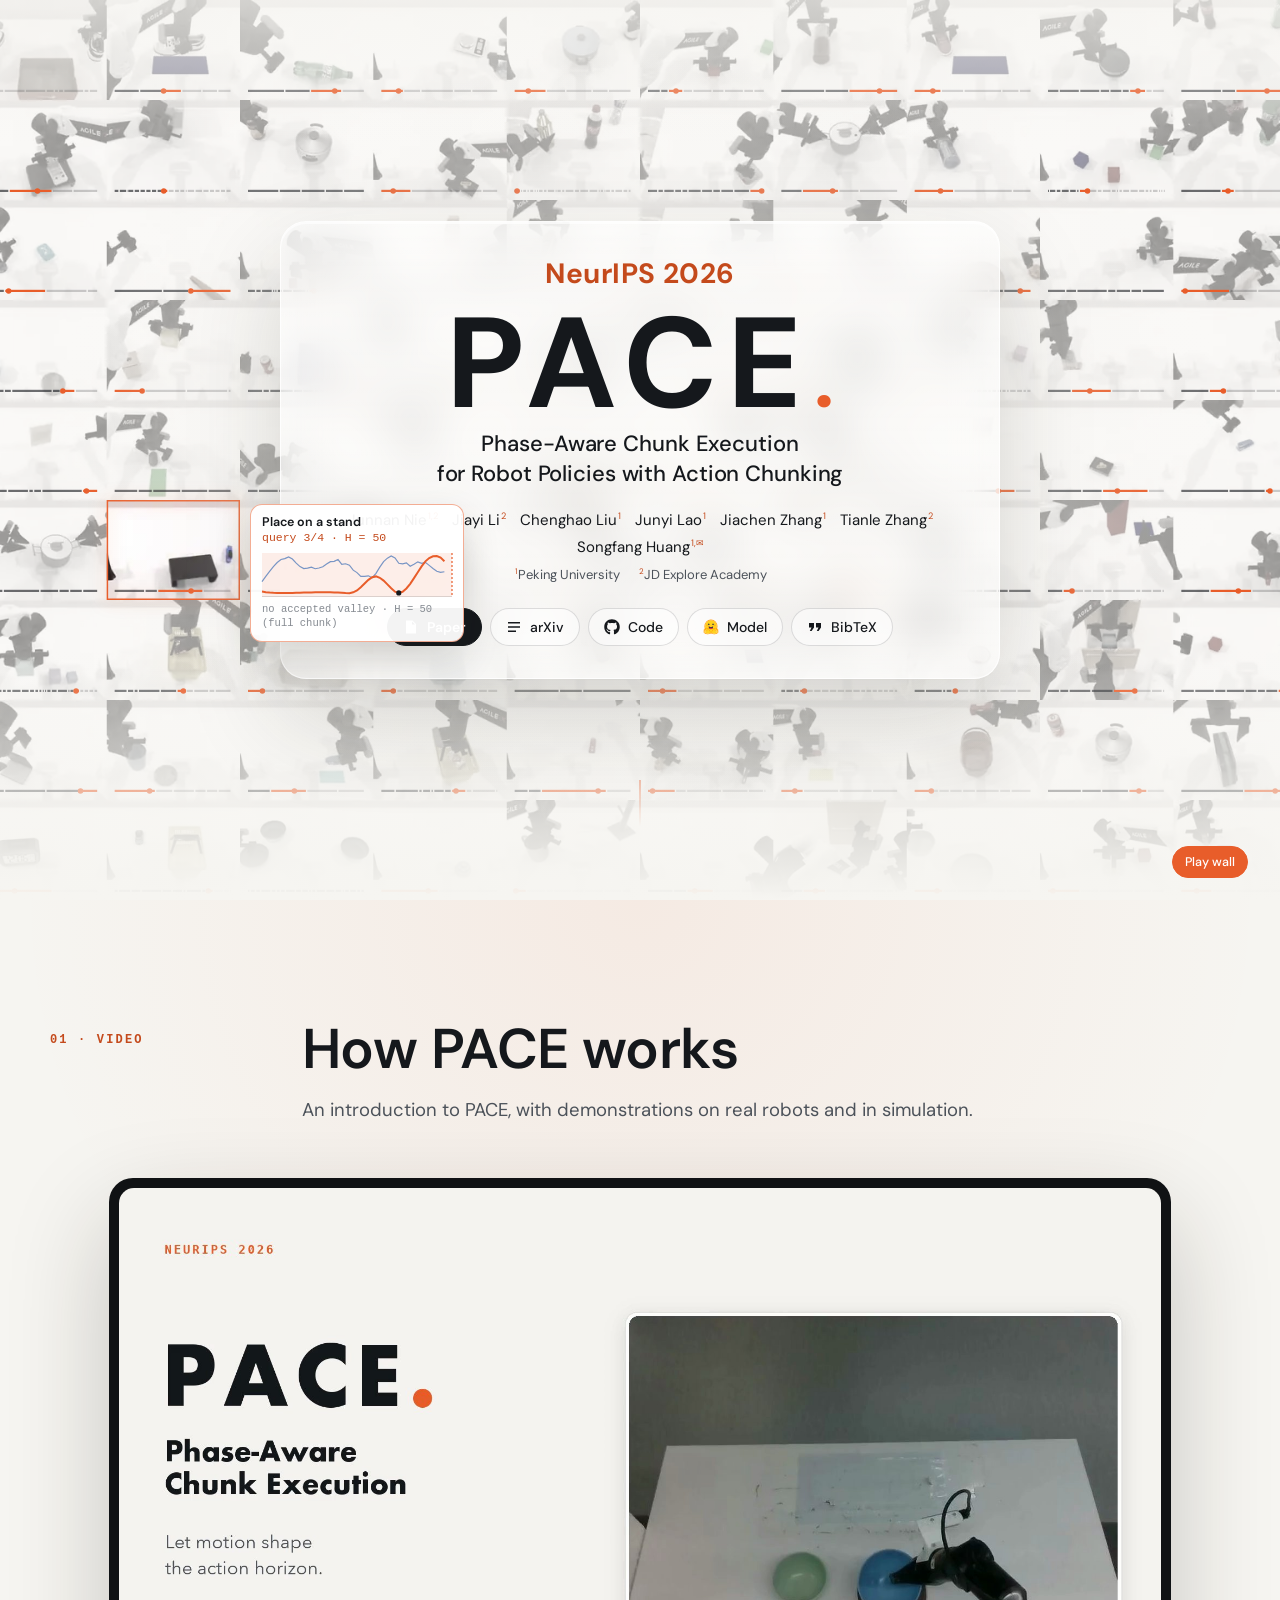
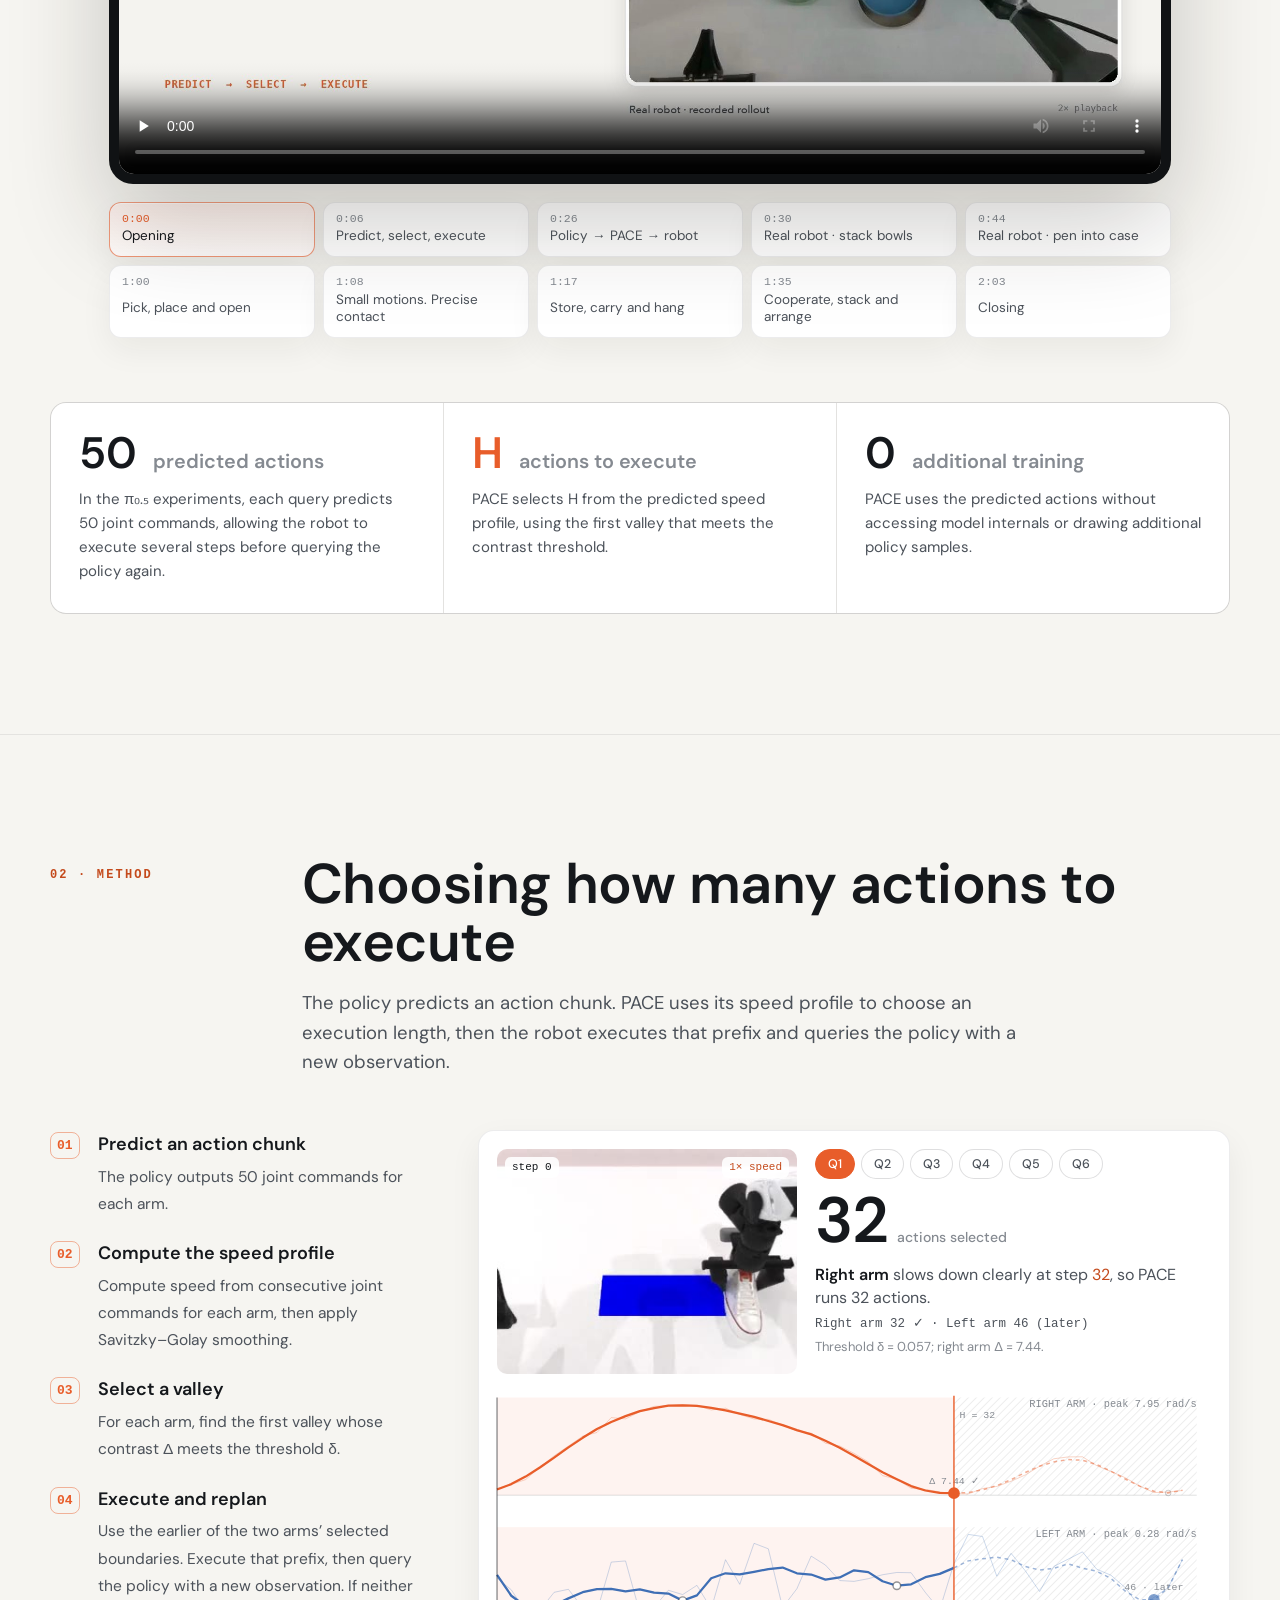
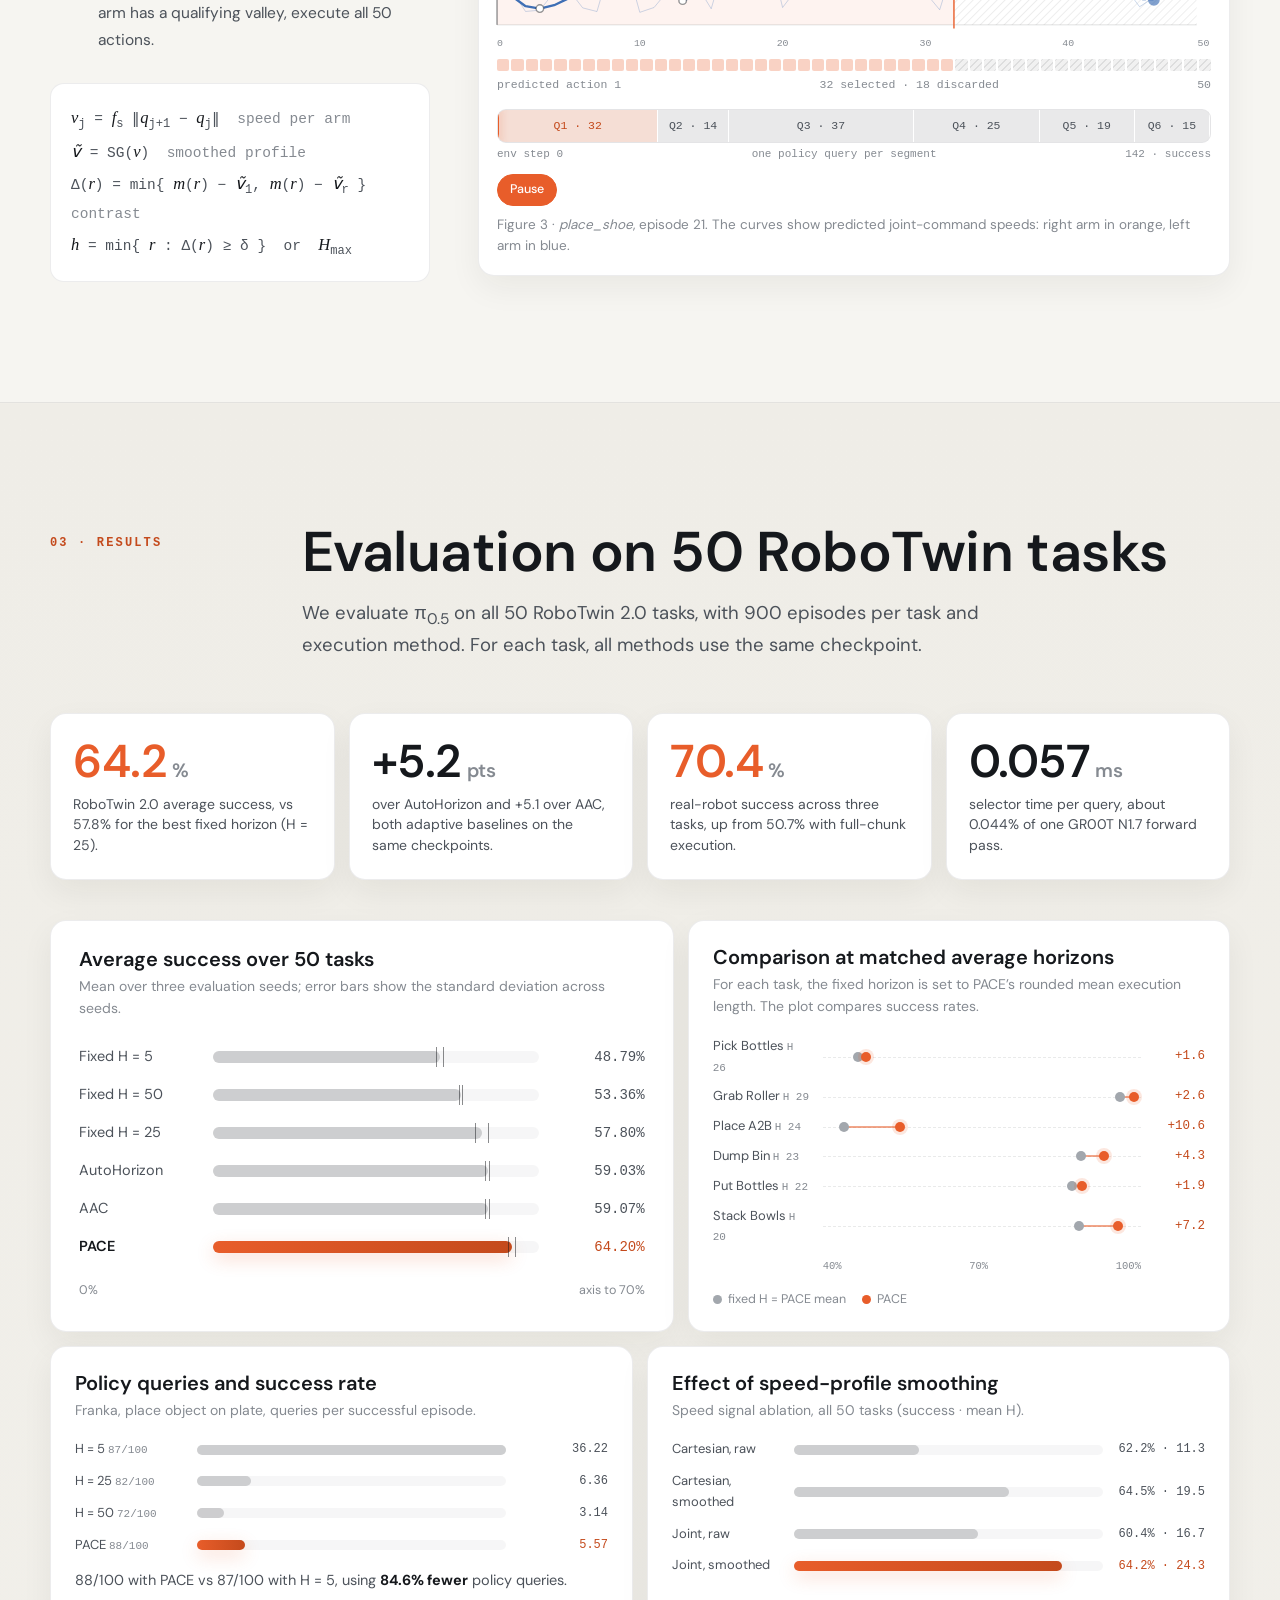
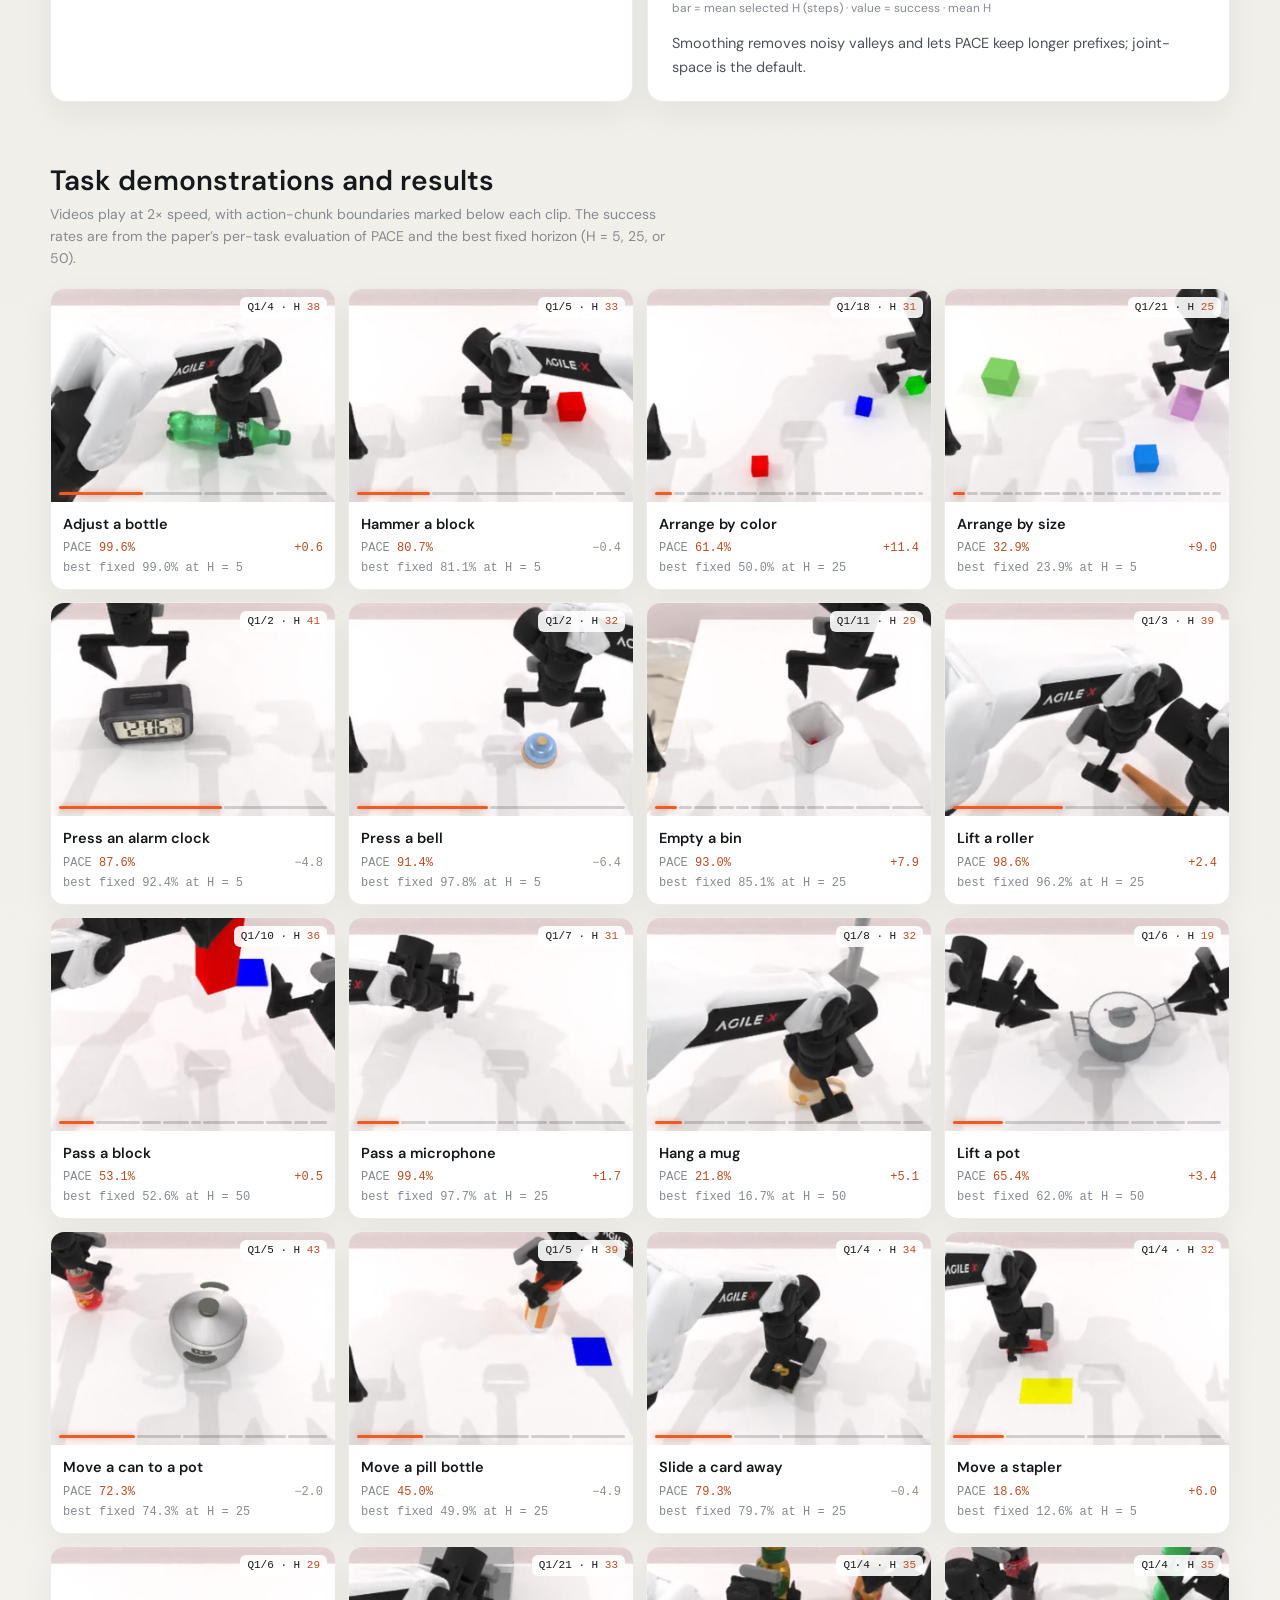
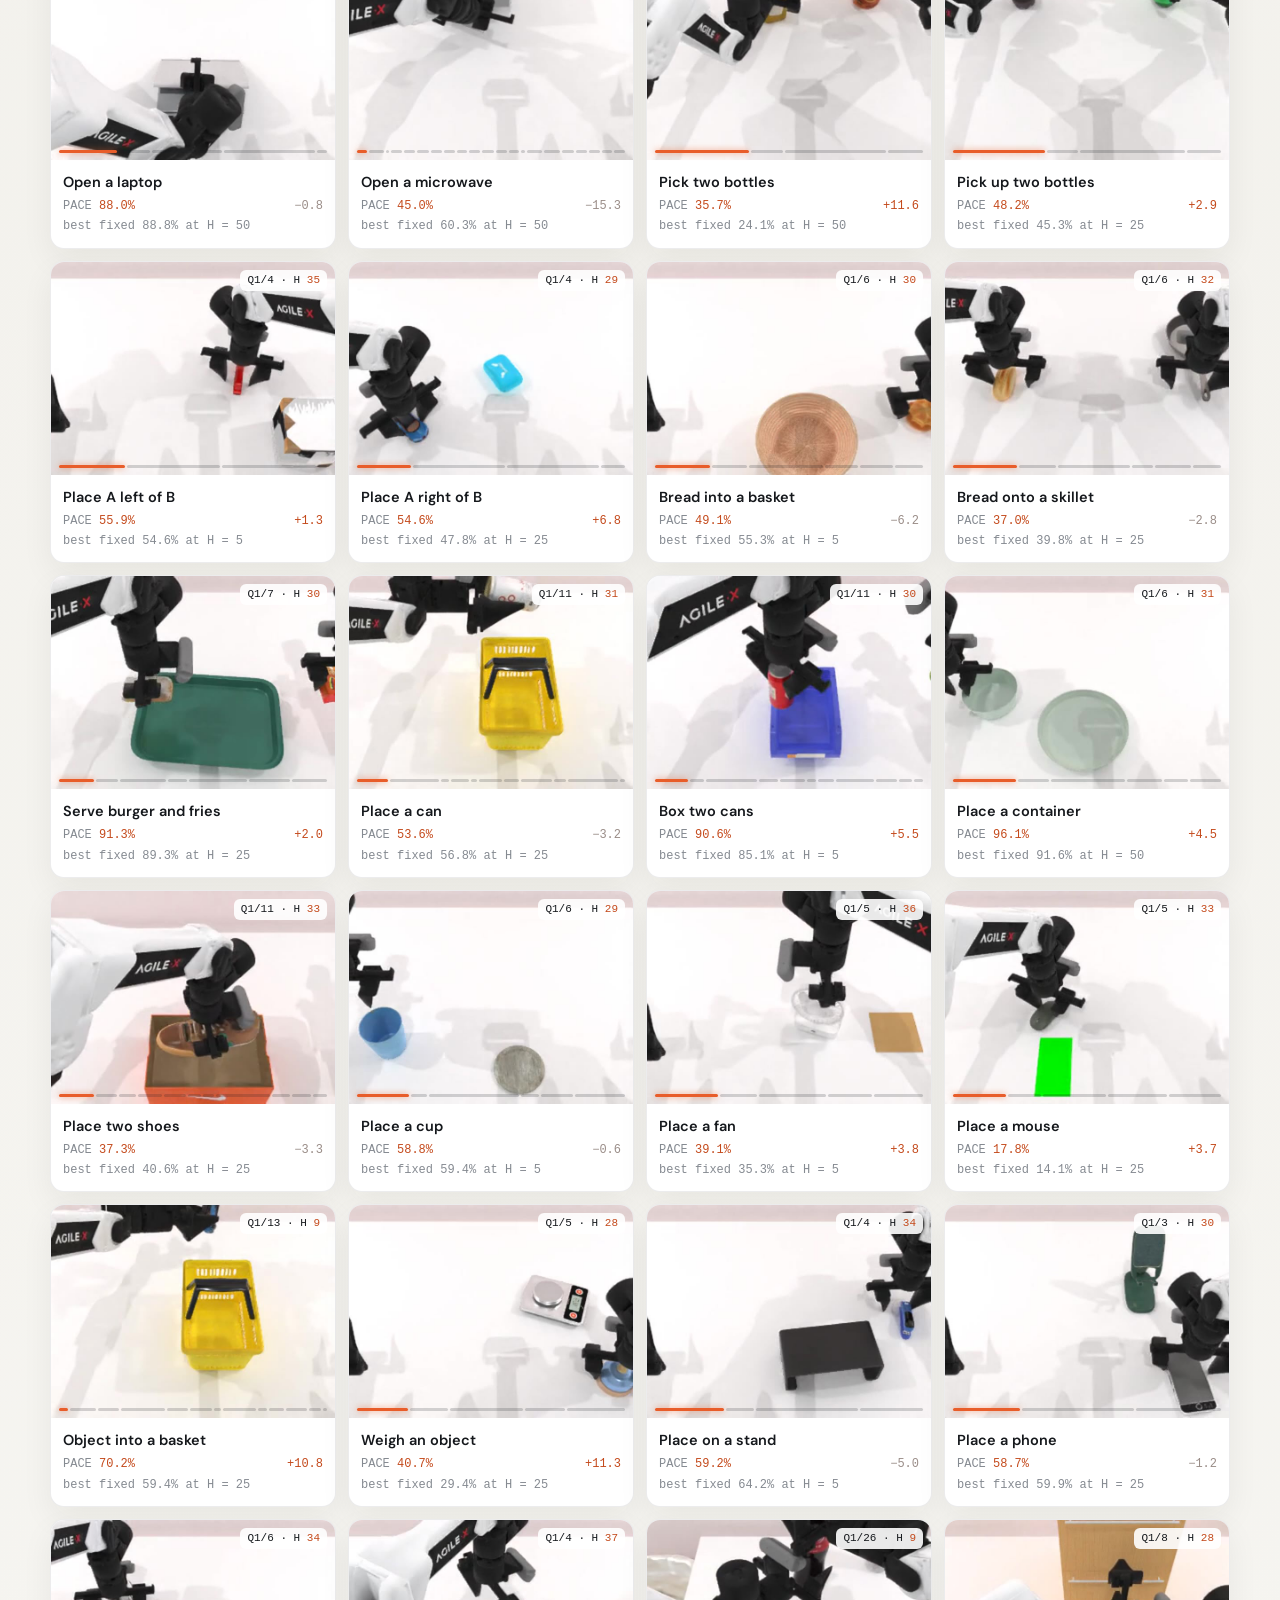
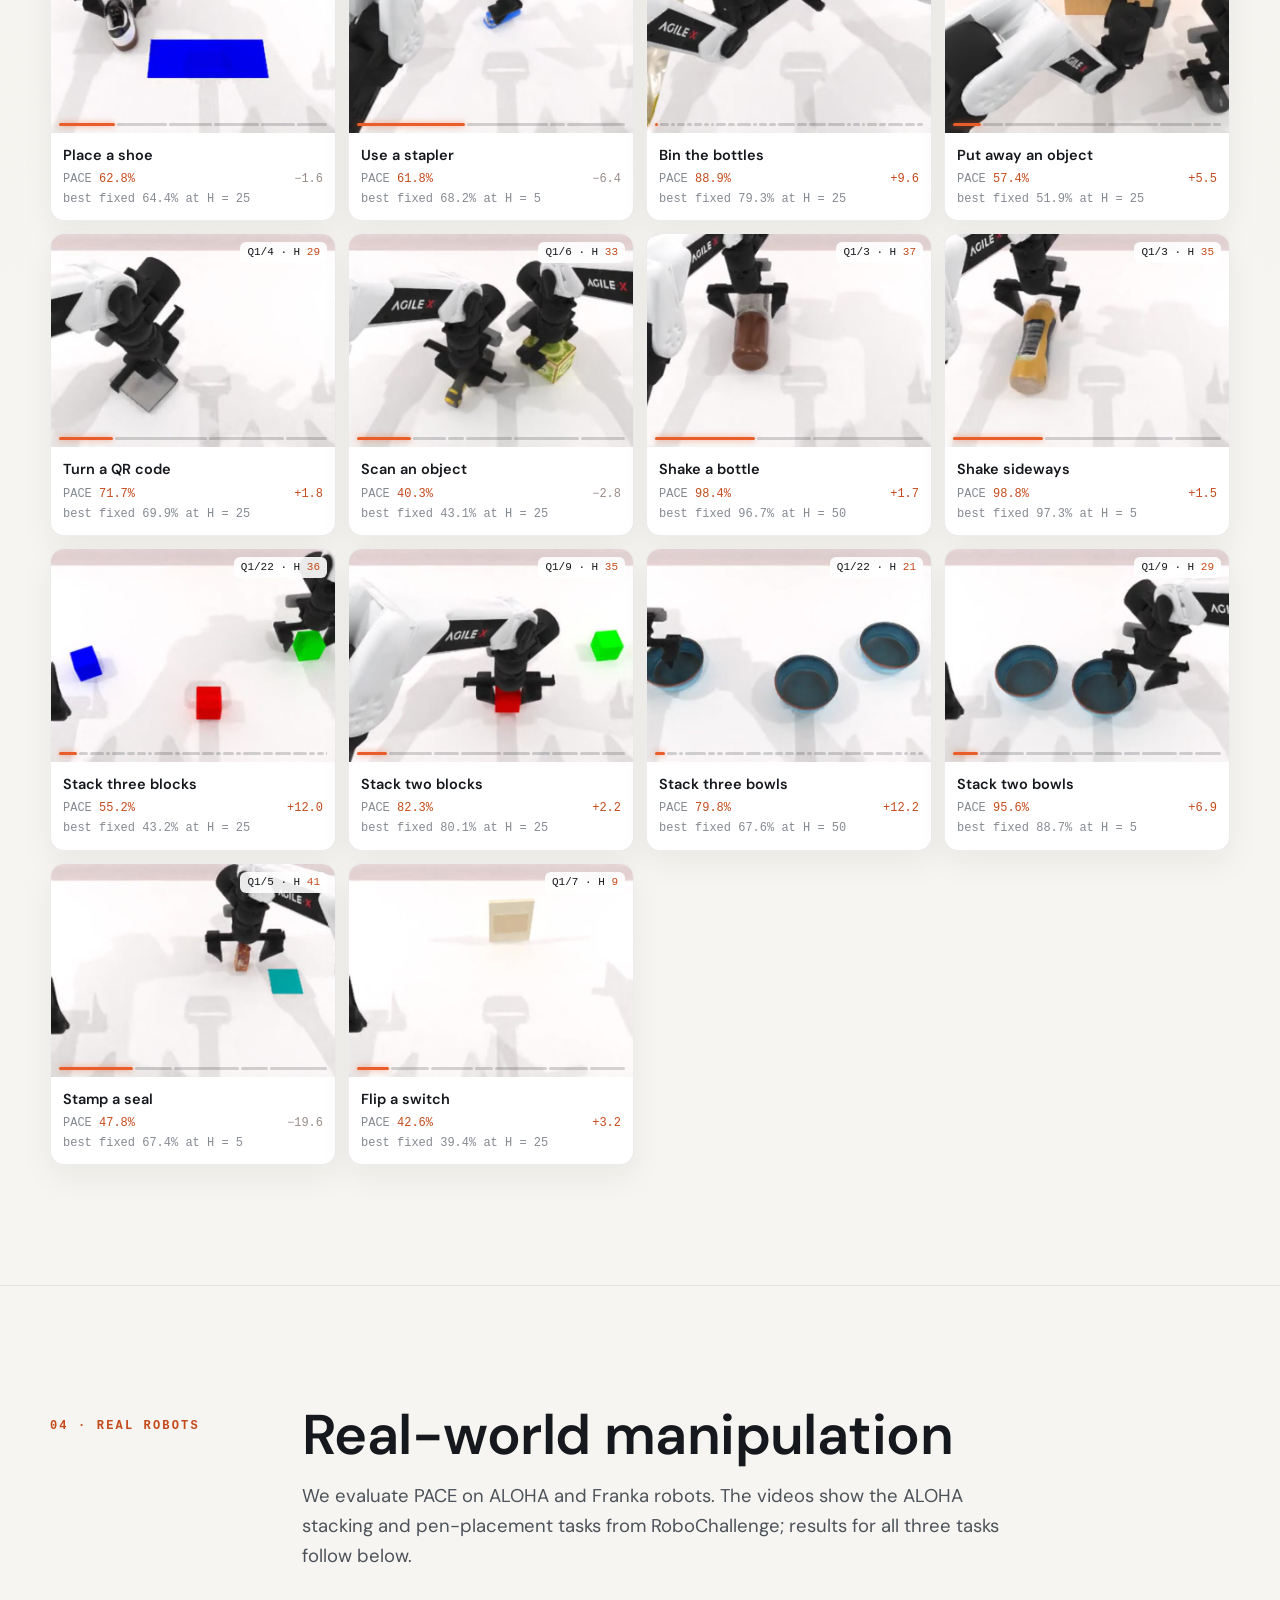
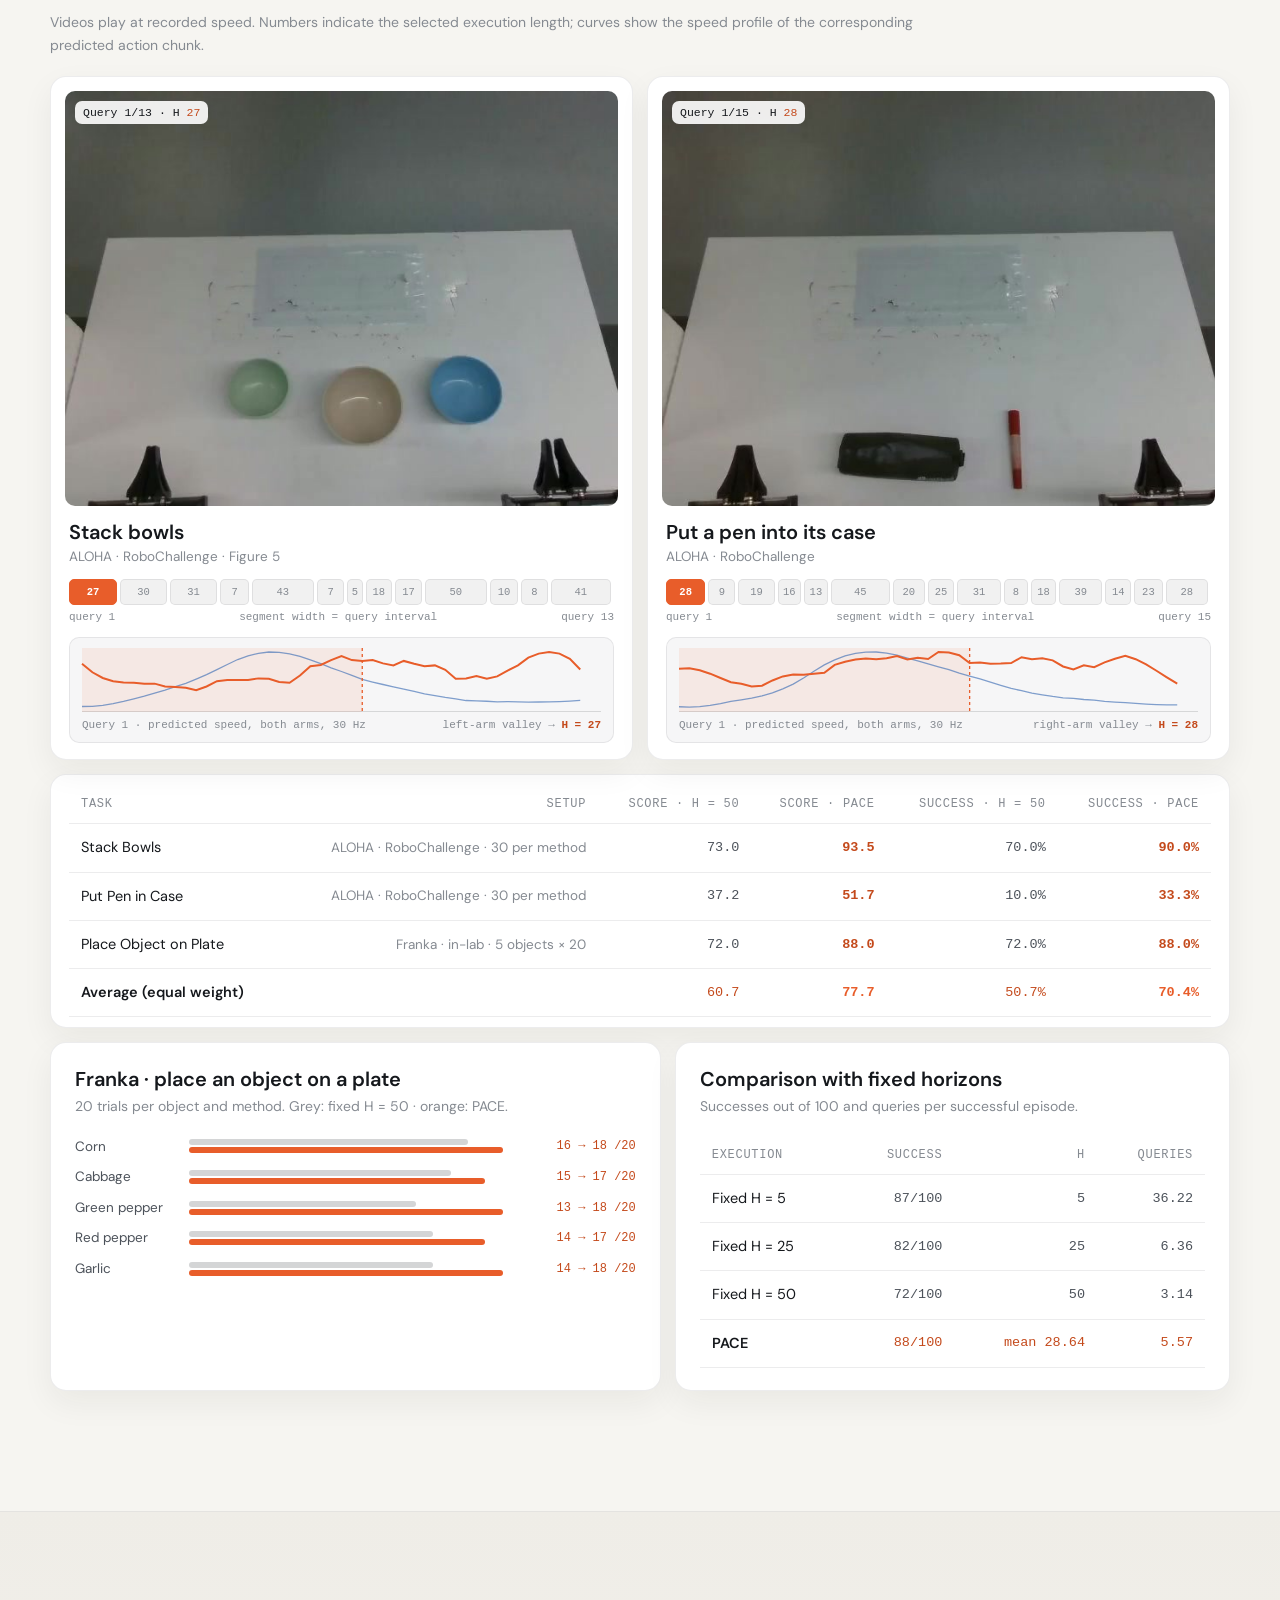
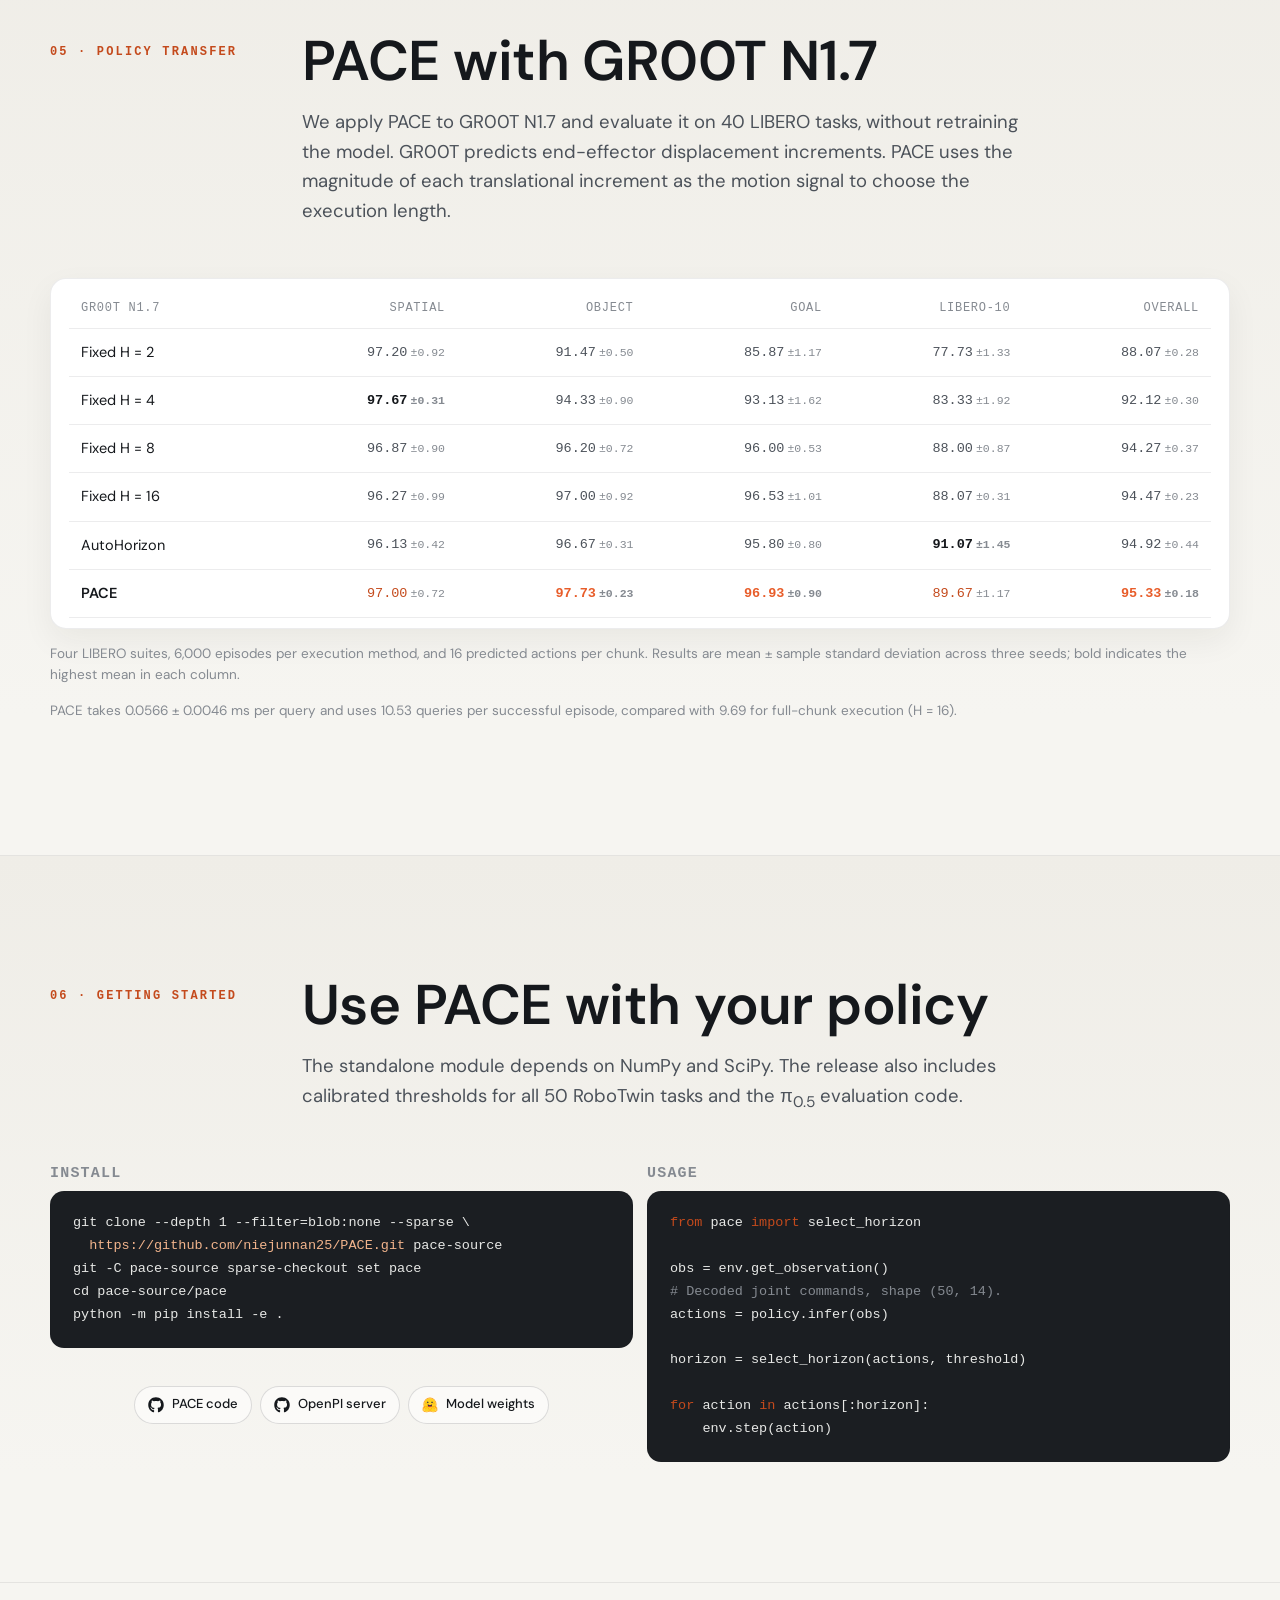
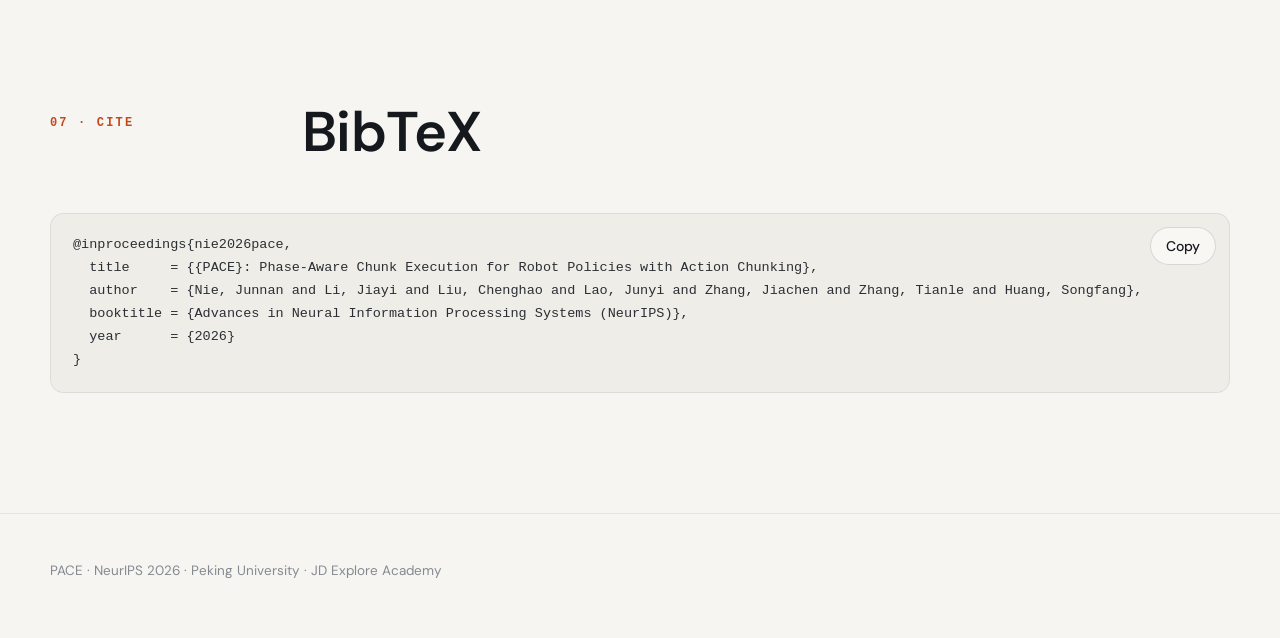
<file: index.html>
<!doctype html>
<html lang="en">
<head>
<meta charset="utf-8">
<meta name="viewport" content="width=device-width, initial-scale=1">
<title>PACE · Phase-Aware Chunk Execution · NeurIPS 2026</title>
<meta name="description" content="PACE selects how many predicted actions to execute before the next policy query. No policy retraining; evaluated on RoboTwin, real robots, and GR00T N1.7 on LIBERO.">
<meta property="og:title" content="PACE: Phase-Aware Chunk Execution for Robot Policies with Action Chunking">
<meta property="og:description" content="PACE selects how many predicted actions to execute before the next policy query. No policy retraining; evaluated on RoboTwin, real robots, and GR00T N1.7 on LIBERO.">
<meta property="og:image" content="https://niejunnan25.github.io/pace-project/assets/media/wall/wall-12x9.jpg">
<meta property="og:url" content="https://niejunnan25.github.io/pace-project/">
<meta property="og:type" content="website">
<link rel="canonical" href="https://niejunnan25.github.io/pace-project/">
<meta name="twitter:card" content="summary_large_image">
<meta name="theme-color" content="#f6f5f1">
<link rel="icon" href="assets/favicon.svg">
<link rel="preload" as="image" href="assets/media/wall/wall-12x9.webp" type="image/webp" fetchpriority="high">
<link rel="stylesheet" href="style.css?v=14923417d0bc">
</head>
<body>

<header class="topnav" id="topnav">
  <a class="brand" href="#top">PACE<span>.</span></a>
  <nav aria-label="Sections">
    <a href="#film">Film</a><a href="#rule">Method</a><a href="#results">Results</a><a href="#robots">Real robots</a><a href="#policies">Policy transfer</a><a href="#use">Get started</a><a href="#cite">Cite</a>
  </nav>
</header>

<section class="hero" id="top" aria-label="PACE">
  <video class="wall" id="wall" muted loop playsinline preload="none" poster="assets/media/wall/wall-12x9.webp" aria-hidden="true">
    <source src="assets/media/wall/wall-12x9.mp4" type="video/mp4">
  </video>
  <canvas class="tint" id="tint" aria-hidden="true"></canvas>
  <canvas class="strips" id="strips" aria-hidden="true"></canvas>
  <div class="veil"></div>
  <div class="spot" id="spot" aria-hidden="true"><b></b><span class="q"></span><svg viewBox="0 0 192 44" preserveAspectRatio="none"><rect class="ex" x="0" y="0" width="0" height="44"/><line class="base" x1="0" x2="192" y1="43.5" y2="43.5"/><path class="other"/><path class="trig"/><line class="cut" x1="0" x2="0" y1="0" y2="44"/><circle class="dot" r="2.6" cx="0" cy="44"/></svg><span class="note"></span></div>

  <div class="hero-card">
    <div class="kicker">NeurIPS 2026</div>
    <h1 class="wordmark" aria-label="PACE">PACE<span class="dot">.</span></h1>
    <p class="fulltitle">Phase-Aware Chunk Execution<br>for Robot Policies with Action Chunking</p>
    <div class="authors" id="authors"><span class="author">Junnan Nie<sup>1,2</sup></span><span class="author">Jiayi Li<sup>2</sup></span><span class="author">Chenghao Liu<sup>1</sup></span><span class="author">Junyi Lao<sup>1</sup></span><span class="author">Jiachen Zhang<sup>1</sup></span><span class="author">Tianle Zhang<sup>2</sup></span><span class="author">Songfang Huang<sup>1,✉</sup></span></div>
    <div class="affs" id="affs"><span class="aff"><sup>1</sup>Peking University</span><span class="aff"><sup>2</sup>JD Explore Academy</span></div>
    <div class="links">
      <a class="btn primary" href="assets/paper/PACE.pdf"><svg viewBox="0 0 16 16" aria-hidden="true"><path d="M3 1.5h6.5L13 5v9.5H3zM9 2.5V5.5h3"/></svg>Paper</a>
      <a class="btn" href="https://arxiv.org/abs/2606.00537"><svg viewBox="0 0 16 16" aria-hidden="true"><path d="M2 3h12v1.6H2zM2 7.2h12v1.6H2zM2 11.4h8v1.6H2z"/></svg>arXiv</a>
      <a class="btn" href="https://github.com/niejunnan25/PACE"><svg viewBox="0 0 496 512" aria-hidden="true"><!-- Font Awesome Free 6.7.2 · github · CC BY 4.0 --><path d="M244.8 8C106.1 8 0 113.3 0 252c0 110.9 69.8 205.8 169.5 239.2 12.8 2.3 17.3-5.6 17.3-12.1 0-6.2-.3-40.4-.3-61.4 0 0-70 15-84.7-29.8 0 0-11.4-29.1-27.8-36.6 0 0-22.9-15.7 1.6-15.4 0 0 24.9 2 38.6 25.8 21.9 38.6 58.6 27.5 72.9 20.9 2.3-16 8.8-27.1 16-33.7-55.9-6.2-112.3-14.3-112.3-110.5 0-27.5 7.6-41.3 23.6-58.9-2.6-6.5-11.1-33.3 2.6-67.9 20.9-6.5 69 27 69 27 20-5.6 41.5-8.5 62.8-8.5s42.8 2.9 62.8 8.5c0 0 48.1-33.6 69-27 13.7 34.7 5.2 61.4 2.6 67.9 16 17.7 25.8 31.5 25.8 58.9 0 96.5-58.9 104.2-114.8 110.5 9.2 7.9 17 22.9 17 46.4 0 33.7-.3 75.4-.3 83.6 0 6.5 4.6 14.4 17.3 12.1C428.2 457.8 496 362.9 496 252 496 113.3 383.5 8 244.8 8z"/></svg>Code</a>
      <a class="btn" href="https://huggingface.co/niejunnan25/pi05-robotwin"><img src="assets/icons/huggingface.svg" alt="" width="16" height="16">Model</a>
      <a class="btn" href="#cite"><svg viewBox="0 0 16 16" aria-hidden="true"><path d="M2 4h5v4.5L4.6 12H2.8l1.7-3.5H2zm7 0h5v4.5L11.6 12H9.8l1.7-3.5H9z"/></svg>BibTeX</a>
    </div>
  </div>

  <div class="scroll-cue" aria-hidden="true"></div>
  <div class="hero-foot">
    <div class="ctrl">
      <button class="chip" id="toggleWall" type="button" aria-pressed="false">Pause wall</button>
    </div>
  </div>
</section>

<script>
/* Keep first-screen playback independent of the visualization data. */
(function () {
  const hero = document.getElementById('top');
  const wall = document.getElementById('wall');
  const button = document.getElementById('toggleWall');
  const motion = window.matchMedia('(prefers-reduced-motion: reduce)');
  let visible = true;
  let painted = false;
  let userChoice = null;
  const wantsPlayback = () => userChoice === null ? !motion.matches : userChoice;
  function label() {
    const paused = !wantsPlayback() || wall.paused;
    button.textContent = paused ? 'Play wall' : 'Pause wall';
    button.setAttribute('aria-pressed', String(paused));
  }
  function sync() {
    if (painted && visible && !document.hidden && wantsPlayback()) {
      wall.play().then(label).catch(label);
    } else {
      wall.pause();
      label();
    }
  }
  button.addEventListener('click', () => {
    painted = true;
    // A second click can cancel playback even while the first request buffers.
    userChoice = !(wantsPlayback() && !wall.paused);
    sync();
  });
  wall.addEventListener('play', label);
  wall.addEventListener('pause', label);
  motion.addEventListener('change', sync);
  document.addEventListener('visibilitychange', sync);
  if ('IntersectionObserver' in window) {
    new IntersectionObserver((entries) => {
      visible = entries[0].isIntersecting;
      sync();
    }, { threshold: 0.02 }).observe(hero);
  }
  window.PACEFirstPaint = new Promise((resolve) => {
    if (performance.getEntriesByType('paint').some((e) => e.name === 'first-contentful-paint')) { resolve(); return; }
    if (window.PerformanceObserver && PerformanceObserver.supportedEntryTypes?.includes('paint')) {
      const observer = new PerformanceObserver((list) => {
        if (list.getEntries().some((e) => e.name === 'first-contentful-paint')) { observer.disconnect(); resolve(); }
      });
      observer.observe({ type: 'paint', buffered: true });
    } else requestAnimationFrame(() => requestAnimationFrame(resolve));
  });
  window.PACEFirstPaint.then(() => { painted = true; sync(); });
})();
</script>

<!-- BEGIN GENERATED HERO -->
<script>
window.PACE_HERO = {"wall":{"file":"assets/media/wall/wall-12x9.mp4","poster":"assets/media/wall/wall-12x9.webp","cols":12,"rows":9,"tile":[160,120],"seconds":30,"speed":2,"fps_source":10,"tiles":[{"i":0,"col":0,"row":0,"task":"place_container_plate","label":"Place a container","steps":126,"query_steps":[0,30,80,98,112],"H":[30,50,18,14,37],"offset":0.17,"period":13.7,"key":"e060"},{"i":1,"col":1,"row":0,"task":"place_dual_shoes","label":"Place two shoes","steps":226,"query_steps":[0,34,45,86,126,142,150,160,199,209],"H":[34,11,41,40,16,8,10,39,10,18],"offset":2.66,"period":23.7,"key":"e062"},{"i":2,"col":2,"row":0,"task":"place_shoe","label":"Place a shoe","steps":156,"query_steps":[0,34,64,90,117,138],"H":[34,30,26,27,21,50],"offset":6.56,"period":16.7,"key":"e080"},{"i":3,"col":3,"row":0,"task":"adjust_bottle","label":"Adjust a bottle","steps":119,"query_steps":[0,38,64,96],"H":[38,26,32,37],"offset":8.89,"period":13.0,"key":"e002"},{"i":4,"col":4,"row":0,"task":"place_object_scale","label":"Weigh an object","steps":143,"query_steps":[0,28,49,89,111],"H":[28,21,40,22,50],"offset":2.14,"period":15.4,"key":"e072"},{"i":5,"col":5,"row":0,"task":"move_can_pot","label":"Move a can to a pot","steps":138,"query_steps":[0,38,61,92,111],"H":[38,23,31,19,50],"offset":1.68,"period":14.9,"key":"e027"},{"i":6,"col":6,"row":0,"task":"stack_blocks_two","label":"Stack two blocks","steps":302,"query_steps":[0,34,54,92,117,167,198,248,274],"H":[34,20,38,25,50,31,50,26,50],"offset":7.26,"period":31.3,"key":"e099"},{"i":7,"col":7,"row":0,"task":"shake_bottle","label":"Shake a bottle","steps":98,"query_steps":[0,37,57],"H":[37,20,50],"offset":8.26,"period":10.9,"key":"e093"},{"i":8,"col":8,"row":0,"task":"place_shoe","label":"Place a shoe","steps":155,"query_steps":[0,36,66,116,139],"H":[36,30,50,23,50],"offset":2.45,"period":16.6,"key":"e079"},{"i":9,"col":9,"row":0,"task":"stack_bowls_two","label":"Stack two bowls","steps":287,"query_steps":[0,29,79,129,153,183,201,241,257],"H":[29,50,50,24,30,18,40,16,50],"offset":22.07,"period":29.8,"key":"e102"},{"i":10,"col":10,"row":0,"task":"pick_dual_bottles","label":"Pick up two bottles","steps":100,"query_steps":[0,35,47,87],"H":[35,12,40,28],"offset":7.35,"period":11.1,"key":"e042"},{"i":11,"col":11,"row":0,"task":"put_bottles_dustbin","label":"Bin the bottles","steps":671,"query_steps":[0,35,57,70,84,94,117,167,217,226,248,277,298,348,378,428,478,496,516,523,548,572,597,604,654],"H":[35,22,13,14,10,23,50,50,9,22,29,21,50,30,50,50,18,20,7,25,24,25,7,50,50],"offset":9.31,"period":68.2,"key":"e083"},{"i":12,"col":0,"row":1,"task":"scan_object","label":"Scan an object","steps":155,"query_steps":[0,31,51,92,127],"H":[31,20,41,35,44],"offset":8.89,"period":16.6,"key":"e090"},{"i":13,"col":1,"row":1,"task":"place_object_stand","label":"Place on a stand","steps":136,"query_steps":[0,33,83,107],"H":[33,50,24,50],"offset":6.58,"period":14.7,"key":"e075"},{"i":14,"col":2,"row":1,"task":"open_microwave","label":"Open a microwave","steps":748,"query_steps":[0,33,83,91,128,165,202,238,274,309,345,385,419,453,466,516,566,608,643,678,713],"H":[33,50,8,37,37,37,36,36,35,36,40,34,34,13,50,50,42,35,35,35,42],"offset":31.31,"period":75.9,"key":"e038"},{"i":15,"col":3,"row":1,"task":"move_can_pot","label":"Move a can to a pot","steps":155,"query_steps":[0,42,71,103,127],"H":[42,29,32,24,50],"offset":16.54,"period":16.6,"key":"e026"},{"i":16,"col":4,"row":1,"task":"move_playingcard_away","label":"Slide a card away","steps":119,"query_steps":[0,31,81,103],"H":[31,50,22,50],"offset":1.21,"period":13.0,"key":"e032"},{"i":17,"col":5,"row":1,"task":"put_bottles_dustbin","label":"Bin the bottles","steps":639,"query_steps":[0,9,35,47,70,85,109,122,133,160,181,223,233,259,278,328,358,408,458,469,489,498,527,549,593,621],"H":[9,26,12,23,15,24,13,11,27,21,42,10,26,19,50,30,50,50,11,20,9,29,22,44,28,50],"offset":1.32,"period":65.0,"key":"e084"},{"i":18,"col":6,"row":1,"task":"dump_bin_bigbin","label":"Empty a bin","steps":323,"query_steps":[0,29,45,75,95,112,149,180,202,238,282],"H":[29,16,30,20,17,37,31,22,36,44,50],"offset":31.39,"period":33.4,"key":"e015"},{"i":19,"col":7,"row":1,"task":"lift_pot","label":"Lift a pot","steps":103,"query_steps":[0,19,51,69],"H":[19,32,18,41],"offset":4.59,"period":11.4,"key":"e024"},{"i":20,"col":8,"row":1,"task":"shake_bottle","label":"Shake a bottle","steps":100,"query_steps":[0,34,84],"H":[34,50,50],"offset":2.2,"period":11.1,"key":"e092"},{"i":21,"col":9,"row":1,"task":"stack_blocks_three","label":"Stack three blocks","steps":466,"query_steps":[0,8,35,55,88,116,127,163,198,218,254,274,284,299,328,362,388,404,417,441,450,460],"H":[8,27,20,33,28,11,36,35,20,36,20,10,15,29,34,26,16,13,24,9,10,29],"offset":15.76,"period":47.7,"key":"e097"},{"i":22,"col":10,"row":1,"task":"pick_dual_bottles","label":"Pick up two bottles","steps":98,"query_steps":[0,34,45,85],"H":[34,11,40,24],"offset":3.98,"period":10.9,"key":"e043"},{"i":23,"col":11,"row":1,"task":"place_object_scale","label":"Weigh an object","steps":140,"query_steps":[0,32,60,93,109],"H":[32,28,33,16,50],"offset":14.42,"period":15.1,"key":"e073"},{"i":24,"col":0,"row":2,"task":"move_pillbottle_pad","label":"Move a pill bottle","steps":147,"query_steps":[0,40,90,115],"H":[40,50,25,50],"offset":3.32,"period":15.8,"key":"e029"},{"i":25,"col":1,"row":2,"task":"place_a2b_right","label":"Place A right of B","steps":142,"query_steps":[0,29,79,129],"H":[29,50,50,50],"offset":3.32,"period":15.3,"key":"e046"},{"i":26,"col":2,"row":2,"task":"grab_roller","label":"Lift a roller","steps":94,"query_steps":[0,39,60],"H":[39,21,41],"offset":6.14,"period":10.5,"key":"e016"},{"i":27,"col":3,"row":2,"task":"blocks_ranking_rgb","label":"Arrange by color","steps":433,"query_steps":[0,31,52,93,101,110,130,167,217,227,252,272,308,325,347,386,402,424],"H":[31,21,41,8,9,20,37,50,10,25,20,36,17,22,39,16,22,43],"offset":24.3,"period":44.4,"key":"e006"},{"i":28,"col":4,"row":2,"task":"place_phone_stand","label":"Place a phone","steps":118,"query_steps":[0,30,80],"H":[30,50,50],"offset":12.3,"period":12.9,"key":"e077"},{"i":29,"col":5,"row":2,"task":"shake_bottle_horizontally","label":"Shake sideways","steps":103,"query_steps":[0,35,85],"H":[35,50,25],"offset":9.56,"period":11.4,"key":"e094"},{"i":30,"col":6,"row":2,"task":"dump_bin_bigbin","label":"Empty a bin","steps":286,"query_steps":[0,33,83,104,117,155,187,207,243],"H":[33,50,21,13,38,32,20,36,43],"offset":10.56,"period":29.7,"key":"e014"},{"i":31,"col":7,"row":2,"task":"place_fan","label":"Place a fan","steps":149,"query_steps":[0,35,54,91,120],"H":[35,19,37,29,50],"offset":3.26,"period":16.0,"key":"e066"},{"i":32,"col":8,"row":2,"task":"place_bread_basket","label":"Bread into a basket","steps":140,"query_steps":[0,30,49,89,107,125],"H":[30,19,40,18,18,41],"offset":12.63,"period":15.1,"key":"e048"},{"i":33,"col":9,"row":2,"task":"handover_mic","label":"Pass a microphone","steps":191,"query_steps":[0,30,48,98,112,136,154],"H":[30,18,50,14,24,18,50],"offset":19.98,"period":20.2,"key":"e021"},{"i":34,"col":10,"row":2,"task":"grab_roller","label":"Lift a roller","steps":93,"query_steps":[0,39,61],"H":[39,22,38],"offset":0.32,"period":10.4,"key":"e017"},{"i":35,"col":11,"row":2,"task":"stack_bowls_three","label":"Stack three bowls","steps":464,"query_steps":[0,21,41,49,92,106,119,159,189,210,225,245,262,274,298,329,362,384,418,434,442,454],"H":[21,20,8,43,14,13,40,30,21,15,20,17,12,24,31,33,22,34,16,8,12,35],"offset":34.91,"period":47.5,"key":"e100"},{"i":36,"col":0,"row":3,"task":"place_fan","label":"Place a fan","steps":149,"query_steps":[0,37,66,93,121],"H":[37,29,27,28,50],"offset":13.89,"period":16.0,"key":"e067"},{"i":37,"col":1,"row":3,"task":"place_empty_cup","label":"Place a cup","steps":144,"query_steps":[0,29,38,88,98,116],"H":[29,9,50,10,18,50],"offset":10.09,"period":15.5,"key":"e063"},{"i":38,"col":2,"row":3,"task":"place_a2b_right","label":"Place A right of B","steps":141,"query_steps":[0,37,87,137],"H":[37,50,50,50],"offset":3.32,"period":15.2,"key":"e047"},{"i":39,"col":3,"row":3,"task":"place_cans_plasticbox","label":"Box two cans","steps":226,"query_steps":[0,30,43,89,107,129,138,152,187,206,218],"H":[30,13,46,18,22,9,14,35,19,12,11],"offset":18.88,"period":23.7,"key":"e058"},{"i":40,"col":4,"row":3,"task":"stack_blocks_three","label":"Stack three blocks","steps":450,"query_steps":[0,36,54,82,90,115,132,149,157,195,205,241,264,275,296,306,343,362,395,423,434,449],"H":[36,18,28,8,25,17,17,8,38,10,36,23,11,21,10,37,19,33,28,11,15,24],"offset":33.64,"period":46.1,"key":"e096"},{"i":41,"col":5,"row":3,"task":"hanging_mug","label":"Hang a mug","steps":306,"query_steps":[0,32,82,105,151,182,232,282],"H":[32,50,23,46,31,50,50,50],"offset":6.14,"period":31.7,"key":"e023"},{"i":42,"col":6,"row":3,"task":"pick_diverse_bottles","label":"Pick two bottles","steps":98,"query_steps":[0,35,47,85],"H":[35,12,38,20],"offset":6.99,"period":10.9,"key":"e039"},{"i":43,"col":7,"row":3,"task":"adjust_bottle","label":"Adjust a bottle","steps":119,"query_steps":[0,36,86],"H":[36,50,46],"offset":2.85,"period":13.0,"key":"e000"},{"i":44,"col":8,"row":3,"task":"blocks_ranking_size","label":"Arrange by size","steps":457,"query_steps":[0,25,47,88,108,123,159,191,221,231,242,265,287,302,323,342,360,372,399,424,439],"H":[25,22,41,20,15,36,32,30,10,11,23,22,15,21,19,18,12,27,25,15,40],"offset":1.94,"period":46.8,"key":"e007"},{"i":45,"col":9,"row":3,"task":"rotate_qrcode","label":"Turn a QR code","steps":146,"query_steps":[0,30,80,115],"H":[30,50,35,50],"offset":5.28,"period":15.7,"key":"e088"},{"i":46,"col":10,"row":3,"task":"place_fan","label":"Place a fan","steps":148,"query_steps":[0,36,57,95,120],"H":[36,21,38,25,50],"offset":5.32,"period":15.9,"key":"e065"},{"i":47,"col":11,"row":3,"task":"scan_object","label":"Scan an object","steps":158,"query_steps":[0,33,53,63,91,131],"H":[33,20,10,28,40,35],"offset":6.7,"period":16.9,"key":"e089"},{"i":48,"col":0,"row":4,"task":"place_shoe","label":"Place a shoe","steps":153,"query_steps":[0,31,81,119,144],"H":[31,50,38,25,50],"offset":10.61,"period":16.4,"key":"e078"},{"i":49,"col":1,"row":4,"task":"turn_switch","label":"Flip a switch","steps":144,"query_steps":[0,10,19,33,59,65,75,125],"H":[10,9,14,26,6,10,50,50],"offset":12.96,"period":15.5,"key":"e107"},{"i":50,"col":2,"row":4,"task":"place_mouse_pad","label":"Place a mouse","steps":161,"query_steps":[0,33,53,92,129],"H":[33,20,39,37,50],"offset":16.53,"period":17.2,"key":"e068"},{"i":51,"col":3,"row":4,"task":"open_laptop","label":"Open a laptop","steps":128,"query_steps":[0,12,34,52,93],"H":[12,22,18,41,46],"offset":13.57,"period":13.9,"key":"e036"},{"i":52,"col":4,"row":4,"task":"click_bell","label":"Press a bell","steps":65,"query_steps":[0,33],"H":[33,36],"offset":7.55,"period":7.6,"key":"e012"},{"i":53,"col":5,"row":4,"task":"place_dual_shoes","label":"Place two shoes","steps":232,"query_steps":[0,33,52,68,91,111,123,134,184,201,219],"H":[33,19,16,23,20,12,11,50,17,18,50],"offset":19.19,"period":24.3,"key":"e061"},{"i":54,"col":6,"row":4,"task":"place_phone_stand","label":"Place a phone","steps":118,"query_steps":[0,30,80],"H":[30,50,50],"offset":3.95,"period":12.9,"key":"e076"},{"i":55,"col":7,"row":4,"task":"place_burger_fries","label":"Serve burger and fries","steps":212,"query_steps":[0,31,53,83,101,151,182],"H":[31,22,30,18,50,31,50],"offset":3.93,"period":22.3,"key":"e053"},{"i":56,"col":8,"row":4,"task":"turn_switch","label":"Flip a switch","steps":73,"query_steps":[0,9,20,32,37,52,63],"H":[9,11,12,5,15,11,19],"offset":5.24,"period":8.4,"key":"e106"},{"i":57,"col":9,"row":4,"task":"move_playingcard_away","label":"Slide a card away","steps":115,"query_steps":[0,34,54,99],"H":[34,20,45,50],"offset":6.88,"period":12.6,"key":"e031"},{"i":58,"col":10,"row":4,"task":"press_stapler","label":"Use a stapler","steps":90,"query_steps":[0,37,65,70],"H":[37,28,5,27],"offset":6.81,"period":10.1,"key":"e081"},{"i":59,"col":11,"row":4,"task":"blocks_ranking_rgb","label":"Arrange by color","steps":433,"query_steps":[0,21,71,85,100,120,139,167,184,217,241,265,276,287,318,338,375,399,417],"H":[21,50,14,15,20,19,28,17,33,24,24,11,11,31,20,37,24,18,24],"offset":4.15,"period":44.4,"key":"e005"},{"i":60,"col":0,"row":5,"task":"stack_bowls_two","label":"Stack two bowls","steps":295,"query_steps":[0,30,59,87,103,153,187,237,287],"H":[30,29,28,16,50,34,50,50,33],"offset":5.9,"period":30.6,"key":"e103"},{"i":61,"col":1,"row":5,"task":"lift_pot","label":"Lift a pot","steps":99,"query_steps":[0,19,50,66,75,86],"H":[19,31,16,9,11,19],"offset":10.13,"period":11.0,"key":"e025"},{"i":62,"col":2,"row":5,"task":"place_object_stand","label":"Place on a stand","steps":129,"query_steps":[0,34,48,98],"H":[34,14,50,50],"offset":8.42,"period":14.0,"key":"e074"},{"i":63,"col":3,"row":5,"task":"adjust_bottle","label":"Adjust a bottle","steps":118,"query_steps":[0,35,85],"H":[35,50,44],"offset":8.97,"period":12.9,"key":"e001"},{"i":64,"col":4,"row":5,"task":"open_laptop","label":"Open a laptop","steps":128,"query_steps":[0,29,44,66,78,123],"H":[29,15,22,12,45,50],"offset":1.33,"period":13.9,"key":"e035"},{"i":65,"col":5,"row":5,"task":"handover_block","label":"Pass a block","steps":256,"query_steps":[0,36,81,100,127,137,170,198,224,239],"H":[36,45,19,27,10,33,28,26,15,50],"offset":10.66,"period":26.7,"key":"e018"},{"i":66,"col":6,"row":5,"task":"beat_block_hammer","label":"Hammer a block","steps":116,"query_steps":[0,33,51,101],"H":[33,18,50,17],"offset":11.56,"period":12.7,"key":"e003"},{"i":67,"col":7,"row":5,"task":"pick_diverse_bottles","label":"Pick two bottles","steps":97,"query_steps":[0,35,80],"H":[35,45,26],"offset":7.01,"period":10.8,"key":"e041"},{"i":68,"col":8,"row":5,"task":"handover_mic","label":"Pass a microphone","steps":190,"query_steps":[0,31,50,100,112,135,153],"H":[31,19,50,12,23,18,40],"offset":19.93,"period":20.1,"key":"e020"},{"i":69,"col":9,"row":5,"task":"handover_block","label":"Pass a block","steps":254,"query_steps":[0,34,53,79,97,124,141,191,203,227,248],"H":[34,19,26,18,27,17,50,12,24,21,24],"offset":5.22,"period":26.5,"key":"e019"},{"i":70,"col":10,"row":5,"task":"place_a2b_left","label":"Place A left of B","steps":140,"query_steps":[0,35,85,135],"H":[35,50,50,50],"offset":6.87,"period":15.1,"key":"e044"},{"i":71,"col":11,"row":5,"task":"place_burger_fries","label":"Serve burger and fries","steps":219,"query_steps":[0,30,49,88,104,154,189],"H":[30,19,39,16,50,35,50],"offset":18.41,"period":23.0,"key":"e052"},{"i":72,"col":0,"row":6,"task":"shake_bottle","label":"Shake a bottle","steps":100,"query_steps":[0,39,89],"H":[39,50,50],"offset":4.94,"period":11.1,"key":"e091"},{"i":73,"col":1,"row":6,"task":"blocks_ranking_size","label":"Arrange by size","steps":462,"query_steps":[0,15,44,53,73,85,102,122,160,192,213,229,242,251,260,278,302,343,351,369,390,407,426,446],"H":[15,29,9,20,12,17,20,38,32,21,16,13,9,9,18,24,41,8,18,21,17,19,20,44],"offset":37.32,"period":47.3,"key":"e008"},{"i":74,"col":2,"row":6,"task":"place_object_basket","label":"Object into a basket","steps":246,"query_steps":[0,28,42,51,97,132,151,167,199,212],"H":[28,14,9,46,35,19,16,32,13,40],"offset":14.44,"period":25.7,"key":"e071"},{"i":75,"col":3,"row":6,"task":"place_burger_fries","label":"Serve burger and fries","steps":220,"query_steps":[0,31,51,90,105,155,189],"H":[31,20,39,15,50,34,50],"offset":2.73,"period":23.1,"key":"e054"},{"i":76,"col":4,"row":6,"task":"place_cans_plasticbox","label":"Box two cans","steps":227,"query_steps":[0,31,44,90,109,125,155,189,207],"H":[31,13,46,19,16,30,34,18,43],"offset":2.35,"period":23.8,"key":"e057"},{"i":77,"col":5,"row":6,"task":"shake_bottle_horizontally","label":"Shake sideways","steps":106,"query_steps":[0,41,62],"H":[41,21,50],"offset":11.5,"period":11.7,"key":"e095"},{"i":78,"col":6,"row":6,"task":"move_pillbottle_pad","label":"Move a pill bottle","steps":153,"query_steps":[0,39,59,99,122],"H":[39,20,40,23,50],"offset":1.96,"period":16.4,"key":"e030"},{"i":79,"col":7,"row":6,"task":"open_microwave","label":"Open a microwave","steps":749,"query_steps":[0,33,83,121,160,210,260,310,360,410,460,510,544,583,619,655,689,724],"H":[33,50,38,39,50,50,50,50,50,50,50,34,39,36,36,34,35,32],"offset":14.75,"period":76.0,"key":"e037"},{"i":80,"col":8,"row":6,"task":"dump_bin_bigbin","label":"Empty a bin","steps":341,"query_steps":[0,33,83,93,111,122,160,191,210,249,299],"H":[33,50,10,18,11,38,31,19,39,50,50],"offset":11.8,"period":35.2,"key":"e013"},{"i":81,"col":9,"row":6,"task":"put_object_cabinet","label":"Put away an object","steps":265,"query_steps":[0,28,49,99,149,199,235,260],"H":[28,21,50,50,50,36,25,50],"offset":19.69,"period":27.6,"key":"e086"},{"i":82,"col":10,"row":6,"task":"stack_blocks_two","label":"Stack two blocks","steps":294,"query_steps":[0,35,85,114,161,192,213,244,267],"H":[35,50,29,47,31,21,31,23,50],"offset":26.05,"period":30.5,"key":"e098"},{"i":83,"col":11,"row":6,"task":"place_a2b_left","label":"Place A left of B","steps":140,"query_steps":[0,32,82,132],"H":[32,50,50,50],"offset":7.18,"period":15.1,"key":"e045"},{"i":84,"col":0,"row":7,"task":"place_bread_skillet","label":"Bread onto a skillet","steps":130,"query_steps":[0,32,51,87,98,116],"H":[32,19,36,11,18,20],"offset":7.02,"period":14.1,"key":"e050"},{"i":85,"col":1,"row":7,"task":"rotate_qrcode","label":"Turn a QR code","steps":142,"query_steps":[0,29,79,120],"H":[29,50,41,50],"offset":12.06,"period":15.3,"key":"e087"},{"i":86,"col":2,"row":7,"task":"place_empty_cup","label":"Place a cup","steps":141,"query_steps":[0,50,71,97,111,125],"H":[50,21,26,14,14,37],"offset":4.23,"period":15.2,"key":"e064"},{"i":87,"col":3,"row":7,"task":"move_stapler_pad","label":"Move a stapler","steps":162,"query_steps":[0,32,82,125],"H":[32,50,43,50],"offset":6.44,"period":17.3,"key":"e033"},{"i":88,"col":4,"row":7,"task":"place_can_basket","label":"Place a can","steps":250,"query_steps":[0,31,81,89,107,113,136,151,182,195,245],"H":[31,50,8,18,6,23,15,31,13,50,11],"offset":15.99,"period":26.1,"key":"e055"},{"i":89,"col":5,"row":7,"task":"press_stapler","label":"Use a stapler","steps":90,"query_steps":[0,11,21,71],"H":[11,10,50,29],"offset":6.43,"period":10.1,"key":"e082"},{"i":90,"col":6,"row":7,"task":"place_bread_skillet","label":"Bread onto a skillet","steps":129,"query_steps":[0,31,43,82,111,128],"H":[31,12,39,29,17,50],"offset":0.53,"period":14.0,"key":"e051"},{"i":91,"col":7,"row":7,"task":"move_stapler_pad","label":"Move a stapler","steps":165,"query_steps":[0,32,82,129],"H":[32,50,47,50],"offset":1.97,"period":17.6,"key":"e034"},{"i":92,"col":8,"row":7,"task":"place_can_basket","label":"Place a can","steps":247,"query_steps":[0,36,52,75,102,130,180,204],"H":[36,16,23,27,28,50,24,47],"offset":3.56,"period":25.8,"key":"e056"},{"i":93,"col":9,"row":7,"task":"move_can_pot","label":"Move a can to a pot","steps":147,"query_steps":[0,43,68,102,125],"H":[43,25,34,23,50],"offset":11.46,"period":15.8,"key":"e028"},{"i":94,"col":10,"row":7,"task":"click_alarmclock","label":"Press an alarm clock","steps":65,"query_steps":[0,35],"H":[35,37],"offset":5.27,"period":7.6,"key":"e010"},{"i":95,"col":11,"row":7,"task":"place_bread_basket","label":"Bread into a basket","steps":212,"query_steps":[0,31,81,97,112,148,179,195],"H":[31,50,16,15,36,31,16,50],"offset":21.7,"period":22.3,"key":"e049"},{"i":96,"col":0,"row":8,"task":"pick_diverse_bottles","label":"Pick two bottles","steps":93,"query_steps":[0,35,81],"H":[35,46,18],"offset":7.98,"period":10.4,"key":"e040"},{"i":97,"col":1,"row":8,"task":"click_alarmclock","label":"Press an alarm clock","steps":67,"query_steps":[0,41],"H":[41,30],"offset":1.99,"period":7.8,"key":"e009"},{"i":98,"col":2,"row":8,"task":"place_object_basket","label":"Object into a basket","steps":242,"query_steps":[0,9,35,56,99,120,142,149,181,190,205,226,238],"H":[9,26,21,43,21,22,7,32,9,15,21,12,16],"offset":19.37,"period":25.3,"key":"e070"},{"i":99,"col":3,"row":8,"task":"stack_bowls_three","label":"Stack three bowls","steps":483,"query_steps":[0,12,34,55,98,119,136,157,198,224,252,265,283,323,361,390,400,421,450,467],"H":[12,22,21,43,21,17,21,41,26,28,13,18,40,38,29,10,21,29,17,24],"offset":48.66,"period":49.4,"key":"e101"},{"i":100,"col":4,"row":8,"task":"click_bell","label":"Press a bell","steps":65,"query_steps":[0,32],"H":[32,36],"offset":2.65,"period":7.6,"key":"e011"},{"i":101,"col":5,"row":8,"task":"hanging_mug","label":"Hang a mug","steps":300,"query_steps":[0,32,82,101,148,180,230,276],"H":[32,50,19,47,32,50,46,50],"offset":0.35,"period":31.1,"key":"e022"},{"i":102,"col":6,"row":8,"task":"place_mouse_pad","label":"Place a mouse","steps":163,"query_steps":[0,36,55,92,130],"H":[36,19,37,38,50],"offset":6.53,"period":17.4,"key":"e069"},{"i":103,"col":7,"row":8,"task":"put_object_cabinet","label":"Put away an object","steps":257,"query_steps":[0,28,49,99,149,199,232,249],"H":[28,21,50,50,50,33,17,50],"offset":7.57,"period":26.8,"key":"e085"},{"i":104,"col":8,"row":8,"task":"place_container_plate","label":"Place a container","steps":126,"query_steps":[0,31,46,82,99,111],"H":[31,15,36,17,12,39],"offset":2.41,"period":13.7,"key":"e059"},{"i":105,"col":9,"row":8,"task":"beat_block_hammer","label":"Hammer a block","steps":118,"query_steps":[0,33,52,87,105],"H":[33,19,35,18,50],"offset":0.58,"period":12.9,"key":"e004"},{"i":106,"col":10,"row":8,"task":"stamp_seal","label":"Stamp a seal","steps":145,"query_steps":[0,39,69,111,129],"H":[39,30,42,18,50],"offset":1.95,"period":15.6,"key":"e105"},{"i":107,"col":11,"row":8,"task":"stamp_seal","label":"Stamp a seal","steps":145,"query_steps":[0,41,62,98,113],"H":[41,21,36,15,50],"offset":13.5,"period":15.6,"key":"e104"}]},"sim":{"e000":[[0,36,"L",75223,"9ArgBbQJ/Au2DeQN/gqoCqoI7gfaBvgFgAWUA+oDjAGDA58CiwONBbkEgwTPBK8GgQbPB9EIjQndCZELsQrFCZcI+QWfBOsBU54C3gToBfQHtgiCCNAGkgMXmwT1CKcO9gEiDAULDSQBIhcTFARKMBIwMQ89FQYiTBYVGDkeNSQMAg8FSQgzDgtyKiIkAA0bJS8="],[36,50,null,null,"1hLRB58F/wJziAH8AoQFqAfwB7AJpAbUBFLbA68HswiPCK8GwwTlAd8BOApHMCAvCQAhLyVPRVoaJAsdFAYAdLgCwASMB54K8g3oATEVABgoUlA6DA8XOTE3FDImCQsDBT8vCAAFETR2Qi4IGRdBRzMcKBcMCjMLDjRopAE="],[86,46,"L",50072,"0i2TA8UFiwfpB9kHowf3A5kBsAHqBL4I6AncCooMrAueCtgJjgjqB+IHugfKBMwDsgNaD2mPArUD+QS1BscH9wfZB/EIwweTCJ0I+QipCaMJ3QaJBokEwQJ1WLACpgMZCwAIDCIKBzECHQ4eDx8OIS03ExcJEBAWJhI6FhQRABEfNyMhHiQkJAAEFQ0GJEw="]],"e001":[[0,35,"R",74123,"hgNbJwEYIhESFhAhIhMqDg4ZBRACBhQjCC80ggE8OAgQFY8BRTSOAWApPgQBG18RGhYKEzvGBOAJiAuADLoMwgy0DIwLvAn0B9wGggWoA5ABsAEi4wF1tQKTA/8CvwSLBKUFlQO1CK0JuwjDC50LwQrrCN8G4wXnAd8ENL4B7gKQBqIInAjWBqoE4gHdAfsF9QrREA=="],[35,50,null,null,"yAMoLigeDB9FRz8zRRgGdjgeWAEMBCNHMBEXaogBDiAmD1VHoQFFMg4zOjALJ1U5CzaUAYgC8Au7BPkCswES4AGyBI4FtgeeCMYGygTkAbsC/QbVB+EHnQeVBNUC3QEhRhgtekZMCAkPBCUNMQpJGnkiOtYBvgGqBPQEigaoB8YI6Ak="],[85,44,"R",53987,"vAJqQBwCDwkDTQIOH1EjJjQiPAA0Lh0jGwoABAoqHkgnF0cXBwEPCAcFIxUvDxI8dLgBmimdC8MJ1wfXBcsD9QGYAvoD1Ae8CfQLhgzcDOgLpgugCtIJpAf0BpYF2gEN0wGlA68D4wOFBvMFxwSxBecGxQXnBu0Flwf/B9cJzQjLB58I5wXZA9UCDbQB4gL4A/YE"]],"e002":[[0,38,"L",79902,"pgPEDIANmg2KDdIM/AyeCf4HgAiyB4gHgAPWAZAE4wGcAfMD/QG1AZ0ExQT1BasHxQXvCK0G+QbpCKsHqwrtCOsH3QfdBPEE4QKVAdcCtAHiAtIF4AfeCPQIlgeUBBPbBdoDdVExFQhQHhYwGjoPG1MEFEAsLkJYGgUsHmRgbkcIPwAZMR8CCwefASsNIS8TRMAB5AKsBA=="],[38,26,"L",27505,"lAj7Af0BwQFBgAGwBKgH5AjqCcIIqAfsAY0ChwbHCcMJiwiDBb0DmQGCAQ4WY8EBcShQGV4sIV9RQTVpVWU8NNQBuAOCBegG4gj0CpoNlARHMyEXE1cOJBQLCh4WBSUNHiwHCQ0JExsTcCpGKB4TLT85NQgTJAIEDSMfHxEILFo="],[64,32,"L",28640,"tARUEhs5PxcJDowBIh9GSSWHASOUArAExgb4B6oIkAjABfACvQKtBeEHvQjbB7EGqwafA6gBlAXKBqoKsgzkDKIQkg6KDNgL5AqCCcgHhga4BOICvANcGhk7SUEfAC4EMGgSCxMlEAYLKxwuDTE7DhQOHxcHPAQHIi4gHC4DAg0HAQoeOFQ="],[96,37,"L",86161,"ggmVCKkC1ALaBvAJ1Av8DKYN3g7KDZIL3AvACdwK4gbKBpgCiAFZ/QGfBr8FlwixCPUIkQj5CfUH3QqVCvcMkQr5CYEI7QWDBOkBpAHiA7IG5gfMB8gFwAM3yQX7C8kT2gJrHxpAUkYJBhguDR0DAiMpUwMmNgAQAB4FEgQkKkIIGCsfQVlHIQ4yHhgTFQsMMmQ="]],"e003":[[0,33,"L",85560,"3ALaC+YMwA3qDeANkg2uDJYLzAn6B5YH4AP8AheZAZ8EmQWZBZcGpQe1BvMGmQf7CekJ/QuXDMsLhQrPCPsF6QJbugGaBN4G0gjsB4IIhgXMAYMDkwafCbEJgQiNBVuWA10/Iw0EEiAgHSYYBgoQHhgcGSkGIykxBwcCKgwsDhIHIw8USDQYEC1DQxsaJiQYAA=="],[33,18,"L",26916,"uAPhAwSKA7QF/gbYB94IuAfyBMgBxQL9BaEI1QiRCI8GoQPzAQJoRgUBAhcEEhgsNB4GBgMRPUFdNLgC2gSQBqwH2AeoBaYBpwTDC4YEnwFfLQUQGhIcAysODwsTJxQQKAEDDBEdGRkcDFoqIhwIIyVDIwtGEgQVJQshCxZGhAE="],[51,50,null,null,"yAORAVsxCwwsDiQSEgsvDQgJEwceJUEvigG4A7wFjAeGB4oG+AKFAo8FuQeXCM0GswKKA5AHrgrOC6QM0gzICdoF5AGfAZkFywmtDscTngFKIAIRHSEVNiwkDA0iBBMzDgUIFRcLIgsNHQcbBhQaHBYHBBcdAiNAVExaYEomD1E="],[101,17,"L",24720,"3ASlBKwBxAWcCLgJngiMB4gDdYkFrQinCNsH7QX/A/MBRQg2FAUMIAYWEBwwGBAGGwwdExkjIxMKBg4WAAEDBQOSA1YYFzdLUx0LDTQUEhAvMyMCHAoRGRILESw0FhALEw0lAzQuCgkHDRs3IyQaIigqLA=="]],"e004":[[0,33,"R",82106,"wASZAWM3FQENBSYyDycVJh4FCSQWIgojIkYwBxMNLyE3QwoTEQ4KICgYBAArDQIEBAID4ATsCo4M+gy0DbQN5AyyDNwK8AncB6wGpgOMAi65AfsCyQP9A5MFgQb7BdMHowafCNEKxwvPDJ0MnQuVCYkHxQRlrAH2A84GggjYCOoHpgaqAv0B6wadCdMJ1QijBrsC"],[33,19,"R",25298,"8gIdGxcTESMOAQ8HBREOHBgCCAcHDRULKhQMBiATCQsRBQIVGQwIAQ4AAAoYDg4IAgXUBekEbbIC8gTaBoIIogj6B6QF3AGnApkG0wjhCKUH1wXNA4cBBUBKBy8FFBcOAB0rCgoSFAglNwdcwgK+BKAGugesB/gEiAGtBKEL"],[52,35,"R",19923,"fKgBXiALKR01OS8qDQ4iCQgLCQYcDQ8KBAcbIQ4DCAEGIA4EDwoKFxAkDAcQBQAKFiyYAoYBNAczS1sbDAQOAR8ABhIJGBIkE0MNnAGsA94F3AaIB7YFpAKNAskFpQfpB7EGlQK4AoAGngmSC74M7gvICZgFuAHRApcHmQzTEQ=="],[87,18,"R",41848,"jATrAX8pEDIoCgwXEBoHBQAeKx0IDQ4OGiIUACEbAQEBCRQGEx8UBgwGBBYsKiYQFUeFAaYCI9QEqAjcCuwLxgvcCtQGngLjAYEGkQrbDNEMzQq/B80DL6YE5AaqCLAH9ATeAcsC8QX5B+UHpQaFBIsBKlJmEQAcFA0dCAwCGxcNBiQ="],[105,50,null,null,"4AEFDhoiJDAUADUrGxsXFxIYEw4DCgwXBBwQBCcIFBYiBQwEJyNNCQsuNBQUAgkbKT38CKsH2wHSAtwFwgfUB9gGzAREzwPLBpsHoQf9BIMDgwEQOjIXIQ0JEQwSCwscCgIuDhEPFz0nCQwARhomIBgKCQ=="]],"e005":[[0,21,"R",1740,"2AekC4gMyAzeDNIMqgzGC9wK6gjKBvQE2gR8dmnRAe0CiQStBY8HgwaTCekIsQm/CuML4QuPCqUIjQi3A+EDcoYBrALMBLAF1gfSBp4E8gHJA6sFvQmdCZsHsQOeApgCIBQGAgEgCD0gHmAwUAwOHWt5EVkXBDA6NiAGJEQHFCoOHR0NEyInRx5uFjwsEhdP"],[21,50,null,null,"mFmpBosIrwmTCrUKyQntCdUIowafBLkCOsIB6gTwB7gI0AeiBfoB5QLRBusHmQifBusD2QFBFmQbOwo4GgUPAxp6TxoFACUHNooB/AGiBQMPHSUpTQg9EwQ2OBQQBhwLMSFBDjhmdBxGP3GTAYUBOwCEATxcfEwVYBAdCSthUy8Ubg=="],[71,14,"R",1372,"nByBBcEExQOLAhOsBOwFkAeSCqwJkAjcB5IF6ALCArQBiQPRBecHywqjDMMK2QmLCY8D4QHEArAF9AfACOIF0gMp/wOvBekIhwaBBfcCBxc0UFpOKg9jigJQTkg+MiIlGg8/NS8nJ5QBckIyKysjWxEOogFIjAERIQ8zgQFBUQtRGC8UEh8XRhwsSGiQAQ=="],[85,15,"L",16318,"wibgB8wGogXYA/QBJpED7QXHB88J2QnZCLkHvQXfAkDyA5wG2AfaB6gGmgOFAtsE7wfbB7MGtwTvARgGYiMCYwYrAhtCCho8IgM9iQHlAeYDOycVCwAUGQgGIRQzJA4qNBwkBx0TRz8BACosDgIiASVRAx0uCiwWHgkFBwYACx83"],[100,20,"L",19435,"0AfTBd8BvAGEBPYF9AekCL4G2ANdpQTpBs0HrQfbBLcCmQE9HRUcLj4gCAMPDT0nGxAYAzd7H2q8AvoDvgfcB64IpAeCBGeZB5UPsAbPArEBNSJUQCABIAtHVwIEEgsuPiIUKQ1TFQMDIgIhADkFGywUFA0HGwUpFQEJEkB6xAE="],[120,19,"L",1652,"/[base64]"],[139,28,"R",27621,"[base64]"],[167,17,"R",15479,"7guzA70C1QGDAUEYQyIfFQEDDj0SMhINHgoiLhAVHA4/HzAhCBEtFjoiHF4mGRFHQwUIDA4K1gaTBWT8BL4HoAj0BfgBY6kD5wXLBv0FpwOrAXsFB144RB0pHy81KEwgEg01Z30qbrACzAPUBdIG+AaMBbYBkQObBYcG8wXfBMsC"],[184,33,"R",19984,"sAM9IQsKGEwgGBYbLyNjWSQBMiQ0LAAsDQgTHxwVDRglCRsLAQIUCxscETLcAegBvgFiKekBnAMTAwgSGjQiByxLLSUWWwYQAB1aIoQBkgToBtYGhAe2BfwBxQGZBZMIowjpBZkCUIYFyAfsCMoJ3AmkCZoIxgWOBaADcvUBmQX1CA=="],[217,24,"L",1558,"mAIfDwAGDAQTDxd4VowBNAMfAzdfNSgPJ0UnHCYeHCwkHgILBRlfCQcCPBIKAgkFBBIoshSZCv8FowJ83AO+BvwGtgn8CZ4K5AmIB5YFhgScAk/hArMEiwenCaUKtwv9Cc0H5wXXA3XgAboEjgbiB7wHxAX6AfkCtQanCOcHiwbFA6cBKHA4JglbywE="],[241,24,"R",10914,"4gWrAWEnARQlIUpUDhUVLichaz8eCDMaFSgUPBA8AiUhAEEBNwoqJgweBRYhDhURAxAs7hTxCJEGvQN7ugGMBdIG5giCB8gF/AHNArkG3QfxB8cFvwN9USpOAVsvYmBIHAwZHTlROQFDI1FO0gLeBJoH1AjqCK4GmALZA6UL"],[265,11,"L",2026,"aI4BiAF2XDwLR0dNfytKHiAUIQ8NCBk5BB4bQiYMW6QBvgPOBYYJ6gnaC/YKnAzMCr4I6giOB/oFygXyArIBJk2hAdcB9gO9AUsIQFwwDBEUHUk8Iy8FIt4C/gSAB6IGhgfoBErNA6MGpwjxBe8GowHiAfIG8greC6wN1AvaC9ALygjKCtAHqgiYCeAEyAPsARLLAacD"],[276,11,"R",12454,"yAb/AaEBVRkSWCJNzQEGmgHOA9AF/gi4Ce4MugziCpoKxArcBv4HjgaSBZYCjgG3AcUCywLNA/EFxwSJBd0GgwadB7sFmQb1Bb8H2QeXCesHtQifBvcCvAGIB7IKzAmSBpIDSr8BwQOXBO8E+wTnBNUB1gHOBfoJ3gqmDrIOqAygDLYJygiECKIHzAWaA7QDtgHNAkXjBIkGzQaVB+cIjwflBocFmQm3BZUJlwmNCYkIiwjFBqcEuQGKAg=="],[287,31,"L",48970,"jCfMCZwKuAqgCtYJqgiICNwD/[base64]"],[318,20,"L",12467,"lg/bBfsDmQI1rgGiBJ4GkAe8BsQE6AH3AckEmwbHBocF1wOZAmc3LAUWQjI0KRAHFw93PxEVOzMSYIYD5gTgBugHjAjMBboBrwTrC4oI4wLpAYUBNwIhdCQiEiEzGhYcBQoRFycfLTZGNgwNAUkFFh8MDgIEDRMCFA4tEw8FCiA2"],[338,37,"L",17737,"2gMjJR8XA1ZUHQsIDiMLACsqJQ0TNTkOFrgByAGCA5AF3gasBqwFyAIL5QORBqUIswb7AoACpga8CvoK3AvKC/YIrAe2BZoDUtICTxsIIioBEAgEDSYEPlQMPQBNGysfAzowAAIJQQ8DERQMBBMGDSgyXgIMICUhDxJG"],[375,24,"L",44767,"5g35CMUC4AL0BvQJuAygC7ALjgqUB6YFsANwrwHbBPUF+wmRC4sLgwvbCc8HiQXbASCSBOoG2gjkCI4HsALdAZUGswjRCZkH3wSBAiVWIjIWIBYEFz3ABGdPOSUXHwcSMAkIHB4OGRMWDTYUKFAAOBkkGF1BHR5CKwg1BzlJNyAYSjQyGgk7eQ=="],[399,18,"L",20376,"6AjzA4ECG8oBpgPEBr4HjgiSB+wDhwGVBdkH0Qi5B+8E+wKXAR4eExUNBC4gCRgsBhoTBRExVWVu7AGyBNwGsAjeCJAI1ARR3wfVEN4CPh4EDRsROx0SLEJICRASS1lLQyEIDggwHAQfBgsuQGg8MiIMT1clHydmDlRkbHJs"],[417,24,"L",2012,"igGqAVIQGSsDMgASHCBZJAxIHD4zOT1LgwENB8IB9gK0BrIHwgiOB5gERcsEzwfBCMMH/wTbAglWKBI4JScdCxTEAlYYDyUrHiYPEjQMARUFQwQEJx0VEQoPBSg+UAoKJD0hAihYCgAACR2HAUUOBRIwUng="]],"e006":[[0,31,"L",66087,"2A60CLYK7AvUDO4M3A36CYoI4gb+BMgDWUepApkBqQPxBs8FmQftBrEHxwrfCN8IwwmdCtMInwbpBdUBM8ABmATGBY4GxAeMBvYDCZEE2QabCNMH9QXfA1mQA+YH5AM9NScbDwcSImZUNhkLGx8bJVFUUgobFyAuNB0vZhQrERsCFQ0tOQkTHBwbAjaAAeIB4AI="],[31,21,"L",16213,"6hGpBasEkwPbAQeyAt4EjgiWCLAIzgXIArECuwafCJEI+QbjA+8CcwNwE00FZjoOIRUSO3EKkAF4iAFqRkioAYYDzgTiBsIGogWAAx/QBJMBTRcSKigFQgIDMRMlCC8ECQYkH2JyPjAYQAoxCFs9EU05CjRJJJwBzAF4bj0jMzczHQ=="],[52,41,"L",19190,"7gQOBxknL2UaSzsoMgBEJlgPDRM1ARVRAyMZMLABgAKkAv4DwgakB8oFiAQZ9wHNBcsHhQi1BZUB6gLyBLQItgm0CbIIrgaYAxIMCAQAHC8rCx8rJUIgGDIPIioqEQYGFT09SwYKIAYsDiAjVBo0Dic7C10xBTqOAfQB"],[93,8,"R",2739,"4gi4AbgEvAbOB+QHwgbeBJoCGa0DoQbRCI0JgQjtBfkED/QCngfsB4wI2gX8AnGNBdEHjQeVBuMDywJhIyBZJwASATcwRmQsMAwjY60BxAL4AqYBBmupAZUBT18sOA4jGhwOEhMFI0UPEyo8CBRdCTAUODwJAislRRMgCwxUCEJANBwF"],[101,9,"L",4424,"hii6BjqLBJ8H/QifCKsHtQWLAzKSA/wGhAioCIgG6gJ30wShB+MH7wahBLcCSUsdNCh2cjYgDztnWz0CAB8JEC8WpgHyAvoEvgeSBV8vDQgUAQIZQSsZPwkiASoEEBpgNh0FCichLREBEBkbLR8QE04kNgMBBScRCQIOHA=="],[110,20,"L",13641,"qBDRBYsEuQJdjAH4A74GvgfAB5oFxAKtAZ0FywahB68GsQTVAo8BQV6QAUpiA0czQ1VLISYcDiAIQkU1rgGcA4IGygfsCKIHmgQ3zQaeDMMEkQP7AYEBIxZaFB4gLA4BDRIMGBQQBC4lR0xaFh4TNXcTY0lOQjoeGQEFAiEtABgwUHQ="],[130,37,"L",29726,"sAqDApsBRwkeCwRKEcwBlgTqA9wGmgf4CrQJvgmYBZ4E6AGiA13fAcMCvQLBA+EE6QWHAb8FFdUDnQSlAsUD2wLPAWJQiwGOAQFvIYkBowLzA/MFuBWoA8wClAKAApIC1gLMA4IE9gWoCMoJogakBUyCA8UB+wPvBJcDnQJ7owKzAucDeZ0CwQMrEeUCb+EB9QGbA8ECyQLjAXiXA3VxjAF6LMkBtQSXCO0M"],[167,50,null,null,"vFSLA5UF7wabCJcJ0QrpCZsJyQf9BtcDwQE3ajAsGSM2AR4ZDywuGgcDLAFBGSZQOgoTKQUrhQEsDiQmHgwLhlyFBpUHkwj3CMMJ5wrVCvUJvQfTBs8EAPABpAWWB/AH3gfyBf4C7wGTBbUHmwixBvsD4wJhFkROaDMjGhApLzc1FF4oDUYsBU2vAQ=="],[217,10,"R",6298,"kAO4AWAaGT9PI2sHQQ4FFAQGGjYQEzESE1oeSBEQAj1DAxUeBR1TCQkDGwNMIjAcBzt59BeAB+oCQ4sD6QSFBekFxQXVBJUByALABfgGqgiQCYgK1gjoCNAHsgaWBfYBhwHNBJsGlQnbCrEKvQqTCckHmwa1A8UB1AGWBIAGyAf+BsIF4AHjAYkFgQj/B8EGxQNw"],[227,25,"R",46574,"2AQHIzM7MwsDNg8WIzMDNBQ+JgkHCwkPOmQlDStTWUUbKxwUB1QeVDw0Dz8FMS0fBxjcC68GvQHKAt4FggiuCN4J+grECZ4JzgbQBfoDKLUB0QXdB6MJtwurC7kM3wipBpMF/QF8yAO6BsIIgAisBcYDuQH1BYMIkwjrBocE1QEFMF4PHRkHEjg="],[252,20,"R",11674,"xgSVAVkpBQ4aAx8fGxktDCY4DAg4UkQuIQkOHX0rIRQYJCkFDRwFEC0aCicLDShMeKoB3gHgEfUItwWrAi7WApYFhAeWB4IHtASQAcsCrQWTB+8G3wXxA6kCPRNaICMdFhAxIE4qOgYrKyoRVydE6AHKBNoFoAegCN4G7gMxgQY="],[272,36,"R",21560,"rAMNDxMTExMJCwcwQhgSBRMZESsCEC0dAQQGEGYwLgBDD1MpGSpeBiIaFigWYkwcMZ0BxANbHxAuPBwcDAFCPAkQGw1BRVU3B0NrjALwA/QGpAe2B5gGqgL9AfEF6we3B/8GtQMp4APCBrQHpAikCaYI/gWWBI4DogLOAZYB"],[308,17,"R",20702,"zgMNFRkXESwRAwwvDhwiISgYGB4ZcTtEMAAIFkA+AisjLAMJHSMbEhcIHAkgDA4QEhasIewG2gaaBq4FkgTaAjLvAqkE9QfdCIUL7wnRB+MFzwN5yAGQBIYGygfoBrQG1gQXswOjBpMH+wfnBN8DwQI/YB9cExYJVhseAAAIFCxI"],[325,22,"R",3009,"rgmjA5cCowFLDQ4EDhYBBgECFAYfETw0BhYHCA8aCyYoBAsLDQoVMgQeICcFAygcDgoIBALKJJ0J6QetBuMEkwP1AtABrgS0BrgHgAj8BpgEQ6EE1weFCM8GnQWlA9sBUxJAYChAZjItHR9PExwpMgFrlQF0mgG8ArIEwAXABqoHggg="],[347,39,"R",16075,"lgRfNRcACgsHFhEpDgYiCgINCgwFNQ0HHhEACgwBGRMCDAgVHhEXDQ0YAQcCEBwqQFLwBIMBTR8CGlQjTBItARU5BU4eKSwIHRtTRzpMYnqQAtoDigXMBaQF9AO2AYcChQXzBtUGtQQE6gWECZALlAzqCvYHsgPdAg=="],[386,16,"R",25142,"hgRPLxkFBB4rFhsJFhcSBgduPEQNBBJbR2keYBYHIQ8AUTUrNB0dKSkIEgZAMCweCg/yEbgH/ga0BtIF3ATmA8AC6AGJAbkD0wbjCLUKmwmNCOUEVMgFmga4CYAGmAVi5wGFBo8HqwftBbkEvwHZAV4JKAowMzIOLgtUKDwwFg07"],[402,22,"R",16703,"+ANjQycRASQXCRsfGCJiWDAwGREdRUcFLgQHLSchLzc3HEA6PCAkBAcLKQgKBAYMEhjoC9UFwwO3AVDSAo4GggiOCIwHlAQF9wPNBpcHvwa3BMsCsQE3R0U7ChY0IhABMT0nARQvIApPLVSWArIEtAXKB44I1gb8AwOpBQ=="],[424,43,"R",18789,"/gITAQoSGAYGDiIGAS9NLUEbFjhIPAsUDR0bFBIQPRsrBRMEBBAZBwwkGAoiIhwMCSWoBGouAyM1IQZBQUMtJQlTKGQSLECWAtoEyAXyBaYF3ATUAZECswSbBuEF9wTRA9ECQSYsKwYmGykBFTo8LhAb"]],"e007":[[0,25,"R",2227,"sAaKCMgJ2Aq4C+oL3gzSCqAK8giuCPgElgf2A5wErgFoxwH/AeUDywWPCP8G/wevBu0H4wbtBckHxQfxCPUJhwrjB9MG4wS5AawC6gHABYoHrgeuCNQG2AMOuQT/Cb8Q5AWJAoMBHShMKAERJUUChAH0AWx0dFIuU5kBnQFfM5sBQxQgKBEBDBdKFQ8tAiI5GyQfFhUWYMQBxgI="],[25,22,"R",2024,"uFn7BMsHvwnZCpkLhQqZCqkJjwT7BPcCYlbaBfAGjAmSB8YG/gPPAccExQf7B+kFgQT1AvUCJx+DAW1NJj5QKzMOXipCVE4aBBEnPcoDJjpESkgwLjcUFB13eQQuMT83FR4bKSiUAWAsDgwrjwFhIEZwNgUrKzlDKkoiBhc/c6sB"],[47,41,"L",6096,"xB3nB5MG2QSzA6UC/wEtYlI2JD8OGU0dLGA6MjQbF6sCmgLWASSMAeoB8AKeB5wGqgbEAt4DzQOrB4UIlQjlBpMCPMIE/ASMBvAGoAeiB7gF7QGFATEUSGacAWRCJBU9QZ0BGydIOAUMPAEnYxwZDjcbOnZKGQofE0dFJSNRFlxQTDoaFQ=="],[88,20,"L",26966,"ugTVAbIB5APABcYGqgbWBp4G+APCAnKZAr8EqQbHB9kH/QalBa8DP/QBogbCCYgJrAfMBCyPBI0H6winCI8E/wHPAT1YRh8JbTdIDAgBDR01mARJMx0FEEhWGicgAxUnGAcOFx4LfEwTGRITaysoCA4PIyMnHTcTARgfKC4IBxclN0k="],[108,15,"L",20488,"igilBkrOBdwI/AmYCLoEZrMDxwe3CNMIrQXlAhckHDAfQxJLDhsdLw0iCkA2BiQjb1DAAtIFigegCJYH6AQr1wT5BrUIjwmDCZAFUWlvY0cOanJeDhICEV1dLiwZTChEFiFTFSVTF3xMMhIOFR1NYScCERgMJAwiQnSuAQ=="],[123,36,"L",22122,"yAVRMx8RCVUeJiMtRwoNHiQWKAssD0lTtgHoA+QFugeECNgGsAR3lQXdB/cH6weBBv8B5AHCBIgGqgaWCOYIhAuoCYAIgAamAw26BmtnXVFBKQAkFwodNTcHSlRgcio+TWMOBhMjCioKKXsWOAc9E3raAc4B5AHIA74CmgTsAsoBG8cCtQU="],[159,32,"R",56039,"4iC0CIoKmAvYC9ILigrwCJAJqAfuBfYC9AJZWtECxwODBaMDsQbBBqUJtQeTCZ0JiQv/CsELoQn5CKEFsQWpAT4YiAIpI2baAboBmwFRH7sBvwGlAWMDqhnSCLQJ5gnsCcYJ4geaCM4G7ge+BLoCugI+pQH5Aa8E5wSPBPsDhwbXBqkFowbtB5sKrwrzCrkIjwfrBfsDC5wCngT0A6YHvAWYB6oEJoED7QWjBpkHgQbNAwHmBA=="],[191,30,"R",5787,"jibvCscIvQbVBIcD6wFvxgFePDwINQYTSQp8MgghLVUaCEUCRhocTRJYTk4GNRKPASE1IAwDBwcJB/YdvQatBacEpwO1AosCtQFgtAH8A9AFqgfAB9gFmAIrtQTLBaUHtQb7A9EC3QFVIRJ9cWVJGgiyAWJ0MjAqK1NnZRpVNI4CtASwBw=="],[221,10,"R",1329,"5gNpAkp2gAEsECUADBN9Gz4OQUkKIj4QM0dABUUzEQBGABs/FQgVHyMGHQRIMGBCBFXTAZIDZlA4HAFlDokBORUMRjgwhAFgggKKAogE8ASoBZwE9AFv8QOFBt8GvQR1wgLuBowJrAqmCaQIvgbkA9ABP80D7QW3B/kI1QmbCfkH6QXzAg=="],[231,11,"L",3099,"tgT+AsIBKkudAc0BzQGrAVkCDy4WA2RwfCwPI0dDcV8JAhgAEwskfA4QEhcMOytQRpABQHg2NckBhQPKE11HOz9JV12rApsCvwKVAjzKAcwEvgXgB4wKqgmyCKYHngS6AccBuQSbCOEJpQmfCb8H3wT1A60BXPoBpALmBOwE/gOaA5gBxQHLA/MEqwbdBYUEqQG6Ag=="],[242,23,"R",28261,"hAURIy0xLR8JFDIUBT4dIyw0M1hIIgkqIwc2MTEROXEONAsYF1Z+FlkfDS9ZJQMsYqYB4BWLB6EEzwFoiAPCBfAHzAj8CMYIsAb0BL4CR5MDqQWtCO0JpQrBCJ8InwWlA4IB7gPCBegH+gfQBuwDSa8EnQefB9sH4wXjAW8UkgFiJwFTV0cnDg=="],[265,22,"R",19028,"hgZHPzUtHzsAcmJCG2UvO1l1AyYRKw4sQgoYFwUDLyMMQCQSEAckKkUXFBQPBQMDAQLcBe0Ec6ACzgSaBpoHhgfuBagChwGJBLkGmwflBZEEtQKdAQI5BCcvDCIwGDY0BiNBFggUUQ9IjgGqAqwE8AWkBpIG5gS6Am2JBaEK"],[287,15,"L",1704,"igNXAT5kdDg6IgYzY0cpIz8QBhgAFDQ4IyERBw8hc0H8A+4EtgfMCbIL4gr0DMgJkgi8CqoK5gb6CMAGkgSOAcsC9QbEBIUBQQ8WLBguAysZHxoOECciBtQBrgTYBPAF+gWCBYoCnQH7A+MGxQXtBJ8EIPQD/AfmCpYK/gnCCcoM8gaMCbwHpga0COIFiASIAiP9Ag=="],[302,21,"L",3307,"[base64]/A+kEpwUJhwFNBFSkAewBsgI="],[323,19,"R",3844,"+HaMAXvjAqkEzwXxB6MH0wP9Cr0GyweFCIUIvwjTBpEIuQXTAd0HAc4BpAPKBuQGjAjaBrgE5AG/BKcG/wefCbEE6wMyAPIB/AFHNcUBQuACzAGAAQG3AaMD+mi4BMgBb/ECuQSpBJ8H7wXTCbkGzwe9COkJ0QbVB8cErwbhAr8DGqACxAKKAdABBC29AsUC2QGdAdIB0gEbYUYqiAFVCQnRAWUuSl5aPAg="],[342,18,"R",1147,"7AsKwQGxAscChwJOqAH4A6oFqgfmB6wF4AMOiQPHBO0HrwbJBZ0D9QHXARMsmgGAARFKYx6MARwYIwQVqQGFAVU2kAFYggOsAogD+AOABZwG4AQUESkvIUxQQEABKhp1d1MlHRMqJzwUHQpFJRYFFA0qBR8BfSZoNhZyHDIDKTc7NSk="],[360,12,"R",1936,"0Ay9A60CuwFhIwoxCjgDTlwYEQkQMQQiPS8rpQEtbMgCzAPEBZwHjgegBYwCvwL/BPUGqwf7Bv8ErwG0AuoE3AbSCNAKhAvMCqoJogeMA6EBB2aqAcIBclYBO13FAR8IBFQ+EiAKH2dNbS0uPCBsDgsHOUEcTBQhNVstGTUHTlhKKgk="],[372,27,"L",19622,"uAZ3bVc5F154NECNAQgRkwE4ngK6Bf4G1geEB5QDSt8Dmwe1B7kH9QWzApQCwgS0Bt4H1AmAC74KmArMB9QG3gOoAZ8C/wPVBZsHvQiDCs0LmQ3pDvAFKT1JR0EvHh4eCBUzO2JoUHIYIEQZTwMWR01faV5IJSgiH2U1LQQTKQ9uJjxKXnCGAQ=="],[399,25,"L",47847,"qAevBVGuA84GkAmCDOgL/gr4CI4IvAWsBA27AdsCtwOvB88JvQr5CcUJjwnvB9cElwGCApAF2AfECP4HoAQPtQTnB8MItQahBPsBA2hHY3u3AW8IuAGYA4wEOQ0QJi4cLhctCTMlL2pcEhocDAI/f0cYD2UtMAAAGwEIKQ4qNmwWAkgAISknGQcY"],[424,15,"R",3994,"+BulCfcGzQSrAg2UArAGqgfmBvYF/gNUpwPJBpMH7QbDA5MDjwEDMlJFZ0kbYAEYKzgsAXeBAQBpRU8PjgKMA/AF0gacB7AHigeuBpwEogTyAQyPAeEBYWsJKSBcDzd9gwEqEBpMbGpEEwVPW181VzESASsORzsWhAEihgE0RCFDNw04ngE="],[439,40,"L",10749,"qhbDBvcExwOtArEBkQGAAQoFDUhGEh4aMiMcQApCBRE3MUFchAP6BaIHggjyBawDqwGVBbUH6wePB5cEkwICDIQBAw0bLUOSBRctNzctAiAHTG4aEjMtCxQXFhQaAAELJngFByefAU0zSSkqMjUEEiYkEh4PDBYkNkw="]],"e008":[[0,15,"R",2294,"0Aj0B/[base64]"],[15,29,"R",2157,"1nzPAakCiQPvA9UEhQWTBokJgwjBCOkL0QvxCdMJ4wehBucDkQPSATq2AfAFngj4B+4GigMj0QTTBpcJvwjhBZ0ESQ60AZYBfCwQNyGbAQkHFS9dygKKAUgYDSMhI1csfEx2fjQ7LyI3GSwmbh5fkwFjHDk5EEAPHFQKAyAYIgQoXRQWBCFVmQE="],[44,9,"L",2424,"gBG8AyiHAs0DrwSzA/EC3wEZTFgiBlY8Ug89LyBfVRNEPMEB5gGKAZYBzgLuAr4EjAacBtwEJn6TBcsGnQehB6sEE9QC6gTgBrgI6gnkBtcBlwFjNRERRkIkKgUcDxkXDRwQEBcGWBAYYj4oL22JAVlVbxZ2PiQhHx8rLRRKRCYNWw=="],[53,20,"R",1185,"+ARTJwMSGhoTOz0UFTgQFUQsHSf3AfAB1gJq4AHYApYE8AWsBeoE3AH2AdkClweTB4EI+wWhAeoB+AWIB8YGtAasBYYFoAKIAQB33QHAAikLDh4mAjAmEiYGMDQ3OSkKKyUJWEgwCDooEmFZZzYxKxkLJSsGEhyOAUgQEh40XI4B"],[73,12,"L",7699,"gBOsAuwC7gK0AroBEJUEuQTzBrEF6wOFAeACyAS6Bo4HjAfgBrwEwANOsQKrA6UGxQbbB7kGwQWhBOUBN8oBmASKBsIIjgfyBLIBnwKLBfsGkwf/Ba0D5QEJ5AHmA4oK/wHbAbcBkQFpMSsoAgsoDiQsCgIjKTEeGh8GNjYFBQkyLAwWBDAZS30rVhYIHD81AVDIAeQC"],[85,17,"R",2956,"ogz1BaUCVoAD2ASqBbwFkAb0BdwEigTKAVjlAdUC2wXtBsUHzQelBb8DlwKEAbADtgbgCOgIiAeiAq0BlwafCIEJ9QaZBH0uigEwAxc/DwgVRY8B6QGiAyksaI4BmAGCARokC1tFqQGHAVcrTw10RCoqTlwld006aAQ7Nw88F00QIBwfZzMtSjY2Jg4V"],[102,20,"L",6848,"7hyFCLkG5wSPA7MBP/QCjga4COgH5gb+AoMBvwTzBssI9Qb3A68BX2oQMAkTQU89eXE4KAcrJAIHCy8B5AGEBKwFhAeqB/4G/AWoBJwFQ0lHOyULSG6GAXgHKR8cHA89GAwvUSkHNiY1eS0jCRMSBg0ddFRWJAM3RylfOwRk3gE="],[122,38,"L",19607,"0AafAo8BIypWWCgKGUN3M1sCDgsgMhYeFT0DHCrAA4gFjgfAB8YGrgQToQP9BvcHrQetBscCZt4FsgiaCqQMqA2IDfAL4AnYBvYCVDASBRULLS8bLRsLIiYeFAMXCSU4GAoRCgEyJjQBEiMtG0OHAU9I6gHOBNAGzgmiC/AMtA2oDcwMogs="],[160,32,"R",53446,"3CasDdIM7Av6Cv4JogiQCOYH4ATQBfwBvAEHwQHDBN8E5QT/BZsHowb9B+0Ggwi3CbELpwvNC58KtQjFBbsEhQEpfiEFMlAKNVdgACYyPkhS5CbeCvgK7Aq4CtwJsgj6BZYHzAOWA6IBpgGZAdEBrQKhBPMEkwTlBLsEywXlBbMG+QihC70MxQvhCv8HkwfxA3uIAZAD9gO2BY4I4gfOBtQDc88DjQelCMsHwwWDAu4C"],[192,21,"R",9342,"1AjNAuEBiQFBCxIgJgcKDQoEBAsdARkbOyBkVDgUUxBwNCZWNRgKUbMBRQE8KgxbLBcnO09l5B3VB+0G2wWlBMsCCY4CygXaB+gIogieBo4D8wGnBc8Hkwm5BpEFwQPJATB4PhA5RWAYJjg0HzwYaWN/ogGUAUyIAdgCgATSBIoFogWgBQ=="],[213,16,"R",1840,"9gNEGgMREwxSZF46LD9prwFXVUpcQBIFM1VFLgo+DgALQTMXRwgaDRAlDTEgJhIQCgIH3gIZIkheYk4GHyRTL0RIN1mBAqIBsgHAAU6eAaQDzgWeBq4FoAT6A+EBkwX3B/8IjQfHAzniAroG6gbEB8wIqgegBYIDC8sCmQXvB80KtQ0="],[229,13,"R",13531,"7gJ2NAAlO1sjPCIJIkBoJgoAEANBW08KAAkTABAPHQkGPCosCk0yH0UmEIIBLhwEFzVZiAuaAvQD5ATqBIQEsgGRAasF+QWXBssF9QNF6AHiBIgHzgeqCLoH9gakAwzJA8UG2QjTCL8I9QbPBGv4Ab4E1Ab+B4QH3gW2AfcC3QX5BpkHkQalA1UYPBxR"],[242,9,"L",1464,"yAO4AVwSJUdHR2FJCoYBgAFUEgEJXYEBawIyIRQIAxEbBj40FAoKDUFhEEQ8HBwIP2VdPQVKpASOAtAErgaqB8IH7gaOBfYCRvsChQWDCO0HyQfXBqcEsQFwpAWGB4oH/gbCBHbvAo0GgwjhBu0E2QJTgAFOOgWNAZEBIX8gNB0BFRcRCwI="],[251,9,"R",1359,"qgZwBVmHAZEBawN+emBCFx8xQVMXRyMfExU4igE+GhgbTTk3Vxw4BgwLQykTUR8uMiYKIWHoKJAC1QHBBLEGqQf3BokGiwTxAd4B8ATGBpQI+gbYBIoBwwOrBt8H3QefBakDjQEJPGopRFI8NAhIJClLgQE7MS2LAQkvCooBvgKkBLwG"],[260,18,"R",15309,"wAIcGBQUFj4UKyIHBTEDDAocCBIuFBgEPBgZVTYcFwkVLwhJW1EyEkJGFCQSHzFHVWXIDf8GxQNFggKQBOgGwgfmB/gE6AHJAp0FtQe1BtsFyQOrAi0uQDAULDJpWRsmHgk0HA07kwE1KVCAAuoDsAakB7oH0AbEA4sBmwfxDg=="],[278,24,"R",1309,"ugQeCSU3Oy9dHHaSAUw6KAkPhQFzDzAgEhMOJwxJPSkHKwcKVCxGuQEe6gGsBPYG/AjQCZoMyAvWC8QLkAu8CrYEKCQcFAYCZT8nSmpeBDoTa7UBHlNCIBVjH1b6A+IFxgfkBawG7gKNAZUFtQezB4cG8wOgAYIExgicC/4J4Av8CuIKqArSCdgI"],[302,41,"L",74148,"vgc5kwG3Aa0Bb4MCpAO0BIAK+AraC5YNzgyUC8IJugfcCYIGjAjIAsYCiwGlAssDtQW/Be0G4waJBdUG8wSbCtcHywnPCoEKoQnrBaED5QI9eOYEyASwBfwFpgayBromjwKjBM0FiwbdBdEGGYIDmAn4CtgL3gyMDfYKlAiOB+gIvgfQBtgFmAMWrQHrAocEzwT5Bt0GkQbXBucGiwmrCa8K9QrnC88J6wbdBPUCeRs+Fh4UBzU="],[343,8,"R",1473,"vgyLBq8DcawBqgOyBfQHkAjyB8YFlAHxA+cGnQehB/0F2QPTAikTLV0BNnZYBVs9e0UvDwAOHC0SpAGOAtIC5ASsBsAGzAXsA5oBpQKaArwBZBwVOSt/KUYKOCAMECYLNxMiJyMkNipIJgoMH2MZChsXC0AOER0PFUVLFQYqVIYB"],[351,18,"L",23954,"gAbdAwSEA6YF7Ab+B4II2AaiA48B4wbFB88IyQf9BN8CpQEJWA0WgAEANn4DAgkDQVoWBzwpWWh6jAHuA7wExgbCBrIF0gKzAeEGsw2sBYMBOQAsRERGCigQVU9TCDEJCEURRVcGJjgojgGAATYoP0MsGTUzLDxGMiEHDhs/PS8RGA=="],[369,21,"R",1487,"ugbLAW0hEDAcFyJqNBI0RyE1X5cBF6wBGpABigGcAvoDmgbuBooFkATAAYcDrwXPB7EHhQaFA3yYBPoGpgioCLII9AeABu4CAqED+QaLC4IDARQmNkJSbCYURythI0IHGAdFJE0JGAM6Fw0FLGgASBInIBERORtDCxwxBRweGAoN"],[390,17,"L",18613,"xAXTAh/gAa4DxATQBfoF2AXMBD7NA5UF6QbpBsMF2QNjjgSmB7AHggq2Cd4H3gWqAkP1A/MFrQirCZcI1wejBcMC4gHyBJoGkgfUBogFgAHLAdMF7wfjB6cGtwNquANBBjhWXjwKACZZezwlUmoDHE4FqQFrI3MHA0MUIgUZBTh6kAE6LictUZkBgQE3PiomFAs9"],[407,19,"L",32518,"mgf5Azb2A8gGpgj0CKYJoAi2BtgCe/ED8wfhCeEJwwn/B9EEkwGwAowFvAeACMAI6gRA+QKpBqcIwQaXBdsCZR4rZSULMXgqTBY9WW97e/YEGBs9T00RFg4YESkmGwU2RgwnPxE5ACQHXkgBBQAFLSsOLRIWByESKgoMDBMbGRcL"],[426,20,"L",16911,"kAr/ApkBPPoBqgPEBc4G9gbUBJQBa4UE2QbHB+UFpQTDAWIxbSQJERAmBAEdRz0bcx5MVBQxAjq6AqQEqgbGCPYIrAb2AbEEyQzoB4ECexsoRCAWcXFtAxE7EH6AAQoiTDIHbXkDIDVPAh4MHAY2PAAnGS0FPgYKEBYiMEJY"],[446,44,"L",20771,"3gRqGh9FVRFTFQkyOBAlESImCUU3LBgYUR6yAbYDlgWwBtQG2gbyA23tBKkGkwe3BrUEqwJ3SBhbCQkKHC5A+gQCK0VRTQ85An5iYhAlDydBWyEKDhQjJEoeDRMpLUczKjpGPhoiJUU3EQhPBDh4xAGeAg=="]],"e009":[[0,41,"L",82206,"xgW2CfwL2g3QDt4Osg3YC8YJhgjKBqoG9gPaAmSCAe8B3QGzA9ED+QTVBbkHqQiFCY8KqwuBC9cM6QvhCsMIyQWdAqcBC1g4ITsVHUhUDgILFSH4AmwqByczAwINBxQCS4UBCXKAAWAuNgMta2khFDUNAiQAAxwICgE1HBAVPRkBCi4yMiYS"],[41,30,"L",28081,"SKIDzAEmUZkBkQFtbQEqCigCaw2YAYQD/gXCCOQJygjeB4gD8QLVBvcKlQidB6UF1QKIAbQGjgj0CMIHggbkBV35BZEJkQmvCOEGxwTnAnWQAa4DvgMHCxETExcXBQwxEysTGiYYFhwgCRIhFw0VBQwSDhAYNSshAhIDBwkOAxkLGBYKDSs="]],"e010":[[0,35,"L",83796,"3AKUC4YNng7gDsQOzAyaDNQIwAiGCIYFwAWKAbIBGPsB6wKrA+0EmwTdBo0FxQjzB8sJ0Qq5DP0LpQ2VCrEIgQXJA6MBCWIyEjRRQk5WeEwDdY0C2AKOASwbRVchHAkiTEASERgpHQwfAhQJRwsXBwVmIAMwCzlPQx4FCQsiKB4BIxAeMEZc"],[35,37,"L",25484,"5gEBEiQwNEYDDCAFQwVFChwePwMDS48BGYQBqAO6BsQI7geACeoH4gQ5+wTvCJMMmQTTBMEEHPICsAaUBuwGmATQBtQF5AOGAccCkgV7Vz0jER8mEh44KhcrOTs/KQAqAQEBDRcQFhgOTBQqBAc3BxcvLxIPGA0UHiAYDgE="]],"e011":[[0,32,"R",75346,"3gILERUXGRkPExMMBiMaNiIMAQsEHR8GHhIkPB4GDTMRAABGXGwEJV9NKz0FJB4ALXHEBI4L5guWDJ4MgAyMDNAKhgjsBpQG5AXABNgC2AELL5UCnwTLBfsFywapB9sIlwmpCp8MwwzvC7MKwQeZBOsBEqwBlgEUXBgVLhYhH2VfQw84"],[32,36,"R",14234,"vAEDBAoOEAwAABskDhYMDhwXKzktBBkGDiAkAioSAy4DGwMBCBcECQEoGwI+NCAFN3m0BYEClQFBBSA6ES9BCHAmDR4KDR8/WRYaFVUUngHCA8YF5gacBvwDOucD0QS9BuMEwQKqAawFiAeKBuICab0CgQejB4kGrwNo"]],"e012":[[0,33,"L",76156,"XJwNoA2IDdQMhAzuC5oJ0gjGBvQFtAXKA7ICsgE8AO0C0wPPBKEG1wbRCK0J4wq7C6kMvQzJCu0HlwaxA7UBMTKeAS5ATEINFw5TGAoVRYsB0gGUAWI4EgspJ2kZPSIPEgIUEQMPCio6Wk4uHicNHg4IEwstM08bGlI4jgF2CBkpBUCmAbAC"],[33,36,"L",11283,"9grPBOUCqwEjNHgHMT81EgAFCAkUIxwwCQsVZztatAL4BO4G3gbGBMwBiwOFBJ8GmwatBBCUBJIH3gamBFQ5/QWHB/EGuQXhAqgCFg4CBQsXCRkrFw0OLwBoKDI0GBYEC0MLFCkPIQkPEi0JGhQoABccCSANEhAAFzlh"]],"e013":[[0,33,"R",83865,"vAF2WjwkCgk5RyVhFlgmHhwVBwQOCh4YDwA9Rws8LBZECBkCLQUCLgYnRk03EQUGFCKQCYAJ9gqkDI4NtA3MDPYLzAruCvQJxgaiBd4CogFSNa0CuQOxA5sGswiHCOsJ7QrpC80Lmw3rC/kKrwmfCNUDiQF8rgKgA+YFmAaSBs4GzATUAzG9AoMF2Qe5CqcN"],[33,50,null,null,"zgIbARQiKiIkTgYTAC0YAy07GREhmgGGAYoBjgE4K1l9rQF7ISEeMBRGXHQeAUUlRVc9C0CgAZgC5iyVDaUK0welBZcDqQJuygH+A5YGjgieCdAIvgbaA1W/BKsJzwnNCLUGxwPpASVYcG01KWszWRs7FU1HREc6KEI0Pk5mhgGwAQ=="],[83,10,"R",11173,"vAWvAVsXGjg+XBUpaw8EKxUWASoeFgMEAh8YJSMmGgkEFxNDAiYUFjI2sgFoKmUfMUNTZYAo8AzKBPsB4QbnCbMKkQqVB+MElwKsA/QFvAeACLgJ9gjwCLYIyAXCBNwCDskBgQXTBc0GkQixCdEKpwjLCJ0GowSHAowDmgaoB8wH1AawBZgBxwLlBpsI5wf7BdUCjAI="],[93,18,"R",21016,"8AIeBgkTFwsdCi4BNzJIaHJGFBwLgQGfAQNeYEILQQUfc1UfbBQQPTc4HwYgBmhMSDwsEsgtigi2B8IGpgXqA9gBG70C3wSPB7sH6wm7CYcKtQibB7cFpwNMggKiB6wHzAisB9QELb8ExweRCM0ImwW1Az8eWBYJETgQBjKAAVI2CDGBAQ=="],[111,11,"R",16059,"/AMoCAsVEyIMICQoIBpfqwFAPFJcFh4lX7sBowEHJBxALB8QIhIsLDICEwJRKygVDgoBDynOEcoQ4AdgsQTbB7sH3QffBvEDtQEHPhxNMjY4FT81ATc/Fw4IDTVZDW7CAagDqAe6Ca4K0AmcCLIDJscEuQmXC6EK7widBqsC6AI="],[122,38,"R",32175,"zgQnDwQQGCQ0MUMBJCMjbQsTBikDBh1KRAUmDwkkLhQVZAEvU6EBb1XwAcwE2AfKCqgM9A70DuINuguACOIGlQFvSy0XPCUhKTEiDwUZFSYJFRtbaVOCAsAEzgeKCagLxAqQCeACF7kG9QjZCrUKpQmFBsMDUqoDlgnICdwL+g3+DfgM5ArIBw=="],[160,31,"R",62129,"6Cr0C/AL0gucC84KvArACKoG0gW0A4wC+gG7AtUB4wLTBNEG6QfrB40JiwrFCP0K5QrZC80LqQnBB5UG/QLXAbQBjATWBMQHiAr2CMoHyAKXAf8G5QnnCacK7wfXA54C+AmoJowN/Av8CpAKtgmGCuAI1gbsBuAE0gLmAeMBa5UCtQPTBdMGxwaFCLcIoQnhC7EL4Qz3DJsLlwnvBasCK0YoUiIQFz8YNQobBTwoA0utAQ=="],[191,19,"L",25064,"ngvPA+cC2wEjugGeBJwI2gniCfQIqAUt3wXfCOEKpQnjBfcD/wEWVgUnBi86EgxLTREAGhYqTCUgNRA6lgGiBbIGlAj4CdYLtA2cCI0D9QF/IxhMBiElCQsQWl40DjUfFwMZJEg8IUcvKwMZFRUQMDEWIAIIARAQLCAOBylT"],[210,39,"L",27482,"uAh9hwGJAX9nKCsPSQhCFQ8DDDYUGjMVAEc9C/YB6gOaB5wJ2ArYCKYGrgHvA7UIrQrBCpUI4wX1AhbIA6oEsgaQB/AHpAi0CJgI3AJPIwAaKCYWATQSAQoKAxgZKUUfVR8kATJkJD4nBxMYCxUyECkRLx0jF0EoMlZ6oAHKAQ=="],[249,50,null,null,"pgflBNkBepoDhgW6BuIHlgfqB8oHngbsBboFpAW2BtQEuASUBLoDmgOaAtICtgFKmgHVAX2VAa8ChwOZA/UDgwb5A4cHnQf5Bq0J2wnZCYUI8QavBZMCgwE1K1/uARYwPj42CQ0VMUMlCiQKVjYWBgIpHz8NGwomFQgBBCkNEAtcfEIeCQ1lSzMgZLQBigLwAg=="],[299,50,null,null,"oAXPAhvCAcwCggP6AXwLgQHnAdUB9QEhiAGcAuoBhgEnjwGHAmMKRpQBuAFEUbsBgQKRAmlCWOYBvAFGCH0rYQsRA3xQE60B+wLAAgwFERMRADQFLGBuOhcvLXEPTxdINhMfFR01Ji4OIg0fAgEFAAIHGRoeGBoUCz17zQE="]],"e014":[[0,33,"R",84398,"7gFCNiwiGAUGJAsNHQ0nIwQrFhUTAAVEXBYeXDQnAVEkPhw7KygEFydJPDYlLRcSUKIByAaCC7QMpg3eDdoNiA3+C4gKzgm4B6QGjgT2AqACN/kBzQO5BOMGvQbbB50I0QnxCZMMtwuzDNsL5QmNBqUG0wIV1gKiA7wGxAauB9oH4gTGAr8BrQW5CJEJyQjbBssD"],[33,50,null,null,"4gMdBBgkJB8bXggRCwMPAC9PESIWHCABDDNdAQM6IC5oEhomESYGNWVhV1kxACRIcJgB8Cn8BADnA70GgwixB6cHpwWhA5sBsQFETDoDICENJScVEAAMDi4EDW0JboAC/gS4B6QJ7gi+B+gDqQHHBK0I9QnJCMcH/QSfAdQD3Ak="],[83,21,"R",31073,"3AM2HgwBDSEPNAIUDTQBMGAJMCFNWxUMAT5CK0ldO00ULFZ8OCwzMyF/aQx6ggF2TgZdnhuACvgI7AfeBsgFiAWAA7YBoQGzAo8EnQaBCPUHrQm9CK0IxQarBb0DWTT8AugGuAjiCJYHkgQNuQS5B50JpwjTBOECqwFHOA4mVQhcenRSGDs="],[104,13,"R",24297,"+gJNHGSKAY4BKBsIbVunAVxmHxALJhRbGjogDUsNDg8ZMws6GyMASAoBMg0FFTkMBAMVL1G+A6wEhAeyCLYIlAfOApcB6wWNCJkJ2wfbBL8BIgykAVISJ19FAjgRGCwVOSc1HwAhNyjcAewDmgeCCvYJxAm4COAEJNMD+QfLDMkR"],[117,38,"R",34450,"pgQZHSEfHTsoEQ9iTCoGETs/d1kPMBYMCAkIEi88KEYINCoREW2rATvuAYwEkAfICqoMzg6AD7oO/AzICswDLxkJAQAPHS0hCSg6DCQMLUMpMXsiGNQCkgXSB+IJigqiCoAH9AOlAasGzwfPCcsJvwjHB4kEEvwDgAbACdILnA3wDeYNhA3ICw=="],[155,32,"R",80742,"lhPYDLgN2A28DeYM5gneCroI4AfgBuIE8APsATSRAZ0EjQOPBo0H/Qa/CJUJ7wmLC/EKpQydC5cL9QjDBrsFtQIRlAKcBbAF0AnOCPoJ7AVouQPTB9cKyQrdCIkFLoQOsg2gDfYMuAzmC5oKrgq4CeQI4AeEBuYE0gOiAQyDA68C8QSDB6EFoQfhCOsHiwuxC4kO1QzTDdsL2wbJBb0DMg9ELJIBKAgRQWsXYUMPPqIB"],[187,20,"L",28642,"sAfLAr0BE7IBlgOABuIJ8gr+CqgFvAG5A5kI6QrdCucI9wS1AjGlAXBcCxUkOkQNJRQKFxUZIgI1HBiCAagCggXoCOAJxgmkCPYFwALEBE4IK09fTX0eBxQSDA0aCwUXNBwHHAAlJR46EDgGJQAlJ0swCx1WFgsYBh1BJwpYvgE="],[207,36,"L",29182,"5gbfAY8BTR8BAQpFTSMCKBQOOGpaND0HQ8wBlATQBtIJsArWCPgGaqcEgwnzCY8KjQj5BKcDKL4DvgPeBvIGqAfEB5IInAiMCOAHlgf8Bf0BgwEnHEJMFzgCCmUXEycECRc6BgMrAiFHABEBCRASD1gyHiAGEQ4FJw8iISUhDwou"],[243,43,"L",64776,"hgUPyALkBLwG0geECKoI0gfOB8gGpAXcBJoG/ASmBZ4E1gPWA7ICPGh3hwG/A3uNBJUDyQPPAuEF4wTxBZ8GqQerB5sJlwiPCIEG5waJA68CjwEKjgGGAvQC1gOeAikDFiowDj4iHANXMwZHBzhYRGgiHTs3TQABNwMyIgE1MQAuPi4eOAAvS0EJFjZYgAE="]],"e015":[[0,29,"R",75503,"gAMSCAEHCxQbJxEwEwoaBSQYIhY+NicCGSBKBQ8jAT07GQYUHgUnBAcoBhoeDwsDEC62BroJ5AuuDZYOpA60DcALhgmSCKoGngSuAXSjAn3BBPEEoQbDCN0HxwnzC9kL0QzzCYUL9weDBasDsgFy7gK6BcQG6AbiBfgEwgLpAqMF5wiRCL8HmwWjA3P2AZYF"],[29,16,"R",7578,"uAIhDDBKXIYBcjIRSTc5OXExHURmLjRYEhUpd3MhE0UGFhRWIBQFCiIRAhcrAlVJIx506iGUCdgCqwL5BZMInwj1Br0FiwPdAVUoBkczIQI0FAQUFQ0mEBISTl0gOOYB0APIBrgI/ge+B6YEBt0DwwffCN8I2wbRBN8B+gG6Bg=="],[45,30,"R",26956,"+gJGEBcvNxkFGCUOSCYKHjggTjIXEQUzVy0nAUAaCwsXIQ0QGThEHg4FGTUDOycAPIwBgAMfFQcEECQqMgpKK0OfAUFI9gKwBawH6AemCewFpASRAfsE9we3CP8HqwfpBDH0AcwGhgj0CJYJ9giWCKIGjAWCBPwBBlWHBI0GgwjnCb8L"],[75,20,"R",27078,"mgOmAVAMI0NNPQggMD48FysKKR8gDBUzOxwsMAsrASEtSQg6DA0VKxEVDgxKFiQYAhk9ph7aB/4H6geWB4gG4gPSARK1At8Elwe5CNEIsQmRB60H4wb1A48CfcYC7gO2B8wI5geGBY4BvQL5BpcIzQetBpEDmwFxGAcAISYpYAYIEiRAZA=="],[95,17,"R",20401,"7AMPAQQICD8iKAMULhcPMlpMZhI1P4cBwQGxASccbFZWWi4HM1NxIw8bHhwcBhUPFwkSOmrYBMUClAH4A+4F7gbgBrQGuAMC+QKxBt8H9QazBa0DjQEDGjI4DA0TMwUQHgAJMwEQGU0LHiGqAroF+geoCoAK2Aq8CNAEXdUHjxA="],[112,37,"R",34720,"SugBmgFWIAkxKzMpGzQwMhsiCQEvUxcSESsMKhoPIAQoCgk9HG9hCI4C0gWECM4Jrgy0DagO0A68DvAN5gzsAaoCtAFSBDVhR1lhZyYOCgESBQQTgwGPAReOA+gFlgmkCfAL6AneBpwB9wHjBusI+Qm3CaUJ4wSbAxruBPQIngq8C8gM/AyMDeYMkgyMCw=="],[149,31,"R",57548,"wC+GDZYMpAuqCrIJnAnoBuYFrgT4A7oBLxjfA6ECrwTRBqEI+wffCbsKqQmjC8sMwQmtC9sJmQf/A78CEa4CwASGB8wH8gmYB64FbPcD2wjRCIcImwe3BesCRuQEvi/uCZgKpAqQCtwJ2AnWB5IGqgbaBMQC8gFm2QGHAvsEiQa9CM0HrQm5CtsIiwvBC8MLtw3hCaEIwwT3AiWoASpEWYUBVA5xRuQBhgEtFA87casB"],[180,22,"L",23476,"5gqnBPECrQEokgKOBcoHjgnICdgH4ANrqQXvB9kJsQinBocEdwgCJQReMCwHWkQwBTk1FwsRHEQNGo4BygKsBYwHvgjSCcYKmAvoCPUC/QGbAUsRDBYyGzRaHBk2BgBBLxpQNB8JSioSFTMCJTtnDRwwKAgvNSthRyAwVniaAbwB"],[202,36,"L",30589,"3AQXDQkHCzsFAhlBDTwgPWQAICOlAXVgoAOUBvwH3gqSCqwHxgT1Ab0GqQn/Ce8I1QfNBIsBdP4E5ATKBsQG2Ae2CMwHrAf0Bq4G0AWAAw8ACAwKEw8/BBwHBhYICTAMHxQAER0mFwhoHAQKHRIPECkwEhkKDysFKyEEAgUVMQ=="],[238,44,"L",63048,"0ge9BJkByAHyA94F5gakCJYIkAjSB4oGjgaSBbIGogaoBYgFmAT0A7QC2gG2ASUU3QGvAeUCjwKhA7cEkQTJBdMHkQbnBoUG6wenB7cI7wflBtsG2wSjARqqAYoCugKUBGk5EQocCCgADwQAIzwmFhgBOxkGOxMqE0AwBAkhSAAGEy8EG01TJyQmKio+NCAAKQ=="],[282,50,null,null,"tAi1A98BK2jYAf4C6ALoATpvxwG9AocDNcgBtAK6AoIBAI8B9QHfAssBggGgAogC5AEagQH1AYcD4wHZAewBoAPwAcABQYcBtQGBAiNpoAKYAq4BIdMCxgIBCBASEhEAEDkMLBIJOBUjIgJBHQ0HAhUTgAFqGgQtGxEFOxY4HzlFC0hCQFY0AU2xAQ=="]],"e016":[[0,39,"R",75949,"2gG2CNIJvgr4CoIL3AqECo4Iige8B4wG2AX8BNIEogLKAV5J8wGNAaMDowOHBdEEowejBokG5QbDBqMHwQi1CYcK7wfZB58F+QPZAiVh2AGqAdYDtgWCBpQG5gX6BPQC1gfcCL4J/gmiCtIKjgrACO4H5AjuB+AGwgXYA9oBkgE5mQGBA80B3wLfA7MDiwXtBckF2QXNBvUGsQabCNMIvwmlCvUIlwalBaEDK44BjAOEBc4F1geWCJIIxAewBg=="],[39,21,"R",21393,"yg7PBYcEvwJ7RMACggSOBdgF5AW8BIwDFN8CvwT3Bb0FqwWjA/cBRzI6CAdBGUsSCAElAREcEyaHBfIGsASsA44CwgKGArACiAOSBMoFhAu9A9sC2wE/eKoDxgXiBvIH0gfyBc4DHqUE3QarCKEI6QaFBeMCVXxyOAU7MxVRHRZONCwBEzWtBLgF3gOAA9wCsAP2AroDqATCBYoH"],[60,41,"R",31762,"4AShAWErBRgUQAEWCRUPFx8nLTAbuwSaBu4EjAPaAs4C1gKCA9ADyAL+AdAKiAMipwLJBecHrQiRB/MFtwOdAi1SKB8AMHLIAeAFqQF5Ty0XDwsXAhYhAwYWAg8AFIMFsgbmA6wDjgPUA94DpgSEBZQFxgOcDJoDcJ0D4wb7CYUK/wj9Bt8EiQNTfmI2LBQZWQ=="]],"e017":[[0,39,"R",68555,"nAHeCJAKhgvAC8ALzAqwCe4I8geWCNwG9Aa6BcwEvANsNoUBowLJAr8D3QPzBI8E0wW5BZ0F+wXzBrMGkQi5Cc8KsQrHCeMH1wXzA40B1gHOAroEmAXcBqYHvAeiB9QG9gKwCIAJtgnQCdQJ+gnoCOoHkAewB/AFnAaWBbQD8gHCAVFDhQKNAt0CjQSbBM8EhQXHBfMF3wXFBqkG6wepCd0I2wjPBu0EowONATl84AH4AeoC1ASwBeYF9gXiBQ=="],[39,22,"R",9112,"kBf7CMUGqQSdAi28AcwDpgSIBooHmge6Bs4DPvcDsQafB9UHrQazBLsCTzBaKSpIEh0OYAwGDzUfBXO9BN4E/AKiAp4DkASQBOgDlgOcApYUpQjtBdED0QEM4gGKA4QErgWGBtwFgAXMAgWFA9kFowbHBp8F+wONAj8sZBwPAR4BDlAeIBklACNDrwW4BpAE/AK6A8QE/gP0AqgBYw=="],[61,38,"R",27116,"wgI+GgITHzVHCkAFOAAKIhTLBNIEpAOaArIC4gLUA/YEsAWEBcADqgvoAkCHA4cH8wiVCcMIwwarBJ8CkwGkAXZUHAMDFSEvO4wDLRsRCQEUNQsDExYSEAM60QTsBd4E7gLyAoIDoAPOA7YD/gKqAdQK9AIR5wLpBdUHgQihB+EF2QOPAmdABgMVDhYaFAoD"]],"e018":[[0,36,"L",78405,"8gb8B6QK8gvmDIQNgAyWC6IIggn+BrIHwAXYA7QCEIkCtwKnBNEEkQTTBN8E0wbDBZkHmwrpCYcMzQztCt0J2wajBeUBSwX6AogDkgXwBaYGkAXKA2zvAYMFzwjXDLwBEQAKEBgALBgMIxUnIQooAywuEBEvLxUFACU6MgoMFQUbCwsIPBQEEgEZCwICAAUL"],[36,45,"L",5377,"8B6GApcBzwOfBYUGrQXFBMUDzwEVIBosAiIMAhU2MgUNGxkDC0EdMx7qAZYE7AT+BpwH/Aa8BIQBpwP/Bc8HmwfrBpcE7QGCAbQErgiOAQsADBIaJhgSAwEZBQ0tAAYXBQMEEggGBgoBEQsAAQwJABAOChYCCQQPIR8PDQsJCQ=="],[81,19,"L",41116,"9BKeDZgM+Aq6Cd4HxgXcA7gB/QGrA4sGlQrfDJMN9wurCv0GtQTpAaIBjgEmEQgvFSQeFDgYGCsFABkuNCUyECEUXGBMKg+qAQkEDBAUAAgCBQcIIRcJChciMAIkIhBDfzf+Ab4EzAbqCOwK1AvyC4QLnAmoCNYH5gXQBP4BUBG3AZ8B6wKzBKEGrwjjCg=="],[100,27,"R",47191,"mgJyQhoDGSEDC0EzByIJGwEOAAwCMSBMNCorGjAoMgAFHRkrVxENEkoYKQcwLBgPSZEBkiKgDKYLqgqmCZwImAe0BpIEnAOyASPDAf8C5QO1Bd8FwwbbB7kI1QndCrEL6QnhCIEHiQXfAmjGA9IFygWOBsIG9AXGAyP7A4EFrwa1BqkGwwTjAghIKFGrAg=="],[127,10,"R",5643,"zgEkDAMHAFI2SCYPJxoSHQ0IEwMhQVEiKgcHEwooBg0MLhIXEzENFxENSg4sHBIAEy2YH4oH3gG3ArcFowebB+MG9QSdA9MBGGQHLQc5EAYHChgWAgkGEggHFQ8EHxUFDAEOHCYwJgIEFRsfHRk="],[137,33,"L",1632,"9gEGBAICCAIgVjw0IBtXZxsaUiRSQAEZOTsrECEpIBUxHQUOHwtcRhotFWNTCIQC7AS+CIAN8AINIzM3NykECxQqHhIWBw8FESUCIhAFCxcdIiIQJhQBFykfFxYODQIGDwsTAhAkOlY="],[170,28,"L",22549,"xgbNAY8BWS0JOBgACAdxMZYBkgK0BIIF8gbKBugG2gSGAl+xBIkHwQebCI0GywQOmgOCB/QI/gnyCqALwAqcCbYIjgeOBsgFxAIO1wHJAusCxwLTAYYBcjgIGS0xLQIKExYQCAQHCwYQCCcMGg4ODwcJAFZi3AGGA/ADuATUBNQEyASEBLwD7gL4AdQBXhVzywGdAucC"],[198,26,"R",23969,"F8QMngzoC6oL3grkCtgI1gfMB+IF/AO2AnavAfcCuQTFBtUH4wefCZUL1QujDJkKzwiFBqUDfWJoDAoVSA5OGh4eHx1DEzc5Ny0dergD8AOWBKoErgTUBMYDqgOQA8QCwAFOLCunAcMBuQLfAv8CtQPXBP8E6QStBNkChwEiggHyAvoDrgTMA4QCAPEBkQO/BPMEvQP3AT8WMgcGFCQ0"],[224,15,"R",11306,"zANnMw0OIh4mFwghBxszBygOByMjLSAJKhYULjwmESQKDxEDOQkyBAsiLy0jIQ0OOGyuBGO2AfwC8gOUBIAEggJBjwLJA9MEsQSJBN0BL0oKEQ0ICQYSARwOBgkQEhAFBAMEDxUpDAUOCR4iHhADHw=="],[239,50,null,null,"gAI6JBIGAwYGHRcnMTchFAYyLCwPBxwsAgYTBhEdPQ8cAg0QDE4uGh0HQAEHFAIZQXf8BU9VU1NPTUMXIRcSCRokABQWAAoBHwwECyEOAAMNAQQcCgoFGwcLHQ4SBAIPFRcZFw=="]],"e019":[[0,34,"L",77146,"tgfMB64KpAyoDbwNrAviCvIIwgemBrAHrgWABKQBWt8BkwPhA/MDxQPjA9kExwSHBqMGnwjTDNEMhQ3lC6UKjQjdA60CRKgBvgL0Ar4EuAayBu4DjAKJAakDxwXlB/8JaCgYDgYCCAcQBBYBGhQNEQ0CBBxCLCYHDhkzFycbCQEREwQXOSggGjBAEgs1Kw8kaA=="],[34,19,"L",3681,"xBH0A+YBBq0BtQLdAssDjwTRAokCowEpHRIMHjkTFQIVBCoSAQMfNx0nSs4B5gOSBbIHzAfiB9IEIJkDiQaLCI0InQf1BLkBogOUCUg2HAgBCREkAgMmLhIKCyMjEUkEIBAYIgwTAAUTGg0MBAMzCwoQDRcqHhQHDAoKCgg="],[53,26,"L",23935,"vgIyFgANFQMPKVNbHowByAKqBKgGqAfkB5wGkgObAYsFqweFCI0I1wbpAoICxAWaCbwJ7AnQCvgKugjwBJQDAU2RA8cHoQqTC8sK8QuLCvkGswK+A8oBBQIKDA4GAgIlCy8MAQcQGAAICxYLBgcEABMPDQkKEAwWDgYVCQcJCwkFCwcFAggQ"],[79,18,"L",31567,"+BnuDb4LmAn4BuAEtAJae6ED5QWFCccLywzVCpMJ0QbRA0takgEOOhgeBgoJAD0pBxBHKw5WYEQnGBpJSwsDBAIAxgEVDiAsKBIFLTtBERQOHCAgChkKCzU/eybQA/YF1AjoCqQMiAyMDOYJzAi+B+oGwgWUBMICkgGPAcUCjQTJA+UF7wbtB90IvQk="],[97,27,"R",42974,"zgNdT0EvFyomMiweGAgMNRUfEhosJAYcAwQ0Iy4gCz9XJRciOg8WEhlqUD5OLgwdS4cBgCvwCeIJugn2CJoI+AfUBfIDqAKQATf7AcECkQXVBMcFqwjXB4sK8wmjCscK3wn1CMkFmwWHA3jWApoFnAa2BsIGngX6AnfxA8MFyQaPBt0F4QPtAQhCMCnRAQ=="],[124,17,"R",21883,"2AIhJycfD0AuHhIICRU9ORNSHiooCx0PHS8FIAIOHgoJChknBicQF0YuGgIdIxUINnKIA+cCkgGOBJAGkgfwBqQF6ATEAYUChQX5BdMGwwaLBb0DqQIeTiYFFhMkBg0AABQCExAdAhUFCAICECAQAAIDCxUh"],[141,50,null,null,"8AJDNyUPCFA4fFYqC01jWUUpDlZYJggRJwMtOQUWChchDAksLCIoJB0IPxlnFMoByAOKBpYJ7gJNNyMPAywEDhACDx0HGxcEAgkFAwkACiQJAQwWHCQUDwwNOSMDCwUMCxMSBBo2Xo4B"],[191,12,"L",20340,"[base64]"],[203,24,"R",14977,"2CuwDKALhgriCLoH9ATuBc4D4gGgAZcCkwL9A9kGywXnCNEI/wv/C9ML+wuRCbsH1wSRASNWOmIaeXETDlR6OC4gN1c5EygSG2nRAaQPpATUA4wD1AKiAqYCkgK6AXhOIUenAYsCuQK5At8DhwTnBMUEvQSJA48BBdIBkgKYA8oDygOMA9IBL/cB3wPPBOUEkQOzAjNCTAIHEwcMKE4="],[227,21,"R",11651,"oANFGQQaJioQHRYJCCVDDwQPKxQ0ACEXBA8BAhMaHhEZCEQUBw4nHRchHwI4DgYDEyeiBF7iAoQEwgSWBIACE4cC/wPLBLEE0wOlAg9EDAslHRglBjAoGgkRBgELIx0WDwAFCQYEFAkBAwsHAAoY"],[248,24,"L",1430,"7AF+UCoOBRYIKzEXIB8vOSUFARABBAUNCB8ECBo0FgwaLwsBQjwsNBgRNXk/HQUSME60AWowBhknOSgSAxYDCA8FHTEeCxcSHBYBBhUzAREJHj4QDg4EAxEXDA4RIQgDBhAcLA=="]],"e020":[[0,31,"L",67724,"3gTICeoK0Av8C+wLpAv8CZIIugfIBboD9gKaATm/AqcCwwPVBYEE9wW3B9EHnwmXCusKqQrrCecH8QODBK8BiAGAA/gE3AeuCPwI4Ab8Aq8B2wWRCacJ0QnhB7UELMoGhANPLxUADAYWABAOIxcKIhwUDg0zJUU8fD4uKgQ1QTkjKCYrIwsVHSYaCAwKEQEWQHY="],[31,19,"L",24124,"3AefBdcBqAHgA8wF5gaeCKQIrgamBFG7BNcH/QiPCPkGkQSJAl1YByAVIxA8GiocHwwdDxuPAdMDuAX6A94D+gLYAoYE5gS6AqoD9gSmB7AK0AEkEAQDCQEUAwcbDQkLMSYWHBoSDwUPER0FHhoaSgQIAAARGxcRCjodIQUsBAYKEBg="],[50,50,null,null,"2gEUEg4IACkWDwcxBQYcCAEEJscEoga+BOQD1gLaAuoC7gLoA/AD0AKsDdAHzAaKBdoEpgTOA5ADpAExzwGtA8MEyQaXCMsInQnPCecJ3QmgAjEZBwgMBQcuFBEOGCERGBIIKg0bByFJJToeCgwIFgkRHQgQCQoiGioOCAUZHx0ZDQ=="],[100,12,"L",9778,"sCDqCPgEwAG5AfsD3Qb3B5MI0Qe7BakDuQEwNj4VGRcHEh0YDBUBLxYDIhIGCh4gBiEoDBEhUyc8KjIwKBjWAWAeDysxDBlMMhwyGgUIJ1Nb9gGKBfgG2AmAC7gMjAyCCs4IlAacBcIE5AEWgQOpBPMF9QfJB/MJ2Qn7Cf0J6wjVB98FnwORAYYBqAPUBQ=="],[112,23,"R",38098,"tgEMBAEFCQsAEAAIBgcNEBIgIg0AHhAhChADNB4fCSQBCw4rLwIHOyEUGEo2KAohWZ8BtCLuCrwK5gnwCNQHngbKA4YCBaMBiQTDBIcF9wXXBuUIyQnPCscK7wj/B/8EoQJi1AO+BdoIoAiWCc4HpgO4AcUDiwfLCI0JsQfXBsUDwQJ1qAEACwkVJUE="],[135,18,"R",27569,"hAEuIBQMBhYFBw02BAkcAxcVOSMKFhQMFiAAFwkLGBURJwEKCwUeFg4BAw8JEwYybrgBrgT/BBCOBPwG1giKCfwHvga2BCCjA/cFyweZCZMHqwWrBIMCAkA0Bi8tEAEXDyEDMh4DHiMHDzMTERYOBjIuHAAp"],[153,40,"R",917,"uAEIGiQoIAIbKSMGCBcGJgQZIx0EHAMbNCIUEwIaFgwnByYJGRsAEwkzJ2hMkAHMAY4C3AKuA4oBSCYKBxMVEyo0JgIJBAQ7Gw4qAAEJNQwUHRgUCg0RBw0QBwkLARcNLRhAIlB6rAHmAaoC"]],"e021":[[0,30,"R",65131,"uAOtAWEnBiQsOBgQFwEADQ8gCCQQDBsNBAUSAQkAFQkOFhoUHA0VJzENFgIDEwMOJERolgi6BpAJ/gqODLoM0gvQCowIsgbuBcgDvgL+AUO1AasBwwOxBPkF9wX1B9kIgwr9C6kLqQq7Co8H+wSdAmL0ArYE5AbYB6YHzgbCBKABhwODBsMIkQjDB+UFgQNcwAU="],[30,18,"R",26212,"8gENCwcDABgFDRICBQkEGwEICjQkAhEaBDUnBwcIEw8WHCoBCBwHMycMEgUCCwkADB7kA+EDBogDrgXyBqQHjAjIB5gFngHdArEGkQjfB4MI5wWtA4MBIloMGQ8jFR4KMBAsLhEnSYcE9ATwA8ACoAKOAv4C0AOuBOQD+ATEBswIigs="],[48,50,null,null,"ugIfGxUNATQAEhIfEycVMwYgChwUAQUXHRkOABgBCBIDAwoWBgwLAgQEAg4OCREXHyG+A2E5GQMMAAoPAxIEHAQrAdkE/gWEBIYDogKKAsgC3gKiA9ADhgOGDfgH6gaeBtgFxAWKBIwDlgIBlQLbA5cGnQbRB48J3wm9CYMJlQjvBpcF"],[98,14,"R",22957,"mAMdHR0bGR8ZAAcCCB4SEhINN08QuALQBLoH1AmUC/oL+AqwCYYH6gXMBI4CYo0BnQPtBIcG7QbrB8EH+wiLCvEI4weVB48FtwJ2/gTeDOIJ9gjQB/AF2AMBnwPjBuMI+wjJCJ0G8QOZAXZePikhDBsjFxokFyQYAgQNJwUWKgUSECMZMzMGIjI+Rko="],[112,24,"L",45108,"+BDMDYQMyAqOCd4HjAf6BMQDzAEkjQKHA5cE3wXXBscGvwjpCN0JwwmNCJ8GrwXvAfABpAXcB94J6AniCIQHtgK/Au8F+wiHCvkIgweVBecCUx5MFw8HAQJ4ZDQQBREcABEACwMtFA0DciAMBhUMGwIXFwIAIRsJCgsJFAUaSAgQFTEFGDwsCDGFAQ=="],[136,18,"L",30374,"hATxBBiYBIwH+AisCcQJ3AfyBDrrA8sG0wjtCdcIswbzA7MCElw8EQ8tDQkgBBoUDhYLAxcTDwIACxsCEQsAECQ88gKPATcKNEoyFhU5Nx8lCAwqHAUnEQoOAAAPFBIJABoqCBURMwsBDQQEBhUOBhASFhoa"],[154,50,null,null,"mAI/DxQmLggcEzclHhoPBw0zKQYIHig4EhUNKRsPCwQQEAIUFBADHQEpOBcUYL4BtgLGA/IEzgIxFwMKDhgpFwYsECABDA8dQy0NBAkEDiABDioYCwYPFBYDGx0NGTcRJEcSWJACjATOBtQJ"]],"e022":[[0,32,"L",78379,"kASeCuIL4AygDZoNngyiC6QK2Af8BoAG/gS6AWAy5QLzAv0EsQbHBqkHuwi7Cc0L+QmtDNMK6wqtCO0GuQI7ggL0AuIFhAbsBKwCI4cD4QPhBccE7wPxAsEBHqoCvgIFAggIDBYLHwccNjwuKiAsBCMZLSEnRycLGgwHFCUjISEQCjRWBgMyCBcUDAgEAwk="],[32,50,null,null,"rCPbC78I6QXPA/cBxQEHOB4ARzkGHjZAFAZEBikrMz8hIwHkAeAFsgeyCdQI3AeUBJ0BkwalCbsJhQiBB98CTsQFugeKCYwKugqWCr4CGAMTHR8PAgoBHBAHJxslDCYaEioCDQcjBAYmHgoFDwMfDwsrHiQCGjoKDQkNCwcD"],[82,19,"L",34856,"qgI6igTiBsAIqgmKCcIHyAXWA4wBceUDiQexCfkJ2QiFCJsFrwG6AuIFvgfOBtIEsgKNAakF0QaRB+0D+QE3Cgk3iwGnAUlNigEkHgNlaVcvEswBekogABcVNRsPAB4iGgAZBi8HBB4GEBwUFQg5HwocLkBMKCERIQYmAxIPPXddIT7AAQ=="],[101,47,"L",28314,"jA3ID54HWIcEgwe3BpMGrQWhAo0BHERNDVMcBSkOJR8ZPx4DFwRRRULKAboD6AXsCPYJ9gnUCP4FyAGbA80H8wm9CrMKxwirBWOUBdwCCBASEAoRGxscPgU/AQgGEyc0FgYxJykJIgIdIBUWDQoCGhQCKQwfEwAiICYMF0uPAQ=="],[148,32,"R",65259,"4g7kD84Ovg2wDKoLxAnACsgIhAjIBZgG0AP8AowCGm3pAb0CxwW5BZEHhQm7CpMLkw2VDtUOzwznC6cH+QWXAosBggFQCQlDNg0KPisiWJoB8gHYAqoO5g32DIAMgAv8CfwIkgeOB9oF0gTKBOAB6gFIgwG9Ao8DgQTvBf0FxQa1CMUHwQnFCdMKjQq/CZkI7wW5BMEChgGgBIAHiAfyBcoDMMsD4QTFBsUE7QFzFTBc"],[180,50,null,null,"+ANlPRsDDigGCREYECEnHhEXDQMVJAIWFzgUAQ8DBQ8CAQcuGBkpEgsWEQMaCBoyUn6MCO0EiQIingLiA84FngbSBdYDZo8D+QS9BokG4wP/AUEqXBQlAhcvFSgdCyY0GgIGPR8NAnz6AtoEnAeWCPII/AjmB+gF/AJb"],[230,46,"R",22583,"4AIPFxkXDRwqEBw8NAkjGTUVFgYQGiwyKigJDQsdO1s5GkpcFjBmZB0pCxgiIyknHQm4SO4CuALmAX4HxwLpAesD8wWrBpkIuQi3CeMIoQetBuUDgQPlASOKAtgFrgfSCooO8A3mDNYK9AiWB74G5AOQAUC7AtsElwftB/EJwwrdDKENsQvLCvcHpQQs+gU="],[276,50,null,null,"ggGAAUIQDyEDLywSDAUJACcNAw5KCQAONh4hFQgaETcnBA0FFQEAJBgIClYoMhQAFzNR0BzyD4wHCJsF2wjHCb0J/wepBfUCdzZ0NBIUAgkBPwEWCxMCCBAMOU0jEPoB+gS6B+gIygmSCc4HwgLvAqEH3QmpC7EK2QerA94C"]],"e023":[[0,32,"L",78396,"ngWCCfwKrAyMDaQN4gueDcYIwgm0B84F+AS8AaYBCdUC1wHVBv0EsQWXB/8HjQu3CdULywuFC7sLowi5Ba8E9QE2sAT0BJQG+gS4AjuzApUD2QOzBPMCmwKtASl0yAKkAUYBM0tDCBsODhoeCzVRAzImcBQJDghJGQEqHg01OQYCRQUeahxINgAiK19NHy6cAQ=="],[32,50,null,null,"0iCDC50I1QWlA5UBDLQD3AW4BtAFxARw8QGfBa0G6QbBBNcCUy84QiouWDouF3FPBw8SQFoaCQFntAGAA7AE7AjQCegIzAaEA/UBggIiIBoWDgYCFBFBDxgKDQQFEBATGQgGIAYCHx0LJxssIAAQABswQioGKiIpJSETBCg="],[82,23,"L",27932,"+h3TDL8I1QSTAYgCrgWmCNgJ1ArKCq4JuAeKBKYCaqEDvweHC/sL3QutC4UIqwUGugPCBegFvAWABHzvAuMEvwa9BKkEsQIsgAFWXB1rQy0RGFCUAd4BFh4iIh4GEhIDHxEPCg8LGiwECSEdBwMNBy4MEAgLJRoIGQFENBwCDgIHISEjIyEb"],[105,46,"L",18382,"1hncAacBwQPtBLEFnQSHA/0BHiAbHzEIJgE8FgY3ERcSOQdHEg0FzgLwBIYH9gnqCIYJugfUArkCswb1CKkKzQiDB5kF8QIJoAOIB+YEoQFjLwkQCDAQEAkiByUESAoOCwYfISkxExgEHgEJExcAABEQEAIIMQYdGwMOSpwBhgKGAw=="],[151,31,"R",61797,"gCHADP4LsAvYCvQJ7gniB4YGqAW+BMwClgIWQccC0QP/BPMGiwePCPUI0wmfC7kLkQvBC58JgwiFBeMDcxkldkosEhMLeUgLQnZmOBF7pCWsDJwM8gusC8oK0gnICPoF0AW4BMQCnAEae+cCwQSjBY0HoQf1CIUJnQrFCt0LswztC+UJkwizBZUD2QHuAbYF5AaYBYIFsAJN6QOPBYMHvQPdAUMIMDAM"],[182,50,null,null,"og2VBc8DpwKZASs6jgFOBDgWNAYZIQIGDw8XOSACDA0jBwwoMR9UVhgXJAYVJysVLg8nFQpAggHCDvsGhwS3AXb+ArYGvAeIBoYFjgGTAr0FmQfXBt8EtwJ3AVgSFCUCLiQ5SzkGOjAIEywdY3lMlgLIA94G7AiaC5YMigvUCOwEIQ=="],[232,50,null,null,"jATHAW8pCixACDISFBMVLSUQAh4BCT4AEBs+GgU0EwwCMQUvPgQBUgoaFh0NLQMXOWmpAa5XtAfKBIICJa8C8QTLBI8H9wexCfUJ2wuxC88JtQipBocEqwLIAc4C3AX8B/gJ4AquC6wKwAm6B4QGuASsA9oCL+8BjQTlBbMGmwidCs0LqQuxCNEIhQaPBP8BJOIC"],[282,50,null,null,"xAIjBQ4cIAwfIDAaNQc+DQ8lRwwAIwlCASpuHg8hPVEtDS8uKAUADQMiGDo4CAkdKz+SHcAN7AUj6QTtB7cInwjTBqEFwQLLASQ2QisWAxoBK0MjGQAPChQ0C1NlNOwBigTWBuwI8Ai0CPIGsgRjrwTtB7kJ4Qn5CIEH+QM="]],"e024":[[0,19,"R",666,"sAMuGAIPHyVRTR8ODjJORioJN3GtATCKAY4D+gXQB+4IngqCCuAIogjcB6YGvAWWBrwD9gLaAXoJIOECiQK3A70C5wS/BfsFnQalBpACPwciOEAWHBtJKTsVDGY6MgNxuwFC2gHaBOQHmAu+DJgOqg30C+AK3gmaCMgHxAa8BYAE+gHQARLTAWGxA9sDgwWPBo0H/QflCMUJ"],[19,32,"R",66090,"jBfcCaoJ8Ai0COwHygfuBuoEsASEBJgC7AE8CKUBe/cC3QPfBPsD7wXZBcsH/QeXCL0IqwnfCJEHswSPBJ0BQ5IDggS2BLAF6gS+AyO3AvECqwSzBOsD2QJ3tgHYH7YOtA2oDJgLgAqoCM4H3gbaBOAF0gPaAr4CG6sB8wHPA6UElwbFBtcI/QiRCZcL4wqVC6MMzQrJCYsH9wXlAhygA5QEwgTqBdAF9gM6twKDA8sE+wTHBLkD1wFk"],[51,18,"L",12151,"[base64]"],[69,41,"R",24775,"ngWPApEBLRQ8GA4JAwUeBAcPBi8cDzAuCgNbPNgBjgOaBegGmgiMB8oFqgLbAbMEoQeZCM0H1wXLA8cCDTpmKhIbYbsB6AWFAU8lCwEbNRNjS0ILEwZENjIMCiESd4sBC44C2AP+BeYH4gjmB9oFxAHHAtUF9Qe1CKsHuwW5A9MBPRg6HBoMDz0="]],"e025":[[0,19,"R",921,"[base64]"],[19,31,"R",56698,"[base64]"],[50,16,"R",15223,"+AJ12AHEA8wE8gT6A+ICRq0C4wO7BMEEzwOtAmMNbB4JHx8GFQIbDRolIzEoCABRJNIB+gKCBOoFjAfYBtQFugTYAU2XA4cGmwnSAi+UAvYD+ASaBcwEmgMSrQLjA+8EswXRA9EC7wELPhgkBiE3NAoLAgEGIgIWEggBQGqQAugDuAX6BvQG+gW6BIACXfsD3weJDA=="],[66,9,"L",509,"4AEiHhoUCCETHREoDlIoCQcbIydBPz1+tgL0A7AGwgfCB6wG7ASEAr8BzwSJB4UIqweRBsME2wIxSlIYCBoUCgklyAIxEQQQFCEBTAgBJgwRAgVPBxcVTSFw3gKuBKIG0gfiB6IG1ATSAZsCqQWxB4EIiQfLBZ0ErQIRWhwUDAoADyVD"],[75,11,"L",1188,"6AFWRDAcCB8tM0svTQIojAO6BOYFugeqB5YHkAXmAekB1wXRBqcI5weXBrsE4QEZTHoyEAMVOx8FIQ8WCAgAESlFugSnAWcxBxgcMDgSB4MBQWaGAoYE2AXWB+QHkgf0BJYB5wGrBfMHowi9B7sF7QPdAR16rAE2RE4iH0lTSzcsAUQ8IgtP"],[86,19,"R",25730,"2gWlBa0B7gGwBJgGkgekCM4HyAXcAl3xA90G/QenB78GpQT1Aq0BCTA4IBogDg0HGSELCxoBAgYRLRAEBiIeFgYPK0vSAocDB7wCugT4BfwGmAjKB7YFqAJx2wSRB/MH5wenBvMDswJ/WGowLhInGSU1FwMACAIQACYcJhwLEx0vNysXCjI="]],"e026":[[0,42,"L",79292,"zgLWBvYIvgq4C94LmAveCe4H5gasBugFlgWYBugFkAO+BKAB2AEQAXXtAjvfAqUE/QO7BI0F3wWDBa0IzwiXCPEKrwq1C5MJhQm5Br0CjwMNggGAA7IFjAiSC8AO3AT1AYEBJxo+MDYEDzVVIRkwGEhSIAohGRcHBU0kBCRAJDIGAU1lHUMwGg4MOjAUBA0jPw=="],[42,29,"L",21530,"3BTvB/kF/wP7ARCuAsYF4ge2CbAKvgnoBsYBtwPTB7sKxwqHCZMHrwI3TD56JEGFAXWLASwJBRoqJDcHAysaVzsZmAGaBLAI2A2QFPICMR0NAwILDwkECxscIj4eBQoABwYVBB4FADcBFRUoKhouJQUMBBc3FgoKCgsVGyUr"],[71,32,"L",35912,"hgSHAVcvEQQiFwoCGQtDU+4B4AK0BogI4An2CboJ9Ab2A1CZAt0GlQj1CeEJ/QipB/MEeaACqgToBaAHwgjuCMYI1geIBYYDBqMC9wOfBZcG4QayATwgDgAFESQkIAopLxcnMRBeQiAkEwUYFysQMgI5EUEhIDMNHhokIi4yICgRFxMFFA=="],[103,24,"L",33388,"5Av7B5MDbIQEsgaQB5QJkgiKCaIHzAW0A6ICUY8D5wW5B58KywjhCJkHwwX3ApsBwAHIBKgG7AaCBsACR/0D6QXVBv8FuQOVAQBgACIYNh4SAhUx6AINBBASEgkbBg0PCQIuBg4dJRokARETBDEXXykmXCYcZGBGDjkNNQpLGSICBQcDAAY="],[127,50,null,null,"3AWBA4YB9APMBY4GvASaAkPvAvEEnQWTBbcD1QE7Ay4KOggPGwciJRUWExsTAE4UKAcHCxkrPRgmHDosEB1bmgORAU0ZDiY2JBAKAgQQOS8GGwUDChAGFw0ICQ8JMCoFGRIgGgwXCUABIxcOFxMHEDJa"]],"e027":[[0,38,"R",76116,"pgOBAUUTDB4WDRYDJxweCwosIg0cCAcWASUDLAUhBjgWHBEwAjk3EDIKCQM7KjsrCTKAAYgIwgeuCdYKvAvgC7QLvgrkCMIHggeaBoIGtASKAogDkgEGE68BvwGBA9cChQS1BKsEuwWXBacGqQbHB4UK4wmHC8UKwwqpCN8FuwQeTJIDogXmBLQF8gTkA4YCIw=="],[38,23,"R",18661,"fjIgFAwGAigeCSh2IiROIhsxQWk7EUsVMg4HERQjCTBEBCATAAMpOQYFBgwECAwQFtYD2QQVrAPkBZgH4geUBugDD/0DuwaBB/UG5wPtAUAiIBk3SR1XGAFOFxM6MhAGBwRlJH7qAoYG+gfICbwK8giIB7AEcrUDxQg="],[61,31,"R",36312,"9AEFAwMBAQsFGAgWAxEGGhMGBA4lBCwQGioZFhkhSSAuBxUVKxQCIgooJg8lJQ8aVqIBzgKPASsiUGhUARkaC3Mzc+gBqAPCBoIHwAnKCv4IugaABBffA7sHmQmrC5MJiQitBt8CRNwD1gWOB8AIwgm2CdAHiAfiBIADwAEf+wHZA70Fowc="],[92,19,"R",23063,"mAXfAXkpEDIKQigCBwMQMSslUSkTDAoLJB40ABQHCwcdADwGDx4eDQMvFwMNMQUUNF6KAdYjiAjEB+AG2gW0BNICeq0BvQOLBvsGqQnXCc0IwwilBskFxQIfzAL4BYIG0gSaBEjRAoEFqwW7Bd8DxQFJST4fPRgMNAQPCQkBHkh8wgE="],[111,50,null,null,"5AIZEw8LBRoGLRMTCSYaEwwEBBQsGhYdJQEGLQYyAQUNNRkqEhkQDhEQByMxFw0CEibIA9MBqAL4BJ4GmAaYAwnlAq0E1QWRBYsDywENWgQTFQEGATAGDhUlMTMNIwkGIjowIBoMFisbHRMAChYgKg=="]],"e028":[[0,43,"L",75175,"6gSGB6oIngniCfgJ3gnICIII2Aa6BZQGygSKBYwF0gLiA5ICtAKqAk3GAX/VAdkC6wPNAscEhQH7AtkExwXPBp8IwQnpCZ8LuQvFB90InQWbBYsChQFAkgLyA9oF0AfOARgeIB4cDiAVFxkhITIlBA4kCTEGEQAaCzRYVDQGDB0VJUsVAkyEATAKDh8Jc1kZStQB"],[43,25,"L",23599,"zgqZBPMCtQEijgK6BYAIsgn8CPAHrAO5AZcGpQmFCv0HwwX7Ao0BVlgyH3FvQAtIChUEDh1DMxQpGT8iSo4C1gPSBYII3grsDagRwgIkCAcTFREmNg0LAgU9FT8NGQwRHhRUIB4OAzEFMRMfGiEbBSICFg4MEQsEBAYEBgY="],[68,34,"L",39683,"/AFEFgkbIyQxJBwQFwItfT/UAZ4D2AX0B84J2grOCs4H0ATeAbkBkwaxCc0K9wrLCdkHiwaBAb4CkgS6BcoHxgisCKoHugaCBIgDZvkBmwX/CO4DoQFXGwwmMgAJGQYLCUENEHKIAUIUBhNHeUU5WkQuLBYBOV8JMBoyIDAvMVVNGjRESkY="],[102,23,"L",31806,"8AnxBuMCXMwD6gW0B5oIignCCK4H0gS+A0bbAc0DtwaZCI8J8Qi/B8EG7QPdAY4BugS+BegFjAXEAhDJA/EEtQXDBfUCjwECXgg+DioPHREGLmKgARwSCAgKPBIsBwIcBhU3DQotDAUZFg8IECIDDAwEOzUtPFxEQDgWIB0bAREFCREZJw=="],[125,50,null,null,"jBSwCKwCmQKpBf8GiQbRBM8CR2Q8KAlNAy01FiQFJBYCABNXOwAPCSwDLAIbAgE4CgAGNQAlFwImVni0AooBDkFjHhIOEAcvDTVZPUYuEB8TDiQVHRknDhguZEIGCBATNTEONAQzUz8rERBAdg=="]],"e029":[[0,40,"R",76588,"3gEgAhEXFxwyFgEEMy02BgwyDAcPAD8HTApAOBoDCgtlBiYqJGhUGAU5gwEFBSchFQMQjgb6BuwImAqEC6gLvAqwCpwIyAjeBvYEtgWUA+QD6gKSApICeMwBCDPLAckC5QOrAq8G8wWtBoMH6QehC8kKywvFC4MJ2QrrBd0EVYsBmAHWBYIG8gesCIoIkAe+BQ=="],[40,50,null,null,"2gEPAAoSGBogGhQ/JR8HFkg2UGI0DgAjMydhYT0tBBoIHgIIGgELCU4DEw4vEw0BDByGKKAIpAGDBNsH4Qn7CKcHuQXTAmsIByo5Ul5QBAMYI1k7MSYAQ0NPF1ymAuIE3AagCfAI6gecBuwCwQHPBeEInwnlCYcI8wQh7AU="],[90,25,"R",35897,"5AI2Dg0hJxUhBSYsIiAcFAwjRRcdNykwJCoDGwEkACgNOBEIGwILETIKHw01DwcEEB74JdgLvgqcCfQHxAayBcgDmAEOmQHNA9ED6QTfBekG7QWvCL8JhwnvCLUI7wXhBeUDH5gDjAWGB8gHnAaoA7cBsQXHB5UH/QWbA1lcsgF8L0lXTS8ARg=="],[115,50,null,null,"9gEOCggGAgQZIQEAGAIAChYGDwkdCBQKFhYHGxUnSQYyMjgqFAsHK0kPAQ8TBBowSmqmF/0HnQa7BNECX8AB3ATIBYgH8gWmBOQBiwKjBc0Gpwb1BJsDmQFVIBQQGggYLgIUAxknHwkbDAwnDgMVDhMABgwUIA=="]],"e030":[[0,39,"R",78922,"iAFUOCAOAQMTGTkTVFQ0GisUDz85QFoOGA0/JCAQHggAAQ0vLQEqExFPCg8lBQgaMETUBbwHjgmiCvoKlAuwCpAKmgn0B+gF5gb+BbYFhgTWAvoBzAGeAhh3fpEB3wLJArEF9wazBrsH5wjvCPEJywu1DK8LxQv5CLUFpQMd1AHqAvAEzAaeB64H9gbyBaQE"],[39,20,"R",25320,"wgMfHx8bFw4ZDRQdCygdGR8EFBQ4ARIYFx0jBwAJHAwFEAIHCwkABBAACAALGxcTBwrEBL8Ce0aKAs4D+gWcCLQIugiMBVbVAsUGvwj9CPcG7wTFAktLYmYKCCQEIx9tMSINLRpCJBMjAZIB5AHIA5oGpAiMCagJ9gj2Bw=="],[59,40,"R",33398,"ULwBZiQLKSMrFw8AFAgcChgLCC4JBw0jCw8vHwEwDAMIFRMSAzAQRAMaASklBQEAAgGuAn40BStBP00uMCY4IAUXQ0NJHDc7M26GA+AE1gbcCKwJ9giqBrYEfuMB5wTzB8MJkwmVCLEG/QQb7AHcBpQJ8groC/QLngviCQ=="],[99,23,"R",38485,"gAIQBAUHCQgPAQ4BChsMECAmDhwKHwYXARwTCDYmBC8vIQAHORo0ECQWLQIiCw8PCwOmILIK3gn4CIIIgAe2BegE+gPEASrbAecC+wPfBuUH8wqPC58L0wu3CdEGkQS1AYQB5ATUBfQG0AW+BYoBwQKDBbUG9wWfBJUDmQE3XnFnPQkXBjRmogE="],[122,50,null,null,"uAJjNQ0QIjYaEigwMAIPJRUSAAMACgozGzcUEBsAERYGFFI0RAktFTs7JRkQBgUXMVXkB+MF1QIKsAKiBOwG/AeUBsYEhAHzArsG1Qe3BvcDowIjQUQND0UHHh4TJhIaBBgFFh8nIw8nGQomFggMAgsdLw=="]],"e031":[[0,34,"L",79270,"sgSYC+oLmAymDJQMsgygCpwK/giMCf4FugPkAoYBX8UBgQPhAdUDpQTbBZcHpQjzB9cIkwq5CsMK9wrPCaMI+walBL0BhgHQA+QEwAayB94H3gS6An2DBe8G+wevCIEIrgRvJwosPjAcEV9vHzYYCAoiCBY5DUICEAkCIiAcNzMfKw9bGw0qKBIwHAgLTUctAkQ="],[34,20,"L",18733,"3AynBdED9QEXzAGiBJwGgAfKCLgH+gQk1QP9BtkH+QfDBsUE2wEdgAE+FRMqS0FLHTg4FysIAkmrBLgE1AP8A7wClAPuBdoE1gWCB+AI7gqOBZkBTxkKHAgHRTECJAcEThYZEis/ABQQPBwCKS1DTQcILgcGMiAGKCYwFDNPKxsCJlQ="],[54,45,"L",50309,"9gIvGQMOHE4gAhoQBBEbAwQLAKsDxgTKAsAC4gHYA8oEygWgBs4HmgbuDfwHoAb+BMQCSMcB2wX1B9sKxwu7DLULsQjnBsUCZzKEAZIBkAMvKR0VBwMDPIgBVEgQDRk9OzkCGisHBSAYNBwEMTdLPQtMLmAaMiQeWzsmMhoaGhYS"],[99,50,null,null,"iAK+AW4wAyk/USUjQnyOAUgMWVc3Gx0YNCglXUM/BTIFTDISMTsfQQkWDxw6CAcEDBIcLPgBZE42HgY3Mxs3KTQDKCokG14sGh8fOyVFIxskCxxCRkYiFQ0nUz0hGgEOBAIQIjxc"]],"e032":[[0,31,"R",68275,"vgQlBB4qLBYlOTVNATIGNAUZBxkuA1JeFCt9KzU/Bw0iBhEmSEgAEzUtKXEtKkJQUEjOB6AKigvOC+oL2gvCC9oKignAB84FsgK0A5UB9QH1Ar8DiQPdBPkF7QXzBvUGpQrrCvMJkQurCO0H2wXJAnmMAZ4DrgXgBvoHhAiSBeQC6wHfBd0HzQnBCK8G6wKEAqII"],[31,50,null,null,"gAMUEhIOCAEbFCEHIBVUEhgLDyQXIQEOcEw8JgkiCx1DLyE3L0UbFwMcE1gmIAYdT4kBliPJC+8IrQaHBPUBhQHIArQE+gXmBuoHrAasBNIB7wHzBd0GgQjxBYMEtQKpASY8NC4TXQ4ATSczWSBwSiF9ZowCpAFolgKeA8gEkgaCCA=="],[81,22,"R",43074,"pAMFBwsNCwMTAhELKSk2OmJKCBgzT00hOlyIAVwoAjdbaV8LHkAMGSEhPWkOKjwuDiVr0hHEB6YI3gjuCNYI0Am6BuoE+AKuAb0B0QO7BY0Hlwm1CqcMmQv7CIUH2QSNAk7OAYgBFDpAJ18IGTUOCxsLA0k3EiUlDhokLDI="],[103,50,null,null,"7AMpKycjGQ4BIBQNEQIEAQMKUBwNCy0lGzM7CjIOQiwGDxcVFykRDzAkEBoADQsDDiqUCNEC3QGBATsNLwwiBREKGHA8IB48GilXbQ1iFgI6HhwCEycHAklFIQUMLCoCBCAGDSdHbw=="]],"e033":[[0,32,"R",76243,"sgSPAWtLKxEuIgULAhAcAAwJEjYsLEISBAAORTsVKR0HLyUEAxoeGSIiJgEUOjooBilrjAXOCcAL5Ay6DcQN4AzyC4oJmgmWBpYFxAM6Ec0B6QPhA9kF+QP1BtcF0QbNCPcHhwqvC68LmQvDCOEHkQThAQ6aA+oEogiGCPAIvAfgAx39A48I8Qm3CbEH2wPCAQ=="],[32,50,null,null,"tAEmJB4YDgANGTcPEQIbTkgmExcECg4IDiIDAgMlFygEEjgyPhwMSyUXSwsZChgoNkLiC+EErQPtASWwAdID4gX6BoAJogjgBtYDpQHDBPMG4wiLCKsHjQT5AlESMjQORDApLQADRh4ITEgZe48BAHqMAqQEpAa2B5wI2AjqCA=="],[82,43,"R",35462,"4gIQBxkhIwEbAj4gDAcXDi5QggFQGgcxdV0xFjpGLQAAECMIFCwHUUEVCQEdMjIeD0+lAcIx0w7lC4sJwwaPBKsDMJwF2gbKBuAIpgn2CJwKzgjsBugIgAn2BagDuARsSEa/AsMDjwOrBeEErQaHBZUH9wW7BqsInwirCIEI6wThBdMDzQJlYNoC9ASuB4YK"],[125,50,null,null,"pgM7OS8jDxxWOgQFDDMhBA0wKg4NCxoHHwMbKx8HBhAaAwMHBCcRCgMIGgw8KBILN2/oDYkEwwPZAtMBLZgB3AOEBoAImgnOCLQGwAPXAcEF8QixCbkI5QXdA/kBDDQgGicfPwouGBg5DgkfExkEMjQQDQ8DGD5w"]],"e034":[[0,32,"L",78218,"[base64]"],[32,50,null,null,"8BqBCYkHkQWZA6cBNJ4DqAWoBoAIuAjAB6YELt8CwQbvB78IxQfzBN0CjwE4igGMAQQtX00jOylQEAMKDCgeAUNBggF8rgKcBM4GvgmQBcsBdzMCJkgyAQImBRtVIRYaPRA4NCo8JwNKECckCy4cBlMhDB9hFQQ2BAUtGwsMMGA="],[82,47,"L",59594,"iiCWDLQE1QGPBvEI7QixCP0GhwXxAdwB1ASKB8YI/AnQCYQJ4gj4CKoI4Aj6CPIIlAiEB/4C7AISN80C2QLdA/8E7QWLBs0H+Qb/BtMIoQj5B7kJhQrlCYkItQXlAeIC0AJfHRAuOg4OAhkPIRUQKkRaSh4GBgdPAgcJHEUFCBkQDlQJSRdmoAFibEZcQl91cVEV"],[129,50,null,null,"qBz/CJsHtQXRA+cBCbwCnASKBvQHvgiqCMoG0AKnAasF/QetCbcIvwbTBP8BNWh6CAk1DxQtCTkmNAYUBAwENwYrBAQADyXgA0VDOSsVPCw+MDIyK0lVKwIzCnKWAVogFVUjU4cBFzI6Gg4ZDgIzQyBESDo6EgQLFyMt"]],"e035":[[0,29,"L",68451,"pgSGDM4M5AzMDIoMxgumCfIHzAWgBKwE+AEP1QGpAp8D4wT3BakI2wffCNUK9wuZDO0KwQiNB5MEiwK0AvYF2AeSCtwK2AmgCNIEjQGJBtEJ4wqHC5cJzwfnBIcBzAOWCc4CaSsCIjAiBwIEBxsLBwAHGxsGGiwWOhYKESkfAhILIQYDFBgJCAYPNSsPEDIyJAYh"],[29,15,"L",34591,"/AP0CpwL3gq+CbgHogRP7QSRCf0KmwqnCZEH1QOhAThmCgsGCAIFEQsAGyMDHgUIDS0HcOYCyAS0Bf4EsgNEsQLFBfcFjQWPAwi+AQEBAAACDAMEASECCAcSDUYcDBAhAAkHBQ0cCxYgCAYGBx8tNREeFAEGCAYGEiI4VA=="],[44,22,"L",753,"VnA8FAcVAQ0AFQoDEyUPIiIyDgo7QRmuAZAD2gT4BIIF9gIayQLLBLEFywShA+MBbVI0BiwAAwINCwcEEtYBDAYCAAECDAkHCBQdJR8ZFQYDAQ4GAggJDBQQBgQRCwMDHh4IGhAJExcXDQkFAwMB"],[66,12,"L",12507,"tALCCPoFzAO+ATO5AvUDyQSpBJkDzQExDiAQFwEOCAcCBgQQCQINAQVNJ37cArQE1gXAB+oHjgj8BsAE/gFF0wORBtkH4wipCbEJ3AJHLxsNBQUBARkPBCQAAgwCBgYFBwYDCw0FFQcFAAcBAxAUFAUSIgQADwAHBAIAAws="],[78,45,"L",19846,"2BOxCMcFnwO5ARUoPhgRER0nBQ0UGhgKFgoDIxhhEbQBugPoBL4GpgfGCNwHtgaEA2jFAZkEtQfpCIMJowfhBdsDswEvJEIsdjgWAQ8VBAUBDBoWBxENAAgJAwYCABEBABAKBRgSAwsBAwcQEREcBwcIEg0EAgEBBw=="],[123,50,null,null,"0jgs0QSZCLEKkQvBCfcGkQS/AQ1EMC4FDBQoCBsjDwQFAAccGhtzO94B0AOEBvgHkAqOC+AJ8geEBAyhA+EHtQqJDL8LtwnxBWegAgcRGx0bERYWBAcFBwENDwYaEhAUBg4CJwkLGgwRAhEQCwMABxYICwYEIBQKBAUVIw=="]],"e036":[[0,12,"R",587,"5AHuCOYJrArCCqgK0AmSCIYHjga4BtwFhAXYA84C+gE9rQHhAqED/wHrBKUEpwW/BeMGrQnbCO8KmQqBCesI0wW7A4kBmgK2A5YHnAfsCLIIgAiqBAjBA70GnwnpC5kOsgEXBh4qMCQgHwYfJxMCCg4CBwkGCwYnEgUKAkIyNAICCwknEzQmIhgZBQIXCwoqVowB"],[12,22,"L",5696,"9mC+A9oC6gFyFbcB5wLLA+kE5QXzBPkF2QbPB58JvwrpCtcJ4QezBoMD5QHSAbYEmAbMB+gIngmAB+ADggHlA6MGiwmrCYsI0waTBJ8De4QBWiABBQUDBbQCKR0VCQAQFCEyLigOAgsSIT81MBYCBBIGFQkJEBQBEQkXGwMUCBgSBREdIR8NDC5c"],[34,18,"L",31967,"pgP3A9gB+gXmCKIKpgnICLoG8ALXAfcEyQeHCZEJvwilBt0DmwEiLi4FFSkBGQQNChIKHAEPEQoDEWK0AeoDpAWKCNwI6gfmBcwC4QGkAgYNFxsXDgADEjQgES8PJQwRDggmCAkFEwsYERIBDQcJBBEMAAsaAAMZCCIQCgYDDQ=="],[52,41,"L",22105,"9gnRBO8CuwExKlI4BBkKGBUNBgQHCwgdAgI9HYABhAKkA/AElAaSB8AHkgaaBKgBrwLfBf8HuwjpB40GxQPJAT5OGBIJP4cByAJZMxEEEAoHCAkNBwgMIiIKCQMXLSkbBxIeFAkaHgQDCwAEFgULEg4ABQkFBAAFDxk="],[93,46,"L",17462,"2Bz/CakHhwWVA9cBgQEqKCAFDAoSEQkCCQkJBQwNCA4zMVqCApgE6AXWB7wImgnOCKYFngMo7QLfBZcIpQmhCdMHpwa9BJUCTu4D5gJbOR8LAgQSDRIGAAMBDREJBQAYBxACBRkOFgQeBQMHAhUHDgIYJhAKDQUJGRULBBg="]],"e037":[[0,33,"L",76138,"5gHaB+IJoAueDNYMygzEC8QK8gjSB+gGsgWIA74BAlWPAp8DyQSVBeMFgQbzBZkI6wm3CsUL8QvbC70JlQehBHMQyAKQBZoGhAagBdgCbdcD7QWzB8MGowRVqAQAAAAAAAAAAAAAAAAAAAAAAAAAAAAAAAAAAAAAAAAAAAAAAAAAAAAAAAAAAAAAAAAA"],[33,50,null,null,"lh3XCY8H9wSTA+MBoQEbIBoFHgIiGBMFAQIBFwbdAUSAA7gCxALkAZoCtgL+AVSzARdJ+wLLA78DmwKHASEENgwbHxsRAwAAAAAAAAAAAAAAAAAAAAAAAAAAAAAAAAAAAAAAAAAAAAAAAAAAAAAAAAAAAAAAAAA="],[83,38,"L",5078,"9ArTBIMD2QFXBjo4CQsDHQ8FIwQMDCAMCBYVPR0mugHwAt4DjATiA+oBT8cC2QOBBL8DmQKXAQ4uCQoWCAYBCxsAAAAAAAAAAAAAAAAAAAAAAAAAAAAAAAAAAAAAAAAAAAAAAAAAAAAAAAAAAAAAAAAA"],[121,39,"L",1187,"ohHZB/0E4wKLAQo0JkQIBgwADwcDLxEKICIQDzUrC2q0AtgDsASQBL4CF6EC1wOvBO8D3QK3ARFIJgogHBoUCAUAAAAAAAAAAAAAAAAAAAAAAAAAAAAAAAAAAAAAAAAAAAAAAAAAAAAAAAAAAAAAAAAA"],[160,50,null,null,"uBLLBtMEhwPhAWdlPggIGi4EJBQRHx0vCwIUDgojIxbEAdoC6AK8ArwBGKEBzQKHA88CpwElGxgNCAoGChIYIgAAAAAAAAAAAAAAAAAAAAAAAAAAAAAAAAAAAAAAAAAAAAAAAAAAAAAAAAAAAAAAAAA="],[210,50,null,null,"ig2hBb8DhQJ5FxoaLxMZAjgcHAgSASEDFQIKKSk+fLgC4gLsAroBGoEBqQLnAqUC/wEfBCQJBxMMBhAeLkAAAAAAAAAAAAAAAAAAAAAAAAAAAAAAAAAAAAAAAAAAAAAAAAAAAAAAAAAAAAAAAAAA"],[260,50,null,null,"0BC3BrUE3wKzATcKJigIHRMIAwUJFAABDAIbNAUFBhysAcoCjgLgAUgBqQGTArcChQJdBSkeARYGEhQUFBAAAAAAAAAAAAAAAAAAAAAAAAAAAAAAAAAAAAAAAAAAAAAAAAAAAAAAAAAAAAAAAAAA"],[310,50,null,null,"4g3zBMUDrQKxAUkLXlgaDgIAB0UbBxAOGwACFAceIjK8AegBrgFwBXnFAckBhwKpAQMYGiQIAQwGChAWIgAAAAAAAAAAAAAAAAAAAAAAAAAAAAAAAAAAAAAAAAAAAAAAAAAAAAAAAAAAAAAAAAA="],[360,50,null,null,"lAnnA7MCowE3ECYOCwkcBBQ+GgcACQQ3GQEGDxcuoAHCAdQBWi4Fbb8BxwF5KQsSHy0LCgIICAoGBAAAAAAAAAAAAAAAAAAAAAAAAAAAAAAAAAAAAAAAAAAAAAAAAAAAAAAAAAAAAAAAAAA="],[410,50,null,null,"mgn1A7sCowEzHDIoKiAICxMjJwkTASIIAhERBS5A1AHeAb4BahOFAckB3wHBAZ8BCB4uBAkLBgAFBwMDAQAAAAAAAAAAAAAAAAAAAAAAAAAAAAAAAAAAAAAAAAAAAAAAAAAAAAAAAAAAAAAAAAA="],[460,50,null,null,"ognlAoUCtQFzPTE2DAwGBAILEAUEAgkCCwIGEgM6Op4B3gGiATwhb48B2wGXAWc+TBYLHysZNScNGlAAAAAAAAAAAAAAAAAAAAAAAAAAAAAAAAAAAAAAAAAAAAAAAAAAAAAAAAAAAAAAAAAA"],[510,34,"L",3062,"4gJXGxAqNB4TIys7KwcYMB4wBwMQLw8cKD6mAdYBjAE8EX+lAdMBswFvAioYBQkBEQkEDAwIAw8AAAAAAAAAAAAAAAAAAAAAAAAAAAAAAAAAAAAAAAAAAAAAAAAAAAAAAAAAAAAAAAAA"],[544,39,"L",1072,"wAazAsMBZyUGHAElBxoYDC4MFA4THxAFFTMrJGjQAdYBwAFqFG3HAeUBuQGNAR0EFh8cEhoAAwIMHjgAAAAAAAAAAAAAAAAAAAAAAAAAAAAAAAAAAAAAAAAAAAAAAAAAAAAAAAAAAAAAAAAA"],[583,36,"L",1630,"ngbPAs0BZRMeMBYMCAIZBREZAgYHEgASExkvApgBzAGOAtQBjgEUd9sBjQLdAYMBMT4YKhYQAR8fGQkOLgAAAAAAAAAAAAAAAAAAAAAAAAAAAAAAAAAAAAAAAAAAAAAAAAAAAAAAAAAAAAAAAAA="],[619,36,"L",4030,"5gI3JxkNATIGFx8XCAEVAh5ODBoEAQ8/OSx68gH0AeABYCubAf8B8QGrAXEAIBoVHQoJCAwSHiY0AAAAAAAAAAAAAAAAAAAAAAAAAAAAAAAAAAAAAAAAAAAAAAAAAAAAAAAAAAAAAAAAAA=="],[655,34,"L",5199,"2AJLKREBCA0GAQMHEAAKDg0VBwMTEyRk8gG8ApoC1gEyZ+sBtQKnAtsBaR0UJgMOKh4AEwoFAg4eOAAAAAAAAAAAAAAAAAAAAAAAAAAAAAAAAAAAAAAAAAAAAAAAAAAAAAAAAAAAAAAAAAA="],[689,35,"L",4629,"rgIEDxkhIRMPChcqHAwBBQAJOnaeAfQBggKQASZRvwHfAc8BxQF1DTwDDyUHJgINARQeEQ0NCwUCEAAAAAAAAAAAAAAAAAAAAAAAAAAAAAAAAAAAAAAAAAAAAAAAAAAAAAAAAAAAAAAAAAA="],[724,32,"L",5063,"9gEgCAkVGyUFCiERAAoeIhAKBSkZOLoB6AGeAu4BXjmjAYkCsQLdAXkdLAwWFB4MCwkZEg8AChYmNgAAAAAAAAAAAAAAAAAAAAAAAAAAAAAAAAAAAAAAAAAAAAAAAAAAAAAAAAAAAAAAAAA="]],"e038":[[0,33,"L",75774,"9APSBpIJgguiDPAMhg2YDOYJjAjYBpQGygSYA7wBogE7jwLfA7EEjwSnBoMG/wX7CK8Jjwu5DP8L0wqrCNcH5wP3ATaiBMoFvgaoBsgEwAKRAZ8ExwbbBusF6QNdvgMAAAAAAAAAAAAAAAAAAAAAAAAAAAAAAAAAAAAAAAAAAAAAAAAAAAAAAAAAAAAAAAAA"],[33,50,null,null,"tiS3C9kIpwajBM0C6wELYBYLMRUTDh5GShwYFg0/uQPkA6gD0gKSAsoBpALqAr4BLYEDlgK7AuMDnQS/A/cBOwQwJwQMDAoBAAAAAAAAAAAAAAAAAAAAAAAAAAAAAAAAAAAAAAAAAAAAAAAAAAAAAAAAAAAAAAAAAA=="],[83,8,"L",456,"ngFYNBYCDRMVIywSAi0fAgcZDCAcCSFLGNIB7AK4A5oExAOiAiCBAtUDkwTNA+MC8wFJFDAoABAaFB4mNEQAAAAAAAAAAAAAAAAAAAAAAAAAAAAAAAAAAAAAAAAAAAAAAAAAAAAAAAAAAAAAAAAA"],[91,37,"L",11617,"4AEABQkLDQkJDQIOJBoMECkTERAOMCk3Ir4BuALkA4QE9AOyAjSzAtEDlwTPA9sCswFZBBYUFBgGCgMVMVEAAAAAAAAAAAAAAAAAAAAAAAAAAAAAAAAAAAAAAAAAAAAAAAAAAAAAAAAAAAAAAAAA"],[128,37,"L",9266,"3gNrSS8ZCxcfMgcUFBcIDwMQCgACJBMBNJAB3AKUBLYDggO8AWvVAtUDmQS7A4cCTS9iVCgqGgMTHyEjHwAAAAAAAAAAAAAAAAAAAAAAAAAAAAAAAAAAAAAAAAAAAAAAAAAAAAAAAAAAAAAAAAA="],[165,37,"L",8564,"ogNXOycVDRURAAYQFAEABA0hBQgIBRErK3TOAY4D5APqA9gCLKkBpQPzA58D3wJ5FzgYJxgdLiggEgkvAAAAAAAAAAAAAAAAAAAAAAAAAAAAAAAAAAAAAAAAAAAAAAAAAAAAAAAAAAAAAAAAAA=="],[202,36,"L",7454,"gAJZIwgkMCAaEw0HGhkNFhAHCxUSGQ8bNIIBlgKYA4wD/AE+kwGlAokDhQO/AnsFNCIIIh4IBxcTAxQ2AAAAAAAAAAAAAAAAAAAAAAAAAAAAAAAAAAAAAAAAAAAAAAAAAAAAAAAAAAAAAAAAAA=="],[238,36,"L",4560,"8AOzAW03DQ4eFQMSDAMFFAEQBgEGBwFBESBKmALCAtwCwgEiXY8CoQK7Av0BTQcqAQwmCCQICgIFDxsAAAAAAAAAAAAAAAAAAAAAAAAAAAAAAAAAAAAAAAAAAAAAAAAAAAAAAAAAAAAAAAAA"],[274,35,"L",4018,"9AS1AX9RKxEWCwAmEAIkAB0hGxkNBRwaBxOAAYYBtALUAv4BZg/BAdEC2wLjAdUBBEQuBQQJChwQCAETJQAAAAAAAAAAAAAAAAAAAAAAAAAAAAAAAAAAAAAAAAAAAAAAAAAAAAAAAAAAAAAAAAA="],[309,36,"L",2287,"3gaFArsBe0klFw4nACgKCg4IFQAUIiIwFQcvFkDQAd4CggKiAQyBAe0B0wKZAsUBGVACGAgIEwEAAAMHDQAAAAAAAAAAAAAAAAAAAAAAAAAAAAAAAAAAAAAAAAAAAAAAAAAAAAAAAAAAAAAAAAA="],[345,40,"L",2952,"5AT7AZEBPQEkHgASBBsHHhkDAxMLDQcGBBERYKIBoAKWAsABRCWtAYsCgQK1AXEKDgMTBQ4kNCoUBzFlAAAAAAAAAAAAAAAAAAAAAAAAAAAAAAAAAAAAAAAAAAAAAAAAAAAAAAAAAAAAAAAAAA=="],[385,34,"L",3963,"tAJlNw0OIh40HgcLETNFAwgNDgoIAiZunAGuAcwBtAFQMYMB3wHNAZMBiQFNBDwBAAQLAw0TEQ0HAAwAAAAAAAAAAAAAAAAAAAAAAAAAAAAAAAAAAAAAAAAAAAAAAAAAAAAAAAAAAAAAAAAA"],[419,34,"L",3587,"jANDIw0ACAcDEy0HNQ0BCCYaEhUKCTEGTmj2AZ4CvgE2IakB6wHrAa0BhwEePgYLDQEIEw8JAhQuTgAAAAAAAAAAAAAAAAAAAAAAAAAAAAAAAAAAAAAAAAAAAAAAAAAAAAAAAAAAAAAAAAA="],[453,13,"L",870,"TqABVh4HHQQlAAABGTEXHBImBwEHCTMimAGkAdIBygFKCke/AfcBf1k7ChICChsbAigUEAITNVkAAAAAAAAAAAAAAAAAAAAAAAAAAAAAAAAAAAAAAAAAAAAAAAAAAAAAAAAAAAAAAAAA"],[466,50,null,null,"jgrXApMC0wGdAWdNFDIBEA0WGg4OBxQQER8ZABEHARa4AcABzAFgMjGHAacBswGJASklFAcWCgIeFgIXPwAAAAAAAAAAAAAAAAAAAAAAAAAAAAAAAAAAAAAAAAAAAAAAAAAAAAAAAAAAAAAAAAA="],[516,50,null,null,"mArVApcC2QGjAWs7Fh4WHAgOCQMCDhEXEQACFBUTDAyCAbgBuAGmAT4ZkQHLAc0BvwEROjxSIgAJJzM5OTUAAAAAAAAAAAAAAAAAAAAAAAAAAAAAAAAAAAAAAAAAAAAAAAAAAAAAAAAAAAAAAAAA"],[566,42,"L",3213,"2AKHAUcRECYgFAkFHR0bIBQOBA4BJAMVEzZCjAG6AdABaiQXhwGzAYcBlwE/ERE5MQoNBR4IDhYeLAAAAAAAAAAAAAAAAAAAAAAAAAAAAAAAAAAAAAAAAAAAAAAAAAAAAAAAAAAAAAAAAAA="],[608,35,"L",4474,"vAESBgEFCQMQBQUSCQUlBycDEhIMBAYGJnrAAfwB2AFeCYcBxQHpAdMBhwEdJBAOEAYFAg8TEw0HAgAAAAAAAAAAAAAAAAAAAAAAAAAAAAAAAAAAAAAAAAAAAAAAAAAAAAAAAAAAAAAAAAA="],[643,35,"L",3576,"zAIfGxsVEx0CJgwBCAEVIR0LAxgFBgcQRni8Af4BtAFMN4cBwQHTAY0BaxkkLhoSCA8NFCMhFQIiAAAAAAAAAAAAAAAAAAAAAAAAAAAAAAAAAAAAAAAAAAAAAAAAAAAAAAAAAAAAAAAAAA=="],[678,35,"L",5658,"jAIzGQUEDAYHGQkRCgkEAwQBDgAYAwkpRIQB2AHGAqoCxAEkff0B2QKTAtkBayYgJgEkKgwGCgANHS8AAAAAAAAAAAAAAAAAAAAAAAAAAAAAAAAAAAAAAAAAAAAAAAAAAAAAAAAAAAAAAAAA"],[713,42,"L",847,"qAmHBNMCvQFJCC4yQgQICxYAGSMJBBAfFA0YLQ0qlgGCAroChAK0AQx18wGRAocCqQFXCRUVGyEMFBweHhoAAAAAAAAAAAAAAAAAAAAAAAAAAAAAAAAAAAAAAAAAAAAAAAAAAAAAAAAAAAAAAAAA"]],"e039":[[0,35,"R",66268,"[base64]/ATPCAZACtgOsBPYFnAXUBfQD7AKSAXm5A60G"],[35,12,"R",6340,"pBaiA7oCxAE2Z4UDrwShBf0F9wPdAs0BDEoDNSAeESASCTYYJy8sBh1HTWsIggGmA9oFngeCCOgHhAa+Av0BgQarCNcI1wepBdEBnBa8BJYD6gE4gQG/A70E6QSdBecE+wK3AQIcIhVADDd9Pw0lGiACCwQiATFhFaQB0ALSBMQFogeaB7wFlAKPApUFlwfDB+UG9QT5AQ=="],[47,38,"R",23518,"ngStAWEnABgBCgUSAQcZESIqAiEAJlIXUS6gAvADhgWKBroHzAfCBaACnQKjBb8HkQj1B48HnwMU0gOaBuwGtge6CM4IqAjIB7IGqgMnHxMJAC4NAwgYMBcfFB0eDxkkECuHATiOAY4D7AX4BZQH1geuBdgBwwKXBbMH9wapB9sGgwOiAagEogeQCfQKqgzeC/oJgAf0Ag=="],[85,20,"R",31427,"kByOCtgIoAfoBbAEvAKAAgOTAe0CtQSvBrkI9Qj1CJUJzQaxBaUDkwE0KBYGNVEDAQBgKhYGDBcvFhwhLg4DFwkHAwAI7CeACrgJ0gjGB5wGzAS8AhqdAfsDmQWbCIEKuwvLC5ULrwm7B80EqQIQHjRMKigXIyklYywYYBpCMgYtfScFGBgYEAEb"]],"e040":[[0,35,"R",61936,"2gTGCJAJugnCCagJ8gj8CJgEkAjgBKAFhgT0A6IBsgFRCdUCU5EDhQTxAosGlwbHB/MI3QbDCaMGkwfXBt0DoQSJAoUDiAHKAu4CtgT0BNgDmgTKA0DpAb8Exwf/CrwFugi6CYoKpgqUCpgJjAmUBd4HjAWwBc4D/gP0AmBGd7MCgQLPBI0DuwbhBN8F3QmjBeUI/wijCf0G+QXZBcEDZdMB+AJW2AL0A7IG9AOmBfABmgIRrwO3B7EM"],[35,46,"L",8920,"6CTDA5EFkQa7BpUG6wS/AlEyTAQNJSMPAC4FARYGAw0AGhdDBVakA/IEkAbeB/AIpgjYBeYDQ7cE6QabCcUJqQi/Bo0Ed/wC1AesKcUDvQXVBpEH8waZBacDqQEuMBEzCgkCGBwICR0ZAx4wDwsZKSCgAv4DugWoBrgGrgbMBKYCcdsDwQXNBpcH2QbzBNkCGOoDkgg="],[81,18,"R",29429,"rCLIBuwFhAWIBP4CmAITiQHhArkE/QXfB60IlQi1B78F+QPbASNcKgYPPykRIAoeFAcNTzkIBh9EMiACeERkMCWbAbUCkCq+C4gKvgjmBv4EvgNYpQKvA7MHpQnRDKUNrQyZCpMH/wSnAiQSThUhARgwCBkEJAoKEQdRKxI4Qg4SK1+NAWEPbpQC"]],"e041":[[0,35,"R",65862,"tAaGBoQItgmaCrQK4AjeCIYInAekBtYE+AXqAuQC/gEzYgTRAa0DjQK5BNUHjwSnCckFtwblB4kI6wbpBosI3wbDAvkEhwHDARagA8wDhAS0BLwEkgSgA/4BJuMB8AaUB64InAnYCeYJmgmyCJQIoAe8BqIFvAXKA+gBvAI6FkevAbMDyQGFBoEErQXNB9kFuQaLB80I3QnXCKsLvQatBckDggGmAaQC5gK6A6gEogP+A/YEuAN2ywKVBw=="],[35,45,"R",5326,"6B2AAoUBqwPtBNEF+QSvBLsDtwErHgAXGQ0XDy8ecjgMKicAFQlxMhzoAdAC7AS+BsoGmgb4BIABmwLVBasG5wfHBtMEqQJgyASOCYod4AJ10wOzBZsG+wS3BOcCXSQ0VDQ7JQdxNRYQMjAcNykVIRUvC5QCpAOYBaAGjAeMBoYFSJ8D3QXrBqcH/QbbBIkCuAHoBYoL"],[80,26,"R",55128,"iASnAsIDgAiQC+4MjAzGC5gJygfkBIQFqAM0WaMC+wX7BosK+wu/Dc8LiwqLCPMEqQJV0gEYSQcKDBJgXg9SHAIJDV9pUzcNKnTmBfMD4gLqB6oLng3IC8oLnAm4B8AF/gSsA6IBJecBgQbtBtcJhwyxDfcLwQqlCKsF9QFxsgGYARp+FAcnlQFDXSQkJBwEAllnWTcASg=="]],"e042":[[0,35,"R",64564,"iATwCrIK7gmoCdwI6Aj6BvQFsgWeBtwErgTOApAC5AEIkwHnAYkC9wKdBJMFhQW3BecGmQfFB+8HzQi/CP0H9wX7A68D9QJYbLYD8ASsBpwHgAeMBqIDfNkB4QShCNwIugnkCfAJ5gnACe4JuAeiBtAGsAWKBawExAPWAlpKvQHnAbsBnQOPBOEE6wTTBc8GlwelCIcIrQmJCosKiwezBbUDiQMmggG0A6oE5AX6BfwGpgWQA5YBiQHTA8cG"],[35,12,"L",5869,"8hyeBvICBqECiQS7BbEGzwW3BdUDgwKLAUwZBCsmSgQ0Fi4ANxFdDz1LHB0dRsADqgSwBqQHlAfOBuoDRbEE0wbrB9MHpwbxAyvsGbQGlAMy8QHXA4cFyQavBc0EwwO3AQJyLAs3PxFZZShCEx0fUiowOxs7bxjGAqYEmAaYB7IHgga4A2u/BNMGkQjXB/kF+QKsAQ=="],[47,40,"R",13517,"qA/[base64]"],[87,28,"L",28092,"uCPKA6oFwAaKB4oHwAboBLwCSHHXAqMErwbjB60I8QmPCdkJpwffA+sCE3EmWV0eXQhKKg0YAggNAzM8Xi4tLBgGCyU/sCbgBMgG2geYCPoHigbmBZYDdHuHBPsEywbDCK8JqwurCsMK5wjXBe0DW0xqcCdBbZMBOQaQAYIBgAEgGS9ViwFhFywxBwQWKkQ="]],"e043":[[0,34,"R",62867,"+gXWCoILiAvoCqIK/gjWB/YGlAaMBrgE3gT8A5wDigIKTfECqwOrBJEHmQX5Br0IkQe/CPcI0wqlCasJlwirBZ0D9QGqAbQBtATABZgGmAasBs4FiARYrQGvA60FqQfIBNQJ7gnuCcwJkgn4B5YHqAaEBpYGrgTcA5gD+gKyAiN55QH/ArUF2wWVBe0GiQefB+0I5QfjCNsIsQi1BYcDqQKrAUx8zAPiAowEmgTYBIIFyAJWiQH5Av8Elwc="],[34,11,"R",4939,"th+KCKIDUdMD4QXpBtMG3wXLBckDuQEBXAAlFh0VNxAEECYUERcVNxMFcSCQArAD1ASUBsAG/AXsBIoC8QGdBPEFvQeRB98FoQMkjhq+BZ4CO9ECoQTlBcsFnQW/BLUCswFAcIIBCwMjMRFBEQMJBSsUDAgrcRcMnAKeBOIFnAj6CJoJ9AasA8cB/wXtB9UKiQrrB+8D3gE="],[45,40,"R",25638,"4A7TBosEhwJFPF4cBAcDBRMFFjgBHjgqD0k1MU0w4gGGBKgFxgWiBpIGnASMAa8CmwXFBu0G4wa1BvEBvAGwBe4Hpgq4C+YLtAugCrYK/QPBAqsBORRKIhVLGRIRBEUqKDQFBQ0NH093UMQCmgXeBuoIogmICZAGxAHxA8sHoQnBCY8JgQedA1jsA/oFiAfoB4II0gfeBg=="],[85,24,"R",29678,"8BnUCYwKjArWCewIjgewBfgEpgLPAfMB8wTZB/MJ/QuXDucM6wmpCL8FiwEMcpIBV3F5UxtkHAIHISFWBEpKQDFJGVVBGSZ6yhKiB5gH9ga4BuAFyASKBPACpgGLAbUBzQPlBJ8HwQizCLkH6QaBBvMDxwGhAT5BMm4QJSyWAVgpH1dHWUchYCg8QhALFR8hIQ=="]],"e044":[[0,35,"R",80330,"nAMeBA0bHxZvHS5CVC4eHgwzPxceICwWRjIHBhFXYRMlCTg2DQAZJzsSBgEgHRsPAh7GBaAK2AvSDJQNmA2kDMALugu2CdwGlgbqA36eAmHvAbUBhwPPA4UE6wSvBb8G8wXxCe0JpQrjDIsLnwvPCYEG5wS7Ap8BuAG+A44EzgfYB7oJ0giuA2K1A60Ihw6/FA=="],[35,50,null,null,"5AIIAwsRDw0GJh4RFQQRAwoACgMdLQUKIBgiBx07FSIIEFg4FA0XRRkLLwEaAgQIEBa+BqED1QEHxAGWA9QF9gbyCPoI/gbsAyurBN0H3wjFCMsH4QSrAjdKgAEFJQc7dUEWFgIWRkIwDw1FTwSIAdICvAbGB7oI9gj0CLoI"],[85,50,null,null,"rgM2GgINGx8QJWM9KgQCEC5CRg4JIDFZJRQNHSogHhIZKQcjSRRWHDw+DhMjIQJCmgGIApYytw3RC9MJtweHBbkCngGqBP4FgAmwCe4K3grWCOwEtAIYkQP9BfUHtwrPCfsI/wepBrUEHOQCzgXkBqII7gfoBKwC3wKXBqEH1QfzBckE7QEVGWBmOh+rAQ=="],[135,50,null,null,"iAQFJz1HQQ8eJgMECxQONQtkLBouHRsTF2MhGicROB4YGighDRAXORpIGBgNFyMtLzGeA4EBLwoyQiYRCCUnEyMTNCgNARINAAAvFQQDCAIaLAQPHRENAwQnAUI2BhAZHRsVAxQ="]],"e045":[[0,32,"R",72658,"+AXNAZUBXzULJFQBGi8VBAATMExiDBgCfGQEJRspHVcbAA4SMBcKOB5MIj8PJAZNYWllVZAKggfaCdYL9Ay6DdoNqAusCpYIgAaqBcQDMjW9AtUB6wXHBf0E/QaHBsEHjwn/COcKzwqtDLUInQefBqEClwGkAboEyAXWB9IIpAi+BZoB5QLjBusI6wnJCN0FqwHSBA=="],[32,50,null,null,"ggVTYWFVQRtcPigiJCEBGRMMNg8PFxEAYjI6CAFDWWk/LxRKTBAMIQklAx8NLCwmEg36D/EGxwSrAh3iAaQD5AaOCKIJpgjaBfIBgQPvBZMIpwmJB58FnQPlAQWKAV4oDQUvK5kBaxUsOgIPNxY1E1hqhAL6AogE5gXwB6wKlA0="],[82,50,null,null,"ggRHPzUtIRUUDB0qVmA4CTNFNUFDKh56WD40MwURGzUrJAgPDlUHHkYeggGiAU46AU2vAaMC8C/rCpkKiwnDB8EFkQNS/ATsB74IvgrKCo4Kpgi4BpgFvgPOAZsB6wPXBLsIwQmTC6sKiwmlCKMG1QMXlAPgBZwJlAnUCcAGyAHnAt0FywjVCL0HxwW1A4UCWUjoAQ=="],[132,50,null,null,"sgI5CRgyPCQoGBMXQ0sFHwwPJhAVFhcIARUWDBQFAQslASUDLDYCAAMTDQ4HMDAeBCeUB+kCvQE5IlYoKjkoEhUnMwAKL0E5GkpABA0HIgsrMxdEBRcFFwYDMRIyJAE1AhsGPIYB6AE="]],"e046":[[0,29,"L",68652,"6AO2C5AMwAzKDKoMxAzGCqIJ4AbaBPwCvAH1AeEBqQOjA/EEoQTjBbkGywfXCM8LywqpC6sK+wjVBOMBTtQDzgWaBvgHhge8BbIDjAHJAbEFmQeFCJEHxQaZBZsDU8ICoAXFAXMzBRgmJgcRLRYBFQ8MJR5gOiIBCkpAJl0WPjc9VS8QFSltFjwdFEAeCAMHCQcB"],[29,50,null,null,"+BTtB+cF3QPVATbaAuoFmgewCK4ImgjGBKYBsQKJBscIyQijCLsG+wOxAZMBImQAKQASATwgGQMYASUJCWFILgRyhgLOA8gF+gfcCsYBAQMBAQQALgwOGDQPBRUMFDIqIE4SFQc5PTtDBRAkFQMOGCImKQM0AyACATgeD1WvAQ=="],[79,50,null,null,"rC7OA/EB9QXJCOMJ3wiNB/UErQHWA+gGigiWCoQLwAvsCPwH1AXuAnjJAfcEzwexCqcLhQzZCbkI1QapAkiQBIgG0gfUCKIGqANfkwXTBuEIiwfhBYMDtQEY6gG4A94CDQUCCAoYEA0EEQwfExMuFxgVNB4uRB4cOAEQOxYKCw9FQyNHVRpiKB4HKiUXBjqAAQ=="],[129,50,null,null,"ggFWNhgGBQ8UOA4wBAYLDh0XIBg3AxsnChIKHCoANQUVLSEjCAcMCAUsKhYGAg0hOVWoAz8dAxIeECwsCyULLVEKZgQmDiknCy8zBEQRAgEbGwQNEQ4YFR0JACEgKBIkIBQCEw=="]],"e047":[[0,37,"L",76892,"8AT0CZwLggysDJYMjguSCvQH8geaB8AFxAOqA6QC3AEqxgGZAXutAt8DwQXXBcEGuQblCMEHsQnXCZsKvwqlCr8I5waPBNEDG8YCsAXIB/IJzgm0CKoG6gGnBI0MxRWqBHE7EQgSGkMxITkEOjAsITQYEQgaPRaAAV5a5AE4Kg2NAb8BEHJIdqoBNwMzswEbHAEGEz93vwE="],[37,50,null,null,"qAa9AoMCmQEBwgHoBIYHxAiOCbYIugawApED4QaJCe8IsQiNBu8D4wE6VAA8LhYCRg4tDgQEMgMpMRuDAYMBXJwCwASoBuYHkgmqCrALiAI8CBUdE2x2KCg4Ji9pf1M2AiEbHCggFgEQFCcZMzElCx4YBw4qKAMbBwAQDw8LBwQ="],[87,50,null,null,"kDTbB+UIjwndCMsHvQWRA+AByAX6BtAJsgv+C4IKiAaOBEqzAucGnQrNCscK2Qm7CYcGgQLcAYwFwgeACYAKnAj2BEejBYEJ2wmzCaUHiwSLATCaAVQ6B3OHAowCUCABFyECFQEqKSxAIhYCAScGHUkMAgkGFSUcBxcVCCAcGAwCEC0MCGpeJDIKL3vXAQ=="],[137,50,null,null,"3gIGAQkLCxEBFBAFAgkPRQ0FJigCAhIDCxc+EiYFIxsLFRwQHBsCLAoAFQgeJS83NS2aAYACgAEcKVNDMS07GigiFgYREjYEIxMMBB0vLxxoFAVMFAgvV0kpCAo2TgoJC08/EzaWAQ=="]],"e048":[[0,30,"R",62090,"5gMRBQACAw8zJy0dMA5WOAwCFgc6LkQoSCQXKwklACcpKwgBIjBYDjVvPRdFBiJCYIAB+ATqCeIKqAu+C6ILpAvkCN4H2gXuBIgDeAVBvQKHA8MFmQSxB5kHsQirCMsJ4wjvCbsInwfnBP0DZ6wClATQBrgH8AeaBa4C5wGfBOkGmQfZBvMDnQKPARNSpAE="],[30,19,"R",20091,"sAIwLCQaDA0hPzcPJRNUdFouFgENPysHLAQNLAo7FQQ+HTEvAh4VBU5KJBkVISEXCRKeB/kDrwJlZK4CzASqBoII/AeOBq4C2wG7BYcHmwjnBrsE+QFJBEQqACU3Fg4AOQEOExsLiQTwBMoDyALUAaYC1AL4BJgGxAW4BYQFqASiAw=="],[49,40,"R",28903,"2AEIDhIWFhImCQsXHQ0QDhIQEAASHRoSHDgMCRQPD0MwBwEICSUINSMAMAQyRlRcYmTSA10/JREDEwwSCgYCBgoZHhwQABPNA4wE4AKOAtwC9gOkBMgF1AXwBIAE0gioAbMC4wXNCMkJvwiBCIEFGZwDhgiiC7oN5g3wDNIKkgc="],[89,18,"R",32786,"ogK4AoQBA2GRAVd5MUx0QhQRGh0RGxscAgsrLRgRBAgHIBgcFQUNNxMFJggJLBpEGggRMVfsI8gKpArCCaQIzga2BMYBoQKLBY0IgQvnDJ0N4QujCfcGhQRdvAO2BtwH8gfoCMoHqga+AbMC4QahCIcJ2wi9B7cEwwIGFjwLFQIoGBwQFiAuQA=="],[107,18,"R",28239,"pgWFAV07IxExDgQBCAISBhgyACoWGkUTDgUvMD5GEBdfCSVJUQcIGCQqEhgWJAQCAgYQ8gf1Bu8BnAKuBcoHqgi8CeoIwAfSA6kB3wWzCPsJ4QmnCLUF1QIslAFSIwIRFxIqHhINDy8LEx8yAS9HBYYCigT6BoIJmAryCooL4go="],[125,41,"R",43617,"7AIgCAsXIV8JQjAuGgkRCzlHFyYEKxgUEDJEMCoBOWsxJzUBHDJuJDwKIRsbKx8RCiyqAhUPBwEEDBIQGgANJwEjIxcGCioxayHIAcQDlAaOCJILqAzQC+oI1gWeAYMC9QarCrMMuQvjCa0I0wW9AkiqBPoEtAbMB74Ijgk="]],"e049":[[0,31,"L",68872,"wAfoC9wLvAuKC8IK/AiQCqIIngfOBu4FygPOAucBccsF/[base64]"],[31,50,null,null,"jAzCBpIDNNkBkwO/A48EpQPNArMBYn6EASwdLQdURFZOFitZhQGrAR25AoID4gHWAaoCuAL6AoAEqgLWAd8BfNMDgQWbBbsE3wHAAdQF6ArwEOQOvgyiBp4BywKbBckFnwbfBdcE1QEWcBICDCcHXUMKREw0YiQZMecC2AGAAaABwgKmA6gEvASMA6oB7QEdrQSpBdUE5wOLApkBLziYAQ=="],[81,16,"L",21270,"8iumCaoIhAeqBaADA/cBowXNCLcLjQyJC68J+QefBacCogKCBJ4GpgfYCL4I1AeQBAaFA9cG7wiPCfsH/wX1A60BNUpEEwQhDgYSKQsJBwkLmANPNx8RAw0mAw4JACQuJgkAAwIFLy8TABIVDg8OCwAiEiIqHAAbESkZBREPDQsJCQk="],[97,15,"L",29523,"mAaAC6wKmgnGB7YF0AL/AYcFjwjrCe0I0QeRBZMDPZoBZCIICxwRNzMFE0s7CCYIGBQ5jQEYogLsBOIGvgmYCcII7gXeAd8BzwXxCckO4AE7FQIUICIBCgkUICAGBg4JPREDBQQkCQIAGT8ACAkSHAAHEgMRIBAODScFHxcBHEA="],[112,36,"L",29794,"hAMDCA4SEgsgDAkfCRlBDSQSDhNdXYIBtgK4BcYH/gimCYYIlAUm2QT7B7UJ7wivCPUGtQO6AZAFtAiUC/oMgg2cDZ4LoAqKCdwHmAa4AiULAgwOEwMNKwoKEQcKChcDBwIyFAkMCA8dDQMLBgQMBgs9AHyyAZQCiAOMBIgE/gPWA7oDlgPqArgC"],[148,31,"R",23122,"/Ar+DKQNpA38DLAM1Ar2CsYIyAeqBMgDvAOZARDfAYEE5wO3Bf8F1QflBqUI1wmtCrkMlwyLCpsHgwalBPUBCmRdZxlMMA43HBxddUEisgHyAooG8gP8A/4D8APcA9gD8AKgAoQCxAHUAZgBFmJEJ3n5AYkBtwLHAuED+QO1BLsE3QTDA5MCJbcBDcYB8AP4BfgHzgjKCLQFjAHRBIcIswnBCKcHtQXZAm6aBQ=="],[179,16,"R",27127,"hgJ2QhQJHxcnAQpCJAwhKxs1FwEmHjIQPxpMKBYsPAUDQWEnL1NVGyYuJA4oAxUjM0PSBPkDvgKMB+wJ5gq6CPgF3gHfBN8Hrwn5CI0H2QS3AjNymAECBggHJzlfIQ8QBQsNFxwABQseAAMYIgggDAIHFSE="],[195,50,null,null,"igVpRSsZD1EYCBMdRRikAV4wDgMRU2eFAQ8wFAMdFDYcBQMKBAwnKwE2CyMKCgsCBAIDBYQDWhwTM0dHMScWQAQMJgUpFRMaJAglFRYLAwEAMhQNExsJDRMZBBwcGh4BCxMPARQy"]],"e050":[[0,32,"R",70847,"tAK+CdYKuAvgC9QLzgqICp4I3Af0Bp4FvAPoAlRBkwLhA7EE0QTbBe0F6QbFBe8HownrCccKlQnnB6UG6QPbAkBKzgLkBLAFuAbsBLAClQGvBNUG3wfjBrsEZ5wEvAP0CKoKpgviC+YLjAvgCfgIqgi6BvQE/APwAiRljQLVA4sEgQXJBa8GjwbVBp8I9wirCpcLgwrhCNEG2QTnARyAAr4D2gWmBqoG3gXAAm+ZBIsHowiLB6UEDo4G"],[32,19,"R",16574,"wAqvBfsCbXi6AqgDngXkBcwG8gSYAvEBjwTfBcMG2QbpA7sCGSQ4CQwREgsyC0IkGBMfDwClAbYBaFbCAfYC/APSBbAG7gaGB/YGxAbUB5sD5QE1bo4CiAPSBZIGsgbmBKoC4wHdBN0FgQetBokEswIvMFggEBQdCAABFBkLIQAHI5MBqgEgFqgB/gK4BOgGsge+B4YHhga6BA=="],[51,36,"R",27994,"/gE9JxUFChAMMjIqJhwcIRexAVC6AUhi+gHqA+4EjAaWB9AGggfkA5MB2wSrB8UI2wj9Bs8EtQJzFEw+BgYLAAoYKECCAjsXABIaEBULBA0kIxYgPGV0LA02+gHUA7QF4AbsB5AHkgfeApEB7QSTB68I1QifB5MFyQJ2yAPsBe4GhgjoB+YH5ga8BpYG7gXKBQ=="],[87,11,"L",1482,"oALKAVoEN1tbTS0WGC0MDhYONB4gIA45IxQMK0dlcvIClATQBYYIggiEB7IGxgPAAXfVA6kF1Qb1BukHnQb1BIsDZ4AC0AW0BKIGyAeiCLIIrgf+BsIE4gPAAuICsgLcASoTkwKdA7EFhwezCIEJiQmbCO0GqQXPA48CDg5IXHaSAXoLF3E/QywEThwFK1+ZAd0B"],[98,18,"R",3134,"3AOrAWs1CwwaGAIMGggQCwV/Cd4ChgT4BcAHzAfEB+gGigXuAVGdA8kG4Qe7CLMI0QaJBMsBGQgMSCJYSCgFDx0lJyeOTIAEctkB7QPFBekGiwbdCLkIiQnJB98HjQaZBLkCOxgfmAFKWAsTMDsIX0ESGQMTJyAEAxEULBtISKABxAGYAUQ/7wE="],[116,20,"L",27363,"4AWHAzfqAdgDlgXIBvIG3AfUBvIE7gKPAbsE9wa7CLEIgwitBc8DkwGOAV4HIgQJGQk4IiYZBAszSDACKAInGxcrLSUdC7YCEQkDAgQDDgoRTiogEhMjIwMZAFQXFRkTBRUsExgFJQMZBgoMHA4OIRcYNEY0CjGHAQ=="]],"e051":[[0,31,"R",67365,"iAP4C4AM8AvKC4oL8AqGCZ4HxgfYBdgEzgJqa7UB/QKFBe0FuQSXB/0F4webCIcK5Qn9CYUJjwibBe8DdYQBvgO8BMIG9gaABsoDNqsD3wXjBs0G1QWRBPUBhgHWBMIFlgyUDPYLxgv+Cv4K0gjWB74GogWABJgCngFz1wHnAo8E7wT7BKMGrwbnB50I6QqvCpsLnwnZB78FuwNZiALoA6gEtAbwBtoF7AMI2QPLBtsGvQbBBf0D6QGCAboE"],[31,12,"L",18837,"vAXkCrAI+AW4A3TLAscFlweXB90F6QPTAQQyFgsLIRgECBgoKAMNDx+DAQTcAXqoAbYCugPcBJwG3AaaBswGrARp5wPLBvsHxQixCLkHpgXWC+gIgAagA0zLAtsFrQeHB9kF1wPfAQQkCQIhFwAQKBYCACMKGgU/EnwPLoYCyAPQBZwHkgjEB7gG6gOnAc0EkwevCNcIkwjhBg=="],[43,39,"R",28345,"lgSFAV09JQ8NFBEOCCAyDAcHDAgVwQGaAbABNnaMAu4DtAXKBqwH+AaiB6gDnQGBBecHiwnlCIcH0QS3Ao8BZm4eGA4HJU/yA1s/JxkLCR8fGA4WIhoYAR0MCn2IARoSfpoC9gPMBagHhAiSB54H5gKhAfsEhQidCd0IqwfJBecCPtoD1gW4B+oIgAmwCPwG4AQ="],[82,29,"R",41654,"oAUjJSclJyEnQQQjE0ZWLgAHFCwLCyA8EQkvVz5NNsgB0gTgBaQHhgmGCdoIxAbcA74DN9EC+wbnBrsIswjFB+sFqwPOFtIH/geICOgHpgf4BZYFigTYAvAC/gHqAdwBgQFptQOzBOMEkQf1B5MJlwmdCY8JlQf1BfUDlQFXJgUwMh0QDjVYFH4ooAGSAXROGid5"],[111,17,"L",21778,"tCLYCZYIyAbwBI4DzgF5xwONBpcInwq/CrEJ1werBdsCsQEAFjwhADZQYB4sBUsEIgYTMjAHEhkfFBSTATstFwouXOICFxMRDQcFKhIeCh8LGQAPCAoUSAgzDxxMmAGEAT4GAyeTAWFFCT4TQx8WMA8aHBgEGT9v"],[128,50,null,null,"yga5AsEBYx0QEgEJDBIqIgsRGzEQBAwmHA4ZKRMABxMMFCooDAcBCgkABRtCNBQOAx09Y7IBWCoEFSUnFS8NAhwWCAgUABYFAQYGBAQGBxYMFQkCJiIcERMOQzkZGiooFgoNJ0dv"]],"e052":[[0,30,"R",68162,"gAPYDLgN6g3kDawNxgzwCvoIygeKB84FwAJKvwK/Ao8FzwXNBssGzwa5Bq8Krwr5DK0L/QrvCKEI6wSLAkboAeIEwAWiCLwIkgfYBIgBxQH/BIcH5weNCP8G7wTZAbwCqgOOC+ILigyCDNALhAuWCdAH8gbsBZ4F9gEYtQGzAqMEowXdBfUF8wWXBsUI5Qn9Cr8KmQqxCP8G9wPDAXq+AtQEhAaaCJgHugfgBMYB2wGlBf0G9we/CKkHgQXPAfgC"],[30,19,"R",26516,"1ASzBEXKAoAF2AaMB74I2AfcBuwCHd0EiwfJCMUI4QevBa0DFWSWAUAKQjYnPU0oACsdB0wUuwXkBa4EnAO2AowD6gKMBdoC9gP+BfAIygycBJcEO8gC8AS+BsAGjAj8B/gF1gM9nwSBB6kI/wffB5EFjQOnAV5OGBQuGA4bLxoiGBEMARvnBJIFqAOkA+wCoAOeA94FvAOkBM4FwAf0CQ=="],[49,39,"L",28069,"3ANlMw8KGBMqDxAADCNXCwFTJjC9BOQG7gTmA+4CiAPUA5oDqgSqA5QBxArSAn3fBNEHzwj3CPcG/wX9Af4BjgbgCK4KvgvYCtgItgVyugJZLw8GFAUQGgEVACgYCQATCSmlBeQFhAT8A54DsAO2BKwEhAS4A6gBiAqYAlvTBLcHtQizCJcH1wTNAntGKA4/KQBEmgE="],[88,16,"L",35011,"3BKYDMgLvAr0CPIGtgQi9wHbBskJvwvdDLELywj5BZcCygHaBbIHrAjUB4oFhALrAbMF4QejCMUGrwTjAlU3QCJAFzERKi0CNRIwQFBcZJoCGREJBwUdDQwNABgMKBEcDwAbCQ4MGgQRDBkPKx0HCxYMKhgeAgQbGQEAASIgFAAf"],[104,50,null,null,"zhiODfgFEpsEkwfpB6UI9QbHBIsCTQgWGCUPEEgWBA8NDzUTKwZSA1kDmgGqAqYE0gbcB5QI9AbgAq0BoQXpB/cIxwjdBs0DasgGhgEiFAoCAAoKDgwlChgACw4ACAgROxYeEQIHCwAKDxUGCQ8KGCgqEAAbFykKEBIKBR0="],[154,35,"L",83371,"[base64]"],[189,50,null,null,"tgJMIgQRGxcAFyIKTBMXChMTNAIZEQgpNw0VHRQCGQkHCg8IJAIiKhoWHzMRCwYgQmj8AoIBxgLiA94EsgXmBsQG3ASeA8UC3QWBCNUI2wfLBcMCA1ZWAQgPFwMJABgYEwsFAwQCUR8SyAG0A64FuAecCOgHogb4At8B6QedDw=="]],"e053":[[0,31,"R",68981,"pgbmCMIJ/AmQCoYK6gnoCLQH2AeQBpgFsgPIASHlAf8CnwWhBcsF9waRBqUGuQiRCckJqQm1Cb0G1QS/AxeIA/AD2AWOB8IIygfYBcwDe98EsQf5CNMJjQiLBUu0BeADrAvAC7wLpgv8CoYLxgmSCYIHuAbeBLoCapEBuwKpA68F6QTLBfsFtweXBrMJuwnnCtEKjwrfB98F/wNdugPwArQGlgeKCNAHhAaKA0OLBMMGywiLCf0H0QWBAuwC"],[31,22,"L",27883,"[base64]/0Grwo="],[53,30,"L",29323,"[base64]"],[83,18,"L",45240,"1gNwgAbWCfgL4AykC9oJhga2AtEB3wOrCIEL7QzdC8UK1wetBAzsAqoH4geGCc4G8ARe+QP7BqEI+wfzBYcErwGNAXw8DQAfJQIHAyAqMjQ05AOLAWlLLRMENA4KGAgJBQUXDAEQBg4AHxMBATgUIBoJDR0XDxwqBwcHHxkbEQQQFBoa"],[101,50,null,null,"ghXWDr4HzAH9AqMGjQj3B9sH5QWDA8UBThIoDykDAQIiKAMJEAINFwYAPTMgoAL4A6oG6AeoCMYH3gMR7wS/B9cHzwiPB5sEAM4FygEDCBASDAYVEzMhCg4HAQoACg4DGwMjDRICChoADBQQAgIKHwMJHxA+RjIWDgMXMUk="],[151,31,"L",59668,"zCDICbgK9Ar4CsoKqgmeCOgGogaGBe4CoAJPgwOJA7sF/QWNCMEH/QbTB9sI9wmDCskJ7Qn/CMUHjwXbAm8IaHYBFSsNgQEfAxAcGhQICSGIB/oDtAP2AsQCmgLsAfgB6gHMAcIBogGiAWQHDWGTAfMBwwKtAq8C4wKNA50D7wLtArsDWyNIygGEA54EyAXABu4FmAWKBQCtBIsHhQiTCK0HvQXPApwBgAY="],[182,50,null,null,"hANQGBMvOxUfFyUsFDoGAEMKLwshEUReMhogIBQOG0kKIi8hIhgJOCgRGQBvQycKSqABnAImugKOBKQF+gWqBpwGrASYA98B8wTHB6MI3wa/BZ8DSRAsHi85PRMWDB4GHAUUBhMXCo8BR1bcArgE2AbQCM4IlgiMBSqHBo0O"]],"e054":[[0,31,"R",69769,"ngOyDOQM9AzeDKoMrguCC84IxAjsB7gG7AKIAacB3wGxBJUFwwaJBrUGrQbTCfEI4QrdC6cLpwrVB4cF4wNLF5oE5gO8BeoHzgfyBtQELK0DiwbpB7UJsQjzBfMBwgPmBMoKsgvqC/QLzAvECoQK5gf8B6IGggbMAkKFAaEC4QPNBL8F9wSVBp8FzQiVCJMKgwvXCvUKiQjHBpUETYwBvgTYBMwG/AeeB5oGjgMw+wK5BccHxwjtB4EG/wKYAQ=="],[31,20,"L",25802,"[base64]/wJ"],[51,39,"L",27897,"[base64]"],[90,15,"L",27913,"+h7ODIILhAnUBvIDNMED1Qi9C+0Mkw2VCusHiQRnyAOaBvYH+gf8B5QF/gGXA7cG9wiBCOEGpQS3AgkdLiQhAzAgPAcVJSsXLxkOSI4BYBQgJCQiHhMZAgkKJBgFCiEnLw0fAwoIAQIVDAcSDBocCAwcBwYLIgUACA0EBRctSw=="],[105,50,null,null,"ug/KDtYI1AM73QP7Bd8Hkwi3BoEE9QFbOzYOIQcFBjIRLwkwBRcDFEUee0m2AeAC4gSmB4oImgigBpAD8QKbBvEH5wnXCO8FswHcBIACFSMpJRcePFYgGgMZI1E9AyICEBQFDAIVFxUCBgAsICQQAyEXCQsdFAMHAAMDBQkL"],[155,34,"L",81563,"fKwBwAXmCJIL0AzcDJgMngvWCZQKggmACIQGngXEA+ABDMcBywPrBO8GzQfzCa0I2QfvCZ0KqwuDDKMLtQm5BosFnwFuF0wBLR8tThgUDAQHF9QBAnreAaQC0gLaAtYC0AKCAoIC4gG+AaoBjAGKAVxaNBczjQHrAf0BnQKlAt0C5QKRA/UC0wK5AgsblgGyAsYDrgTWBbwGlAbSBKQD8QGRBKUGlQjjCYkL"],[189,50,null,null,"mArlA5cCdQFGTB4bBDoPMVENRzszExAGKiIRAh0IAQYDBhoOExsQLCYUARUTL281FR5aqAHSAgWuAcwC0APABOgFlgb0BcYFnAKbAtUF9weZCJ0HuwXrAkc4ogE4DxkILRQGCRoKEx8XBy8hKSi+AaID6gW8B+II1giWBoQC2QOJCw=="]],"e055":[[0,31,"R",1519,"4gu4DLAMhgzAC94K0AmMCMQGkgX4BOwDwAT8BO4C0gHwAX4z1QLFAZECowOzArkFowbdA58HpQjHCvkJnwvTC68KsQqZB68DqQQQINQDzgXgBJAH1AbgBM4B3wKrCKoCGQEQGh4QIDEbCwERBw8kFkpiUF4ODwxLOXMvBAMwMUhwABAxBxgIF3EYOgEMJkh2"],[31,50,null,null,"4D6pD40N8QrVCLkG2QPdAbUBygHwA9gG9Ai+CIYG0gK7Ab0G/QjRCOcGlQOLAQQ6Ljs/ZQJocEIoICISJ2c7BWujATiGAcACpgTCBooJjAMJCQcFAhwRJAQtGw4PAzIaFQA2DAgUARkZRy8DJhJASBIbJAErGQcUEg0/CQIMFB4="],[81,8,"R",1521,"tDToB4wIjgj0B7wHhAewBZoF6gLGAocCnQH3Aq0FgwatB4cJhQm9C7cLwQ3XCe0H3QbNA9kBlAHeA4oGsgeQB/AHngUkqwPFB7EI+wfVBa8E2wJdbiBEUlA8+gHQAVwEO11vC0FYbDgCCj8fA1Q6YhIrKzNjIjI+JBkZSRFSNEgQGSVNAl8abiwyOkhU"],[89,18,"L",4454,"3GriBJoCBfkBwwObA68Gowe/B+8J0wqNDZsM6Qz5CfEG1QWFAcABjgT0BoQHpAmiB7AFzgG9ApUG0wilCNcG/wTjAe0BNj42ExoZaEogLAYtc80B9gIOBgIDARESB1gYGT0DBhIRFiseOyNFASoeGioaJhEpbwwOGhIDRERCKgIuAQYYOmo="],[107,6,"R",1093,"8gaxBYkBtAKQBYIHygjWCNAHhAQNtwSpB6kJ/QevBucD4wFFIEoeEAoGCAUEKhYDAlMGJUUpJAs4ngLcA/gFzgiECs4KyAryCc4ImgKoAT4RQ1UvFhpCAxo0JBU7JQMHAQIiAhUPLz8IGkpQAikRJgNBpQElKrYCngWSCbwL0A70DvINyguACA=="],[113,23,"L",21798,"ngefBTLMBLQH4gjyB9AGogMwrwSpB9cIkQedBc8D0wExH04vOT8DJgZQFCQeMgMZJzApMz0qkAK2BYgGuAimCuQL6AuCC7wJjAfMAhQIAQcLBxEIDhoSIAcZLwkeHBQJPCoPMUEvCBMSAFocFholf2cPiAPSBtQIkgzYDboP/A6oDboKtgY="],[136,15,"L",962,"[base64]"],[151,31,"R",64343,"qB3eCd4JzAmmCewI0gfuB54HrgW2BagEuALIATMqtQLBAtED5QT3BLsGswe9CfkKsQqbDKELiQqjB+UEqQJpNQYeHTsIKxQBPBwYEAYJGdYntgyaDOgLoAu+CpoJ5AeWCL4G3gOOBLQCPCWJAYMDgQTNBMEG5QbxCc0IqwyRDb0MrQ2bC6kK6wbnBIkFKjyyA/gDgAOQAwhRswOrBJcD7QEZNF5sWA=="],[182,13,"R",8528,"iAImEAALEQULCQgnIjpKKiIJAwkXOQAUAAcXHxQFDQMFBxoBBB8BAC4yGgUONTEbEEz+Bc8DKooD1gSOBYYDXK8BhwOvBOsD9QPJAQAsQig0OAcaBRUTJ1wcFBoNBwgPBx8GL0MHAxpAEhADGzth"],[195,50,null,null,"3gIdBQwYHBgCHS8NJRgaNDJMCwotHxQ0DAs3BCMMSS1uOBItURgcCR8LOAYCGQ0KKlj2DNECmwLpAbkBiQFxAz8AQAxEBhkSBSEvEDYLByUrEQsNGCgZAxsUShgUBxcTDQoSEjQyJA4P"],[245,11,"R",13703,"vAMZEQ0JCw8jHxEOIDYeAiwFChErGAgDBQMiCwQNNQ0pIRsGFAoGHhsKXkwmSh4tlQGXAr4K5AzgBvAB7wG9BOkE/wXNBYsEpQG1ATgVJgQmFQAZNSkIFwAkMgE2PAQXBxcDFwcvBTIXDjADAgkXLUE="]],"e056":[[0,36,"R",77611,"kAIwFgALDwAaLBoNAycdABsQLEQqES0oSjIKCwAiDDp2qgE6CxEnS2sxGRMtaQ02jgH6AfoCpgjiBtoJ5AuCDbANqgzKCpAI1AeUCIAF4gTGBPYCxgIbswHVAcUC/wGpBc0EvwWVBuMIiQvLC4kL5wzZCt0JvQepBacDfQC6AowDhgSiBcoE0gG1AYUDvQTTBcMGjwc="],[36,16,"R",15762,"/gIJDBoiIiojLxkDOwYpBRcgF0Y8ShoAXQYXDxcUB1QsARFaFgk5H0VMCx8BKCwiEA+uB/UDsQFq2AKeBPwGkgfuBZ4Ce7sEuQaNCO0F2QMvBG5ADBUtRUoNQBcgWgIGDQskT0sXlAGgA7QGyAjACJwKyArUCrgK7gn4CA=="],[52,23,"R",1314,"sAYmH09rc2sEDScEFiMHBj4aHhsaFgUIIhsBEx1bESICSDQAGA0fQRsQHQ8wBho0WooB2gMFCQ0RFTVDFBAUfmxaMhhRXzuZATEYP38GjgO+BJIHwgn8CcgM3Au2CYAJoAiGB4oF0gOIAwrSApUB3wG9ArEE9wW9B4sJ3Qo="],[75,27,"R",43537,"rAMBIDQ8NgUhBD8fFQQAKjIXDREHCDNCC1YcJg4rDUdRB02WASI8AB8VQTM9LoABhAFqMiGUJYgK8Am+CfYIlgjuB5gFvAS6AlpsrQEt3QLTA6cDiQjXBocJ6Qq9Ct0M7wnXCcsFoQSHA8gBsALMBJYGwAauCKAFzgNdswTxBrcHyQeDBe8BJKABjgEQ0wGjBA=="],[102,28,"R",23065,"+gR3SSUJCjgMFScxAiIFJwxUKEAgDyEZRTEPGQ4YIy0LDhAIFCsWE5MBDr4CiAXQCdoLwgyqDJgLhAmEB9UDwQFEtgKYBPoGhgmsCMAGoAN98wTZB6EJnQfdBfsC2wErQAwyAyMWNy8HHCQYHCQPCxtPSTx6/AGYA+IFzAa6B4wIwAjUCA=="],[130,50,null,null,"sAMOCxslJScsFh1fV1LyAr4GygjsCpIM5g2eDMILogi0B/4GxgbyBKAD+APaA4oCqAHbAS+VAZkClwO9BPcDhQarB8cGoQjZB48Kkwq7CssKvwqZCrwCRBoHGyk7G0gNOy0y7AGgBJQFtAeUCdQJtAm2CLIHpAasBoIGyATuA5QEygPgAZQBGBlsc40D8wKpAusEhQfnBZkH4QflB+EJ8Qm/CcsIlwc="],[180,24,"L",5448,"+gvtB6sDHOQCtgTqBKYE2gI8xwGNBIsEwwT/AkMcbkYWDh8pgwFXUlgkEBcFK0NbHTwYTF40EwE1P1s/A1LCAdgF8wGTAUUJHjwgGiUaIgYICg0DQx0vLhQBBx4aAQsYEQ0pL1UNEjpKWEImATFNMycTCCo="],[204,47,"L",18811,"6AQeBSExNWUkFgQHEw0/FgA5AyAFHQdQLBQFBw0gBgIsIAA9ItYB5gTgBp4H/AXoA0PNA/MHlQjpBusDXt4EWUErHREjFgsAFxkADQ0uFxwIGg0gfhI0ATVFOS0nJEoNCh0NLRkZPBZMcnRMBGHlAQ=="]],"e057":[[0,31,"R",72930,"9AT8CrwMtg3sDdwNxAziDNwIhAj4BswDwgGvAt8BoQSNBb0D5wbNBcEEywitCKEL6wrlDMMJpwibB4EFlwJbzAH0A8IE8gesCsoI/Ab6AZEBuQXRCIUJ0QnnB70EKtIGzATwCrIMqA3QDawNzgueC9AIwgfyBaQDoAKLAoUB/wL5BOUDrwXNBd0ErwnVB/0LwwmJDLEKzwiLB5kFtQKbAqwDwgOUB4wIsAryCIYHmAHTAacGnwizCfkIhQflA2DSBg=="],[31,13,"L",18333,"5heQEJoJqgO9AZcFwwiFCfMIiwjFBasDgwETTIYBKkAFLgEGG28nIBkRHxMCJSU3jAHeA54F0AecCuoL2gzaCqIJnAbKAxTlA6UIqw2AF4gR5gnWA60BnwX7CPUI2widCIUFgQSFAQVIFztKAzgXIkhGGgMAKRcxa00pEogBqASiBdYHrgq0C7wMyAqeCP4F/gId8wP9B7sM"],[44,46,"R",49470,"pgeTArMBYysDAAofECEbAxIkIiI0B0AYQZcBNXjUAYgErAWiCcYL+AuuC4IKxAiUBYgB8wHJBbkGvwq/C6sLzQrTCLMHlQWxAnbmBOoEO0FBPTETDCIJCQINHBgWDjwSIzNHrwEjJOYBoASGB6wJhAv2C/YL6gmoCMoEggGdAfkEoQe7CoUMwwv5CtkItQf7BPkB2AH0BQ=="],[90,19,"L",41086,"pgGWAaIFmgiGCuAKkgn8CJAGzAN2O8sEqQj7CpsM1QrNCKkGuwKYAoIGigfyCIgJugj4BGvbBecIowmvCY8H5wOnAW6QAUYeBTkjCyUDAgQEApgEcT8XAhIBLhFHJh46GB0KHwE9LxklUhgTUAASAhU/KxUtGxAPJCIsGA4YVE42ECdz"],[109,16,"L",13653,"tBuyDs4GLLcE2QfLCJsJ2wfRBfECHzwPHiU5CgoNAxAiChQXAgI7OXU/6gH0ApYGrgfqCMAJ2gb6Aq8CuQbJCNsJnwmVB9UDmAG8B+ACDhwiIBYTIVMRKTkJYBQGFjocKBQIAQVlTyMlHxwmKhIOHS8PLR8YBFYoBgcHBBIw"],[125,30,"L",27273,"2gIyFgALFwstBBUfHAchYQOwAbwD5gXUB8gItAisBrwCwQKhBr0IxQihCNsGhQOuAYAGugjeCtALrg7GDaoM+Aq4C4gJ6AeiBaYE4APWA4YE8AScBG9LLRECRBAEAQoRIyA5PCISFQkHUxUBGywKBgYpFjZwtAGWAqICzgOCA5YDxgLGAuIB5gFiTFiKAd4B0AI="],[155,34,"R",19377,"xASbBVzGBaQJ8guoDIoN7g2GDeoK/gmqCroIkAeABewC3gEb1QKvBPMGqQf5B5EJ5QeHCIcG2QiLCd8K+Qu9Cq0JiwehA+UBrgEdYIQBSC4pNCoSEUO6AlhmepgBwgHuAfwC7AKgA/ACtgKOAnDgAbQBbLABOEYbApcBxwGbAckC5QH5AesCtQP/A4EDpwPHAk8CdMYB6AKOBegHzAmQCo4J5AfwAokEkQ2fGA=="],[189,18,"R",29820,"vgSbAW9HJQkqPAEEBgQ0EjcAIjApGwwSDh0pFA0PJxocBRAFERMTDQMWASYSBQ8RDQMMhAX1ApwBvgTuBqwIoAniCNIG+gOtAY8FoQeTCZEJ3wfTBI0DrQEKJgIQKRMDDz0JJAcjNgAwFAFZC2OSAdACmgX8B5IKnAqWCYgH6gM="],[207,43,"R",28387,"mgNfLwkSJDQSDAYYA0ADEzEhDBYMCCAEFhVNDwMRKTcCGyAWNCYFEQsfCQ8KLCYKG1fCBWMlCiQuFEENG18JWwY4KAUfSBERKTcnGlGDAQygAvgD3AfuCMYJvgjeBYoC6QKRB/EI+QiFCJUG3QQxuAOuB9ILnhCUFQ=="]],"e058":[[0,30,"L",73996,"2AfeCpYMjg3EDboN9g3UCrYHygmGBqAD3gE/hwLzA+sEzQeXBssFkwf9CJEJvwvlC90L5wqNCNsEgwQhOJoDygOCB84I4AjgB4oGhgHLA6MH0wmVCskIxwbDA0bWBbYIzAmQC5YM2AzaDJwN4AnwB6gIxgXGA4oCJ5UD+wPDA+8FkQa9BfcF/QjtB4sLiQyXC80JwQjjBPcDJSGOBOQElAf8CMoJxAeoBjCVBPkH/QnFCqEJ5waHA4ICtAg="],[30,13,"R",17861,"lhbkDeoItARE4wK9BssI8QjnB60G6QPtASMjEmldCSA0bDocHAMBJxsDDASfARBCpgLsBIgGogmoDOQMvAvWCL4HqgMghwPHBqEK1hasDeoI3gSAAaUClwbBCPEJlQjBB8UE/QE1dEoLIgoaAQMVFyxMGiwRES9piwEOcvgCigXgBpIJ4AuoDKgL2gjmBpIDBcUDpwevCw=="],[43,46,"R",47938,"3giXA/EBbREoRksZAwQDCB0UEA0pEh4bOWmbAagBiALSBKIHpAmsC/wLvAvSCeAHyAVUgwKJBdUIwQq5DLsM5QrPCPkGtwSzAZYCnAaWCOEC6QGBATMKUEQPGAECDxkrMzoeKQAQLntFTrACrgTyBsgJ/AqIDLoL6gnEB/oEZOsCgwWdCOMKxwzFDL0KwwjFBqEE1wGaAbYE"],[89,18,"L",39484,"5gKQC64Kvgm+CLAHnAf+BKgCNpEDwQbPCPcK1wrHCekG8wQ9mgS4BtIHmAqaCMYGaoME+wetCdsI2Qf5BKUBH8QBNCAdOSkbYQA+Hh4WDAO4BFE5JQ8CJDAeFi0VNx0QAzoQRAonD2VPCwEBDRgDBQ0KKlA8NAASQzkMEjEEHkBsoAE="],[107,22,"R",1034,"pAOIC7oKkgmYB8IERZ8F/wf5B8sJiQe5A20pmAETKicLXzsbFDhAFCYaFys9QykynAKmBPAGvAi+CM4H8AQazQT3B48JjQntB7UF0AIHBg4UFAUOBgQiABkiPCoVL0MGHhtNMjocAhIRJSEYAgYGCwkZUVcRGCYANEZUYGo="],[129,9,"R",902,"vANnQR8DDiouGBklkwEO5gKSBZgHyAjmCPAHgARB6QXvB9sI3QiDCKMFHdAE4ga6CoYMvg3EDdYN+AqiC5gK1giKB4gHhgSIATD1AekD2QXJB7UJugGAAVIuDgkFMTk5NCImBAEGLgUKGBElPUsGJBsMlAHEAb4BpALWArID6AO+A4AD/gKaA4oC/AG0ARKKASwZb88BwQI="],[138,14,"L",27756,"kAJU6ATQB4wJlgnWB6wEjwG/BfkHsQjlCNMHxQRQxATAB64K4gzWDd4N0AyKC4oLpgqqB9AHhgXuA4gBRaMCyQShBb8G8QbNB5UIxwbZBrMI7wnvCs8LrQu9CoUJ/QaEBCkVCwEBNSYWL08ZAzotPGL6AZgCyALgAuQD6gKwA8QCsAPqAbQCfIwCwAF2EwVPjwHTAY0CyQLBAZ0CyQPPA7MEnQStA/cBCMwC"],[152,35,"R",21905,"wATjAoYD2geaC8ANtg70DY4MqgrcCsoJ2AjkB8YF2AOKApMBpQLLBK8Ejwb7Bp8I6QffB/MH9wjfCP0K5QqJC8EJxwjFBNUCcQRKED8sA3heSBorhQH0AyFMsAGEAswC9gLWA+YDrgO0AsgCcowD3gGKAdYBckA7HWedApEB2QLbApUCswOJBKUE4wKRA9kCiQEKK5gBugHAAtAG0AiMCZwJjAmABWjFBIML1xI="],[187,19,"R",30082,"/APJAWsjEjA0EA0cCRURBwESCQsHGD4mLhAHDx8pJy0IAg8HBA4kEg0XBgsRCwIOFCAq+gXTAgi2ArAE+gXQB6wIsgj4B8gET/cFowijCfcJ0QilBc8CH0pqHi4jK3UaAxcMAg4HCQE9BR9DQqQCoAP6BsQIogmqCeIIwgc="],[206,12,"R",945,"4gMFBwUFA0NaLBQFBA0GR083CiEdBRk6cDQmKB1FO2knKioaExAIFgArEhUUDBgqPFLyAl5iWEoyJzspAQswUSYjI1d1TT5QJAoWIU1NgQGKAeIDigWQCOQJhgm+Br4ERsUEiQfbCI8J+wbJBcsDUOYE0gmWD7QV"],[218,11,"L",796,"6AJmMggXKzsPRTkZAAQyXEAcBys1BEcpDgQPGQ8JCBITLjAgMiYUBhYnEwoPGRcLBiDOAkEdABQiFiQyQkYiK0uDAZcBTtgCtgXaB/gJngqMCbYFvAGPBLMHjQr/CakJuQfzBDmIAqIG0AfeCpQMrA2eDc4MxgyOCroJ/giqCN4HlgfWBg=="]],"e059":[[0,31,"L",71415,"kAviCqAMlA3ADaIN7AzGCaIIogf4BfgC7gGVAbkBhwShBMsG4wXvBZEG9waVCNkJ3wrBC4UL/wndB40GmwNVlgHuA4oFzgjkCeQJlgeEBEOtBYsJlwvRCskI7wQ2rgfsAiYEFyUrBRkIAwUAHQ8FGxIYCgQmFkAcEUcLETETDRA4JhIRDgMABxkCEBAJFyMvPQ=="],[31,15,"L",26180,"+gZmuAW0CNoJqAnEBdwB1wPJB78JxQnbB6MFuwJbLFAFEjYsTAQCAysEHQoLAhlBH2ka+AG8BJIGkgi8CcYI6gbWAx2NBf0K5xHkAR0JBBAUBg9CGgYCEA4KFh0HBA0VJxI+MBwPDUkjJQ8cJBIGFx8ZEwceBwEBBQ0THQ=="],[46,36,"L",28816,"ngMLFxsfHRMBDhEdIgEXQCQFAhlHSfQB5gOmBeoHxgiuCOoGtAQfpwTdBt0IqQmhCLEG2QJu6AWACLwKrgvwCvwIkgWaAcsDmwnXD/ABBgEHCQkSAQceFggcBBAAAQ4HBicjFQwSHw4WHg0JBQ8cKxsUKDwAFA1BJB8LFkaEAQ=="],[82,17,"L",36171,"nAPjAZAD5gaiCcIKqAqmCbAG0ALhAb0FiwnrCpEL3wmJB/0CSP4EjgeuCM4I8gfsBP4BsQOhBucIjQiXB7kFtQO5ASFwHQQfMBgFAA4QDAQHFdICAA0ZHR0ZJgMdFigCAgcLDQgpKRgIEQgkCxYMGAoOKD4aDDEHORQPEBYAM0UzDyp4"],[99,12,"L",15909,"rBPKDP4H9gMw1QLZBc8HiQmlB8MFvwOrATJ6ZAMVMzErGwQkUAcRBycdDwlZC8IB7gOcBoQI+AeUCIoGzAGHBJ0HsQmzCf8HjQVjxAFiMAoTISsFHRk4PioWKA4dAyMbCicxBRATFQ4HCBYGBhYeJgAVNQsAAwsKQjocFV0="],[111,39,"L",25422,"sANzPRMIGhAIBAMVRR0ZNAAgJCAQG2s7MKgChgTuBqAI5giKB7QECMcEqQfHCLcIvQa7BPEBV4IBiAEsLg4PMVeHAYwDQTMlGREDCQIOKgQCFQsmLAogBQErMzMrATgWLghCHg4RN0MWAQgQKA0JKTkjADyEAQ=="]],"e060":[[0,30,"L",69241,"igniC6wMygy8DIIM3AusCZAH7AfkBZYEhgFHgQLHA70DzwbDBfUD+QaDB60J2wmFC5ELrQrFCqMGiQWJAySQArwF0geyCtIJugjOBQrZA90HwwqZCesHkwbZA0WuA7wCIA4ADRUrAiszFxAHCAkIBQokMh4TDRwCDgYiBAYdDQQBDRwACSMDBQMRAwgKCggA"],[30,50,null,null,"xCmUCK4B9QPRB+cJ3wmzCNkFwwM1JDAoCSETAiQOIgoTSxNOGgQSKTkZxAGKA+4FjgjcCKQIpge6A225BckHvQndCa0I1QXRAdwDuAONAUULFigKCSEJMRoLECAaBCgFBQ0JGwwCHhYICRsdDAcHFwcFHB4MDR4PAycjFwEa"],[80,18,"L",34351,"4gLJA6IBhAXeB7AJugm8Cf4HtAXEAcUCtQa7CdcKjwqrCL8FoQG8Aq4GpAekCJAIpgbYA2ubBcEHiQn3B88GuQPbASFWOAYKAwAkGhUxHQxKngG0AiEdEwcILkwwESghChQdMQgOFRsmBB4HFxEBBQ0CBCUPEyA+GAcDCRszCgE2MhoPSw=="],[98,14,"L",23436,"tgf6CY4J5gf+BdgDCoMExQfJCN8I+wbZBKsCPzpuADMQJDY8FgUGCy9LDA0WBAYViAH0ApQFhAf0B/QG8AagA+cBtwW7B90InQn7CLABmAFYJgEfUTsCFgsPLzI+JBgYAx8jP18BADAiMhEiDh8RBwAKHxktMBMSAWRCNiQGIQ=="],[112,37,"L",24984,"hgNjLQcSIgQkDC0nHSkpARgGBQUPMzjiAfQDygWAB64IogfCBcgB7wKFBoEInQjFB7UFuQJPUFRGDzk3NRkQTJgBiAI/FQgaIgsiBg8FHQELDQAJFCEAKiICGwYCGQcrBiwBBQ4MBwACBQoMCxELDwQmVI4B"]],"e061":[[0,33,"R",67527,"ogi8CO4J8Aq8C9oL+guoCqwJigjKCK4GtATuAZgBhwG5AfUElwS5B6cEzwb3BZ0H6waTCN0I4Qq/CqMKuwbVBfMDxQIApgGcA7QFzAaSB6IH8AODAdkE4QefCKsHiQWzAdYF0gekCbYKigukC5QLnAnSCIAIhAb6BdYE+AEaOfECpQTNBIcGhQWbBZEFkQbBBqMHiQmtCf0J9QmTB5UG8wJLXLwD4ASWB+wH4AeeBvYCgwGVBckIgwn1B6cFlwE="],[33,19,"R",23184,"/g3jBuUDiwGkAbADrAayB4gHxgbqAzLRA7EG9wffBv0E/wLBAQ80XhMGNQUdQhUNGiIGGic5S2FvBnqMA8gFmAfuCOYI5gf2BZADlgfNBPsBNsgCuAScB5wIogikB7IEO6MEvQfzCI0I3QXpA4ECAVwCOA4vBzwVIw0NRyQaCRINe09BuAHQA6IG6gi4CvwJpgi2BawB"],[52,16,"L",1750,"ngR4KgsrNSdsSERaH1stpQGdAT8APCcQH36KA74Ekgb8B5QJ0gjmBZYDA8UDwQblCLEJlwifBt0E4wIf2AL2A9oE4gW2BaYEtAIh/AXjArkBNS5seGpERQwTA000FAEVIE8vHHbwAqIFtgb8B6QJsAmYBpoDJMUDowedCY0KkQnzBtcEkQNd2AGwAsABygLkAuYCygKQAg=="],[68,23,"R",32693,"pgNABREYfLQDwASkBYQHugjgB/oF8gIonQLTBc8IqQm7CPkFqQWFAy3gAbwDlgT6BNQF6gSiBtAF/ATgA/gDpgOcAhdqqwKdBP8CuwXnB6EH1Qa3BcMDfaQBtgE2ABBstgOwBOAGnAiQCawIigbUAgffApMGownZCMEIowaLBZkDhQFoxAGGAvYBwgKYA+QD1ALkAuABygFykgEte4MBzwGZAp0D6wO1A/8CowKhAQQ="],[91,20,"L",25219,"mBX+CO4H3AbMBboErgSoARCVAWnZA5cEqwb9BrkIlQelB8EFqQP5AbABlgSiBfIE9AO0AhHtAtkE2QT5AqMCMgIrAzOnATEpBCiqASYIFz9rwAqGBOoDwAOKA8AC+AFGI4cBcfMB+wHRAskD0QPJA/8C3wLLATNHlAEgKBAEDjIWBjEEBBlXbS5oDhoVZBQrOUM9Mw=="],[111,12,"L",15396,"iQGeCcYH3AXgA9IBtwGhBMsFiwXhBL0CNWIVeCsTMhNJQQIuIHIJARVPWUkWGIgC6ASYBq4JrArsC9gL/guOCrgJ5giwB8YFrANesgR/XT0hCwImDTgeHA8SAQEFFQY0CgsZCwk9JVJ8WjYXOTsGqgHqA6gFmgb6BoQI3gm0CvIJzgq8CcIH4gScAQ=="],[123,11,"R",936,"0gfnAp8BC1iKAS5GAEVTYQA+NBFZHTluCIABBnhBqAKSAsoF4geqCuwK/AuiCqwL1geSCpIGnAbSA9YD3gEb2QG9AbkD5QSRBr0H7QjSATESQlxgIhQIWTknGDZsBRUCM1E9CwQdGXzYAc4EngXQB/IH1AisCsgJhgrwCuAH7gioBfYElgKSAVSDAvMBhwOnBNUFjwc="],[134,50,null,null,"yASvAUUORGRYMAQbew/tARTCAawDnAbCBqQK6gqwC6wLwAjKCewIrgj4Bs4D+gXiAbIB+wHhAs8DrwTJBLkHgwiPB8EGkwelCOcGhQjHB8sH1wfjB/cH7AIhBh4sLAYGJzUdIRsBSugB/gPyBcQH+gjMCZ4JyAmkCLoIsAi8B7YGlgWAA+ABKwKtA5UD8QOtBr0GywflB68Hqwj9B4sJrwjnB4EH+QXRBA=="],[184,17,"R",10293,"7gvFA7MCvwFfHQouPRVeQAcJPT0dDwg2QkAhK1kFHjgwQmpYDTd5Sz01HxMHFAMGDwMSMlqQCf8D1wKpAQrEAcwEkgbQBbYE2gG3AacE5wXLBecE3QEFVnYMExUoGikDCwsMFRUNMhQbCxsPFgILIRgFBwcJBw=="],[201,18,"R",4292,"6AWNAnsLPmRUQwpMTkQBRAgrT2cYBmMBAhQpETINFR0pLhQDBBMpIToqEAYPSV0vKKQByAKgBpcDNcYB4gKYA4ICaIEBpwGzAu8C4QFhIxIHAhsYFQE2EwAMBw8HIwUcDgcUDgIjFxkPAxkNBwwmSHQ="],[219,50,null,null,"1gQxLSkfEw4eEhoLMSM7MTQMHTcYBEpsWFgOGX+HAS0nJDZmPi0WAwkcFycUEjMrERpWwgIFBg4ODAcRFxENIxEYAwgIDwQjNC4LMgoKDR8pSxoUCy4QBAcNAzcAAhAuJiASBSE="]],"e062":[[0,34,"R",72433,"sgqEB/wIrAqcC8QLsgucCpwI9AfEBtYFhASQBC8XowL/A6EF6QWHB6EGlwbvA5cIyQbRCKUJvQnbCNkIgQaNBGWzAeYBrAOABroH6AioB/IESoME4QfxCNcIlwevBJYJ6AagCYALjgzGDIwM6AqACawJ0gbUBZoF2gJLJ8sCzQS5BfUD3wbZBosFlQbxCNMGxQiZCosL5wihCZkHqQSZAkuCAtYEoAX0BsQHuAfqBCG9A/cGiwiPCI0H+QQ="],[34,11,"R",9780,"[base64]"],[45,41,"R",29622,"rgSTATsGLkIiFQs7BRE+CBYiIRcTBhRXQ2DAAtgD+AW4B5QI6gjaB74ELI0BowT/B/EIjQnnB7MF5QL5AVTyA9gEtAaUCPIJ0gukBa8BYykBGCgNHz8fMEQkFgsKDxM/Aw0XQKACjASABsYHoAiACLoHtgRSvwHHBOUHhwmBCYsInwXxAaUBHrQBZmZWLA0="],[86,40,"L",65936,"[base64]"],[126,16,"L",9994,"vAv1BIUDoQE2/gGaBMoG1gWwBNABrwHrBMUF9QSNBIcCCC4SOyNxJxkKDV4+DSoGGz8QNnUoEJwDwAWoCNQKtg3ID/APmg/KDfgKngRzOxMKGBIMH0UXGR4LDCYHAhEdDCoWDxwUISETIBAqDBACD0srQ2bsAeoCqAO6A6YEzgTsBPwE+AQ="],[142,8,"L",1887,"/gP8AXQKQ3FrVY8BICo5G152HiATawvDAR80jAL8BPYH0Ar8DLAPog/IDvoMxgrKCoQJkgiYBtwF9AKcAzOzAbMEqwWTCLMJlQq3Cp0KzgECCA4QEAAEEDI2JkMRBgcfGgoIKxk5PJABrgKEA8oEsAT0BM4E7gP6AtQCvAKUAuYBlAI87gFqWkeLAdkBmQLPAvsCnQM="],[150,10,"L",2403,"hAOSApoBNhVNe0UjqwFTmAFAORquAqwE6geYC7wM2g64ENQNpg2CC44LiAiiCLgHuAS+BHjPAZMCsQbvBeUJlQi5C7sJgwqdDLcMsQ3PDdsMhQvRCL0FiAIZBhgiIg8JBQIcHw8LFi5mzgK6A/4DtgX8A7QEzAO+A6QCrAKwAt4B9AHMAXRKKH2xAdMC2wHLA5kDjQOvA/0E8wS3BdMEmwORAcwB"],[160,39,"R",28957,"vAGKAQMpErYBxgSoB+wKugywD54Qxg7yC7wL0grsCJwJ5gfQBJoF9gIvuQOpBJ0I+QfhCN8K7wqzCvsM/QvTDdkMkw3TCNEHiwXjAhYklgIMXiYxswHVAoADHilFOQOsAYoClgOcBMoEsgWsBMQDgAPKAswCkgKIArgB/gG6ASwQkwHDAc0BpQLdAuMDsQK7BKEE/QSVBdcD/wLDAqUBT5QBnALsBJQGgAeqBZgCtwLDCA=="],[199,10,"R",12063,"vAM1Hw0DAA0TDxUEGBJAMhwhCUAGAyUJFR0ONwcsAwopATMYVBIZBQQWKAUSYFo+EDfOCbYM6gVMmwPRBckFxQX9A9UBNy4wESIrIRMEAAMBDwkQDgUBCAwHCR8lASgUGCYMAg41RwUOHjRG"],[209,18,"R",1698,"hAntA5kCcQpUAoABVDANIV8fKwhxAkA4FhobHRERQwIGNjQuAR8uDRMCFDYKCz0BBRIuVoIBpAEqOEBAPkoKMyEjSSk1Jx4SGR0qFhYJBCQUDQsLBgYUBQwWBgMQEwkoGA8tFQMYQHA="]],"e063":[[0,29,"R",951,"1gIJDRETERglBQsBHB4aDAgQS0G5ATyiA7IGvAnGC4YN6g22DZIL2gn+CL4H1AaWBIABwQHRArME3Qa3BdMGxQbvBtUI3QnXCscLrwyNDYYBXkQqFgAjMRkGGxEYHA4PFRkCBw8EKgQODxUdAwkMEhoaAwwRBQATAyMGEgwWKDhQ"],[29,9,"R",786,"qBHeDLgM6Av2CtoJ1AeSBtwDrgLGASo1c8MBnQGxA98E+QPXBqMHiwitCc8J8wmrCLcI5QXnAZkBxgLQBcwGpAisCP4FnAOUAfcC9wXfB9cHrweJBYUEywJ7cPgC4AFYMhIFFyMhPxUODh4kBRUTHRUJBQAMCAooFAoaGhUBEgICChURNwgYQhQAAQUJCws="],[38,50,null,null,"4mWHAdMBmQLXAo0D0wLNBOUDjQXFBr8G2wmZCesJ/wiJCIUImwPLAboCsAWSB7AJuAjCBqgDY7sD2QfZB5sIlQaLBMUCaSkfHlcthQEdRjRQdJgBwAHGApEBIS5eciocHSVXXUUUFhQGIA8GBQAnKAISEAMtAiYoCCIGACdVMx0mEDQSLCggEAM="],[88,10,"L",11178,"pBvwC7YFFO0D2wbvB8sInQjxBZsC8AGQBo4I2AnkCtgKugn+BuoEwAIRuwOfB4UK1QvFC7kKrwiRBfkB/gH4A6wEwgPiARCfArMDwwOzA98BXykNDBwiGu4BXioBITMnPR8FFjAgFBQFAwQIECUuHg0AFAseHwgNBBsfCwcnDAESGg8eLhgIETFb"],[98,18,"R",828,"wAPUAaYFhgjuCeAK7ArICYIH1ASKApsB8QPHB5MKowy3C+0J2wffBc0BpgG2BMQE4gPGASPRAa0DxwTnAoUCMxpaEDkBKR0YDgIREAoDFzFsWiQBGR8MIAA2NEQWDSEpEwI5FipCEA0xGSMzDWBwblIARTdvPQwgQEI0K0dFLQU2"],[116,50,null,null,"2hWNCfcFlwNthgHGA4wE+ALgAVTHAYUD6QO3A5ECGyYUISUjBw8FKjADHTkhGwkaLDkqiALkA+IFjAaaBrIDRpEDjwXRBt0HqQikASAaFBAMEzIBIQIHCwkACBUiKAIGBAcDDyclBiwLBwYLDxETDjooEA0NIy0tGwAoXA=="]],"e064":[[0,50,null,null,"wgINDQkLDRMZMwIEDQAOGiQIDV9pC6YC8ASECPYKwAzwDaAOugyECqIIkAeIBtIDsgE7owH9AqkEnwWXBpUG9Qb5CNkJ8QqLDLMN3Q7WAikjGRMLBAIEFh0NDxgKARYOBg4PGwkCFgMDChUBFAYDCzIaJAYbEjwiAwIwFCFpzQE="],[50,21,"L",8623,"xB/4B6oEnAG9AdkDoQXvB8MH4wa3BbMDmwEVLEQqHSVNMTU0CygeABE9JSsjL27UAqAEugbWB4oH9AaeBbABxwOPBqsI1QjhB9cFswKsBMEBdT0RCgAKDxADCBIMQCQAEgkSDUE5DgoAECIMEDNFByIPEg4FEw0TERYQFBQSDAY="],[71,26,"L",26913,"3gESBgEFCQQEA1NfJcgBwgOKBaQH4giCCK4GsAO1AdEF1Qf/CMMI2QaLAzz2BPoHpgiOCOIHtAa4AwizA8EG/wepCYUJzwbnAnLiA84EsgSSA2y4AQQOEhQSBxYXCQUdBwYYAhwOFxAUDAMNLiYaDxsLDQIZLQggDRcDBAcUCyEFAgwaJg=="],[97,14,"L",26905,"pAegCqwJkAjMBtwEgANxzQS1B7kI7QibCI8GnwGAA54FmgWYA1iJAq8DlwWxBMMCjQEUjgFkHVEyPT0pRwEuHBcYJguDATkamAHCApIEsANdQSkTAwkEFhoAKBUjKiAcCRUIHxEbFQwwMjIWEjcGGx0JARgiGhwLCx81RSUYbuAB"],[111,14,"L",7539,"yge5BqMBwAL0BPIF6AO0AgOTArEE+wSFBKcCJy48MA0JCxgXGAQiIRQYDxUUMSgO5AHQA4wG5gaeBYQDCcED3wWFCIkHtQQV4AXkARkFBA4QDg0VBQgiJhwkKA8nIT0NBx0TCgMDGggkDgkEEAgXBAERDBsQHh4IAQ0bJw=="],[125,37,"L",16533,"nARPQzctIxMHPxAmKgwIFiYAATdDHy8/IYYChAPiBKgG1AaSBewB6wHpBNEGgQbZBZMDe05aGg0lOy8bACpe3gJZKwsKFAMDFxEKCh4IFhwHCBETDxUIDQoBEjIOAxEJISMLCwAgJAoGBiEHAAgMEhg="]],"e065":[[0,36,"R",85854,"wgIrBRIgJgwIBh03LSsuLjAiLhQTPS0rGRsGJjooEAwIKQQPCBxSFBUEAT8kBQ0ZIzPCAv4KuAy0DfIN8g2KDdYMnAqgCo4Iiga8BfoCogIoO/0BiQPVAfkE7wSDBq8GzQWZB+sIxwr1Cv0JrQzLCvEKqweBBfkDtwGuAbgDiAaQBq4HlAjsBLICsQGTBu8LxxI="],[36,21,"R",17930,"pAJJJQ0IFAwYDhAZESUXBwgOLh40MBwmHA8fKQMZCAsDEgYPIxsJLQknLCoaJBgAH0mkEMUHgQXPAivoAbgEzgbKB9AIlAiWBZQB6QLFBpcIrwiLB9EFywJREUQoFw4SLTcOMA4FDxwkGD1HNSe6AcoC5gXeB7QIqgjIB4wG"],[57,38,"R",26727,"ugEBBgoOGEQiFCMXKSUTEQggGhIbChAgFAQZGQQTHRIcLCAKCBsJHx0LGREeEhgcIib0AhsLAgoMEBETGxEMFwgOBhoWJAYHd1OAAcQCjAWoB9wItgjaBrwDrwGHBd8HjwnvB+kG+QNhhgOQBrQH4AeYCI4IzgfYBq4FzgM="],[95,25,"R",39553,"ygIHDxERDSABCQkZPBYDAx4gMycnDyAJAgwmGgsbKzIsIDwwRAYLdyUQE0MkDh40SmaCBvMClAKCBtQIiArMCNQIsgeIBogEngJqZZEC5wTDBs8GuQetB6sHxQbHBd0EjwIVgAPyBNIEggOQAYcB/wLBBIUEmwOvASJWCyUAGi8BGjxspAE="],[120,50,null,null,"rAIrFQcGDCIGCwYHCyENECUgOBoqMCQcCAMtAiE3IS8FGBMEEi4RFAgACAILAQcPHzHQD8MKwwQUyAPUBaoGngWeAiWxA4EFmQb1BIsCb3RoKh4WEykcChMGDAkpADUKCC01IhAOABYBEAkNCwUCEA=="]],"e066":[[0,35,"R",81872,"vgSXAWc9HQI6Cz4aGQcrUQBGIBweCC0QOiZOJAoxMzd1HR4NFwREOh46KhoNQUdFOSEBwAXQCMoK/AvkDIYNpg2qCogKugiwB+IGmAXCA4oDjgHgAeMBcbEC9QLNBckGhQjJBrMJ3QmLC5EKxQuhC7cLjwi9Bu8CpQPWAfgEjgWGB/oGnAa4AznhA/kF3QeRCY0K"],[35,19,"R",18182,"wAIgAxspLQUTCxEcFgowAwYiCAkNAA8fCQcSJA4YIwoSHwQkUigUDysbCzkJDAwBEzPkC8cGuQNX2gHiA+gFggiYCJQHvAQNgQTHBscIzweRBqsD0wEjVEgcCR0ECRwYEQ4jGy8JG1MnFAykApgEtgb8B/oIxgfgBEj9BA=="],[54,37,"R",25549,"6AIdEQcFBS0PAAoRFRgYCgoIDRgMAyUXCUQ8PhoYASVZPykUGwggHBMhEQYaDgYJHzugAn5AEBcvM0snEAUQIAIaKQ0bHkQ0aTumAs4D3gXcB8wIjAeaBQbFBZ0I8wefCKsGmQQ9ygLCBsIH0AiKCfAKpgrUCoALqgvSCw=="],[91,29,"R",59157,"2gEmEgQFDRsBFyIiMkoiCwkKCCcRExoGKTUOJA4HDSUKER0TFEBeMCYEAzVbTRVCuAHUArACZJIDoAWQB94I9AqmC7INmgvKCagFtgS8AcoBkQESuwEh1QPDBfcK1wnVDOcKowynCd0H/wSHApYB/gKuBp4E+AMSiwGdA4UF7wTvA6EBKjBseGAqMw=="],[120,50,null,null,"nAIUDAQBBxkICA0BFi4mEwUNAQodDRESBwsHFEAWFBAJIVsrLQ4yAjYYAx0nCwUABgyiEPEIkwX1AWiGA74G2gaYBZoCEd0CjQSZBdME+QIxBElZDDpmGRknSVVNKjQaFSkCGQYSMFJAEiEXPTcjADQ="]],"e067":[[0,37,"R",82190,"mgI+HgYNGSUFKQ4gCScDCEBSaEBMGHkzGR4UJggKDGdhJhgTDQkEBSIPIBwCFRMJCCDoBNgGjgnyCooMzgz6C/wL4An6CMQI3gXGBZ4FyAPOA168AYMC9wHdAv0E3wO9BO8F9QXXB7sHjQrdCZsMkwzjCqUK5QjfBNcCc7ICkgTGBPoHngiECNQGrgLtA4EMjRY="],[37,29,"R",17397,"2gNFPzUpGwoGEhoUCR81Jw0bLGosQiQMFAgZJQ4UQQ8EABIOAA1BHxkKDRwOHAoPNWnwEqEHrQWvA60BXqQD4AbwB7YJwgiKBvIBxwKjBokJjQm5BpcFlwKdAQcMGWUlTSQjFSgeKigoIAMBVWEBVNgC1gTKBooItgnMCs4L"],[66,27,"R",27149,"jgIXBBwkJAEBGxUHGUcGEA4CEAELKQgOLCAYGggLI0EBIgwRBBAcABMfJkADHhYIDSnmAxUTDQ8NEy8NCXcnDIACjgSyBuQH6AjGCKIGiAH5A+cGrwjZCP8H1wXRArQBpgXGBZIHsgj6CMwIrgiuCPIHkgj+B5YFoASWAW2bA9EE0wWnBsUG"],[93,28,"R",59692,"zAE6Ig4ACx0bAgkSEBYBJAgjDQ4yCSwOHBYhGRkNAQ8AATYEAxQlAhISIyhAFgQVN12gBYQD9AWUCNwJ0gqmCogLiAnABqQH5gXuA/oB2QEiowPFA40H8QibB8sJtQuXC8cLlQb/Bt0D8QJc7ASOBa4F4gS8AUPPA5MF6wXHA+sBUVYsCChalgHeAQ=="],[121,50,null,null,"wAEzAxosMgQkFwcTLSMADxwcJAMUFw4ZChQqFgkJCBUODwIIGwsEBgkSOBARAQYYMFCeDPkGrQMx/gHiA5gGjAWaBNQBvwHDBO8F+QX/A58BPGBqBgEUDBcSIAETURsQER8RBwIZKxsSChMWCxISDggF"]],"e068":[[0,33,"L",76636,"lgT+CZ4LjAzIDMwM3AyEC4YJjAneB6oFygO2AijxAc8C3wPRBI0FrQaVBskG/waXCIMJ0wmTCq8K+wnpB50GqwPxAXLmA9YF1gfCCNQHgAagAu8B1QbzCKsJtQiVBscClgJsJAknLQhMIBcKHhEVDwI+ggEYPyJBCkBMBChIGR5WFycbKVVLMWFAACRFJwkNGytH"],[33,20,"L",23158,"1giNBJkCKb4BogOSBqAH/AjoB9QFoAK3AtMFnQjLCK0H9QWFA/MBJ1AWDiEDInRaTAUHPwMAJZUC3ALUAtIBZsQBnALoBeQE2AXeBvQHnAmQAgsRDQcEPiwuDxgNJx8xES4gCAceDTUdHQtkdCwUIB05Q1MjKCYCADpIPBAWAhc5XQ=="],[53,39,"L",28781,"ogJDExAoOEQHCB4EGwoUIB4IQTe1AqwCtgGyAcoB+gKABI4FugbWBugE6AegAsEC/QX9B6EJgwj3BZ0EuQIS3gP4A8gF9Ab8Bq4GhgWEA9QCMREMIDBEQCoYG1UTLRsMAAkALEYFIB4CJRcDA2hAEAwLRVdXS1ESGUYbMD5aeJwBwgE="],[92,37,"L",56486,"kAlSlATeBrIIkAmeCMwG9ASIBcQF9AXuB8gHxATyAZIBoQLVApsCrwKbBIUD+QLhAsMDgQXdBZ8G7wWZCNsI/Qa1BrMFuwSjAzFcwgSEBcoHzgfqA4ICswHbBe0K7RCmArYDpgEbjQGxATxKQLABLi95ywHXAVs0LCBQAAMbBSkECSFgdHQkKAwrDU+HASxGDDMOFwoWJjhK"],[129,50,null,null,"uAj9AckBcwikAd4DkAbOB5QHhgbkAeECtQXPCLMHtQbnA7UBG1AkTCIgSA4HAQkqEDofC00nGxERAkkSJwcEFCIytAIbABQgJigHBAQjFgICFjoBSQQPDQ4KYjpMFhcIQ1NNFFwBShwDFSMhAgApNSUFKmo="]],"e069":[[0,36,"R",81365,"xgGIATwIHS0DBwQlIDBOUEQKNjA/Lj4cQBgbfVNfgQEPPzMmLioaFgAdPyM7AiYkOEhYavgE1Af0CcwL3AyiDegNhAz2CeAK+gf2BvQE/gPaAVuhAYMDgQT7A4sF5wWTBf0G2QXpBt8HtQi9CdMLrwrfCuUIhwilA4kCAZwC+gSOBYYI4giqCNIFxgMtqwW7C9MS"],[36,19,"R",24123,"wgJrLQIiMBYMEggbDSsoIAcKFgoZChALLhIGDiUtMQgGEQMABScPHEzWAbgBXhE5W29zadwH2wNV7gH6A8YF6AaCCIQImAXWAs0BsQWbCI8JnQf3BZ8DjwIxtAE2MAIrBDcPbwU0NjQFhwF5vgGYAhLOAfID5gOyBoYHxAfsBrYFmgMc"],[55,37,"R",29356,"mgIdCQQKDhUAHxAmSBgWAgArHwscBA83GQcIBAgmBgUXF1ZQAhQDCyNJUQ02AAwiPmCoA3gmETdHCT0LUgYrRR0dJXEbjAKwAZYBwgKeBMQFuAbkBvgF3AbcBWfDBPkGxwiJCa8IoQb5A0XKAo4EsAXKB/wHtAiKCLgHtAb4BIgD"],[92,38,"R",50065,"0gItIRcLARcKWHpeICISM199Iy5AMh5GEAI3LQIJEykHFzsVIxoBIhwMAQIHGhweGBCuGLIJrgi0B8oG7gX8BLgEhAW8BawEhgTkBIAD7ALAAQYrH2CHAuEB9wHdA4MDtQXpBNsElQS1BZMIxQe5CY8KjQfjB+ME1wKzAXjOAoQBxgSEB8gH4gWqAtcCqQk="],[130,50,null,null,"7AJ9PxMMHhQEAwkbFyQMQiYuCgsnVwosBAoaDCwDGS0WABQNIw9MHwEbEBQYEw0EJE6iCGmZAZUBXQ6WArYE/AWuBvwFsgMk4wKbBd0G+QXHBIEDrwEAGQYKGCECKxdIXBAfNR1LOxsFkgFqRCEZLSMHJGA="]],"e070":[[0,9,"R",1686,"wAyGCfAKjgzgDOAM9AqyC8YJhAjgB4IGyAT8AvoCWMkBzwGHAtEF9QORBfcHowenB4cIhQqRC7ML/wy/CsUJtQiXBJMCYOQB+AOaBd4IrAfuB5AGhALNAdcE3QfpCu8NxAPmAYABLg87PWsdPUR+IkcvNy8BZDpILAIZIx07UHB2QiAvc5cBa3UZSCoxBCtXDwYgOlg="],[9,26,"L",14934,"jm6CB9oFsgSUA/YBkgE/rwLBAuMCvQSxBIsGmwXDCJkIywmTDN0L7wuDDb0JowjxBdsCqQHmAu4CrgbsCIIJ1gr2BsQDiwKbB88Iuwu3CK8F+QIMI4gBjAFMN/8BtAeFAYcBe2M/HEp6NnAfQy11OJQBQD48EnurARVjBCoLFEg8OQteAjFbWw8+LCySAUQYAx01SQ=="],[35,21,"L",10069,"kCHtCOsG+QSXA80BgwGeAsQC1gOGCNYIngjEBqYCpwHNBtcIlwn3B9UExQMsUnCOAYsBpQEuPU8joAFSLi8vTT9ZbXAGmAF60AHGAtYDiAXOBg8PDw0NESMkNg8DP2clSzEligFKGEIYKAAtfkI8VQ0FFWd/E2QUSy9gHGs7KRh27gGGAw=="],[56,43,"L",10935,"sAyZAb0ByQHBAZ8BZYwBDGJYEwpFJDQPiAEEAAdpU0ePAQaXASQBggOsBa4HiAfcB+YFtAWiAXftAvsC/QLXA+sCZUqCA4YG0gnqDYQJywGTAWU/IRYBJ5cBHKgBOFwAIxJgNVcYDlEeaVMiUBUjTytGWAcNIBAnExkEPjwSIDRWgAE="],[99,21,"L",4735,"nmKgBZQCMasC4QP3A48E/wSPBe0E3wWPB/cH6wfBCtsI9Qf/BZMF1wJXerIEvATmBaQFvANOtQOPBvMFqwXlAtsBlgE0DhRfEiwHGAEVKT1XtgK+AVIGIytgPFggHxZmGUkNPiRfUxMUoAEwKhMgEZ8BayoCWBsyQEg/YyEPSUFbIjxIRDQ="],[120,22,"R",1975,"/B2xAZUDsQT/BIMFqQSfAndGRHgHDDo+AywnlwFfNB8AOAwSEZsBEUiYA/QDuAW4CIoI9AmaCewI6AmGCLAIwge4Bv4FkgTaAakB+wS6AyUFEiQwAk5qTCgxcReQAT4QASF1mQGTAVtGigFIQkVtEsYBlATuBtIJzAvUDJQNsAyWC8QLugroCagIkgfYBZwE2AKGAVE="],[142,7,"R",2045,"2AKWAUICJTd5swHSAcIC0AS8B7YIxAmECroJ2AiQCP4ItAbiBvIGpgT2ApgBMh/7AeUB8QLvAt0D8QTBBu8FoQbxB/0HiQmRCqkJnwm3B+sFnQIR5gHIA5YF4AOcAnoCSWutAecBnAKIBIoHpAuKDJoNjA6kDPgKrgquCYwI4Aa6B9AE1gKgAgU+nwHHA6sD3wKJBokH3QjDB9UJuQq/C6cM+QvxCq0M4wf9BNsBKy4oNw=="],[149,32,"L",54025,"xhqOCd4Jhgr+CdAJzgjAB8YG+gTcBMwDRUSLAvkBkQLFA+kDvwOTA6cEqwenBrUJkQi5Ce8K0QmBCNUFzwWpAqYBsgHqAZQCogJQDD+pAjcg1QHVAasBXRjqKKQOxA3WDN4L2gqCCfIIkgfOBaoEmAKmAQjJAYsBmQK3A4cF6QShB/MG7QiNC5sK9QrLDZEOgwzDCdcHswOLBF/mBa4DxgOmBMACygF9zwKFBOcC7wHPAbEBnQGRAQ=="],[181,9,"L",2675,"ogPcAqQBGE+JAXVnWwMQUhhECCg+QEEgEBcTRAkfGwpVAhE5FFQIKQ4oJR0nMQEACQ40ZqQBsgbTARd86gG0AqgDxgLcAWezAaECiQLxAcsBIWYjIZ0BGY4BRhBGWANjZZsBMUo/BTMnjgGwAoYEmgSoBa4DqgHJAe0EsQXvBKEDTw=="],[190,15,"L",983,"+ANsHBs7PwAkOF4cEw15QT8yZAkkFxxACwwiQARjQUkIHkUaFD4tPyowAANPAhAaJC6sCKUFpQHeAeID6gSEBKQDxgEe7QLXA98E3QNFlQEtFAsEGTZFMIoBIFgfLQRZOWOdAW5L+AGEBLgDgAaaBdQDUPsC6QS/BakFqwS9Ag=="],[205,21,"R",1587,"mAUHIzE5N1VIMg0OPGhQDBUPIxdJDRkscEgmEDFHBVoOlAGEARgXQX9jBg1BQgwWIi4+TpgMuQORAnsAaJAB7ALSAqIBLjnjAckBuwKVAY8BEQcZEwMMbgZEMhYGP0ddOx6NAQFLH4QDtgPOBJQEwgTQAgPtAeED1wXVBw=="],[226,12,"R",969,"7gRSLA4JGSkKN1EZBScIRQFQKHK+ASo+AGmnAVVxbQ4cFUggAw0sLCAcZEhKRx9BFy6UAZwCogVqQBgHIzc3d00TDFEmBhqsApwDggXuBPgDuAJn2QLZBN0E3QODA10jEHwUCQ0yLBEeGCsDZ393Vx00mgE="],[238,16,"L",1232,"5gKoAUYAKzsIFEoHEiMAPT1TA5ABoAE6ggEqA0VVUTu4AVYJhAElAEgHCxcSR2ZciwEJLnd3WR08xhy5AtkDuQTbBL0EswPXAV1GfnZyKhhBNTsZQC48KitNYYcBQzxIcp4BUAgCAYEBd1NfIxM3LHB0Wigp"]],"e071":[[0,28,"R",2136,"pgq6CcAKpgvsC4wM1g2CC/oJ+gjSB7YFugS6AXypAa4BkwO1AdcE2QP9Bq0HgQnVCv0I5Qj/C/sKjwubCMcIlQXPA48BlALgBPAE7gbkCdgGoAbcAs0C1QXNB+cIowmDCb4DHhgUEBALLCQSF0elAZkBIHBelAFugAFmCHOjAU0YKREhYm4qI0FlFQMLC0IkEjIcFRsVBRA="],[28,14,"R",1625,"zCWtC+MIqQb/A98BYtgCmgOgBtIHjAicB5ADGdkCywaHCYsJwQaJBOUBDgNiEAc+HFpAFjN9gQFddRM4OE5aFHyAAvADsAa+CZoN6gQxKx8JGMABVnAuJUONAY0BeS5STzYAHhAUIIoBTjmRAQY5KzsxEysGARhCJjqAASo9IxUMQIIB"],[42,9,"R",1107,"pDC9CdkI4QfTBrEF2wPXAQ14rgFABxsTaUsnDxApQx0MCh1EJAlKngLwA+QGyAjECaoJiAucB+gDF88EgQjRCY0LrQvTCccGjwLeA7AEoAKgAToNOR0BE2EqKhtJYSURF29FChcmGXpUZmASYUEHO6cBBQc3GDwoTjA6GCgBRZ0BjQI="],[51,46,"L",36313,"sAmlAXlXPS0/CnczFQNwYkhAbgM8hgEQASetAXVlb3kK8AHeBKQG6AjWCd4J9gmEBsgEbPUB0wS5COEK5wn/CtcI3wRo/gfEBFYgCSk9NR95DBoYFg8bJAIFIlQUKhM9aVIOKkwgB2gZTS1SKwpAKD8CFQ8dEQYqVg=="],[97,35,"L",61308,"2gmqB8YIsAnwCfwJ4gn+CMoHkAe0BbAEigSIAyphFakDrQOZA4MFrwTXA7UEvQXPBccFnwiRCJsJnwnzBsEFnwSdA1GuArQDngSCBLAE4AI24wGVBL8E/QPLAiu+BssBdSsIMGoUCxMZCx0jCg4WKz9PQj4yMho1Bw0nFSwRBjkMHkZCGgVFhwEMAHyMAYABVBI="],[132,19,"L",12915,"uAftBS3UA5YGngeWBbQDYJUCtQSBBvcEnQNjZxVmWz86fjgbDBs3N6MBVQRLHRMxGXyGA9wEjgfMB4oJuAqQCb4I0giCCc4JtgroAg0DAAQEEwgeBR8hEEpKPCQihgFGCWEKCh0xTVsYEzFRMwsnPaIBuASSCJQLnAzSDOAN0A3qCqwKjgqSCrgK"],[151,16,"R",989,"ggldMRcLDRtJwQF1eR0uJUeKAZEBRroD+gTkBsQJ6gjICeQJzgmECOQHmgmsBqYGvAW2AdYBDoMBkwLlAt8D2QTxAtkEzwa/BYcH5wfDCJsJ7wmGB4IBPgYnS1dzkwFVODsMM1sRdbwCgAXmB4QM3AzKDb4MiA30DOwI1AqeCJIH7Ai0BNYDhgGCASvTBO0CqQfjBrsF3QiJCNkJ3QmDCpcKmwqPCg=="],[167,32,"R",74723,"4hauCIoJwgnaCdAJuAn8CPAG1gbwBPADzgF+GoUBoQOfA6kDvQO1BP8EywajBfMHvQnNDPcK4wmzCOUFlwPjAQRLNnMfMS9eGD0IIkBolAHKAeYelA70Db4N8gyODMYL/gmOB8QHxgXiBMYCAJYBU7sDqwSVBtsEywfRCI0JwQqbCp0Mkw/bDeEM/wi9CKEFVSS4ArwF/gOQBIoCdIECmwP5ApcE/QG9AYcBVzM="],[199,13,"R",12950,"3gOqAVQUGTMCR0keTCwhdwkJASkakAE4LDkvOAofAx0MDxcvHRAOIiADTwMVHWETLIgB+AGCA/gDXJgD2gScBeQE0AEVuQLrBJsE3QTfAo8BQFIcGBtVL2cEOzIGFQocOQIbFUEA1AOcBJIGjAbgA/YBuwGZBJUGlwaLBfECLtwE"],[212,40,"R",9382,"4gRYIAklMwdTDTQBMxwfRygoLTYABzBGGzcLK1EPRQceTAoeCCAOGBcBFywMHAgZS4sB3gyTAbcBxQHBAa8BoQETPggmAzVPW0woGAgSMgM7Y2s5McoB1APeBZoFzAX2Ala9AqkFqQb1BLsD1QFZlAE6ggEmEAUhPw=="]],"e072":[[0,28,"R",64896,"+gEVDQUCDjQ4DgUNCRUYBx0SBwUVBwYKAikJMBwaCgoVMS0dAiQOCxMJKQ4SEg4KAxHoB8AK4gvCDOAMvAzwC5oK0AfyBeQDggJ/swLDA4UFpQXLBvsGmQfnB+cJnQu3CrUJ7Qi7BakDpQHQAaoE1gWsB9wItAj+BtgEGpEElQeHCP0Izwf9BdEDmwJpQOIB"],[28,21,"R",28914,"iAInGQ8FAQ8BAhADBwsBChgUHhoQEA8lJRsFIBwEAQgDEAkwOiAFASsPAAIRIhQJN3WOBK8CjwEi3AGmA/gF+AfYCI4JwAfaA0TTA7sGrwi5CPEHkwbPA68CfSpIEhASCiocHSUrRgwGBkqzArgCxgGOAYoBwgLgAtYErgfoCoIP"],[49,40,"R",38187,"tgO3AVsTGjQiFxcADQUFGCggCAQAHAQVGR0nDwoICBwSEgUHGRYKFwgIGgQDAgYBDyM7lgMXHR0bFwAbBAUECxgPCRIVDxWRAXaKAtIEigbeB7AJoArOCMoGhAScAq8B4wPVB/8J+wmbCcUJxwaRA0PgBNoGiAjUCvALyAzYDKQM"],[89,22,"R",50863,"3AEZDwMCBgwGAAsWHAYEEAoAEAUMHAQHGQgUHw4MBhEZGyEFGAQEMAYOCAMjCQQWMFCsD74LwgukC+QK/gnoCfIH3ASAAm+XBIMHtQnfCvULgwvLC+EJ8wf9BJ0DFfAEmAbKB9gGiAWMAsUB4wT/B5MH5QSFBPsBSV4MGgcpLDJETE5IPA=="],[111,50,null,null,"3AESEhAODBoJCSURCRgQKBQYBy0xOw0ALBACABEbFQEoFjoGBwEPABAeCggBMykJKnL+Ft0FzwX5BNkD8QG8AfwF4gf+CZIJoga0AeEDhQjvCfcIiQaJBIMBIjgoEQkGCQQJGDIWBhEiEwURISIsDx1XLQhYwAHGAg=="]],"e073":[[0,32,"L",75883,"0AO4CNwKqAycDbgN6gz2CpIJhAjiBvAE8gOgAuAB0wHpArMD2QTDBZ0FxQbdBvsHvwjVC/ULpwutC+UI7wWzBGvaAbwFkgeKCfYJ7AfABewB/wLrBo0JnQmvCK8GkwOcAbICLxcFCA4OGC8RAhokFBUSMAsDADpYEA0lBCcDdG5mQAQfKVuHAS8IHxk9EzhUZm5wZg=="],[32,28,"L",19970,"thG7CLMFxwIGugLEBYAH5gegCZoI+gW0AeMC2Qa7CJsJuQitBr8DuwERGFATKSUCGxQqGjwqKBQtG48BRgxWkgLIBOAF7AbiB8AIhgmyASwqJBwUABkDASEdGwMHAgMUIAgGARIDLx8hBAkABhQgCAMNIRgBMAMuFhwLFyMtNQ=="],[60,33,"L",38518,"pgIZGRsXFxELDQdfdgx2yAG0BPoFvgeuCNII2gjUCMQEjgLBAakD9wbRCfcKkQqRCL8GywSHAeoCsAbYCLgJ9AvEDNAK9AeGBo4EggH5AtkHmw3DE/gBCwUAAAABGwkHKRQOAwQ2BB4OBAwFEBEFBhEWDQ0SACgDFRsMJgIOARIKQCAYDAET"],[93,16,"L",30493,"iBuqDoQMzAn+Bp4EPNcBwwWNCJML9wvVC6sJxQelAwXQA+4FtAe2BaoDOPMCpwaBBsMFkwSTAj0GGhwpHyoKDxoUIAAOBAgHFy9L7AESBgULDQUPCgAYUiYUBRMbRUEWEjocEg4NLTsVJAICICIKBycjCBQoAAAMBwUCECY="],[109,50,null,null,"jhvtCaUH6QS3Ag/yAqwF1Aa8BtIE6AHBAs8FoQb1BdEEzwK1ASwwNDMZFQ0WIAwIHQ4JDQsXDAATFz5aQhoiBh1JgQHqAQIAAAEBBRgXMwoTCB4IBRIWAw0UERMSBSEBAwYkJAgTCgkXJgYMHAoCCREKBgkbNw=="]],"e074":[[0,34,"R",80315,"3gIsGgwEAQogGQUWaVkzBCgqNA4GMTMoFjoWDANPCTsAIBhACQQEGxQbGRcaBQMACBKeB9gHrAqcDKwN2g3ODKQL3AqGCbgIsAaUBfAC1gEC0wO7A+MFlwadBskHwwa9Bs0GwwenCdEJ8wudCokKzwetBZEDvQE2ngOaBbQG/gewCOgH3gQWiQT9BsMJ2wvDDQ=="],[34,14,"R",21092,"sgJJIwUOGAUGCAEFEQUOFUAsgAEwJBwZN1N1Fx04GCAcExszKxkRLCQ4LhYGERMPAxAusAnyCc4I+Ab4BMoCbYUFvwetCLkHgQb1A/8BRYwBtAFaUD4wES+nAYsBDRAjAwUiHTkJaLAC5ATIBYQGrAXgAlWFBK0G4QepBpkD0gGSCA=="],[48,50,null,null,"jAE8ODYuIgoUFy0nFQQMEQgOIBoEFDUGDzcbKQAGFTJGPigYFTsHDCUWHBEMISMdDQikBIUBXTcdCQ8SCiASJigCCAAaBwIXJUU7Ab4BsAPaBeAGvAbgBLQBvQKDBekG9QaDBpcChgLmBbQIlArACsQK/gjqBagDNusCuwY="],[98,50,null,null,"2gFCJAwHExsZEz4PCi4QFgclDhUKEQ4VHR0hORINBTIcGg4CCBISEhAMCgAbHR0XCQTiHtkM2QiLBesBggGWBPwG7gfkBpQFhAGZA8MGvwepB8kFuwJzQDAWDhslITkAGwQOFiQUAxknGRYgGjAcEyUZASpi"]],"e075":[[0,33,"R",74836,"4gW9ArcBSwhAVE4wOC4bHx0JEQIAGxAQAQYQKjJCMhkTEVNbLRscExwkHgotPwgpIxUAIpYJ7AbeCeYLhA20DboMyAqgCcoItgfCBsYE9gFwd/kCjwWvBbUFqwbBBZ8G7wajBYEIwQjpCv8KowqfCrsGpwX9AgSWAeYEnAb0Br4I1AeeBmS3BO8GjwivCMcH2QU="],[33,50,null,null,"8AIjHx0TCxIWIggTKRstGSc0VkIiCA4AHUMOIjQOAgcYEysVEBUXQwQQNgUhHDJKaIgB2A+pB98EowIKqAKeBaIH9gjKCIAHlgRF2wSLB60IlQjVBrME5QKNASxEJCASAwYFEycCIkY8Dje3AsACiALEAYICjgPoBPwD8gPaA6wD7gI="],[83,24,"R",26838,"igIqEAUVGx0KIx00XjwqOBYDCjE3ISsTAgAsCSQaGBU1BR8ZLC8KFhAaFgIbARMtT3moFbsMvwa7Ac4C5AXsB5QJrgniCIgHlAXAA6ICcCfNA88F4Qi/CtEK3QmjB9kEZagDyAWACMIHvgXyAd0BkwWRB5sH+wWtA60BGFIwRAoGER0jKSs="],[107,50,null,null,"nAJDHwMOGgEoFgsJFycaEAAFCgsjBgkJIAUTEgsJCTQwHBwbDS4OBg0OAg0ZLyEFIlroDcUJlQQYxAPyBbIIpgfcBIAC5wGjBY0Hxwe7BakDNxUgRAocBCEhEgYYBhIQJDgQIQMdCy83ABw+OCgYBhc3"]],"e076":[[0,30,"R",65279,"zAFMIgYRHwsdGw8UHggbFxoiChxUIBYJMxkfIUEAJgQMCQIiBgcRBAoLDw8OHBgMDSusBaYKxgueDLYMiAz4CswI+geWBqwFhAO0AdMB4wKhArsFyQW3BvsFnQfhB8kHkQqBCt0JlwjVBucF+wF5tAK+BZQGnAi6COAHuAQ5tQTrB/sI8wfPBoEEpQI/tAG0Aw=="],[30,50,null,null,"hAKDAS8OOk42FBIGDTMXGSAHETI0GA0hEQUDNQ88BAkGDxsSBgIEJioBEgwHDgQDEyc9nAq3B9sClAGYBLAG3AfyCNYH3ASQAZkDtQbBCK0IywbDBKMCGT5cNhc1HSUvDxweBR4BGZsFzgWABawEogPGA8wD2gSOBf4EygfiB6oHnAa8BA=="],[80,50,null,null,"ugJZKwsOHCAOCQEdERAAAREEDiISDQoQBA0bAw4OBwcGDAwGGRYEDA8MHywSDgIRKUfiSOsE0wiVC7MMqwypCq8HzQNW3gPEBp4IrgmuCPIGugMLgQWjCLEJ0wi7B5EFlQNnTF4BKwU5KRwcNgsNMBwOGSAEIR0LFEI="]],"e077":[[0,30,"R",63628,"qAFAEg0hJQoNBEgYMBwmBTMJCgQSFw0ZCBgZXGo4ACU9U0MTFSYEEgcbEQkNIEBmkgHCAcAFxAiECoILwgvCC44LwgmACKwH6gXeA6QBffMBkwPNBK8E+QWTBYEGvwflB9kJgwmHCsUI7wabBukCpwEc4gOwBcgHhgj2B6wF7gHjAu0FnQibCIcHsQXRA7EBqgG+BA=="],[30,50,null,null,"igS3AW81BxQWLgwAFwkNBgEDBBASGgQFABIfQwkCGDgWKBgbExkXAAEmDywFERYYEAIPzAebBVXwAsAFkAfYB4AIvgWEAuEBywXdB5sIuQfVBLcCTRY4VDQbLTMmKRhSBi46IdkCpgGiA+4B0ALaA9IEoAacB5oIjAiGDdYLpAj8AqsE"],[80,50,null,null,"0ANlQykTBwEjAEZqUhYiFRFjgQEdUkoWHSgVLScTMFQHBAcqDycZBwUqBQQSDBkdGQ8AwlFKwwWFCvkMoQ65DMML4QiFBQ/YA64IvAmYCbYJxAaQAqUDqwefCf0JsQfDBu0DTShoTCoCAQMlAw8gOw08CzoUIgMXLUdf"]],"e078":[[0,31,"L",73263,"gAmGDewNlg6KDsoNig32CoAIhgfQBOoBIMUBgQOvBPcD+QS1BYEFrwbVB5MJhQr9CqMM5wr9CPUG/wT3AnXcAogFzAamCIoJnAj4BNAB7wLZBrsI4wn7CPUGxwOMAYgHtgIuHAwBCxsvFA8iTjAfQyo0HgoVBgM1fV04UhsKKkowGy8/DwgzLhQSOAkZAxQ4aKQB"],[31,50,null,null,"xBHzBpcFrwO9AT7sAugFugegCagJugiSBEKBBL8H3wn3CP0HhwXXAn9FblghAwAzMCYXDRoAGRspLQczB0aqAoIDsgSCBu4H+Am8A4kBKxpCVBAkAzsQYyMIJUowWHZWXCc/hwF5Gj83ADAgCSFNKRAiBT5cJBUVEggCCx01"],[81,38,"L",36427,"6iSlCYUI1QaVBcMD6QJk3APgBsQHygnuCbwK+Ae0B4oGpAWiBeYFmAPqAgUr0wKHArcD7QW3BeMGlwnhCssLmQrtCJMHlQTnAhvyAaQDsAWICJoJmgr6CLIGxgLNAsoDCwwcJCYcHj8hKgRFWQgiWCYGABtBbW8WVKIBZGBaMwIrVBgdSyc0E4sBKStSVVM9DTQ="],[119,25,"L",28615,"ignvArkC1QE5lAGkBIYH5Aj6CcoJhAiqA0vVBfkI5wmVCYUIxwWZA28NKjEzBCo2GAMeOhEBBx8eABcBEzY5IQ8YSowBzgNjRy0TASoyFBoKERMaTys0JiwUCyMVKwcsTg5EGSsrIy0OJEYEBicdESVDEwIeQGI="],[144,50,null,null,"8gQ3EwQODDUlH1s3ES4RHx8zFRYORCAKBCURGQkGBTQLHBYFBwkQAwseATAABwEKHjzMBKEBSwkiOigaBCE9NwcLESMKWEIXJgoBFzt/EVQJEz4OBhUBIwcsBQgWAzgUJAIvd88B"]],"e079":[[0,36,"L",82725,"/[base64]"],[36,30,"L",29091,"0grzAu8CrQKxAQbOArYF6AfuCYgL9gmQB5IB1QLvBrEKgQu1CZsH8QPpAQQFbh83PQgPBwoaNAQFCFFBHQAWOZoC2AK2BM4GngmkDOwCOSUVBwIADioyFiQnLy8aAhQ2Dh8IGT0jBgUcIAcuSB4KBDc5GAgvIA8RBC0jByBa"],[66,50,null,null,"/AJiIBU1QwEpNSAdSTegAfAD3gWyB7gI8gfCBBmtBIkH+QfDB/EG7wMY4APABJIGugeICLYIhAjAB+wG+Ae6BbYFvAIozQLXA6MGuQePCKkIgwj0AdIBbB4fRVV/AyxCQiAYAkstgQEDNC5YVDAJHSlrT0EfEjAKIB4CFhYoNjISLTtHSUEx"],[116,23,"L",26093,"0gzTA5kDuQKvAQDwAfAEzgbgCMgJngn8BsoDrQG3Bc0IlwnnCekHvQWPA4EBDzY0NkYOARInDycfEAQSIQosChw0HgoRN2OqAnA8EgkVChoPCiM3MSMzDiQqCCwRO09GbDwIDgUmR4cBC046BAQIKwUvMSwDDgYLJUc="],[139,50,null,null,"9gfFAtEBdTEBDhETJEhEMCQLLUdzWRAOEAgYCgkXNR8qIggOLAgMAQIGAwAXCAIFBw0RFcoDRh4DGysdLTFdGVgYPBgaAh8hIxECMQwHCA0TFA0bAC8LAwocABgyYFIMJgIhSXmvAQ=="]],"e080":[[0,34,"L",80464,"qgfiCdAL7AzADcQN7Ay+CvYJuAmcB+IF+gPqAoACxQFvqwOVBJcD6wX/BdcF4QfhB+sJkQnRC58L6QrJCusGjQXNA4kBJr4C/gTeBr4GkgjyB5YExgGjAo0F7wfDCpMNgAVdQSsdEQ0fHRcLACITYlJAOGQKHR4oViFIwAFoFIcBV30knAEZ/AHmARRnwQGrAasBAikTDQ0VIQ=="],[34,30,"L",26251,"kgnJA8UCrQEBvAHiA6gFwAfKCIoJkgi6BBz5A60Hywm5CdsHzQWLA0UHSBQdNQkIHQlEEB4NKxcLK1MGOR+IAtAC2gSmB74Kmg68AhISDgoEKxcmXAYcFwsHE1s1NhIHGAIqMgIMIQJPAhkrPgYKKBUPPwg5CRoBCiA+ZA=="],[64,26,"L",24766,"rAEuJhwSDAYNCBlJnQE0lgLiBM4GmAiwCOoGogK1AtMGmQiHCKsH2wW1AeACygbCBpYIwgiiCOgJ3ge0B5QH2AaaBZAC2gEXhQGKAUufAsEEqwfbCtgDhwFLGQggDi4MKFI6FAsDP1cXOwZIQhgNF2MBPBMYOCQEKRMzEkQOGC0HbEZqSAZV0QE="],[90,27,"L",32612,"3ibMB7YHjAfQBoQG2gWqA+AEdlhm/QFxowL7A5UEowa5BOUI3Qb3CL0JzQfzBsMGvQSpAyKSAeAFzAf0CboKiAn4BbYB7wKfB+EJzQmJCJcGzQO5ASsqTDbsBR05SVFLMxoFBRsqKk4FKgAcqAFoAgwSJ7kBiQF1J2QvKUMREBggbnykAVQKR01dtQGLATFYkgI="],[117,21,"L",28655,"tgnrBNkCT7YBugOCBuQI8gnkCbwI6gQonQPDB6UKuQrpCKsGpwS9ASNwbA4rEj42CwUrEEkfAk4CADMVBBgVLBQbX7sB4AITBwIIDiIMCy8GER0uHARIGh8pDyVZHQ5Kbjg0BxcnPRUGEANDCi4cJCwRR0s/Iww="],[138,50,null,null,"8gePAskBjQFbMQoZGRooCggWEkwYDhgjDy8nHwcJPQ8AGBQHEhoMERIIAwkIBSA2OhwXX70BgAJeKgYVJzMPEyoWKDYcDxE5FysHKiAgDiIcGwkhAgwSBxMUHzUxGx4gUhYTFxMAHkw="]],"e081":[[0,37,"L",82189,"oASsCaQK8gqWC5YL7ArECp4IrgekB7AGkgWUBcIFzgPkAtwCNUH7AdkCnQSvA/0EkwaxBoUGgQjbCIcLwwvzDNEMmQuDCNEF+wE0rAG0AUI3b6sBcwecAfgC1ASLAocBJSJKVAkSIxpuLExeBzUfHicMAkMdFT8jiAFUDSEWDSUHLApWKQ8XHkgsWDYFW80B"],[37,28,"R",1449,"+CurD4ULtwe/BJ8CxQEiTgwFKUEVAlxGLiQmGCMVXS0aEy0bJSkpDg5IOj4iEV8GIgwaMBwJQ4kB8AEDJkROTAAEKg1DAygODh0lEy1JLw4YJQcCEgsPCBQUAgIDAAIPNjQsEhELLzEhCRw="],[65,5,"L",1579,"7gOaAiKBAcsBvQFgmAHwAoAEugTUBZQFigbiA+ICxgNoPaMD3QWpBpEHmQb3BbUD5QE/DA8yMiQKHR8fIycQOE4MCh8fDwo0pgIRDCAsMCoLCBM3NS0hCA4SFhgeGBoAAwgnBgQrOh4BBSASEQUjNRgdPwcUEgwBFzE="],[70,27,"L",26097,"ugZ/fXdhRRcXRfYBsgTuA8gFgAfGB44G3AX6AfABG48CkQfXB80HzQfbBvUD7wIyEoQBAyIkGysFGRQENDIaFS8BUMYB5AKWBFACM1NhSxUFRFISVAArADUbDwkVCT4ADwo3DQEWAg0eNgElGwcVQysOQnJQJh116wE="]],"e082":[[0,11,"L",883,"6AFiPCAEDzclIwURBS4UEjAaDhpIBylHAkZKbgsPPjAqSDRAOS2tAZcBDxgqUE4uBjWDAeEBkgeWCawKkAu+C74L4gqwCqoIqAiyBrwFvgbCBb4E/AKkAvoBLj2ZAYEClQPzAskFuQTTBJcGxQXtB9EImwvzC5MNsQyLCqsH3QWnAYsCFAATUigSG123AQ=="],[11,10,"L",1050,"7AFYPioSACUlJ1szRjwsJjhIIw4KHmQaDhEoDBkDEQUcUQoHJh83c2cHOjiyAcYBeBXhAekDnnKWA74DxAOqA/ACgAJ0DM0B+QHrAvMD8QLrA5EG1wbJB9EI7wq9C+kMiw3VCtMIrwf7BI8BcSEgEEKOAVRDUYkBMEYDggFoFnGbAa0BqwGNAQ=="],[21,50,null,null,"nAM3JxkNAwgCMAoJEBosAwQOKxUJDQ4NQDo+CCUtOxdHMUomCgUYAR0SMQQoARA0Yp4B+n33BdcE/QPlA5cE0QXtBqkJqQvzDNsNhwyJCpcIzQX3ApkBAA4IDgkcExwHIy4cGwsxDgsPP00oFQkOAzIuJhQFLQ=="],[71,29,"R",19166,"zAMdIyknJxMJMwcwbjAYCwkNETcECkQYDR0nCwsFACMLDwEgDBwuAQEVKyESAAEHEx/qBAg7V0kVgAHcAb4D5ATMBeQFtAWsA1YtiQPxBNkF1QX3BI0DjQLRAT8UGycPCxBWFC4sDQguDAksKiAUDy9Re6UB"]],"e083":[[0,35,"L",67468,"+APaCLQJ8gmSCpwKtAq6CYAImAjWBsYFogOUAroBjgIAHf0ClwLHA9UE5wX9Bp8FmwfZCJcI3QnZCKcInQjfBrcEswGDAjLaAv4DugSsB/4HnAiMBtoE/AHLAfcFjQu8Ag0CDBASBA0KCw4KDAcfLQkAHAMCPB4hPhdkoAEyHFRkFykacSsrqQGJAQUIE0RkUCInjQE="],[35,22,"L",26964,"1gWhBccBwgH8A+YF1AboB84H4gaUBZ4DOJECkwSrBosIgQjJB90FiQNzOS4uCBgEIAASFiUzCQYUAwE/QyMB4gGUA4oFqgf2Ce4M+AIxJx8ZERkBBAEBCRomGAoIEgsOKwE4EgwDCxUlA08eGA8iAA4PCQ4tNAQFJC42PEI="],[57,13,"R",641,"minfDZMKhwfBBLkCtwEwMigPPTsOAxkyMCYGCR8ICmMKBiFysgOiBbAGggeEBv4E9gGVA8UGlwenB4MGjQVfnAT8B9IK4gyqDrIPoAJFCxo0PjAWIxdNAgwHUiIOES0xPx8VBRoPMj4SDwcSDAcpQRkuDAMATBwQJSUXACY="],[70,14,"L",703,"8AE+LBgKAQ8rEwYJMTldEc4CmgOKBqYG6gX6BawEnAGjA48GmwatB+EFvwUBxgSuCPwKzgu2Dc4N+AvWCIYHiAWQAZkBswS3B+8I/wqFDYEP+xD2Ai8dDQUADR0qIhQFFCsXAhUsQAMFEwIjGwUSHgINHQURLhYgGg8tAkc6CIgBfHBSIh0="],[84,10,"L",7828,"sBruCLADfZsEowa7BpMHjwa/BAWCBKgIjAv4C7ANqA7cC6QJ8AaUBFq1Ac0FuQn5CdELtw3bDPMK9QilBuEDwQEQhAEsHzMUCQkMMCIKFUWBAYABgAFEGAkdGQEZKQ4BDQ8sGBYEHxgMHRcBIBoCChcoTgQDBh4eBBcEEAQxXQ8ZBw4sUA=="],[94,23,"R",836,"4AjpBky2BtYKrA3oDMANog20CuYG3AWuAm/VBPMGgQu5DMMNkQ6bDJ8JuwejBFHQAawBdBgJGSufAS0+PFIiDQwhFz8fGjRUcpYBpAFSKAoJDxAmJAwnATwsEgQWCxAVLR8ERw4OKy8kBgABKwAkNAkYGh4UDiMIEQkAFC4="],[117,50,null,null,"zARTRzsxJwEzLQIIGhoSFQAKEQEaFAIhH3cLqAGeA7oEngacB4gH/Ab4BboEigTSBKgEtgOsA6wCrAKEAQxdwQGhAv8C1QPCAgcHBwcAKgYRAAMUKgcVKQMAEAoRAhdfjQE7nAKiBbYH6gm2C+QL0AvaCs4I5gaSB6YGuASuBLYC8gEfbY0DvwTlBf0Ggwg="],[167,50,null,null,"mjirBe8G7QehCIsI8wbBBekDzQFxNhdMChEOFBADCg4YCgEWHBUjJykbBQoIPDQeICwVJSsQAwgeNlamR4sG3QixCokL6QqhCPUFhwWBA4UBsgLgBKQFzgeOCPwI5AbQA3CrAvcDvQaTCOcGsQf7BOsD+QE7LRA3FyIlEhZoRhACPQFFMQU+mgE="],[217,9,"R",4280,"tAUCGS87PyUnTQQRIB0BCw8WFTcIGBQGAAwDEiIMMhQdIXdZarQCpAbQB44K2AvMC7AMuAruCLwGtgMn2QSOHPoE3gFz9wKzBMMF/wWHBv0CUMgE1AfeCqYMzAyCC4oHuATaAa0D2wbJCvUMxwz7C4EJmQanAk8gpgE8GUVlDRUYFDYUEhQNExUPCQ=="],[226,22,"R",41398,"5gXfAZkBXy8JHDgPIBUHGhARIgg0XgwRXDoLOWOtAU80gALIBaIHkgreCpwMzgvwCfoIqgbyBuoGlAOGA0wL2QG9A7EFvwf+DdMI1wNMmgSWB7IJygusDNwLgAreBqYDN+EE4QiVDIMNtQyRC8sHtQTjAQxaGAITCzs2MCsBFhcpDSEYQiYeMAITJz9V"],[248,29,"L",51338,"thakCZAJ9gjSCKgIsAigCMwGhATKBN4CsAEBoQKxBdUChwWDBoMHyQabCOEHgwi7CekI0QbbBoUFmQJWkAS6BYAHugaYBtgE/gI02wHbA4sF5QbLBsEGswXLA4cBkALCA2MdGDZEIgEtDxkfDgUeHR0ZCQgeFQ5gdC4aCydjU4MBBUYmDgYSGR0HKwUVFxELAg4="],[277,21,"L",25158,"0gbfBM0BiAGmA4gF+AbyBu4G6Aa2BZoDEJUCuQTxBskHpQj7BtUEmwI1JlYcOTsjJCABHy8OCBkGGCwmECMUCQIMGCpCaoYBSBQNIw8JDwIQLCgFDxsGBwAABhwRKRYGHBUWECEFNSUcFhQEFg0fJAMNGhIDIUs="],[298,50,null,null,"tAQxOT01KQggAjoWAiM/KxkZEgE4IhIoLhQTJw8xFS8ZHAMJFSoMCgkVBSkROKwBxgKCBOgFjANTMRkDCAQNKFIUGBQHDwM5NR8aGQQcGgICCAA5AxEUNgQaOjQOGRUZUVWTATi+AqIF5AiEDQ=="],[348,30,"R",27969,"oB6GArADpATgBOoEogSMA6wC7gFeP4kBxwLNAqcDiwTfBLEF4QW3Bt8FiQbhBKMDwwEJHhkLFjExDj0oAxsdFQQNGgwfDxRIjgGiMI4H9AbEBoAGpAWaBLAD/gGUAZQBqQGFAYEClwOvA7EFvwXNB9sItQr1Cs8IiQj9BZUD6QEaMxMNMD4zDz4vPVs/D0ZECTAIN5MBhwI="],[378,50,null,null,"8gOfAWU1EQgiAhwKCRBIAQQDBhMNBhsNI18TfqYC7gP0BJgG0gaiBtAGuAXsBKgFrAP4A7ACkAKYArIBzgFaPiOfAa0C2QPuBF9HNScdHwsADzsFISIABhQoCgIjKUlNC7QBqAT8BsgJzgucDPgMmAu4CZ4J/AeOBo4GkASOAswDDF6zAZUB4QLvBL0HyQo="],[428,50,null,null,"hjXTAp8FiQeLCKcIwQa/BdEEoQJRJEAdJzdEMAU6Fy9BEzweWjYoOC0xTT0CP08GTFQ0IgwGISUbCRKeS7cC0wbXCb0LiQz5CesIgQfTBFHsAdwDvgXcBrYH/gakBuICJocCvQSBB+0GzwaxBdEEkwK5AQIQGiUCBQ1FCgoLLBw6BgoBFS1L"],[478,18,"R",22128,"ngNZQScPBDA8JiIYHgwKGTkCCjc7AQ0CGQMeGA4bERICHCQOQiILGzEnAwFTLwxo4gH6ArwD6wGFAQ18lgLuA4gG4Ae8B7wGyAMTwQTBBo8IqwiHBe0BggK2BcQJqAuiDMYMlAzYCoQIsAX8AfcBvQOhCIUL4Q3jDf0MhQylCNEFsQIQFFIGFB4oLA=="],[496,20,"R",38124,"hgNRPysXByAqGCQKQAEFJRcMAQEXAywGCRbmAZYEnAXQCPIIzAqCC7QJogiiB4QHlAX+As4CkgFiqwHpA50EmwWtBr8H0wjlCcYh/guoC6oKhAm0B/wF4AJkoQSbB6MJmwyzDb0NoQurCJcGjQPzAUlgB0lGLhInGBgUCBcQLgoYKwIDDg0VFQUEDBoq"],[516,7,"L",904,"3AGKAUYQEyULbwQoVsAD8AXACK4LvAziCvwK0gjEB8AF2gTOA+wC2AFtxwPLA+0GyQWfB6sInwjpCN0JmwmLCOUGmQWvA33OAcoDjgbYBoIH4gb2BcAE7AydBbED7wFZEG4+GxwmAyMtJQUNCQoACRMCCQMLCQ4PIBQADhIEJQAmSlgFLBooGRkPDDI="],[523,25,"R",970,"1AQLuAOkBrgI+AmOCqILygm6CIgIigf4A4IE4gGkAR2hAsUEjwS5BqsG2QixCN0JxQr5CKkJ6QbXBLMERpgCiAWABv4Hlgb6BZoFkAIl8QHjBLsGxQexB7EGwQTpAdoBVC4MBREEBw0mBwcvLRwGMlwgMgIxMw8FRSAIFxwbBSAICAcHBgIBHwEPCwkGHDpe"],[548,24,"L",6298,"hiafCusInQe1BbUDqQG2ApgF1AbQBuoH4AfyBYwDcs0C7QTZBpkIxwjHBsUF3QJhfgcWGA0MCBoUDwUtMwQhFhw6DxIiPF6IAYIBPCgWDAIQCiElAhIBEgEELAIzHR0uFAMRFEQOKjgDWg0FDykBNQQHNxIvBQ8BFDRc"],[572,25,"L",764,"jgJGGgcZIwIGMzoFIAcZIgYyHhkXCyc3JQ8ZAiIwNj4YDCUPES8NECYYGAM3DwcAChiOAUAyJBgMDwcHHwwPBioAJBsOES8KEjpAEAA7Hy8rEwcIAwMTBBYKDAoTQRgeSHq6AYQC"],[597,7,"R",829,"4gF4OAobLztDCBZIMAYRDRc1RwESIgkLBglG4gHiAowE4gSuBZ4FggWaBMIDugOkA5ADvAKyAogBNn+RAf8B3wLDA6kEkQWMAnwqDzVFJyseGBACBxkLAgELEFIaLDWRARe2AZ4DwAa+CIAKugreCbwIiAfoBaAFwgS4BIYDkgOkAQ+JAaMBlwO/BOcFlQfHCA=="],[604,50,null,null,"6gJRIwMUIBwIAA0TBxUVGTpPEV7uAZYD6gPKBLYFogX6BLIDzAO6A4gDhAOCAqQCqAEwXYUB8QHVAoMDuQODBMME4QXbBbUF3wTVA6ECxAIrFQUIDhAIDwMQGSEMLi83LsIBxgOSBv4HvgjICvAJ7Aj6BroG/ATwA4IEvgLkAfgBGFnLAdUBpQT3BMcE4QeVCLEJuwqpCsUJkwiPBg=="],[654,50,null,null,"ggQVHSUrKxc/LQcSFAYRBAcJAAY6OCQQGRIOEyEVByMzJwccIhUgNgwMEwoHLycLHlr8A7sBZSEQLCQILAYZBw8VBBoVJwwpAgwMLgkgAAkGDwwbJQsnBw4ACRg+ABQCBggIChA="]],"e084":[[0,9,"R",1462,"wAeWCKoJjgrCCsQKwAqECbAH1AbgBIQFmgSCAvQDjAFCV7sBxQKHArkDywTJBJUDrQeTCOEJ2wq1CtsJjQr9BucDvwG9ARCWAawE1gakB44H+AbABf4BfbcEqQjXDPAB0gFSDU9tJTMlASggKgEXLQgbHxEaHBICGQkaRC4aUjAYIDQaAh1VHz1TETRAMhYfYw=="],[9,26,"L",15326,"mFi8CJYGmgTKAqYBOmI5kwLrApUDjQStBJMElQe1BeEH+QnzCuEK7QmzCbUHjwWhBDFowgP+BZoIxAjMCKQGrAQ+5QOlB8sI7QeLB+sF7QOnAYABpAFSbaEDnAFgKAIVIQEeFgAHBhQBAxUXLg4FRGA8CiMnQxU3Ix4SAAoVBCE7B0guVowBXCoAL2WfAQ=="],[35,12,"L",6702,"2CL+B74C8QGTBaEH1wfTB7kGhwSBAl0fLgQWHQMWJjAVFRUPBSUPCR8ZFaIB2AO4BsoH/geGCIwHvgREqQKZBfkG8QfxB4cHtQX5AvIBtAFYEB87MwsQFRMTLQkHORdSXD4oFBcxR0kvGkACDBsfBwoeCjYBPDAyFBYHIT1Xdw=="],[47,23,"L",927,"kAMPHSMlHRYSAxMMBRMJFABqRkA4HGGJAR2QAa4EwgbQB7oIwAeiB/AEjgGdA7kGuweNCdcIiwiLBsMBkgKWBYAGhAiACbwJsAnoCMICIg4BDRkpDyUTEw8UDxUGBRwEBgYgAhcOLhk0JiYODi0vAi83WDAAIT4kLCwYDTt3"],[70,15,"L",31824,"O7gK/AmUCfoHsga8BbQB/QKpBbUHtQj/CMUH0wWvA3z2AogFlAioCYYKhAqoCYoIhgXyA84CqAFf9wLtBLcH3QjBCsMLowrbB78FvwMtaBRQFys/T2OQAkQIHzc7KS5GJB42CScNAwIKAyEfEhsNTiomABcTCwIbPmgMBDc3MzsxF1Q2MBwAJw=="],[85,24,"L",46463,"xgbKCrYKigrCCeAIvgimBqoE/AKWAfcBqQPBBZcI8QjnCccKownJB7cFsQSzAT8tbCsOBQwhAgVAJAgZAh8AGwszpwE5tAGSBOAHogycAgUABggGIQ0SEzIoEggAIgYFAhsGJTEHHQwVBhQLBQUYWAQaAhoSHzMPX7cCf4ACtAacDLwT"],[109,13,"R",817,"pAMAAwsNERsrAiEXAwQIECkhDw4YLBYCPzta1gLCBKQG9Ai8CNAI7gbgBpYF0gWMBcQD3gKAA4YBIo0BzQHxAosEqQXNBvsH5AEaICIiHBIAN0USMw4RBEIyFiUpAUlRrQEnqAGIBMAG8AjQCrwL0Aq0CuQHzAbEBvQE9AOCAqwBM/EBjwKTBf8E3QWvBu8Gpwc="],[122,11,"R",1112,"hAGmAVQWFzELJTEQT2kg/gKWBKgG/AeqCbQIyAj6BuYEjgSQBcAD8gLgApIBAH65AZkD/wPfA4MGowfBCJkKjQn5B7cH/wSvA50BHyhEKiH+AWw8FgENGBojSVFpbOwDgAXaCKgKmAviCogKhAiCBtgFrAXaAqIDtAE3eZkBpwPnBIsF9wbhB/0H+QjXCoMJpQirB5kF1QNv+gHMA+YEygX6BQ=="],[133,27,"R",38583,"khiCCtQIugewBrgFvASyBNIEsgLiAYYBBFOlAuEC+QPxA/kF+wfTCK0JtQmTCLcH3QTJAhsnngFmRgsdNysINC0WaBsRHw8bK0NhrCS0CZIJ1Aj+B44HrgXYBJQE/gJmYYMBswODBPMEzQbDBuUG3QfnCfMJjwnlCN8GtQWFAwnIAooFkgbeB4oItAeEBrICYY8DnQbHB+0HyQafBb0DuQFTGxdB"],[160,21,"R",26288,"xAJZEx46RBYGIQcvM1AiBwcbLRISAxQuBBUvNTEgLRIcKBQKBlRKTgERMTNVPx0SVKYBqAXdBE3aApwF+AbKB+oH2AewBYwDB9kCpwWZB7MIxQeDBvEDkQJBH3wvHx8SEiowLgsAQQcDXR0MVyJ8lgPeBZgH+AeYCPgHmAc="],[181,42,"R",17637,"ugN/QRMMHAESAQUdDhwOFCQRBg0RGQkNBQICBgALIhETESIMDRAJBwURBAA+HA4JKVG6Ev8G1wTlAqcBG0gUChIbFTMdKSoELTosEhgNAEN/Ps4C1ASeBt4HggesB+oFzALtAd8ElwfjCNMIgQfzBAP+A84GzgfIB74GrgQ="],[223,10,"R",2281,"zgMXFRERDykJJDovLQM1NzsF2gPaBqgIugqIC+4L/AmQCrwHrgWCBrwDhAJCkQGhAuUD1QOHBcMG7QXLB8cI/QifCdcJ+weVB/UE9wHkAZ4GxCDIAy+vA7sFzwaZBsUFgQTNAl8sTCoMAgIBBwMGDgUhLSEDGigEBAMnMSAROjJSYEASOQAXHycvNQ=="],[233,26,"L",37036,"rieSCdQIjgi6B94G9gboBJQDtgG8AdMB+QLbAs8E+wXTBIsH0weBB88I8QrLCckH5waZBYsBfs4E7AbYB+YG0ga4BegDG0WJBY8H/wepB/0G2QTnAiZ8cgTHAfwBFx0dEwBoPEgUChoRJRQqHAEDDTkQKAVWegYWIgJfByWZARUSQy8iMjBEEiUPDw0HAA=="],[259,19,"L",27353,"2AODA8QB+gSeB7II8gb6BsgFzgNSwwGFBKcHzwf1B9EH/wSfA2dEeBEvGBMCEAAgEhklGyNbAQg2PjIwMiIFCwUGHuIBIAYHEREAATQgDwc4Ay8HRB4MIg4YBDlLBA4JDRIBGTkXIQUbKiokCgsIHA0DDChO"],[278,50,null,null,"jgRxPRUACgEpOxkKFBMaNhAVOA0DIjIDCQYTITUJLjhGBR8fTT0RUBIUBBEGMRUgcNwB8gFMJAIRGwEGCw0MChspIQYOEA0bDAYeJhwABhlHAQAIGhYSIAgOESYrHQ01BSpswAGiAg=="],[328,30,"R",52758,"mgaWBZoFkAX+BNwEpgToA8QD+gKKA4gCvgGyASwVlwGLAt0ChQO1BL0EhwXRBZcGrwX3BMcD3QFHLXAoEC8jNSIOGjQ0FgwVKT1RZeYK+AieCagJkgneCKQI9Aa6BcgE/gPAA5QDFIoBXeMB2QKTBL0EsQajBtEIrQrDCq0K3wmTB7EE5QFT3AESYg8HnQFDJAMpVBdkJAExccEB"],[358,50,null,null,"hgNfLwcUJDQsARglNwQAFTUZJwwGBw4KACFNmgHCAtAEugX4BpAHrgeWBrwFoASqBcQDtAPIAsACXoQCXmorgwKXBOcG0AWHAp0BSxEUICMPLxoZKFgyDAwTDgcEPQo/eyfsArwE+Af0CboLkAvWC/oJ6Ai0CMwJvgWgBtwD9gJiKiN15wKlBa0I/ws="],[408,50,null,null,"9jb9A+kFiQfhB+0HhQfbBfMD1QKHATQfEQgGGSAGCQwQBwtISgoHAgMDQRczDwwWBiQRCAsIDSo0PDo27EvvBbsIlwqHC4cLqQnfB/UFowS1AdwB/gTOBbIGqgi+B4AG5ANIpwHnA6MFswePB4kGzQWnA+cBbyxDCxIDJgA+MhtICQsaEylBVW8="],[458,11,"R",8559,"wAF2NggVIwYJBwIOGCMZGAYGGBwVAhUVBSI/EUwSBxgbAS0LXxdDYMoC0gbaB64J7gvuDOgMhAy6CpAI5BTMBqoEnAIeyQGtBJkF5QW5BrUFxwKsAb4FlgqqC94MwA7QDZQKzgbgAjLdA/8GywybDv0NoQ3FC98IrwV9VqgBIDoyLigNGgAuEQ0GJFA="],[469,20,"R",49909,"8AJKEhUzQWURCUR8ckIwBSExMzNFBVWBAT9AsgPOBaoHogneDNwLwAvSCeAG/Ae4B/YEwgKgA+ACf3mnBPcE/QOjBYMHowmBDJAM4AyiDYwNpgzqCroIggakAa0CtQXDCd8Lkw7BDd8LpwnlBZMEfQtkGjgQJQU0DgEvIhASFAIhBgkaGlQUAhgEFTVh"],[489,9,"L",1430,"qALiAXQeHz9BeQoL4AH4A/oF7AiwC84L9gvuCuwJpAewBq4FmASsApQDHY0CzQOZBZMIxQf/B4MHoQiLBrMI8wfzB5cH/wedBIkEBUzmAuwEgAecCcYL2AydBaMD2QFBIDA2Cxc9BAEOFCkLThwEFQspIwkSIjwwEAUnEQwgCycwFiEnHRgIJSMXAxg="],[498,29,"R",1700,"+BWmA7wEvAWkBvAGlgfUCMoGngfIBsoFtALOAyyTAT/lAsMEuQOPBacGxQbtBvUHywf5Bu8IjQeFBtsFgwMZTPYD8ATaBvIFqAWsBGxqvwG7A5UEgQXVBY0Grwa6AYABOAYXH0oQFCIPJAAoISJiCD9BcyUpKgAONgIzSRwMAhYlOlASAg5OFUVfTSkSYsgB"],[527,22,"L",22389,"9AvpBKcD2wED3AH0BJYG4Aa2B9oG3AboA1bPAc8EtwafCL8IxwfFBZ8CZSxyLBATKREPKCEGHB4OAgYDEQ4XBCgcBCVb+ANTPy0bCRwCFgceFgUJIRgbJxMVEh4TBgkCCykAIgQqAwMaKAwrBg0nEhEDHBALNXE="],[549,44,"R",887,"8gNTRzcpGwYCJC4QCwcODA8vHiQaBwwWGwoGIQgeCA9BHQJCJh5CSBsbaSEbTzkPMogBjgILBwMAAAcNFAgTFAYVGQ4XAywHISgiCBosAAoALzMHNCI8JAQKI085JRJDER5oxgG4Ag=="],[593,28,"L",27375,"5hG0BPIElgWeBYoFtgTSA4wEoALWAdgBHhG3AbUBzwLFA48DgwWBBbMF3QaNBocGsQStA7ECjQEOpAEuCyArKTt7JUBKCRAMLSUNHFiyHvoI4gi0CPAHmAfKBvYEuAP8AdYBvgEmuQGRAbECrwLzBNUE+waBCKEJgQrDCp8Jswj1A/UCQUceKAlNjQF7CR8eAn5SVBgRJztHUQ=="],[621,50,null,null,"yAb1AbMBeUklLSIkGggJDggEDAUMMAEhKxAJFwoSCBQFGxkJExAeChcIESkXFQQiIBIFJ7wGnwKpAU0LHiQpDA8nBykbOEggKhwUGUNfIQECDC4JCA4JGA4pChYKDQ8HAB4TAwMBAAA="]],"e085":[[0,28,"R",65343,"3gIgDgELFRslLREcAA4HDwoSGCIuKAoRECcJNBQQCR01LzNDDCIIIAsGJBAAMCYQF0maBpYMyAzODKgM2AvcCrgJlAe6BogEyAGuAakBnwPFBIsGkQbhB+cHtwqTCqcK5wq5CZ0HoQXpAo8BvAHWAroG2gbcCMQH3AfOBFS/AsMG4Qj1B5sIxwWpBMcCPfAByAQ="],[28,21,"R",25419,"5AEQEBISDgYZCiYXEikNBiwCAS4VPw4AMl42IA4CVz8JCwwsDx8dCgIzNQqUAdoC5gXsCfQO9BTSBvUDywFEugKUBIAG4ge0CP4HygWuAi3XA/cFpQjTB7kGlQWrA5cCgwESTCYMOhsZHRsrRVZcNAchMR81Mw84DhQgMEA="],[49,50,null,null,"vAHQAWwgFzUrISoeAxYQDw0AGR86GE+rAW1SpATCB+QKxgyaD8YO8gyMCowJlgeWB8oFrASCAqwBBfMB8wGPA7EC4QLVA+8EtwapCJ4CgAE6BCE3SR8aIkxGCAQKHy0FEg0JAjkNOAwNAwABHBM9GyoTEwoQEhQJBgUUDgQPJw=="],[99,50,null,null,"lk6NCL8K9QuvDOsLrQm/Bv0E5wGWAbQDzgTYBcAFsASOAi/LA48FxwXNBJEDtQE/LSQ0RSEpHhgBGAMTIS8JAqkCxAOKA+IDtAOwAlzLAfoCJREDCAoJAwIRCRMBKCwkEiAZARQAFQMUMgMcJxoQHUUpOTcjCC40AAUBGBUBKF6qAQ=="],[149,50,null,null,"[base64]"],[199,33,"R",37108,"xATPAWsfFDQEGiAaCCdFDEYGGSgECSsvCxQOBAQUCgspCwkSBxILGwUVFjZINDosGgIdhCurDe0KowjNBe8CCZgEjAb+B84KrAu+C/wKkAryCMgH7gXCArQBWYkD3QXvB+0HhQmxC48M1wuHCoUIwQTTAmmEAvgCtgS6BdYG/gW+A4ICrQL1BvMIiwi9BYUBmgU="],[232,17,"R",17333,"1gEoIBoSCCsBBCYqBhwHASkpBA4IDw8GITcHLgUiIBYSFwUxBRMrIjgkBgwKKTEvJROwEL4O4gjqAx/DA/EFpwidCL8G7wTDAnFOMRAbRxBEDhYPAQwVCBsCFC8UBhACCRwZHjQFCQ8RIxEOPHg="],[249,50,null,null,"vAFIOCwcDAglLyUbEi4CHw0jLRUgJi4yDgcAISMLABwJDgEdAxkCBx4eBwEEHRkJEDLkAYgBPgYhNzUhDRg6SF4IBTEpVUcAGBIqFiQDAAcKEQ8lARUlLxEeLlREKCQdOTkpCyY="]],"e086":[[0,28,"L",69047,"3AXYB7oKsAzCDegN/AzeCqoKvgfgBI4DVjfBAqMDzwW/BqcFuQbzB/0I6wmLC9EL8QrJCbkG/wMSJrYDugXIBrIIogj0BrIFmAGJAs8FtwfPCL8GwwWPBKECA9IC0gOtAUsDLEQ0EBMbE0k7RJ4BQF5uLB9RqQFhJR8rEj4wJjgQJAglM0sjIwBAEjQyDAoKEBw="],[28,21,"L",25798,"+AiHBK8CV37UAtoEwgamCLYJ1gesBewBswLXBYUIkwnfCMMG2QPLAlcOCBwKIAwKOAMBEQ0rChsnDQwTEQMkLD5SZHrAAxgAER0lEVkCHioKEAMMBRtTDgIOFiYBCwAZJxIiRBYoERUdTwkDFx9lE7wC+gOkB74LzBDMFg=="],[49,50,null,null,"ogRTPSsfEyEbHg4FIQkYKhAEERotHwgjIkAsEh0JHwUDJQQ8CBMpHRYsABs+KjI6REzGA0M1JRUHGiAuDhocIyclJTMuBkEaiQFO0APOBdYIiAqqDIgM7Av8CZIH0ge8BqAF2AT8AswCKlCfAZ8ChwOVA5UDgQPXAo8CrwE="],[99,50,null,null,"ugIbDQMCBgcBCAIIHB0IFA4HFwEfEwsRPDo2RiogES07ISAgEBAWGRdBRSUhFQw6dLwBtEzXBbcFqwW3BdsFzwaVB/sHiQi9BoUFqQO7ARfaArIEggeWBpQF9AHnAcsEkQbLBqsFlwM5JGALCAYLGAkNAS4kGhYxqwFVfLgD4gb2Cg=="],[149,50,null,null,"2gITAwYKCg0ZASAGGQIQHBMlGwMAE0MELDgHLh4eJxAfAxhJjAK4BLYE0gT8A6IF8ASGBogGwAbMBfwD2AGnAaIdc8kDnQXnBakFqwIoygPUBaoEqAId3wKxBZUFkQMAgAOQBZAEoAMc9wHbBN8FwwNv2gL6BN4E8AOiAYkB5QOJBf8DyQOzAREKJBM5LxcSSJAB"],[199,36,"L",39767,"xC/pDIcLjQn/BtcE4QKAAeAEwgfICYIMyAyWDcoKvgr2B9QGvga+A+YCThOVAf0CwwO3B5UIkQmbC7cL0wzZC6sJwwa9BKcCRuYDpgWIBoIG5ATkBOACIZ0Ejwn7DtACAw0TEw8CGB4AKAQdHwUdFAoEGigXLxcAHi4KAAYnAjIgKjYOETMhSSQKAwACCAwS"],[235,25,"L",24042,"qAPeAtQDqgTqBI4FiAbeBegDpgGBAq0F2QeVCLUG3wSVAmkFCAE3XQUFMwQwVGpcHBglL3FVLD4qBSUPDhcFEjZkhAMLISstJwIKAjYSCA4yAQwEDQ8cHR8yChg0BhIFESc3CC0QLggDJTAoBAEDExEFDiw="],[260,50,null,null,"9gImAyExNQsIBQk4DhQDJyUBAQMOBAMaDQsEDykKGBoADgUMAykDJiAKFRUHGxEAGD6CAiUAGigsDA4iAg8TDAwjGSEeKBQDFSkDExUAAzAkABs7AwkVDhQ0AR8RDxQcJCYiHg=="]],"e087":[[0,29,"L",66942,"gAWICf4KoAzsDOgMugvMCp4ImAeCBbQDtAKQAdcBzQGpBMUDmQWVBr8HgQmjCbcL4Q2bC+8IpQbrA2fSAqwFnAfsA+IBM+MB7wXrBe8FwQPZAQRnH1LgAY4D3ATgAjchDQIMGCwfMhsaHwUXCBqsAVisAe4BwgEqDccBZ2ywAQcROE/ZAc0BpQJnTmo6RUBmIik/HyCCAYQC"],[29,50,null,null,"tjblDdsLywm1B50FqQNPjgOcBbAGygW+A5oCmQKlBN0F+wW9BKECSRJAJFMZFSMNQQkDSCwPCyYHM10FqAG8A+QErgaeB+wHkAiOCMgCHwQeKiwCERsDLx8XAxApCwI6PFo6PBwZZydZKwkGCAYIHxMOHQQaDS4ULRMKOnjIAQ=="],[79,41,"L",60281,"wBDXBvEEgwOHAXy4A/IFzAigCZgLugq0CogI3AayBbAE8gSaBKIDugO8A8gEMdYBowG7AacDpQW3BY8ImwfhCdcL5QiVC9UItQjvBLcDtwOHAQiEA94DsAWOB/QI6AqcAioYDgYCCRQANCIBLQUBWSd0UEAKDhdLWVUnTgQKFgs+FgE0JBgSekIFggFOJggdSXk="],[120,50,null,null,"xih6yQKVBecGwwfPBq0FlQPTAT1SHiEyGwkWIi0sJCMEABMJESEjChoRChITEgQCBRs4LTgmHg4LLdIEaTUPBg4GMVNPDQZDaDpaMigkFD0zNQcPDAUsMAoTMBFRU10GDBJQFlAMFhEbJSUl"]],"e088":[[0,30,"L",77505,"3AW8CfwL1A3IDtAOpg3QC6gK5geYB8YDhgMhxQKBBK0GkwWbBu0G7QfxCdUK5wyHDf0L+wq5B50FywETkgT6BPgGlAWOAyDNAtkEywXtBdUDlQIdIQQSBh+IAg4KCAQEGAMXLgEgJBkbYzP6AfoCtgGKAe4BTFWPAesBswFaSdEBMStNNogBJGwSERAxYUkwCQQaMlQ="],[30,50,null,null,"ggy7B80DM5QCigSqBpQGjgXEAluJBJEFjwbBBY8DU1qEAUoWBx8/UwsjHEQWNERSKC9xtwEw4AGqA5wGpAeaCLIGngSAAZUDpwizDvYBhAFCEBEfCSgDCDQyICcXPSk9MQ4+ESAJHy1IesYBfEZGN0WNAakBMTNNLys6RWosLCokHg=="],[80,35,"L",48096,"7i7gCM4IrAiECNAHjAewBoIGjgXKBLgClgK3AWfvAZkCkwTFApEF9QXbBuUHlwr/Br8JsQj1CMEH8wiRBuEEsQXXAVMNyALeBbAH/AjSCKwEIJsE+wivCesHtwRyUMYCtAFCFU87e0VLIQtMVE4BSikAAh8sOgYZO0kzExZcigE2DwQBTyQDMF4HDoUBQRM2mgGYAg=="],[115,50,null,null,"zgfVA98BBt4BpAOEBfoH8AeUBr4DX6sE8wazCNEGwwXTAo0BHwp0SGZwSBAJF199E0cgDhIOEgVHKR0wOkgkG3frAcwDLSMZDwUYCAgcLBIABjEJLSUJNiw8GQEdYFw+dBxfRXkNQ0pWAAZhgQEdFQ4GGjZYfA=="]],"e089":[[0,33,"R",81366,"3gXeCP4J8AqsC7oLxgviCZgJ9gfeBoQFmgPAAiwLpQHxA4kEoQWfBucGvwXRBucGywfLCskK/wn9CJMHqQXfATuGAdwB9AGYBsIFngbIBcYDgAGTA+UF4QbjBu8FgwS0AoAMxgzoDOoMzgz0DJgK2AniCYYHtgW8BYYDlAFPvwHxBIsF1wWnBo8H4QWXCNsH8QirC8MM7QvNCosI1waXA4MB0gGEAswDkgWWBvAGuAXUAniLA88FpQb1BcUEkwI="],[33,20,"L",17152,"[base64]"],[53,10,"R",2412,"xAPGAV4KL1VbRzEGXwIeVA4WEA0veb8BAOAB6gSeBoAIugnmCLgHwgNmsQKbBZkH7wjPCPcG9QWpA5sCIiwQJhooMjxGnALSArABLjFvd2tJAw0EVDYYDB0dJX2lAUHYAtIEygXeCIwJ3AjCB8QDNukC2QTrB8cJ9QezB+kFnwOlAfwC4AWKB8YK8AvYC7AK+gewBA=="],[63,28,"R",30859,"[base64]"],[91,40,"R",68987,"7gJFHQIYIgYOBhIMCAIPGTQEAA4eESUtJwsUCgYQDgMOBR4JMyMdBwMSEhocBxA4dMIBsASkCcwJ3gncCcIJvAmyCJwHwAfUBa4FqAWsA4QE1gGAAhsZuQGTA5cDoQOPBMcEkQbjBesHpQbTCMsJlwmNCZsIhwfHBfkC+QEpECUgDzQqJhwKEw=="],[131,35,"L",52648,"WqwBRAApMRcpQpICrASOBs4Iwgn+CdoJxgiSB7YFvAS+A6QCJ/EB5QPVBc0HrQizCrMK8wmdCKsHpwSRA28WZiI8ZLIBjAE8HCV73wHXAqQEkQFhORcCAjQ0DDgwCyQIFAwIQUEFOS8ODl5QNBEDF2EjKwIGHBYMIEQsSigUF1OdAfcB"]],"e090":[[0,31,"R",78008,"nAP+CYgL3guCDPILrAuMCr4IggjoBYgFlgPoAlpBrwKDBM8FuQW7B58HyweTBpkJxQn1CtcKowmlCLsFnwKLAeoCyATgBdoG6AbSBvQC5gHRAokHqwf5B+cGvQR17AP2AogMpAyuDKAMgAzgC64L5AnACb4HjAX0A5YCN/sB9wLVBO0F+wXZBvcHuwjxB7MJrQqbC6kL3QmtCK0FowMOvgG4BYAG2gaWB6gG7AKCAY8DrQazCJ8HlwaZBKkBugI="],[31,20,"R",11999,"ihCtBakEgwO7ATCwBOAFnAfIB8YGpAXCAd8CuwWRB6cGvQb5BLMDxwEFCQ0ODyERBgo4NCATEBcdAz1FN27oAZQEjAawB7gInAniCfAUrQjxBcEDnwF66AOsBrIGrAeiBs4FhgGBA6kGwwaTB4UGtwW1AmVUFBAjIQMCJA0kMDoCLR8IGh9FSYIB/AGkBM4F2gbMB6AI3Ag="],[51,41,"R",29529,"lgbrAY8BSRMOAQIWAwUwFi4eES8tRTcTSyNmygLiA4AGpgeyCOAIjgigBIQCcaUEnwjHCasJiwiZBpsEtQHeAb4E0AXmB4oKvAz8DpAFKSMfHR8fLUUhBjISBhAMDRkXDQNhSTCkArgExgWWB74I1gjqB8oD1gGXAZ0E/QbBCf8IswfZBbUDqQIcUDg8JA9f"],[92,35,"L",68545,"/AK4AdAElAf8CIwKtArICeQIkgiyBtQGxASmBOgDpgTqAs4CmAIoowHPAY0F7wSBBsMH0wjJCZUL7wz9C4sKsQiFBeMCTUpACRAkGh8eCAUbOV2IBC8jFxMNLQkQNAEFCh4PHVEGBh44KlgqLDk/NQ4oFhcPJzMpECA4Nk4tO84BwgKoBMgGngmoDA=="],[127,44,"R",52330,"mATDAWUdFDIsHgsVEAAVBhQTFQkPKRABEggaNDQcDBcjGyUPIAIQHCgmQjghAVFVRSMQ7gE6GAALDztHCq4C/AOsBroIugqUCpQK4AeWBsQF7gWoA54CnAHdAYsEhQfBCqMLswu7Cr0JkwetBIkDLS0uLiwvAEUzEwAOHio4"]],"e091":[[0,39,"R",75674,"1AIRAQoQFAgGABkIFxsVBQgBBFJEcBwVKStPRSEcFggfLmZYHCQUC0F9YxQ8NjQmEBfyB8AI8AnsCrQLygvaC6YK/AjkCOAHtAb8BKYExAIeDB2TAcMBuQGtAqEE2wOTBfUG2QThBuUGywffB40KgQqLCvsJ0wjVBKkF7QFtqgH8AfYF/AmEC7oKvAiEBRY="],[39,50,null,null,"jAHoAYwBPgIlIzV1Ex4NDAEDOgwwRSxSJBIEFhxBaacBJDYeChYiXAQHGDAjNykbHCYsJBTOA5ADsAXsBsIHtAfwBqgEAv8B6QX3B/0HjQeXBccDcT8DBhkSMg8gHQdZIQYKOCcDJXkqIY4CkgP8BcYHqgf0CKoIzAeuBswErgI="],[89,50,null,null,"0AIKBgICAAQJCxAZGiIUBQ4DKQAdIyIgHg0GEh8fLR4oAREHEQQ3FRkIBAACHBQCGT3gTKoE9gOeA6QCggF/ywLbBJ0GlQepCO8JiQqjCZcJrQf3BYUEuwI0ZLQCoAakB+AH9AfgBcICuQH1A80HkQj/BqUG0wTJATjaAtQEnAfgCNYIvgjgB/IFnAMjywQ="]],"e092":[[0,34,"L",76404,"ugzWCr4M1A2SDvgNjA2MCsAIlgeKB8IEgANYLrcBywLBBKUErQTrBPMGgQfJCJ8J1wrpDIkMywqfCIMHoQWNA9UBM/oBggKaB/wI2ArqCPgEB58E7QilCrUKkwnHBsIBcjgMDyMNGwsUEBgfAQIVKRZMPj4oDg8FCl0kfjIMPgtHJwtnMy4VFh4hKiASBSVR"],[34,50,null,null,"ngerA/EBL5gB7ALeBegG9AiMCIwH6AMCiQXlB48JiQipBv8D5wInbowBAzokSnhFFTYoO1Urc21ppwE5BlioAtYE2AbMCLwKrAyYDrABkAFWKAgLCQYxIBAzN0sUAVA0PkwkChsnERkgBgYqAhErT2thKRwDQjAOEQErJRMKMg=="],[84,50,null,null,"pjmoBdIF0AWkBdAE3gPWARS/AekBhQO1BY0FowerCLcJiQqJCusIpwbBBKcDgQFy9gHSBPgG0AfaCNAHxgQ2owSLBtEI/QeDB7MFvQI3zgGaA4YGigiWCdoJ1AmMCb4CFxENBQEYFg4bFgEeGgwUCwUBKRIhEEpABR8uAS8HBSI2ATELHSkAHxIaKxEUTJwB/gE="]],"e093":[[0,37,"L",78154,"6AuiC/[base64]"],[37,20,"L",28572,"+APoCcYJ4gi+B9gFrgM5rQS1BtUIhwmdB+8EhwOpAhQwDRcdPFRQQBsbIx8rKCEYHBd3HpgChAS4BbwI3gjuCZAJ+AeuB9wGhAamBb4CGwMMFhYUASNPHhIiCigKGSkpFzAIHgQKBRMGIigIIgoMEwAhOSU7TQJGCkhWYGRi"],[57,50,null,null,"5gVhPSUVDwZNgQEFEwYCFiZIFipjPqwC6AS6BrAH6giICYoI4gfCBIQG3gXeBdwEhAPwAkhBhQHLBLkE5wX5BqUJ3QijCZUJ4QiFCP0GhAMbCh4qKAMpBRsfOxwkCAsDPQMgSjI+HgoRT3VTBzo0VkQSKT8bCw0KLjwSJzE1Kxc="]],"e094":[[0,35,"L",77745,"ugfaB6AKjAySDboNqAymC5YJ9gi0B+AGzATmAawCHrsCwQPJA70EiQSfBaEFhQWxBbsHgQnrCaMLmQ3TCs8J/wabBIUCJ/wBsgPsBK4IqAnyCfgFLMED/wanCrkNsRCoBHBaPiAFN2OxAZ0BAjAWPDg8BgwPBBs5OhQHNggUGt4BsgHCAbQBG6sBwQGTAo0CxwEYflw4WCIMETFV"],[35,50,null,null,"jA7TAqsC6wGRAR9M3ALMBLAGlAiCCIwH2AQK1wTxB+sI7QiBB9sEzQJVBjoHFB0dNhAZOCR0ET4tU0NNjQEecOQBpAOaBcAHmArmA4gBOAMrPRUdEihLW0cxEUR8KiguEA8PGSELCGUbIA0EEQ0NBQsfDhQqRjYXCQAYQHI="],[85,25,"L",30246,"7iWCB+QGvAaGBsYF3AWKBPwCwgGOAXc3rwKJBbME2wanBo8JoQr1CMUJ5QalBt8DmQFctgSoBYQGzgfoB/4HtAboBoYGigbiBcwEngFq0wH5AoEEpwTDBfsG0QjDCvQCngFGBCU7NwlKEgYeNw0dIyAgRBdCkAEkNgggHAchZRwXIUlTGyEaBCRiPBpJUUcrCE4="]],"e095":[[0,41,"R",73482,"zARlORMIIDQ2BiIOUVSMAXR4OBBxJ4kBZQccIB1EMBByEhIfCgwVFiKOASQnjQFqFyMVAR5IlgiKBPwGlAnWCr4LhAyOCaoIjgriB/IG+gbmBMwChgOEAh7ZAbYBmQF9owHBBMsE2QTtBccGywfhBrUFxwejBp0H3QbnB60I7QWhBasF9wHTAngirAKUBJgGugj6Cg=="],[41,21,"R",30562,"oAK2AVgQHzsbGT8WEQsEQyMWLAgOBiUPKSMQGnqaAXhILhhVNVNzJxQFBxwEGwAnIxMEKv4JyQS9Aju8AaYDuAWwB4QJ+AnCCaIG+gJjnwb5CL0L5wmLCJ0F5wK9AWrUARJNCSIcEQ0lKwdbHTgoAA+PARARtgKIA6YEzgWCB8II"],[62,50,null,null,"oARVNRsHBC9YDyBASiIlNS1tJUkHCgokCgoMEDAjAjwORkAsChMVeSU3MQEgHhgEFz2MA8IBTAtHY1sLF0yWAUAEAQFPSR8nAj45jQEfSrAB4gT8BJIIlAmGCfYI+AewCJgH4gaWBooDlATMAX3tAb8C4QOVBbEGyQfhCPUJ"]],"e096":[[0,36,"L",82058,"igL4BvIJhAy4DYoOvA20DMYLwgnyB7wGvAfWA+YCmAGJAYED0QKLA/kF2wbvBdsHzwetCZsJxwmBCcUJowrNCLUHzQTzBMcBM/ABlASKBN4H4gfoBqAEQu8C1wb5CtMPiAanAWkzBR58Bip0ADRWChtTK4cBARZvOB4JXlQqRAx/TzdNUSsfGjAXED4aNgYhMz9HTQ=="],[36,18,"L",22129,"yAfdBNkBdIoD5gSOBugHjAeUB/IDFssEhwezCOEHiwarA4sCSqABdgkfIQYcIWcpIw4nFAwaNyokHNoB8gK2BawH0ge0BoQEOKMEmgNBDRguMgobGAwPCyEcFlkUPAIJSh5CNh09Eht/YRMJHAoMKgU6FxMNGAsWGAQfT48B"],[54,28,"R",1132,"0gIUAw8VDyYoDCIsHykVEQlWMiwnGkcbdrADnATyBoIH0Aa8BEDZA9EGxwfFB98GrQM7sgOMB5wH1AiACtQJtgicB8QFtgNuiAIELEROSAEBDBcZIRdCMB4ZLhoqGUtHLB8AHQ4vHBkLJ0ALBAQXURolCBJmNB4AK18="],[82,8,"L",5552,"nh+0B6IBswPRBrMIqwjrBrMEDLgCmAbcB4wJ9AjkCYoItAemBvoEkAJqvwHvA+0H+Qe5CuUKtwmxCKMH1QQ1qAOABoQIyAX8AjqhA7EG8Qb9BZkDQy5YRBWwAawBckAYBwdFSyUfNmg+DBAjBAgXVRk2Nz0bQyITDFpkSiYwKysLVS0SAAwABw8XJTM="],[90,25,"L",42888,"1AjpBqUCwgHMBPwGrAiUCdAJ/An+B/gGhAWOBPQBMckCuQSfB60JoQvBCvcJmwiBBpsCyAG+BZAGiAb2A6QB0wH/A68GrwX/A7UCM2IgAysqFAwFH0OiA0cXCh4iEQANFR0pDhwOCQQGAQQdAwwZFWhYKioZAwcrTTU+EwMuE0QyBE8/JwJEnAE="],[115,17,"L",14967,"jAWpBL4BvgXWB4gI9AOMAcsB9QStBtsG1wT1AQ0GFwEmFhMRExgTHggGEA8AF08AwAG2A8IFmAfAB5oG0gNN3wT1Bs0I4QexBcMB7gPEAwMLERMVFjUVGxoYBAkFHhgMCAsUERolHwgXCQAbGgwkBxALKxEeBRghGhYAAAAEDA=="],[132,17,"R",1928,"wASzAUsEOFAuECkTGU0hFQ9XG/4BhgOyBfoGtgfIBtIDTdEE0waFB9UHxQWrAooCiAXWB8QJzAqWDJYMwguqCaIJtgrUB9oIhAfmBOgB7wGjBpYC8AF4GitXY18pJgAKARMbDy8FFoIBQAQODBwXTV87RRDEAowFnAiCCYoMmA2UDaINzAqMC+wKhgiWCI4F8AI4nQKPBQ=="],[149,8,"R",1360,"nCPUA7UBkQW9B7kIxwe5BeMCxgG2BYgH7AjqCt4MoAzMC+AK9AmMCcAHzAW2BfADxgIFLbcCjQPfBdsF9QblBckHlQeFBskHjQr3CZ8LyQnzCecF6QQ/PD41owLwAcIBTgE3SUlLGaoCtAXeBtAJzAuqDIoNvA22DLwKiAqMCeAF0ASoAgzHAccB3QP3BP8F6wTVB7EFqQbPBqcG5wedCvkJ2wuVCb8KlwWPBFF8kALiAvoC"],[157,38,"R",81900,"vgafBTD4BLYI6gqEC4AMqAuyC9AJ/[base64]"],[195,10,"R",7427,"lgQjHx8fGzUJCwQlDQoyJAMNdk42HAkRM11nOQgeJjQUFjMDFi4BKgcIBA9VDQ0NFSGkI9AJ/AHnA+MH8QnZCOUGkQSJAlcySiE9AyYVEQQuKgEBKwJVhQEebJYB/gG2A8gEngaIB4wF5AJFywOTBuUHgwf5BekBeo4EzAe4Cw=="],[205,36,"R",19938,"sgXrAYUBLw48SGRUDhsdPRFlMxMmGAEkCCECMTEfDSkWFg5AaEwmERVDDR0DPiIaFhAKAqwEiwFXKQcQIiQoAAIFAFMDGAYmHFdCJj7WAeADwgXCBuYGwgX4AU3hBOsGnwefB5cF9wGeArYFzAeqCaQK9AmqCcQG7gSGA4gBhwE="],[241,23,"R",43841,"6AIMKDg4LAY/RTEDTgYyBBoVMx8gJBQ1DTEMOigKOigjFAIdBSglPT05FRYdBDR60AG+AqoBWeoC0AXaB4YJyAn0CJ4Jvga+Bc4DhAI3mQPrBakItwqVCsUKvwizBrUDmwHCAoAGoAbwBpoE9AGHAvkElwb9Bs0E3wEatAFcMEuPAZsBYyUSTpQB3AE="],[264,11,"R",15011,"jARFNSUZDRQhGAAEHwchJBwGECo6Cg8NER0JHQQPDgoWKAcNGAAVNQVGDitxJX7yArQFwgjiC8APngdchQSHB6MG1wfHBbsCAR0qDhQUTA4JBC4JFQcKCA9FYVsIaIwDvAWWB+oH0AfoBaQC8wKZBscIzwjDB6MF7wHeArwIsg8="],[275,21,"L",1011,"qgMyFgERHSU1AQMJGjZcVCAhNzl3YyM2kAFkGiMzHCMhN0yIARYfmwFxVM4CvATcBoYJ3gyKDfIM6AvqCfYGqgqZBLcChwEJRG4lHREMGwQKESkiCRANFAZjBgHAAuIEyAacCLIH7AbeAtsC1wWJCfcHnwiRBbkByAK0B5wJlgmGDaIN4gymC+wItgU="],[296,10,"R",14497,"5gF0OhALFQwICzeSAbYC9AWUB/YIggv8C9YL3gmCCf4H4gbkB9QEugSkA5oBF60B/wHBBM8E8QShBsEFvwaNB5MGzQf3Cf0K5wmrCekHvQWtA3vYAcoElBbiD/IGEaUFzwjPCI0J1QeNBSXeA8wGzgieC9AM6gzKC/wKjAmkCLgI0AeQBpgGmASgAhgI3QPBBY0EmQabB+cGrQbnBscG1Qf1CtcKnwvPCp0J8wa1BMEB7gHWBQ=="],[306,37,"R",82076,"8AIV8gOQB8QJkAvWC5gLkAqiCrQIigfsBcwG3ASeA7ACPr0BN/kD4QTRBf8D+wSVBrEFyQfrB8cIuQmJCusJ8wedBv0EhwPNAbgB9AG4BaYGtAfyB4YHvgRSvwT1CqQD9QG8A+AH8gr0DKoNvAzyC5oKlgmQCP4G9gbCBpAEvAP+ASeZAvEC3wW5Be0F6wWJB4MHvQflCLcKmQqJDNcK0QqFB/MEowMfqAGCAZYBEx05AQUVL1M="],[343,19,"L",20505,"ygjXBbcCMOAC2gTcBooI8AfaBfwDCcUDqQafCPUG4QXtA5cC1QE2FBoVMxY0YggOAgIMKQki/wHWAqgBmAGuAf4B3gL2BMwE4gTeBLoE+gPwA0E7MykdBwIWLCYYQjoWBQgBEyktDwYSHQMuDAhFFQkXDhcOFBcRGQ8cFAAGDBYkNA=="],[362,33,"L",20423,"/AIVCwMCBg49KGoWJBYPE7kBQV7gAaYB6AGmA6IEogaKBuIDkgNMvQPXBr8H/wbbBaECRJYDqgasB9AItAm6CMII0geUB6QH4gaMBpoFlASgAkwwGgoFFRYlACMJDBQnKQAAGCIMGA0OHx0XBigIEAUBDjUTADASGAMjAS8rERpUngE="],[395,28,"L",38628,"/iH0BoQHggfqBroG2gXsBIYEoAWOA74CWBPtAYUD3wXDBtcHoQevCbUJpwmzCK8Iwwb/BPcBW/YBlgTiBsAHmAbMAwLdAp8F+waJB+cEvQJBepoBkAFCSZkCmAMnAxgoLBAARgsRVUUaHgBSbkA0BWUzP1UrNBYhHgcxBCETAjJITDQaCwYaFw8IMGQ="],[423,11,"L",22454,"Do4S4AueBs4BkwLPBK0H1wixB78ELUhkYCQgICUDJBBdPQU9OSk9N1kNiAGAA7AEjgfGCI4J2geEBUbXA/EG6QihCocJoQbvAY4E0gRbLwsOIi4OHgA6EBgzIT46FyVlMw4RPQuUAVABCzs/JSllCCgBEAATHw0GFRoUCBM1"],[434,15,"R",1133,"pAZnXVNBLTINCgFEEBkpM08MIwAfKlMtVVDQA/IFqgfOCNwIlAfIA1+1BeEHkQijCIkH5wSXAk9MFjAMHjZWfJQDJRUBECBkODocKzV1MQsRTEYcDhVlZxFGKiwwHSUzgwE1AB48PjQiChEPGUcXASBKeg=="],[449,24,"L",27735,"wgRfNxcFBk1LbaQBlgTIBdIHoAmMCY4H1AKBAp0G2QeDCY0JuwbXA7cBJkAuLgYTCx4BGg0zEwEJCAsdJw8IMF6YAbQF3QGHAUEPEg4AEhsmDgwoAAQVCBwUAQUHLAghGTQCI0sbCRINHQ0eAAseJBIKCxMdIyk="]],"e097":[[0,8,"R",1114,"vAOACeAKigz8DLYNxg7UDP4JjgraB54HvgOOBIgBaWHtAfcEwwTNBo0E/QflBpEIrQrjCZEKtQvNCqUK9QbLBuMDiwE0rgPIBPAH0geiBr4FcIMD9QWjB90HpweDBuQChAFGFhEpGTd7DgMIHAUSCxAmAkoWBgMlAUYGKHgqCUIZLSo6IxAsLU9LR0MZDQMDAw=="],[8,27,"L",26361,"tF3qCdQIsgeABsAExAKkAo0C5QL5A9ECpQbfB8MGuwfTB60I5QvTCpULgQqXCrMInQX/A9EBV/QBsgWsB7oImAiUBcgBtQPfBpcJmQivBoMElQIGFkZ2mAGoAagBtAIYEhAQEh5kEAVPHT4VCTQuAx8CIyomKyMmEBEMMjABU0FPGwETHrgBhgEGGjYvPTsnAw=="],[35,20,"L",14044,"/BSfBrEFnQTlAocB1AG4BNgGwAjqCKQHpAQV2QSnCNcIpwjtBbEDpQEcwAFSARgdOxgtNRMNVQ5IEWXYAWKIAVqmAu4D2gScBcAFwgWoBa4EmQFfMQcaPlJsNgo/VT0ZAR8OGjAuDAcUKENTQ2MiNDgFJBgGExsQwgGQAWIgNilJXWln"],[55,33,"L",20920,"0ANqHB09SQ0oBAtAARUjYVV3mgJGrgGUAvQClgWaBuYGwAX2ATCZBb0G2QfTB98FswLEAfwD4AW4B4oJjAm0CPIH3gbEBu4FxgTwAmbTAegDGxsXEQkFIjwgBAYbCwwnDx4BBTIiAgwSKUdJVwYkIEwcUigDIxkdRTUrLRAoRFpw"],[88,28,"L",51135,"3AOTAaoCjgWSB7wIsAjkCOYHtAfwBegFpgXEBKQC7AFhvwKLBf0FoQibCJEJ0QnRCp0HwQazBeUCggHeBLAHtgegBcoBN7sE4wavBtUE5wE5aCQtFxBGkAGgAxgLJS8rJA4FBBAQLUsvGAILXEZKbEICHyuFASUGKSY0DgcbAiciGREiBw8AAwECCA4="],[116,11,"L",16464,"8wKeDaYJ4AXQAg/fAqkEjQavBokE+QE+Kgs7CyAVBiEJHEpMcEIKHXOFAW0cygL0BMIH5gf8BuoDNOMD4waFCP8H2QWVAybeBIwK4ANHMR8PBQ0gAQoWDTkLGg0BCQAYDhMAIngsLAQxT1cMAA1AEAYRMy8AaB5fBDqIAe4B6gI="],[127,36,"L",18469,"ggedAW1JKxcAPw0hMh8GBCIYBQ0fHUlVT9ABwAOwBewGmgeqBvQDK48Elwe9B6MHiQalAaIBogaCCJIKsgucC/wL3ArECqYKigrqCboFpQF7VzERIjQwHiIYBRsJGxYOKwMmFQQMMiw6HisjWXMxTyOFAeYBqgKMBYQHzgmgC6YKnguACvYJ+AmGCqAK"],[163,35,"R",72594,"VPoI1gmaCswK6AqEC5ALqgq+CpoIiAfMB6wEwAOYAkRntQH1ArUGiwbBBvsHlQbHBc8I1wjVCOMK/QvnCLcJ6wWhA/8BmwEeCRMbagNiKgwhX6cBlQKSCqQKrAq0CrQKqAu4CsgK0Aj+BogI5AbEA5ICNibHAaEBywSJBq0FtwaFB5kF0weXB+0HwQiZCqkJgwj9B60FnQLBAQzsArAD0gakCKAI/AWiAhCnA6cH6wv5EA=="],[198,20,"R",15572,"ggOFATMGLkAuDQwJFzsGRjZAABcNNTVZJy4RJhgOGA4SICkEKSAKFQEgHCwUSCwWCzVriBHFBs0E1QJjhgGQA9AF3gewB/wG4gWmAacC5QXxB/UHtQaVBNUDlQEMBVwSAyAnLysQJgxwaiAQKxkNWHzKAoQF7gWCBtQF2gScAw=="],[218,36,"R",20527,"1gEQJDI4OBIoGTYdEgwPChcVQyFCISIOBSAWMyUOMA4RGgsBNhwiMA4ZPTNrJw0QNFqIA0slBxAgFlIqHA0PCg8hNxUKLw4ccr4BrALOA5YFtAaaBrIE9AGLAvEExwa/B/8GowRH3gK8BZgHrAfICLII+AbuBNwCFusCpQY="],[254,20,"R",34342,"+gQ3NTErIyUMFBUhAgUNGwQAGCYdDwUcEisFFjggBgUmIgExMS0LGRAaGBY4DAoIDBDwBJUD8AHeBa4I6gm6CYoI7AaoBJYCGMECoQSrB8sIuQnzCP8G3QW7ApQBvAOgB5IH/gXmAi+ZBKUGkQbzBKEDQTlGPR8nABAOCxgJGlKgAYIC"],[274,10,"R",17638,"lANPGwomNi48Bgk5BQUBBhciEhUOEQoKEylTJgsCIhYKFBQhJQcFCgoRCBVhOWzsAr4F6AjGA8AP5AikA4EBjQTdBKUG/QahBN8BNowBNgYACBVfGRE0Oi0HDRoTIQ1NWv4BggTGBvYHuAjgBpYDsQGzBskHkwnJCMMF8QGCA5gJzBA="],[284,15,"R",5930,"4AODATsDIDQGKgMJHBcLEAoSByADDRlLMwwlJBMODAwPGCRMBg5FAjEtDhotJYAB4gPQB8wM1BLuBowF/gKYASGxAdcB6wKjA+8BhQFFBxgNJUhANiISIUthSzE2BFUWUsgDmgWMBpoHxAfGBtYBkwOlBoMI2wffBuEFJaAE0gnqD+wW"],[299,29,"R",21291,"igMhGRENBQESDAQvFgIaFgsEBAdHA3IcLAMlLWVNjgHgA4QGqgfKCIALpA3+CqYJ3An2CLoIwAXkBJYBmAKcARxv/QGkBBsdHR0dKRkIERkfDwkDApgCyASuBpYGogjWBb4C1QHPBbMH5QfRBuUEuwHoBMIFsgm6CpwM7Az2CagJ9AeMCIQIhAeyBpgDrAPAAtwBiAE8"],[328,34,"L",59506,"xBf0B/gH/gf8B/4HqAisCIYHmgi2BuYG6AXeAULDAfUChwSlBf0E1QaVBZcHmQfLB/UIzQeLCKUIrQeZBv8EsQSnAcEBLpYE2gSgBvgG5gaUBJgC0QLDBfMGuQeVB4UGwBKyDNIKoAmgCMwHtgfeCJQHjgi2CPIH7gbyA6YCDI0BoQLFBLME7QTZBa8HsQeRCI8L4wipCtELuQrfCYUI7wSFAtUB5wH2AYABQmpMGEQFYUMGdpYC"],[362,26,"L",5414,"qh+pA5kE1QTXBKEEpQPBAVnKAfgD8AToB6gH2gX2A2vXAtUGzQfhBrkFswG5AT84TSo2DTgCjAEAQTdRNQWfAbsC6AHYAYoBsgLgAvoCggP0AooFW0UzHw8GTgkNEhIxH18tEhAaQpwBWj4ebVsMIEQymgFQEmWZAXMhE0cnKwFwYrwBqAFoAJMB"],[388,16,"R",1080,"sAOLAUMLHDIWSCQyAS8PDRkPrQFckgG8AcIBtgPqBNoGugbwBJ4BN6sDtQazB60G9wTPAegBogSsB+IH1gm0CdYJkAjQBuQEyAOKAfUBwwXVCfwCgQERPm56JiA5RzNnDhkJPxUgC2REQDQED1cpJw9YJooBJBQcQWFzKRUlLEwORkhGPC4="],[404,13,"L",19325,"lgSmBaYGwAb8BdIEvgH/AYEFqwafB5cGswNB6gHQBuoHsAegCZgJvAj2BfoFhATEAWjJAv8EzwanCLsJvwq3CLkH/QXtBKkBvgKABeAH7gbmBsIEAfUD/QWxB5UIpQiYAwcKFBgSCxEzIwMLAC8EAwQKBgAOBhkfDQNmQCoYBChaCAkVMBlJSWURQg8WEAIVNQ=="],[417,24,"L",43503,"ugbrBDTMBNoH4AmUCugJmArWB4IGmgSoAl/BAd0E3wWDCYcK5wqZCZUIuQa3BI8BygGyBuYGlgjcBroDU5kDhQeHB+0F/QOFAgA/e3tPWVp8hgF0SvYCKh4SBAUBUTUaERQMIiAIHEwePhEkFSsTDxg4CxMvIC0/KSQKGBANCAY5KQkWPGieAQ=="],[441,9,"L",10186,"9BaMDOoDuQLhBosJlwijBq8CQTwyJzsUIBpEGh9POSUVHw8sBWURnAHUA6QFwAeYCbYJ8gf6A7kBwwXXCNMJvQmhB60EsQIv4AH8A7YF9wFhEFqCAWYwQx0bUy9/GG4sEAUgFTUrKQ0QKEYMCEc1HR0nLwIUEQwFACAQFAwEDSE="],[450,10,"R",1251,"ggaFAXVhTz1RIDoSAhcoJAghDAgmFyElHz8kzALkBcYHigmaCbAHzAQFzwXhCKcJtwinB+8EnQJVaIQBBwEJDRkh1AKgAUwOIz9BQw4vFSwUCwYMMwAaCxoDDQ0LIyskNBYBATIFEQU6IgchMzEeOQAQJDZM"],[460,29,"L",27127,"mgYtP0tPTVEpGAIVXWFZ9gGWBPYFigjeCeYIgAfMAs8CzwbtB/EI0QiRBr0D1wEKVBRuOBUtCwsVNQQBSgkJAw4o4gYSJ09rd11xHQcjMhoaFh4UIQsfESgaBhQFJAAFDxsHFgUdFRICHyFBGRoOHBQGETM="]],"e098":[[0,35,"L",79818,"tATCCMIKggyEDcIN/g3GDPALwArEBowF5ATgAbQBZGXjAscCuQSbCLMG3webCIkIqwrVC+cKpwrrCbEIiwXxBK8CSY8BgAPQBNYF7AaqB/4FngHxAb8FtQfZCKsJpwm+BXlPLRECJAkhJRYuFg8nFicTGzQwjgFaHCcMQztPSykgMhcNHBQSBzMRTDoMNjIkDBE="],[35,50,null,null,"mBTZCP8FxQOlAVraAfQEugaqCIIJ9geABAq/BL8H1QnDB7MG8QOXAT4WGgwbLTtfNT4WFFxAKgMf6QGqASY4xAHEBO4EvAXsBfoF6gWsAisGKDpAHBMYHR8dSQ0cIwcwTg08HAEUECcRATctDh8XBQoFBhIWXjgCLjMtExxgvgE="],[85,29,"L",27192,"rCLrB70HzwadBasDSfwDqgXQCNwJlAn+CfwIsgaMBbgE5gEQ/QG7A6EG4QabCfkKkwrBCIMI+wX7Ay6WBLYH4gbEBe4CMd8DzwalBvUEhQIXJCQoDC+FAcgCKRcLAAgGGigCEgU9BxIwBSQaChwRKQoEFx8nGioYSiYWBzk1QU4WAQYIJ007FSqAAQ=="],[114,47,"L",20154,"3ASVBaQB4AWaCNYIggSmAZkC/QTPBocHrwSxASYcHQ4OFg4DJAkQGSUBBh0EDhlVauIC+gP+BdIH2gaKBb4B4wKlBu8HzQf9BfkCtAGqBAYXLzs9LTdEOB4SDSsFEyUDCRcHDRcAOAw8VEo8CTlNNVdhBwBGTDgcAhYbJysnHw=="],[161,31,"R",53849,"8im+CtwK1AquCuQJhgmwBrgH5gX+Au4BSh/pA5MEnQW/B/kFmQjTBf0GoQezCMUKvwqXCsMJ8wfJBdEBtwFbMR89RQ0pDwIXNVhiVjALYf4uugj8CfAKmgv+CqoKwgewBt4EjgNMR90BuQORBf8Emwf5BecHlwW7B60HswmpCq0LuQrXCp8Irwb/AbMBvgKIBIwG5gegB8oF9AMipQTlBv0G4QWvBf0DgwI+zgM="],[192,21,"R",24246,"0gISCgIHCxcJJS8fXEI4PC4gGRM9EwoNEwMICBkXAGgYDQEJCB0tMxYcNxUFCBIcJizAB90HQ/QEyAi+CvQJ8geyBIcB4QX/CJkKiQjdBY0CZSJaFFFVBlIAVBIKNyQOABAjNxxEWtoB3ASyBsAH0AbOA5QCvwGfBoUM8xI="],[213,31,"R",21438,"ugJNDlByehYACR1taY0BBSxQODYyCiUVHQ0rNBIEHy03AyoYEkAuCC1VLTJABD44KAodsgGgAXRMKgoDMyeBAQ8GPSJJYCooYO4BgAXwBpAIrgakBHCBBIkHiwm5CLEEO+oDggbaCNQI0gnWCYIJhgfiBZoCCv8C3wbbCI0K8wqNCw=="],[244,23,"R",40137,"3gJ2MgMlOS8FKwUICTcUBhIGFgwQAwUKKBQBNxMdBAYKMCQuHhYZCQgXMxEpFwsAECbwBu0EF8wDvga6CNIIlAqeCYAI6gXeBJgCOs0B6QOVBt0H+Qm7Ct8JqwiLBqsDQPgEigfSB8oF9AItqwSfBr8GywWjA4EBBh0yFiFITjwoCiNX"],[267,50,null,null,"jgI1ACo+RCAQDS1PDwYNKAAULgQlPwkhMQEqXIQBUAERMz81GxUCQBgGACcIMAICBgwWpgjrBzX4BJoIrgm6BsoCbbcE5QbLB+kFgwNzOCojATMFHioRFAAfNQMEDxAnOTawAfwD8gWWB4QIsAeKBCPXBOUHywiLCJ8GkQM="]],"e099":[[0,34,"L",81029,"xgb2B5AK5gv6DMwNzg2mDu4K0AqqCOAGhgPOAYoBQ3GRApsErQX9BcsHmwjrCO8JownFCZ0K6wm7CpUI8wfrA6EDtwGMAYQDgAXQBtIHwgbABMAB8QKpBrEHrQeXBu8D8gJ0OAYZMT0XKwwaIQY8Ay9QLiyOAXhEPRcgAQg/VwsNIi1IdBs7PUlFGzwsBysrHwce"],[34,20,"L",19456,"kg6TBYEE0wKPAVDiA74Ftgf4CK4IhAbeAqcCqwelCIkJ8QeTBbsCTxSuAWAoKkcTHBkbFzQoKDQ5lwGcATAClAHsAsQFjgayBo4GqgWCBMIDIRMHAAgWEA8NHQUsAR4cDBE3RyMxMCQyCAENIRUDFEosJAwJQxgLJTIBEwwSFBQU"],[54,38,"L",22409,"1gK4AUgLRWNBNwMKTgEuAxINGx4LBARJbmxCVMYB4gOaBeIHuAaCBcAC9QGdBucH4wj9BqMDrAGMBOoHqAiYCeYJ0AnuCMgH2AXwAhwBFyMlBSEDH0hWWjoNFRI3a0MaGhoJISAgJT0TUCQmEwMEGTcNHEghCAcMJkRsnAE="],[92,25,"L",45955,"lgjfBZ0BvgK8BdgH5Ai2CaAKvAnMCOgG0gTkA7IBgQK1A8EF2wjZCa0K0Qq3CYMIywWrA4ABnASkBt4H3ATUAZMBxQTnBecGqQW/Ag1MIxVCEjgmBDN5+gILDxEPBxIsECMnMwsiLAw0PhMJIg00EhAlAgZLEjALBRY0ATYrNwlRV09CPkA4Hgc="],[117,50,null,null,"/gnbCJcC2AL+BdAHugaYBMoBoQGjBJcG7waXBdEBLjgHQh4DCjkzIQ8ZIwYdNiADB48BI+IBrgPIBegG6gekBoIDXdcEpQb/Bu0G6QW2Al4oAR8tKTkkDCoYFw0qARcdECcPAQ0PPBAJBAY/AQwKBDg6AwUTQRklCQA8Vmh4ggE="],[167,31,"R",54983,"3CfsCoAL9grMCoAK/AiKCPYF4AXKA6oDM0eXAbEElwXTBesHqQfhB+UFqwn/Bs0K+wq7CuMJrwnRBp0De0PmAQGcAT4VA0MFM2MmExUXFxvyKZwLoAuIC9IKgArWCegHwAS4Bd4CygFphQKvAd8FwQSdBrsInwWtB90F1QjbB/MJiwyfCqcK9wjHBekCbzKcBJgFwAbwB+YGoAa0AscBlwb5B4EIxQi/BvsChgLECA=="],[198,50,null,null,"xAMtDwgWGgABBg9fQTZgIBogGUltJyQ+Fg4NFAQNAFYiAytTWSklIwAMCxgUFiAsPE6yII4K9gLTAssG8QivCKMHhwXfArUBAQoFCzJAFBALCykGFzQLFE1BugGQAaIB8AGsA6oF+AWABv4DsgJnlQXZBt8HiwbZA+cBOIQD/AU="],[248,26,"R",43324,"3gI1Ax4wMgQTJx0fNQkWWCQYEggqFUEZEwoAAggPEBsNIQIDEB8WIgwMKipmRkpKSkraFowJmAiwB9oGkAbsBYAGjgWQBNgEzALuAS/HA40EvQWzB5EIwQnZCI8KkwjTB98G5QPpAhKGA54FuAeAB+QEPP0C0wW1B60F2QSHAg6qASJhRScKTqgB"],[274,50,null,null,"5AIIBAIBAyEAAgILATgqShAVFRFLLxUVKQocDggFNC4kHg4IBTtDKQQpDkAEAwsVHSfkCP0HnwHcA/4GwAjgBooFzAGXAuMFuwftBoMFywI/JHA0DgoiGi0dNR0TPQcCGgcbRRmsAagC2AS8BuIH6giIBugBwwHnBJcI2wupDw=="]],"e100":[[0,21,"L",973,"lgIxCRYqNjY2AhtFRxA+MhgUEAgnWUMwBxwDEQNGEh4MNDcqNCkJOBMoFS9JFQEaOmCGBsoL0gyaDaIN6AyWDMoJ5gjOA54ElAGLAacC/QHFBMME/wTRBeUJtwePCv8Luwn7CPEI9wW9A+EBf6YBuAT4BMAH3ge8CNYG7AI58QX1B/sHpQiDB50EzwJ3ZswC"],[21,20,"L",1077,"oAIQGiAgGgAQQQUlMjBOHAURJyk/K35CKDwEAz1flwEFUgEFDhMOPxEUTj4IUB4GGUN1ojfjCqkKwwmtCOkGpwTlAl+YA6gFmgfcCJoJzgeKBpoCuwLrBvMIqQnBCYcFmwO1AVBscBQtmQGFAUYlS0NxFmIuKGQePVsVaKACkgQ="],[41,8,"R",2603,"hgVUHg0vQVEnK08tSAYHMkRACxgUE0VFbSMzBxk0NBQFHwUgG0ImJDgHPyMhFQgyaqoBkgiIA4ABR9EBnQLzAcMBczBUIFAJAE8DPDQ+LxsRcWc9LVwbL0z8ArwF7gaICKgI+AamBiCVArcGnQj1CKMJsQf9ArID3guGFg=="],[49,43,"R",23599,"3gazAXVBFQpIIBIvMyJgA28HBwQrZQQ+SQQCYjYuJCcdU2UgFA4VFjoJCxQaLgUZLUNbzAifAZcBiwF1XTcNUiQuCh8KMwc9BAkdGQcDHgxHJnDQAeADxAX4BvoH2AaUBsACcMMD2QWzB5MI+wfhBHPAA7oHzAv0D7gU"],[92,14,"R",15181,"8AIBBggIAkkYGAYXaEQQER9HECo6BBJJKQMTACAqAR9DVQJIBioaFBsSJRUsKhgNRYsBziqoCZAH7AS4AgOBA4MGxQn5CosLmwm/B9EE9QHGAqIEqgfYCJYIjAfGA2HRBaUIrQi9CKEFtQPJAVwsNDMSMhRLGDIsLjUZFw8EHD4="],[106,13,"R",19460,"3ANhKQEYJBoERyECZhYeVhgRFUtfI1YuggFQNAIta5kBWx8rAgoMGAIiLDgiDQcpJQ8WSNII0AfAB9wGqAWgA0eHBY0HjQmBB4MEyQJPDtABHgkhBQESKyElCAcpATEEFWUF4gHsA84G3gfqCLAG6gaQAakDiQeTCZUJ3wftBEU="],[119,40,"R",21836,"tAXtAW8NMFICICAEIQ8fDA9TOQwMBSJqOAk1SxghGxoWMhMGGA4iJxVdYbABkgLsBMQHnAqQDaQQ0hPCBpsBaUUlExsfKCcxBRcFPhc6ERQUKiEOLA9SoAOoBdoG1AbMBqQFyAL7Ad0E/QaZBvMF5QXlA/EBhgLUAuAEnAfGCLgJ8gn2CQ=="],[159,30,"L",45815,"[base64]"],[189,21,"L",13419,"mBrXCrkHwQTtAUTyArYE8gXICOQItAf0BYwB2QLzBvUIxQmpB9kFgQNTcHxYKR0fIaUBAgIVXhgDDSAMax4BHLoBlAKGBMYG0gmqDb4Tjwf3BI0D0wFDE24uNAcZJwUoLCZQeBcXG0EzAjtdDglBAQMOBhgdIRINCgUhISAqMjQwJA=="],[210,15,"R",893,"0AXBAYUBTyUARBoaAQ8IBhIEOQ4PFxAFKrABPkI/bIYB4gOWBrQHjgmUCNQEngKRBJkGzwm7Ce8HqwRwoASeCIIL7gqCCcAFKKQCPhIJGxkKTCQkBANXEx0zCCYBHgcVJQgBFhgwGB4TKTlFHwQXQLABeFAAXy2BAV8VXPIB"],[225,20,"R",1067,"4gXpAZEBRxEYNjMIPcgBoAPUBPgGqAiQCM4HugRG4wO5Br8ItwmnCOsF8QL4AfIEoAe6CIwJ6gjMB/IFqASgAmejA6MG5wjxCbEK6QidBr8DhwHCAaQEmgfeATQeDAAHECk3Sj5WPAAwFQFXRQsRBCMJAQdoMAUPERVJCCMYZgAUHjIURw4nKSUZAw=="],[245,17,"R",1670,"0iPhBd0G8QadBt8ElQLsAtwFkgjQCZAKlgmOCKwF4AIExQK9BtsJ5QqZCt8JrQfPBJUBigKoBPgFvgioCYYI2ARNlwTlB6UJ6QiZBs0DeRlaFic1RVlvpgIIAAACCihWLj4qJj0xR5sBBwMIKhY8QiQOMyYrJTkZARInHCc4wAFuVBYtYZMBvwGNATFakgI="],[262,12,"R",1163,"wDqlA6UGpwixCbsJ/wfDBvEDJcQD4AWeB5oJ3Af6BboB4wKFBpcI7wfbB7sE4QGNAQoCDl8XVhLCAYIBFicbF2M/EQwjUz9axAL+BIQI+AFmSC4WAB8dLT8CNQc2egY8IhsKKgFDAzgJJD9JF0okEQQuBTVBNxtALCMTMSECOoIB"],[274,24,"L",24431,"jgT7BBfIA54G7AfQB5oI5gaIA/UB3QTVBqsHiQf9BNcDsQEFOaUBNB0hHSYkHSofDCobJQEIXVEUxgHeBYYIsAmqCdQJ7ga2AtUDsQvyASwIERsfCiAmDAgDFBkTOFxUAggjMQUpISANEgIKLTUgDS8TSRA8FhwKISwRCDqCAdwB"],[298,31,"L",26641,"2gMJAQgMEjI0DBthEw8zL1DoAvIDoAfCB7oHgAfOBLYBywLVBcsH5QjRBqMGswQDqAPaBYQIhgqCC6YLvAuuCZQHsAeCBrIG3AW8BOgCXN8B8ASdAU0RFioeCgBLDAoBChA2CzYNOwcONxdAFAgNBldIygLqA8QG1gmoDNIMqAq6DIgKqAi0CdIFxAWyBZYE1AJunQE="],[329,33,"R",52685,"5ia4B5gIzAjSCKoI3AbkBtAF7gSKBfoDwALeAR/rAr8EvQPZA+kGsQW1BekFrQbXB9UIjwnLCOkI4Qm7BvsEgQOVAU9YM4gBOiQEMzmNAbcBaSb0AYAEjCyQCooK4gmcCbgIoAXoBrIG7AWuBLID4AFyHdMBiwW1A78C2wWxBu0GwwfJCP0IswqtC/kJmwinCdEFyQXtAu0BOm7+A4wHpgnyCdYJogb2As8CwQanCIUJ2QilBw=="],[362,22,"R",26232,"rAbVAYEBPw8SJiMiCEk3DAAUZgE4NDQgGDAxPlRdBRkdSx0RHxAdRwMTTU1YNDAIEzlhlwHWCIMGzwGEAvgEjgfuCMAK8AiiBYgB4QPpB5UJ3wnvBpkF0QKJAQEYLxEMGmIFIy4OJzEtBkwmRUUNJKAC3gSYB7oJnArqCIYG6AHnAw=="],[384,34,"R",31734,"mARMFBEnLR1sCipRC0VZVRUedg4QKQofLR0pBQIAEjE8NgQFJUIHGAA7EhACCAMXM1fqAxkhJSMdIicrQoYBRkwUBjFTiwE5TvYCsgaqCKAJ0gnmB5AFcJME6QidCvsI9QjxBpUDLsQEiAfUCJIJsArKCPwG3gNy3wG9BKUHmwo="],[418,16,"R",22309,"qgJSIgIXJQFJFAAQJjEuFFAcMwMnBx1JAwNKJhMmDhsVCAsGMhgzBhcRBjxMSjAINYMB1h2gCOwHggfqBZoE3AFHjwOvBpEJowuTCfsIhwedBT/KAsgF4gnOCaoJ0gWMAc0DrQfFCJ0JyQbZAv0CH1MLRSk9IQ4hWyw8IlIyCVvJAQ=="],[434,8,"L",1099,"oALwAZABQAApcRMrFj8nExQYNzkXWQRCpgFcbCoLZX1zQQ4IFyQFCgcsIEcDPjYTDiJAZpoBogn9AoIDkAeyCeQJggeyAqcCqQXTB+8IhwffBb8CtwE1eWMUWDJgEGAuQyEkIDIgG5cBY3UTjgS0BvIInAmYCYQI3AJZxQObBt0Ijws="],[442,12,"R",2291,"tgH2A4ICQkebAXufAWcHRAc7DykBJhw+MDwVKTUOPC4oeJQBeAE5NSlRiQF5DQALNQUAHigsJh6sHcoDIZUDjwWRBtcF/QS1AqkBFk1BKhRCNjZEVjwwHy9HM0s/eTlQ9ALWBe4HpAqSCbIH5gVJxQXZCN0JnQihBocEvwJzWKYC"],[454,35,"R",28087,"xgRzPxsAEDFQAywMNQi8ARJACRghS0NdFxgzLxsSJgo0GAgYASsMKA4TPS0nGR8TBRAolAZjUT8tGTYXChgANQw6HV1eGiS+AYoD7gWkCIQJ1gf4BZQEV6EGzQjtCfEHwQaVBeECB35yIxkvBUMHMjQoCiM="]],"e101":[[0,12,"R",1061,"sg+0CNQKkgz0DPYMsAzACYYHwAaSBcICzgHyAacCiQPtAskF+wXhBfcG+Qi/CaUKgwv1CekIuwi1BpEEiQIpQsIE2gbmB7YH4Ab+A8gBpQHXBekHkQebB+EFqQMKvASwAnZEGgkhMytnGRgfA2BGVFY+Fhk/kQFDIis4HDY0AwwDCwwdFA8SLQUMRA0THB4aEgY="],[12,22,"R",1173,"gnnVBPMDwwPJA4ME3wX/BdMIswmNCckJqwrZCc8JpQbRBtsD4wIcsgP6BboHhAn8B7oHjAMbrQWHB8MIrQjnBosElQMpEDYAcDg/MhgpLSMJGtABakQqGhJARgUrGyIGFBkiFAA5TyUfGRI8FlgmGyEnBTIoJg4CWW11Ny62AYABmgFaEacB6wI="],[34,21,"L",13934,"gBqDC8EHqwTBAYABtAPABKoHtgi+CLoHlAS4AaUDjQfHCKkJvQetBcUCZ6gB1gERESBLfTc3LRQaIFA4CBcxpwFrFU6kAqAE1AbCCegM0gZBT1NVU0E/MRIJBgAIMyA4bEJCRFQCS1k3HzYaAjAoK1txZTkCDwsMEiQUJBQCH0U="],[55,43,"L",24128,"xAYwK2uJAYcBLyxVRroBkAFWDhMvS03bATE0AgI0UGwGCjmUAcgBigS2BvAHpgiuB4YFqAHtA5EH5wmxCK8GjwKKArIF1gjwC4gP6gXVAX07CRYuKw0IAlBGKRcAOWMsWFwiNAw4ICk9QE4aKzUzPY0BS0F8wgFGOAAvhQFtKUbkAQ=="],[98,21,"L",35912,"7AfjAlbCA+AFsgfiCOIIpgiaB4gF9AJIsQLHBuUImwqdCrcJ1QevBLUBmAOMBeAG4gjeCMQGygPvAdsF7QiVCPkHmwWLAkszTBURgQElAAQSHCgy9AIfBQ4UGAsZCQIMUQlaREAaMA4jEUMIaDIMCCVPbQYlCjggQlwINxERaUc5DjBMZHo="],[119,17,"L",22962,"9AffBpMBnAOwBqoI/AiSCPIG7gGBA40GuwixCYMH9QTfAmeKAS4kDCQfaBwYEBwhPVMzbQIZITLwAeQE1gaWCKgJ2gnMB7gDuwKTCskThAWNAWlHKxEcDBghNiwCPTRSXioVNQs9jwF1ID4SEi4QFA01AhIkAxIODysjNDpkThwvlwE="],[136,21,"L",1533,"4gFASEQ8KgkRVxUaCSgsGAUvLW9BG1FiggLoA8QGhAeiB7oG8gR2gQOHBdcGtQf5BZ0Fe4YDwASiB7QK3gzqDIYMtgrqB6IEJbYEFxkXGRsJF1FbBD4QKhQEOgQlIQMKLRAybEgVIiwURT0yFms8wALWA4YGoAmuC5gLxA3IC4wK/AeWBdwB"],[157,41,"R",76220,"8iVH8wK9BKkFswWJBZUDb8wE3Aj8CM4NtA+SDZAMxgmKBrQF+gXCBK4B+gMwyQHPA6cGwwjLB7MH6wfRB+8GyQjlB5kJ9QnfCIMH/wXnA7UBAjN6lgGEAUQp+AHQAowBFBkGJuIDtgToCbIKgg74C5INkAqKCZIHugaaBIAGygO0A1gLrwOHBLcGxQfpBrsG8Qa1B5cH0QitCccJjQvZCYcGtwTZApkB+AKkBMQF2gbIB5YIvgg="],[198,26,"R",24408,"ogSvAUsBMEwWQgYXJyMRHQ5MIREtARkrD0gwIgAwC0gkADQhBw8ZQA8UE0c5cTchBxQ0+AndBtsBrALABdgHwgnYCfwH7AMG1QSrCMMJ7QmBBtcDgwILH1QsPSkBDQ0kPCErDxsZLYMBFBdUmAGUA6IFtAewCIwJrgegBB2LBg=="],[224,28,"R",28559,"3gaVAWlHJQ8GKBgAAlogNVUrWxICDxtQTBYDYRUEJ00zSIIBVCYUaiQvYS0HIA8HH0VzrwHEBGU3GQEIEQcbBy08KoQBzgPyBNwH+gfgCIwHjgR0+QTHCIsJvQnpB8MGpwGuAqgGrgiYCdwJ+gjYBtYDNusDzQfnCIEKmQm9B/kEnQKEAewEmgk="],[252,13,"R",18835,"oAI3FkpkZhhPIkQoEVknARmLAUlkOBAmAjQRMUs7NUJOdEQyBA9NSydQEh8bIRkMQowB6gHmGooJ6AeeBqQEhAJ3uwXdB/8JyQmtCJ0GwwNIjgToB+4HxAi+BsADO5cFsQfFCL0IiwXRA9EBDxpMA2YoGxcPBxE7OUFGAwQYLk4="],[265,18,"R",20994,"rgI8KBQGCRsZIx8QEBQHEyQAACcPBiIlGiI4FhQLFBUJPQknGykjCzJWGhgCCx0nMz20CuEGwQKCAfIDiAamCLoJ4geCBUrbA6cHgwnxCLsGgQTZAU8qNkhAYCI0BhE9WR8iBRMHBitvD/gBzgOeBrwHrgnMCa4HxgPvAe8I"],[283,40,"R",25967,"oAXLAYkBUSUFHBAVASgFRiQGAwQHFgQwDw0RMCgJED4NOzktCCYCMx1hBqQB+ASwCMAK8gzyDNQLmAnCBZoH1QLZAXMjFkgqHgwcByQLEwkbACsjCz05IIACugOWBswIrAiGCewF6ALHAasF6QfvCJkH4QW/BekBG9IEoAXKBs4I1gjqB4wGvAM="],[323,38,"R",51274,"6iPOCaIK0grWCrIKhgryB9oGxgaIBogFiAPKARoixQG3BOEExQPJBL8DoQaLBoUHxQeFB5MIsQj/B/MI7we5CYkImwadBs0C3QEF4APMAuQElgjuCsYKvAjeBE/VB6IZpAa0B5IIvAiyCPYGoAbsBoIF/ATYAsoD9gHMAdIBb/EBvwGfA4MDkQTVA9cE0QSJBskEswblBf0GvQeRCKEHhwe7BpkE5wHZAQEQTGBmAhAVRYMByQE="],[361,29,"L",29925,"rgaTA70BHPIBygPKBeoHgArICZAIzgQB3QOFCPEJpwqPCIsFrwMJYmJmowGVAWFLIQtIKgkiEzIyNQcvfRNSugOcBewH+Aq4DrISiAbBAXlDGwMGHTtfHhgLTGJiEAgGCwg3QwYMFDEVUCQoAgULQQkzQSYCKgQRBgIWMliIAQ=="],[390,10,"L",1078,"jAKGAU4iAhEsJzknTSyoASY8IMQB9AOSBaIImAj6CJoKhgXWBFzFAq8EjwalBpEJyQjVBvUHqwQaiAG0Be4Itgv8C/QK8AniBtwF9ASuBI4EkASQBCkZDwkLNwYdYQ83XlQ4VE4eA09JdwcZHjweJFY0GC5sHk4oXylZcYcBHw4BXEYQS8sB"],[400,21,"L",20015,"hA4pXtwBzAKwA9oEugT4BPAE7AMwIekBxQOhBL8D/QT1Bd8EhQTLAY4D4ALQBqAIsgrOCdgH5AeSB9IH/AOmArABpQPhA+0FpQj7B+0IkwmDC7cH0wejBrUEkQJMlgGUAT4AJTUNClIQJD5CHhIfSCIsISchDycFDwclWiQgDRQnPyVdJIwBUDAhDVVnUSceeA=="],[421,29,"L",40334,"iByRB68GlwXPA9MBVuQErAfQCrIMgg2SC7AKqgfsBZACsAFX3wGlBLkG0Qm1C90NjQy7C/cHoQfHApQBzAW4B4wJ0gigCMYEAZ8FwQeZCaEHvwWHA4UBOT2LAacCkAbbAZEBUyMEAVRYSCYGNBo7TTsoGwcnBBghOwQDFiQcJhYlUxszMxhefHxeEkFncWVDDw=="],[450,17,"L",23044,"iAfNBRzQBMYHhAnOB8gH7AQWhQTpBvEHtQiLBuUD1wIdQgMEAA4JCwkYFRkUIwAXB1s1DBvuArwF7AfCCbAK6AjcBpIDywHBB9EO4AO9AWEVIkhIYC4iChgGIREdMQcWFj5MEhVtczk1GgckLjwmNQ5ACAhBKQwQBQ0LBwME"],[467,24,"R",1344,"3gf5Au0BdxkoNmBieiQRZytVLgs4ASYXJVWNAUXiAcQChAbGCP4JjgmaCM4ECtMEmQjbCpEJ/wfPBacDKTySAQkZMUttqgJiMAwJEwlYQAkFAxNpQxseShwVBAQpXwkUABYACBgGBhcOGBUKBgMCGxAxGwMiVpgB"]],"e102":[[0,29,"R",65143,"3gITDwsJCSUEAAgCXCAwChojHzE/EzAGDCwiDhQFSRsQCiIqGB4bFysPDhlIGBACDSG4B4YLxgvmC94LtgvmC9QJkAfkBqgF3AIqQuUBqwOtA68GuQbrB8kH5QqTCt0JzwrpCdcHmwfBAlXMAbgDmAe0CNQIiAiEBsQCO4cF8QjVCecH5Qa9BNUCVcgB/AM="],[29,50,null,null,"yASlAVUZEigIHgohKwcqFBJSFAonSwsBCzsHEB82aiJeEiIoETczKQ9TNTMKMDRSdqIB0gGaC8EFkQN3lgGMA5oFgAeoCbIJmAieA2KRAvEG/QirCacIlwW5A8cBfXJMKwIjC1AcEEIBEEMMMw0ZdW0ZSo4C6AOeBpYJzgzMEA=="],[79,50,null,null,"+gOcAUgCL1VBfb0BJCIAInxIKAAtNwQpMzJKCSglNQINDQIZA0pGACoHGgkdaykXCwAKFvYxnQOVBocI9QjbCOEHoQQTsgOqB/wJqAvqCrIJ/AUq/QSnCecKqwuvCoMH5QOeAuwF2AeeCIgHpgasApMD+QXzCLEHnQadBIkCU2gqLy1XLCQHUbsB"],[129,24,"R",26557,"kAQIBRMdIRsfFycABhMYBjscLgUuQiQA+wFs5gGsBqoH5gmIC/4NgAzgC6AJ8gmsCPYG/gLKBJ0DsgKTA+0CywObBLsEvQSbBNkD/gNjPRsDDgtTHaAB7ALYBcYH0gfwCJIH8gKbAaEF+wf7CPUH9wbpBUPyArAFkgiWCpgK/gv8DKALxgiCCogJ2gbkBcAESuwCRLsBrQTrA/MEgwaZB7kI"],[153,30,"L",50712,"pCWWC7YLpAvkCvYJogjCB4AF6AJgKIcBowG/A6MEtQSBBY8GoQbTBoUIhwmNCZMLjQq3CcUIrQalAyN+3AOeBa4HsAmYCPQFxAKTAY0F4QajCM0HrQWLBM8Cd3zWJvIKjAuCC84K9AmGCaAHoAXMBM4BnAI8iwK3A+kEvwWFBeEHtQbzBvcGnQmhCosKlwvZCf0G+wbVAmGDAQI6GCsiMBERCx0XTGhGB3mVAg=="],[183,18,"L",24674,"mAmTBtkB+AHkBOYGjgisCPgHpgacAp8CqQaxCL0I8QenBr8EmwFiSBISQGALChMyGVVvLQddE6wBMFweZpQDjgSEBrYH0geeB5oGwATMA0UfBRAaGVYcJh05NRgmDwcENzsfYyBKVBxiFAkdPzcWJDoOJAcCIBMiMxs7KQE2ggE="],[201,40,"L",27720,"rAYZHyUpK0VBMRoSMw8NTBYCPQ0bLSNHNQCUAaIC6gTSB9YIkAmOCIoFogHvA8MHkQqnCdkHjwbHAYgDwgWqB4QIgAiSB74FhgPwAj4eCAsZCTEbaQBCFCwoBQMLByEQHjMoREIuIB0DAwohLkY6MQ1FRUkOMRwOBA8tVw=="],[241,16,"L",26214,"vgWRBKIBpgX8B6YJzgiwB74EZtED3wa5CJ8JwQfFBZ8CyAHiBa4IkAjaBvgFugKxAYUFzQfVB5MG8QSBBP8BAAoJPU8OUgkTLiQIDxMNAw6KAywAHS0tBxQRHg42GkAjVHwgHxQyB0lbgwEnGUs/FhwAAAIGBAAIBQIAGBwIEAEXO2M="],[257,50,null,null,"9gWNBVvmArIFjAf8B8YHpAf8A1WPBNsGrwjtB5sF8QOTAggQLhVDLQBWLBohAAgrKwkhEEMwK64B6AOABpoH4gnWCeoHygQNmQaAAzgSBRUdHxpIHhwGMV01PxsiOgUVGC5GdCQ8FSl7nwExLwgNFSYyGgwJCiEQGxcFEjQ="]],"e103":[[0,30,"R",67742,"hARLNycZEzUPAToUVF4qAgU9Hw4CGzA6CzU3LxIIJSAiKBtNIyM2UmhqDgMpXUURRLgB0gncCuQLtgzUDL4Mhg2kCp4H+AekA4ADgAG5AY0CpQO7BI0FnQerBs8KjwmFC/cKkwq3Cf0HswXBBKEBYfQCiAb+B8gIyAi2BvwCqQH9A9kHtwiZB8sGgwWhA4cBygHWBA=="],[30,29,"R",25488,"mgIPBQIIDAAsFhMFFwIRDwMAAQoIFgIDGScAGi4OQgYHBC8lSCIGDwZTHR9VCjJahgG0AfwIwwSzAi3OAbwD3gWYCNQJ4AjIBpQDR8ME8wfZCdsIgQadBPcCmQFEXCd5MxswIScuPhIEDCgSEzVPJxK2AcgDrgWIB+YIygquDA=="],[59,28,"R",28316,"igJ8TiwQAwcnGgFRVSxsJBg6LwtBEGB+MFc9AVUlNQRGBg9rBV4HKy4XXBwvIRMGMmzsBHNdRzEZLBgCHQBHA8QB7ALKBKAHvAieCLoH0AWqAYkD3wWxCP8IzQi/BvcDPJIElAaoCLIJxAiKB8ACrQLxBsMJxQmvCdcFlwPaAbwE8AaACeYK"],[87,16,"R",25643,"4gIJChgeHDEwJi4FJhYaDT9rIBYANAQfHzYJEAgbGwQ3W002FBwPAyQQIAgHEgYNLVGSCJUGJpIFsAiACtwIjgi4BRTTBNMHiQm/CdcH4QSZAY4DrAaACLYImgeEBbYB+wPzBqMIoQjhBqUE6wE9VkgrHwxMHB4YADEpORkaYsIB"],[103,50,null,null,"9gH6AWwCQ2krVyQqaggiDQ0pDSENEAkpHiQUCBAGBykXLx8fRSUMCAwYFhUJEBQyXJIB0gG8BrsFJ9YDwgaaCNQImgiiBd4BsQP5BtkHvwjpBpcEswIzByoTCiIaCA1JDwweMCYeMANTXQ20Ab4DigaCCMwI0AjGBp4DrQGZB6kO"],[153,34,"L",58510,"2iPECfIJ+gngCaIJpAeQCJIGrgfGA+AFqgNIeFmbA9cD8QODBMsGnwT3Bo8H4wbVB9UHzwq/Cr0KjQmHB6MEpQPDAqQBhAOMAqYE6ga0B6gG4gYMtwKTBd8HoQrRDMga8gjICJoI5gesB4wGuAeOBeIGqgSqBIQE1AJAGrsBiwOVBIEEnQXTBv8FlwalBpcE7waRB4kHvwfTBv0H6wXlA5UCG32mASYGQF0Ccy04zgGWA4wF"],[187,50,null,null,"ghD3A7UD2QLpAV0WkAP6A6YGvAfSB9YG9AMy+QLnBvUG1QfJBbUEnQNtGRoeZRhGLh8gQDsaQAxMBk1NBn04yALQBIgH9AmODeAKzwO/AsMBYRM8ZhAOOAohM0VTDggJXFQiBzopGyYODS4gkAEaCk0jBjOrAU0rHjUzAxQuSGQ="],[237,50,null,null,"oDeMA7kCywapCdUKwQqrB6UGiQOMAeIG3gm8CqINjg2sC9gJvgTcAj/lAc8ErQnzCskM4wyTC/EJ5wWFA4QC0ga8BoIJyAecBvQB1QGzBo0IjwirBocFjwJhLJgB6gH2Al0kfKgBpgE4PWGLAUlZICAsADFxWR86SEY2NAwJOWUtFhQ3EEIyRhohBUVPXwAeMjg4MA=="],[287,33,"L",25771,"9gZlW1NHOz0GGysTBgYfEBk8pALmBJgG6Ae6CLIHlAWoApMDoQaHCJ8IiQj5Bb8D4QERkgFABgkAXwkXDGqUAXQsQ90BlAMBAwUHCQ8DPwsaIw4uKCoqAzMCDEUYLiYCDgsdBBlnDgsCEwMMJg4CCSgbDiA0TGw="]],"e104":[[0,41,"R",75216,"2AIeDgALFRUvOwsIIRYGIhQECgMNFB5AGhgDDSdHEQ4BJi9IIChWLhYfLRc/AAUdRXmoA6QHggmcCvQKiAvqCuIIjgi2BsIF+gWcBJwE7gL4A64C7AHEAqgBHC+zAYMChwSXA8cF/wOHBKUGjwbFB6kHmwn9CbkKowqxB98GmQb3AacDLJIByAKsBeYI9gzYEQ=="],[41,21,"R",33414,"uAE2IhAACwMZL0UBKhEDBzQSCwsgHi4BBCQkIDQEAiMbSS8ZGQogHyUlBwcFBwQSJkDsBIcEjQHCAeQD3AW0B44J3grYCY4HqgK/AeUF2wmfCr8Kwwi/BZcDawd6GAQwEA4NGzcMJQIaDD0aKTMV+AGgA/AFxga8BtwFnASGAg=="],[62,36,"R",19772,"yAEcGBQMCBEPChEGFB4IEAYXFxU/LwkJGTA8LBwIBQMkIQ8oBSAbKww4AQUBCAYBCxsqtAFqMAQVDQNNCQcPTgMGCAADGQlRLQfEAbgDsAX6BsQGmAayAp8BjwXtBv0GhQfBAw/EAuIGtAfUCYAKzAmOCJAGpgSWAh33Ag=="],[98,15,"R",21526,"7gFEHAETGQEFIiQBIz8hBhcNAggTEQsMDDwKEQISJkAwHgARNzsvFQMUBiIDCAQABQu0IYoL/AjkBsgEoAIXjQOJBbEI7wnFCucJqwiXBsUDGOgC9gW0B5IIyAeiBYoBtQKNBucHnwiRBvMDpQI5NiwgAGMYLBkDCggvOSkJJmY="],[113,50,null,null,"ogISAAsTFxkBCwgIBwEFJAcgIAkRMxcjCiwSOBIHNykdJQwoCiYFDhIaEgMKAA0hOVe2IokN5wiBBdEBpAGQBMgGqAfiB9gFxgJptQSlBs8HiweDBpMEkwJhFUIQCQgQCg8TFw8MEwgIBQAVJBIZDi4iGhACEw=="]],"e105":[[0,39,"L",75689,"9AO0CdoKxAvuC9wLzgvMCMwHlgfoBsoErgTuA7ICtAH6AX6OAVBXiQK9AuMDwQSpBO0D1QX7BfkH0wiPC7kLlwyfC88IsweJBYcDXf4C7gLABqQHrgn8CfwJrAmOCLgBzAFmFiFFOzUdEgAUGAEBKRUVGREMGAUyHBUEFgwMChMCWBQBFA4QCREXJxwjHQUcTA=="],[39,30,"L",22731,"nhinB4kG2wSfA9UBVpIB1gPQBsQIlgqeC5YJogWIAsMCuQjPCakL1QqZB5UEtQI1YIQBF1uhASsACAQQDAQXFAM+UgYTAm6UAvIDiAa0AXxOJggNADMpGQZeFh8nEBMjHxMJPDAyPFACJV9LQSsDGRUIIDhCGhgDET81HwY8ggE="],[69,42,"L",28077,"iALuAWYBR28xbTcSBDwRR2eAAfAC7gTeBowHnAW+AvsB7wTLB6UHrQXJAa4DpAaCCKwIqAj4BqADKYUE5wabCNEI6QfhBZ0CXIQE4gauCewLoA6QAjwiEAALCyEdFQ0IEQ8SGgADEwEBFCkmIhIIABMODwtBHgkJFh4KLAwFJSk/IxJcvgE="],[111,18,"L",26391,"8Ar1CK0C7gLYBpgJ8gmACoYIoAVMlwSNB80J6wmVCN8GtQP/ARBSHiQFDQkhAg4WBRdMBSQgARtOCy07FCEWICgoJNoBThwHISsXCAYVGgcQAQ8PAhISJgYJEhYeDRcHDwI5NwMWIA0iOAYCDQ8SJRsTAB5E"],[129,50,null,null,"pAWPAWlHKRUCDhYHEwEbGyEhBiQEAhccAwQGBRoBAR0NPCgwAwMhDSc5BRINDS0bCkCKAXSAAUYYBx0ZCSEtKRgQBAYIKlw0IAUTLUMzTQ8cBQgoECYFBAgSAAslIgIMFwQDDyM9"]],"e106":[[0,9,"R",533,"vAIUCgIBBRMQDhEtBiYELScpDQ0GFQo0GhM6EA5aTg4RCUQT8gEmugGaArIBBHN33QGVAqUBHrwCsgWuAkAiCAsXKQwbLR4kFhcjAVEqAXdCKJQDjgSqBqgH1AjoCbYJyAbOB6gDwAWoBIoDugOwA7oDqgHQAbgBJ7QCbBp9xQK3BNUG"],[9,11,"R",194,"wANJNScZERUECAogCQEJFwABNjR6hAE6GDADEjEiSIYBXmS+AaQCngEcFVpiC6UB1wHZAXPVAocCZ4gBygPQASAICRMXHRACHwMDWogD2AXKBsgH6gioCYgIlgeOBqQEyAXgAoQD4gHyArIEGf4CtgNUnAPLAmIC9QHVAZ0G9wKNBJcFjwSFB9kIxwrLDOkO"],[20,12,"L",549,"igIWPFpmaFYANmgdPw/0AYABqgGQATIMFr8BCRFsK5wBHgMQNkM3e40CvwHSAsgBugK0AirsAtYCuAGBAbIBLK8B3wPnBpIb8AucCY4HxgXABPIE9gTABM4D7ATaAswCrgJsrAPoA/QDvgKMAdYC0wF/wQHhAcUC3wGxA4EDhQTDAuUDwQWXA8EG6wbDBMUG4Qe5Bc0EY70EnAIkPfcBjQT5Bg=="],[32,5,"R",91,"0AVlDzhwlAHWAXoqjgFLWqgBE0zMAcYCngLkATyEAZoBKaEDxwJjWicvE8wD7gE44wG9A1lYmQFVEMACzgFO/AGqAWIRsQH/AppckgOGApIBNBE+iQGJAnmvA/0BgwHxAtEDc90DlQTjBJUDsweBB+8G9wSrBu8CvQW2AdIBggJLVQ9dzQSlAvsDKW04VIABA9wBCAkJBig="],[37,15,"L",168,"8gEXBwIIDgoEDw5AVDYyEh8KCjkDUgI7OytFODARLAQTITcNHzIFCw4JHCYCEgUpXZsB/G2vBMMDiwOHA7cD7QPVBvcHqwj3CIUJ4QjpCZsIsQbDBKEE1wIZ/gHYA6YE5ATWBNoDfOUCgQWZBf8EgwS3ApMBAmYqGwUuFzAABxAEES9V"],[52,11,"L",358,"7AEeFg4GAREfCRQHNxQiDhwQBgsNCRUSJx0FFBQNPCASBSEXJwYRFDICBxsXKx8LEkCyKLUM9QnBB5sFhQNj7AHeAoIEjAWwBPADpgGnAakDiQSVBKkE7QLHAWMEDykNAh4WADYUAA4PCB0vBRAmMAoaFR0lJR8="],[63,19,"L",590,"6gEOEBYUFBoJDRsjEwwbFgQOGQ0TGhgJJCgGJhwRBwEXRwMfFTQQABwEAB8gCBAYJjSEBHF8rAKcA84DvgP2AqABBPMB3wLZA60DxQOVAnkRFBYHITcHCQ4sBhEOGgcDCgsEBRshEBoRPRAMHDRMbA=="]],"e107":[[0,10,"R",881,"qAI5CxYuOBQyNgIrFydFEhYVCQUlHQsGMEwWEiQSLxkCBkIWCA4sJDGjAVbOAdgBmAKmAqAC/AHEAeoBSDwuIA4LLxAlXQJKJDIMJQc/gQFDzgLiA5AF5AfiCLQI/AmeCbwI+Aa0BpIFngPkA8QD4gK4Aa4CdJUB1QK1A5UD/wL3A6UFhwehCQ=="],[10,9,"R",1030,"vANdMxMCDhgdCSEZBggDIxYmEBwcCgwSGScYYERaFB9DCQwmZlK4AbwBOhwQDk4KCyVDYdABigE+BiEzHU0VY1LcArgEjAewCKAKnAqaCsQJyga6BtAFuAT0A/ICtAPoAb4C+AGdAX+TBI8E1wPlBrsE0wb9BdEH2wiLCdkK6QfZBeEF+wPdAYIBnAQ="],[19,14,"L",539,"5AIhEQUKFDY2GAQtOyETcThQVmpeNxTmAYwBdjwhLyW5AeEBK3IUHF8rNlQDIk5sdDADTaUBkQLQIfQJjgmmCLwHyAakBMgF0gScBPAChAKQAuIBCy/jAssCrQSvBOkE1QbnBuMH8QjNCO0JswnJB4cGvwPLAosBjgG2AsYDoATeBNAE4AFGvwLLBLsElwWXBKUCQJYE"],[33,26,"L",592,"zAI7KRsNAxwADBUEHiomJkYQAQw1MyUNEQAIHxweCBMPEhUVEw0WAQwXDTAYKBoBKV20aO8DkQPvAoEDzwPvBYcGnQixCdcJ2wm1CsEItwb9BJMEsQFl2gHQA44EpASCBYwE1gG1AckDlQWLBb0EsQP9AUEqHgAUBAAYBBgkIBQCFzk="],[59,6,"L",357,"ygE2GgYLFyMIHwIFHiAOEycPBjBoRkxSAi1XS0EREQkSKiQSMxAmCgQLAAUJUUclFGTgF9EIsQatBLkCXxLmA+gDqgS+BKYEnAMArQLrA5EF+wP1A78CfyZWCxw/IwYVFiQQJSUHKSAaJkQTFwsXGxEFDig="],[65,10,"L",130,"ngIQCAAFBwgIDRUlIDYWGw0YBAYfFyZQPhAJAQcwFTMfDAwrKwMaJiwJGQ0dR0M1FxDyDv0FiwSzAnUy8gHGAtwCvgPcAswCcl+xAqcCqQOHA/UC1wGHAUCOAX6AASwgNzFNL0cRFRQJIDMQCgI9CQ4EBgIABQ=="],[75,50,null,null,"rgI9GwMKEhMSBgQNFwYKAQwNCgUCJxcFAQkLHhoQCAoSCQsKDQ4VDwogGCg4MhAdYbUB0giTA4sCnwFHBwg8IBIAARUTETEPAAkHAgoWGioQBBUKAicTAAIEABUVDgwJEg4OAAcXJTk="],[125,50,null,null,"6AJbKwUQHA4BERs3CgYQMioSDBUfMxctBBIEIAoKCxcIEwMOBBADIBwMEhkxMxkSUKIB0AjbAvcBmQFJBW40en5kNCcvO19JaUdFOx8REzIOCRYAGAYQGgceFAgSEQgbLylBFQEULk4="]]}};
/* First-screen wall effects. Inlined by scripts/build-hero.py. */
(function () {
  const $ = (s, r = document) => r.querySelector(s);
  const hero = $('#top');
  const K = { path: (pts) => pts.map((p, i) => `${i ? 'L' : 'M'}${p[0].toFixed(2)} ${p[1].toFixed(2)}`).join('') };
  const T = {
      "acc": "#e85d2a",
      "acc2": "#c44a1c",
      "left": "#3f6fb5",
      "glow": "rgba(232,93,42,.55)",
      "tint": "rgba(128,128,128,0.82)",
      "dim": "rgba(246,245,241,0.58)",
      "stripPast": "rgba(21,24,28,0.62)",
      "stripFut": "rgba(21,24,28,0.2)",
      "head": "#e85d2a",
      "hatch": "rgba(21,24,28,.08)",
      "execFill": "rgba(232,93,42,.07)",
      "dotFill": "#ffffff",
      "faint": "rgba(21,24,28,.45)",
      "faint2": "rgba(21,24,28,.62)",
      "faint3": "rgba(21,24,28,.22)",
      "prog": "#15181c"
  };

  K.wallTileState = (tile, t) => {
    const s = (tile.offset + 2 * t) % tile.period;
    const step = Math.floor(s * 10 + 1e-6);
    if (step >= tile.steps) return { step: tile.steps, i: tile.query_steps.length - 1, done: true };
    let i = 0; while (i + 1 < tile.query_steps.length && step >= tile.query_steps[i + 1]) i++;
    return { step, i, done: false };
  };

  // Decode only the selected query, then reuse it. Stored samples are lossless.
  const decoded = new Map();
  K.episodeChunks = (t) => window.PACE_HERO.sim[t.key];
  K.chunkProfile = (ch) => {
    if (decoded.has(ch)) return decoded.get(ch);
    const bytes = atob(ch[4]);
    let offset = 0;
    const arm = () => {
      let prev = 0;
      return Array.from({ length: 49 }, () => {
        let n = 0, shift = 0, byte;
        do { byte = bytes.charCodeAt(offset++); n |= (byte & 127) << shift; shift += 7; } while (byte & 128);
        prev += n & 1 ? -(n + 1) / 2 : n / 2;
        return prev / 1000;
      });
    };
    const prof = { _p: true, t: ch[0], H: ch[1], trig: ch[2], contrast: ch[3] === null ? null : ch[3] / 10000, L: arm(), R: arm() };
    decoded.set(ch, prof);
    return prof;
  };
  /* SVG path strings for a chunk (raw or profiled) in a w x h box; each arm scaled to its own peak.
     x(k) = k / 50 * w so the valley at index k sits on the boundary after k actions. */
  K.chunkPaths = (ch, w, h, pad = 2) => {
    const prof = ch._p ? ch : K.chunkProfile(ch);
    const x = (k) => (k / 50) * w;
    const mk = (arr) => {
      const mx = Math.max(...arr, 1e-9);
      return arr.map((v, k) => [x(k), h - pad - (v / mx) * (h - 2 * pad)]);
    };
    return { L: K.path(mk(prof.L)), R: K.path(mk(prof.R)), cut: x(prof.H), H: prof.H, trig: prof.trig, peakL: Math.max(...prof.L), peakR: Math.max(...prof.R) };
  };

  /* ---------------------------------------------------------------- video wall */
  const wall = $('#wall'), cv = $('#strips'), ctx = cv.getContext('2d'), tint = $('#tint'), tctx = tint.getContext('2d'), spot = $('#spot');
  const W = window.PACE_HERO.wall, tiles = W.tiles, card = $('.hero-card');
  let showStrips = true, spotIdx = -1, hoverIdx = -1, nextSpotAt = 0, heroVisible = true, tintKey = '';
  let G = { w: 0, h: 0, s: 1, ox: 0, oy: 0, tw: 0, th: 0 };

  function layout() {
    const r = hero.getBoundingClientRect(), dpr = Math.min(2, window.devicePixelRatio || 1);
    for (const [c, x] of [[cv, ctx], [tint, tctx]]) {
      c.width = Math.round(r.width * dpr); c.height = Math.round(r.height * dpr);
      x.setTransform(dpr, 0, 0, dpr, 0, 0);
    }
    const s = Math.max(r.width / 1920, r.height / 1080);
    G = { w: r.width, h: r.height, s, ox: (r.width - 1920 * s) / 2, oy: (r.height - 1080 * s) / 2, tw: W.tile[0] * s, th: W.tile[1] * s };
    tintKey = '';
  }
  const rectOf = (t) => [G.ox + t.col * G.tw, G.oy + t.row * G.th, G.tw, G.th];
  function cardRect() {
    const a = card.getBoundingClientRect(), b = hero.getBoundingClientRect();
    return [a.left - b.left - 12, a.top - b.top - 12, a.width + 24, a.height + 24];
  }
  const overlaps = (a, b) => a[0] < b[0] + b[2] && a[0] + a[2] > b[0] && a[1] < b[1] + b[3] && a[1] + a[3] > b[1];
  function pickSpot() {
    const cr = cardRect(), foot = [0, G.h - 150, G.w, 150], top = [0, 0, G.w, 70];
    const ok = tiles.filter((t) => {
      if (!K.episodeChunks(t)) return false;
      const r = rectOf(t);
      return r[0] >= 0 && r[1] >= 0 && r[0] + r[2] <= G.w && r[1] + r[3] <= G.h && !overlaps(r, cr) && !overlaps(r, foot) && !overlaps(r, top);
    });
    if (!ok.length) return -1;
    let t; do { t = ok[Math.floor(Math.random() * ok.length)]; } while (ok.length > 1 && t.i === spotIdx);
    return t.i;
  }
  const fmtC = (c) => (c == null ? '–' : c < 1 ? c.toFixed(3) : c.toFixed(2));
  function stateText(t, st) {
    const n = t.query_steps.length;
    return st.done ? `task complete · ${n} queries` : `query ${st.i + 1}/${n} · H = ${t.H[st.i]}`;
  }

  /* spotlight sparkline: the spotlit clip's current chunk, recomputed from its log */
  const SP = { svg: $('svg', spot), ex: $('.ex', spot), other: $('.other', spot), trig: $('.trig', spot), cut: $('.cut', spot), dot: $('.dot', spot), note: $('.note', spot), q: $('.q', spot), b: $('b', spot) };
  const SW = 192, SH = 44;
  let sparkKey = '', sparkP = null;
  function setSpark(tl, st) {
    const ep = K.episodeChunks(tl);
    if (!ep) { sparkKey = ''; SP.svg.style.display = 'none'; SP.note.textContent = ''; return; }
    SP.svg.style.display = '';
    const ci = st.done ? ep.length - 1 : Math.min(st.i, ep.length - 1);
    const key = tl.i + ':' + ci;
    if (key !== sparkKey) {
      sparkKey = key;
      const prof = K.chunkProfile(ep[ci]), paths = K.chunkPaths(prof, SW, SH, 3), trigR = prof.trig !== 'L';
      SP.trig.setAttribute('d', trigR ? paths.R : paths.L);
      SP.other.setAttribute('d', trigR ? paths.L : paths.R);
      SP.cut.setAttribute('x1', paths.cut); SP.cut.setAttribute('x2', paths.cut);
      SP.ex.setAttribute('width', paths.cut);
      const arr = trigR ? prof.R : prof.L;
      sparkP = { prof, arr, mx: Math.max(...arr, 1e-9) };
      SP.note.textContent = prof.trig
        ? `${prof.trig === 'R' ? 'right' : 'left'}-arm valley · Δ ${fmtC(prof.contrast)} ≥ δ · cut ${prof.H} of 50`
        : `no accepted valley · H = ${prof.H} (full chunk)`;
    }
    const p = sparkP, k = st.done ? p.prof.H : Math.max(0, Math.min(p.prof.H, st.step - p.prof.t)), kk = Math.min(p.arr.length - 1, k);
    SP.dot.setAttribute('cx', ((k / 50) * SW).toFixed(1));
    SP.dot.setAttribute('cy', (SH - 3 - (p.arr[kk] / p.mx) * (SH - 6)).toFixed(1));
  }

  function drawTint(focus) {
    const key = `${G.w}x${G.h}:${focus}`;
    if (key === tintKey) return;
    tintKey = key;
    tctx.clearRect(0, 0, G.w, G.h);
    tctx.fillStyle = T.tint; tctx.fillRect(0, 0, G.w, G.h);
    if (focus >= 0) { const r = rectOf(tiles[focus]); tctx.clearRect(r[0], r[1], r[2], r[3]); }
  }
  function draw(now) {
    const t = wall.currentTime || 0;
    const focus = hoverIdx >= 0 ? hoverIdx : spotIdx;
    drawTint(focus);
    ctx.clearRect(0, 0, G.w, G.h);
    ctx.fillStyle = T.dim;
    ctx.fillRect(0, 0, G.w, G.h);
    if (focus >= 0) { const r = rectOf(tiles[focus]); ctx.clearRect(r[0], r[1], r[2], r[3]); }
    if (showStrips) {
      const pad = Math.max(5, G.tw * 0.06), sh = Math.max(2, G.th * 0.022);
      for (const tl of tiles) {
        const [x, y, w, h] = rectOf(tl);
        if (x + w < 0 || x > G.w || y + h < 0 || y > G.h) continue;
        const st = K.wallTileState(tl, t), q = tl.query_steps, sw = w - 2 * pad, sy = y + h - pad - sh;
        for (let j = 0; j < q.length; j++) {
          const s0 = q[j], s1 = j + 1 < q.length ? q[j + 1] : tl.steps;
          const x0 = x + pad + (sw * s0) / tl.steps, x1 = x + pad + (sw * s1) / tl.steps - 1.5;
          ctx.fillStyle = st.done || j < st.i ? T.stripPast : j === st.i ? T.acc : T.stripFut;
          ctx.fillRect(x0, sy, Math.max(1, x1 - x0), sh);
        }
        if (!st.done) {
          ctx.fillStyle = T.head;
          ctx.beginPath(); ctx.arc(x + pad + (sw * st.step) / tl.steps, sy + sh / 2, sh * 1.25, 0, Math.PI * 2); ctx.fill();
        }
      }
    }
    if (focus >= 0) {
      const tl = tiles[focus], r = rectOf(tl), st = K.wallTileState(tl, t);
      ctx.save(); ctx.strokeStyle = T.acc; ctx.lineWidth = 1.5; ctx.shadowColor = T.glow; ctx.shadowBlur = 16;
      ctx.strokeRect(r[0] + .75, r[1] + .75, r[2] - 1.5, r[3] - 1.5); ctx.restore();
      SP.b.textContent = tl.label;
      SP.q.textContent = stateText(tl, st);
      setSpark(tl, st);
      const sw = spot.offsetWidth || 214, sh = spot.offsetHeight || 110, cr = cardRect();
      const clampY = (y) => Math.max(8, Math.min(G.h - sh - 8, y)), clampX = (x) => Math.max(8, Math.min(G.w - sw - 8, x));
      const cands = [[r[0] + r[2] + 10, clampY(r[1] + 4)], [r[0] - sw - 10, clampY(r[1] + 4)], [clampX(r[0]), r[1] + r[3] + 8], [clampX(r[0]), r[1] - sh - 8]];
      const fits = (c) => c[0] >= 8 && c[0] + sw <= G.w - 8 && c[1] >= 8 && c[1] + sh <= G.h - 8 && !overlaps([c[0], c[1], sw, sh], cr);
      const pos = cands.find(fits) || [clampX(r[0] + r[2] + 10), clampY(r[1] + 4)];
      spot.style.left = pos[0] + 'px'; spot.style.top = pos[1] + 'px';
      spot.classList.add('is-on');
    } else spot.classList.remove('is-on');
    if (hoverIdx < 0 && now > nextSpotAt) { spotIdx = pickSpot(); nextSpotAt = now + 3200; }
  }
  function loop(now) { if (heroVisible) draw(now || 0); requestAnimationFrame(loop); }
  layout(); window.addEventListener('resize', layout);
  wall.addEventListener('timeupdate', () => { if (document.hidden && heroVisible) draw(performance.now()); });
  new IntersectionObserver((es) => { heroVisible = es[0].isIntersecting; }, { threshold: 0.02 }).observe(hero);
  // Draw at the current video time before replacing the CSS fallback layers.
  spotIdx = pickSpot();
  nextSpotAt = performance.now() + 3200;
  draw(performance.now());
  hero.classList.add('effects-ready');
  requestAnimationFrame(loop);

  hero.addEventListener('mousemove', (e) => {
    if (e.target.closest('.hero-card, .hero-foot .ctrl')) { hoverIdx = -1; hero.style.cursor = ''; return; }
    const b = hero.getBoundingClientRect(), x = e.clientX - b.left, y = e.clientY - b.top;
    const col = Math.floor((x - G.ox) / G.tw), row = Math.floor((y - G.oy) / G.th);
    const t = tiles.find((tl) => tl.col === col && tl.row === row);
    hoverIdx = t ? t.i : -1; hero.style.cursor = t ? 'pointer' : '';
  });
  hero.addEventListener('mouseleave', () => { hoverIdx = -1; });
  hero.addEventListener('click', (e) => {
    if (hoverIdx < 0 || e.target.closest('.hero-card, .hero-foot')) return;
    const c = $('#task-' + tiles[hoverIdx].task);
    if (!c) {
      document.dispatchEvent(new CustomEvent('pace:navigate', { detail: { id: 'task-' + tiles[hoverIdx].task } }));
      return;
    }
    c.classList.remove('is-hidden'); c.scrollIntoView({ behavior: 'smooth', block: 'center' });
    c.classList.add('flash'); setTimeout(() => c.classList.remove('flash'), 1800);
  });
})();
</script>
<!-- END GENERATED HERO -->

<main>
  <!-- ============================================================== FILM -->
  <section class="theatre" id="film">
    <div class="wrap">
      <div class="sec-head" data-reveal>
        <span class="kicker">01 · Video</span>
        <div>
          <h2>How PACE works</h2>
          <p>An introduction to PACE, with demonstrations on real robots and in simulation.</p>
        </div>
      </div>
      <div class="screen" data-reveal>
        <video id="film-video" controls preload="none" data-src="assets/media/film/pace-overview.mp4?v=d4dd8a6a97da" playsinline data-poster="assets/media/film/pace-overview.jpg?v=5852c129593a">

        </video>
      </div>
      <div class="chapters" id="chapters"></div>

      <div class="tldr" data-reveal>
        <div><div class="num">50 <small>predicted actions</small></div><p>In the π₀.₅ experiments, each query predicts 50 joint commands, allowing the robot to execute several steps before querying the policy again.</p></div>
        <div><div class="num"><em>H</em> <small>actions to execute</small></div><p>PACE selects H from the predicted speed profile, using the first valley that meets the contrast threshold.</p></div>
        <div><div class="num">0 <small>additional training</small></div><p>PACE uses the predicted actions without accessing model internals or drawing additional policy samples.</p></div>
      </div>
    </div>
  </section>

  <!-- ============================================================== RULE -->
  <section id="rule">
    <div class="wrap">
      <div class="sec-head" data-reveal>
        <span class="kicker">02 · Method</span>
        <div>
          <h2>Choosing how many actions to execute</h2>
          <p>The policy predicts an action chunk. PACE uses its speed profile to choose an execution length, then the robot executes that prefix and queries the policy with a new observation.</p>
        </div>
      </div>
      <div class="rule">
        <div data-reveal>
          <ol class="steps">
            <li><b>Predict an action chunk</b><span>The policy outputs 50 joint commands for each arm.</span></li>
            <li><b>Compute the speed profile</b><span>Compute speed from consecutive joint commands for each arm, then apply Savitzky–Golay smoothing.</span></li>
            <li><b>Select a valley</b><span>For each arm, find the first valley whose contrast Δ meets the threshold δ.</span></li>
            <li><b>Execute and replan</b><span>Use the earlier of the two arms’ selected boundaries. Execute that prefix, then query the policy with a new observation. If neither arm has a qualifying valley, execute all 50 actions.</span></li>
          </ol>
          <div class="eq" aria-label="Equations">
            <div><i>v</i><sub>j</sub> = <i>f</i><sub>s</sub> ‖<i>q</i><sub>j+1</sub> − <i>q</i><sub>j</sub>‖ &nbsp;<span class="c">speed per arm</span></div>
            <div><i>ṽ</i> = SG(<i>v</i>) &nbsp;<span class="c">smoothed profile</span></div>
            <div>Δ(<i>r</i>) = min{ <i>m</i>(<i>r</i>) − <i>ṽ</i><sub>1</sub>, <i>m</i>(<i>r</i>) − <i>ṽ</i><sub>r</sub> } &nbsp;<span class="c">contrast</span></div>
            <div><i>h</i> = min{ <i>r</i> : Δ(<i>r</i>) ≥ δ } &nbsp;or&nbsp; <i>H</i><sub>max</sub></div>
          </div>
        </div>

        <div class="panel replay" data-reveal>
          <div class="replay-top">
            <div class="replay-video">
              <video id="shoe" muted playsinline preload="none" data-src="assets/media/sim/place_shoe-ep21-head.mp4" data-poster="assets/media/sim/place_shoe-ep21-head.jpg">

              </video>
              <span class="badge" id="shoe-step">step 0</span>
              <span class="badge right">1× speed</span>
            </div>
            <div class="readout">
              <div class="qchips" id="qchips" role="tablist" aria-label="Policy queries"></div>
              <div class="h" id="hval">32<small>actions selected</small></div>
              <div class="why" id="why"></div>
            </div>
          </div>
          <div class="chart" id="chart"></div>
          <div class="cells" id="cells" aria-hidden="true"></div>
          <div class="cells-legend"><span>predicted action 1</span><span id="cells-note">selected prefix · discarded suffix</span><span>50</span></div>
          <div class="timeline">
            <div class="bar" id="tl" role="slider" aria-label="Rollout timeline" aria-valuemin="0" aria-valuemax="142" tabindex="0"></div>
            <div class="scale"><span>env step 0</span><span>one policy query per segment</span><span>142 · success</span></div>
          </div>
          <div class="replay-ctrl">
            <button class="chip is-on" id="play" type="button">Pause</button>
            <span class="note">Figure 3 · <i>place_shoe</i>, episode 21. The curves show predicted joint-command speeds: right arm in orange, left arm in blue.</span>
          </div>
        </div>
      </div>
    </div>
  </section>

  <!-- ============================================================== RESULTS -->
  <section id="results" class="layer">
    <div class="wrap">
      <div class="sec-head" data-reveal>
        <span class="kicker">03 · Results</span>
        <div>
          <h2>Evaluation on 50 RoboTwin tasks</h2>
          <p>We evaluate π<sub>0.5</sub> on all 50 RoboTwin 2.0 tasks, with 900 episodes per task and execution method. For each task, all methods use the same checkpoint.</p>
        </div>
      </div>
      <div class="kpis" data-reveal>
        <div class="kpi"><div class="v"><em>64.2</em><small>%</small></div><p>RoboTwin 2.0 average success, vs 57.8% for the best fixed horizon (H = 25).</p></div>
        <div class="kpi"><div class="v">+5.2<small>pts</small></div><p>over AutoHorizon and +5.1 over AAC, both adaptive baselines on the same checkpoints.</p></div>
        <div class="kpi"><div class="v"><em>70.4</em><small>%</small></div><p>real-robot success across three tasks, up from 50.7% with full-chunk execution.</p></div>
        <div class="kpi"><div class="v">0.057<small>ms</small></div><p>selector time per query, about 0.044% of one GR00T N1.7 forward pass.</p></div>
      </div>
      <div class="grid2">
        <div class="panel bars" data-reveal>
          <h3>Average success over 50 tasks</h3>
          <p class="sub">Mean over three evaluation seeds; error bars show the standard deviation across seeds.</p>
          <div id="overall"></div>
        </div>
        <div class="card" data-reveal>
          <h3>Comparison at matched average horizons</h3>
          <p class="sub">For each task, the fixed horizon is set to PACE’s rounded mean execution length. The plot compares success rates.</p>
          <div class="dumb" id="matched"></div>
          <div class="legend"><span><i style="background:var(--grey-dot)"></i>fixed H = PACE mean</span><span><i style="background:var(--acc)"></i>PACE</span></div>
        </div>
      </div>
      <div class="results-details">
        <div class="card" data-reveal>
          <h3>Policy queries and success rate</h3>
          <p class="sub">Franka, place object on plate, queries per successful episode.</p>
          <div class="hbar" id="queries"></div>
          <p style="margin-top:14px">88/100 with PACE vs 87/100 with H = 5, using <b style="color:var(--ink)">84.6% fewer</b> policy queries.</p>
        </div>
        <div class="card" data-reveal>
          <h3>Effect of speed-profile smoothing</h3>
          <p class="sub">Speed signal ablation, all 50 tasks (success · mean H).</p>
          <div class="hbar" id="ablation"></div>
          <p style="margin-top:14px">Smoothing removes noisy valleys and lets PACE keep longer prefixes; joint-space is the default.</p>
        </div>
      </div>

      <div class="gal-head" id="tasks">
        <div>
          <h3>Task demonstrations and results</h3>
          <p>Videos play at 2× speed, with action-chunk boundaries marked below each clip. The success rates are from the paper’s per-task evaluation of PACE and the best fixed horizon (H = 5, 25, or 50).</p>
        </div>
      </div>
      <div class="gallery" id="gallery"></div>
    </div>
  </section>

  <!-- ============================================================== ROBOTS -->
  <section id="robots">
    <div class="wrap">
      <div class="sec-head" data-reveal>
        <span class="kicker">04 · Real robots</span>
        <div>
          <h2>Real-world manipulation</h2>
          <p>We evaluate PACE on ALOHA and Franka robots. The videos show the ALOHA stacking and pen-placement tasks from RoboChallenge; results for all three tasks follow below.</p>
        </div>
      </div>
      <p class="demo-note">Videos play at recorded speed. Numbers indicate the selected execution length; curves show the speed profile of the corresponding predicted action chunk.</p>
      <div class="robots">
        <div class="panel rclip" data-reveal data-clip="bowls">
          <div class="v"><video muted playsinline loop preload="none" data-src="assets/media/real/stack-bowls.mp4?v=65390e39b8af" data-poster="assets/media/real/stack-bowls.jpg?v=246094dfbe6a"></video><span class="tag"></span></div>
          <h3>Stack bowls</h3><p class="sub">ALOHA · RoboChallenge · Figure 5</p>
          <div class="ribbon"></div><div class="ribbon-scale"><span>query 1</span><span>segment width = query interval</span><span>query 13</span></div>
          <div class="rcurve"><svg viewBox="0 0 520 64" preserveAspectRatio="none" aria-hidden="true"><rect class="ex" x="0" y="0" width="0" height="64"/><line class="base" x1="0" x2="520" y1="63.5" y2="63.5"/><path class="other"/><path class="trig"/><line class="cut" x1="0" x2="0" y1="0" y2="64"/></svg><div class="rnote"><span class="l"></span><span class="r"></span></div></div>
        </div>
        <div class="panel rclip" data-reveal data-clip="pen">
          <div class="v"><video muted playsinline loop preload="none" data-src="assets/media/real/put-pen.mp4?v=76562d71d57f" data-poster="assets/media/real/put-pen.jpg?v=812202a8f537"></video><span class="tag"></span></div>
          <h3>Put a pen into its case</h3><p class="sub">ALOHA · RoboChallenge</p>
          <div class="ribbon"></div><div class="ribbon-scale"><span>query 1</span><span>segment width = query interval</span><span>query 15</span></div>
          <div class="rcurve"><svg viewBox="0 0 520 64" preserveAspectRatio="none" aria-hidden="true"><rect class="ex" x="0" y="0" width="0" height="64"/><line class="base" x1="0" x2="520" y1="63.5" y2="63.5"/><path class="other"/><path class="trig"/><line class="cut" x1="0" x2="0" y1="0" y2="64"/></svg><div class="rnote"><span class="l"></span><span class="r"></span></div></div>
        </div>
      </div>
      <div class="panel" style="margin-top:14px;padding:10px 18px" data-reveal>
        <div class="table-wrap"><table id="realtable"></table></div>
      </div>
      <div class="franka">
        <div class="card" data-reveal>
          <h3>Franka · place an object on a plate</h3>
          <p class="sub">20 trials per object and method. Grey: fixed H = 50 · orange: PACE.</p>
          <div class="objbars" id="objects"></div>
        </div>
        <div class="card" data-reveal>
          <h3>Comparison with fixed horizons</h3>
          <p class="sub">Successes out of 100 and queries per successful episode.</p>
          <div class="table-wrap"><table id="frankaq"></table></div>
        </div>
      </div>
    </div>
  </section>

  <!-- ============================================================== POLICIES -->
  <section id="policies" class="layer">
    <div class="wrap">
      <div class="sec-head" data-reveal>
        <span class="kicker">05 · Policy transfer</span>
        <div>
          <h2>PACE with GR00T N1.7</h2>
          <p>We apply PACE to GR00T N1.7 and evaluate it on 40 LIBERO tasks, without retraining the model. GR00T predicts end-effector displacement increments. PACE uses the magnitude of each translational increment as the motion signal to choose the execution length.</p>
        </div>
      </div>
      <div class="panel" style="padding:10px 18px" data-reveal><div class="table-wrap"><table id="libero"></table></div></div>
      <p class="note" style="margin-top:14px">Four LIBERO suites, 6,000 episodes per execution method, and 16 predicted actions per chunk. Results are mean ± sample standard deviation across three seeds; bold indicates the highest mean in each column.</p>
      <p class="note" style="margin-top:8px">PACE takes 0.0566 ± 0.0046 ms per query and uses 10.53 queries per successful episode, compared with 9.69 for full-chunk execution (H = 16).</p>
    </div>
  </section>

  <!-- ============================================================== USE -->
  <section id="use" class="layer">
    <div class="wrap">
      <div class="sec-head" data-reveal>
        <span class="kicker">06 · Getting started</span>
        <div>
          <h2>Use PACE with your policy</h2>
          <p>The standalone module depends on NumPy and SciPy. The release also includes calibrated thresholds for all 50 RoboTwin tasks and the π<sub>0.5</sub> evaluation code.</p>
        </div>
      </div>
      <div class="code" data-reveal>
        <div class="install-column">
          <h3>Install</h3>
          <pre id="install"></pre>
          <div class="resource-space">
            <div class="repo-links">
              <a class="btn" href="https://github.com/niejunnan25/PACE"><svg viewBox="0 0 496 512" aria-hidden="true"><!-- Font Awesome Free 6.7.2 · github · CC BY 4.0 --><path d="M244.8 8C106.1 8 0 113.3 0 252c0 110.9 69.8 205.8 169.5 239.2 12.8 2.3 17.3-5.6 17.3-12.1 0-6.2-.3-40.4-.3-61.4 0 0-70 15-84.7-29.8 0 0-11.4-29.1-27.8-36.6 0 0-22.9-15.7 1.6-15.4 0 0 24.9 2 38.6 25.8 21.9 38.6 58.6 27.5 72.9 20.9 2.3-16 8.8-27.1 16-33.7-55.9-6.2-112.3-14.3-112.3-110.5 0-27.5 7.6-41.3 23.6-58.9-2.6-6.5-11.1-33.3 2.6-67.9 20.9-6.5 69 27 69 27 20-5.6 41.5-8.5 62.8-8.5s42.8 2.9 62.8 8.5c0 0 48.1-33.6 69-27 13.7 34.7 5.2 61.4 2.6 67.9 16 17.7 25.8 31.5 25.8 58.9 0 96.5-58.9 104.2-114.8 110.5 9.2 7.9 17 22.9 17 46.4 0 33.7-.3 75.4-.3 83.6 0 6.5 4.6 14.4 17.3 12.1C428.2 457.8 496 362.9 496 252 496 113.3 383.5 8 244.8 8z"/></svg>PACE code</a>
              <a class="btn" href="https://github.com/niejunnan25/Openpi-PACE"><svg viewBox="0 0 496 512" aria-hidden="true"><!-- Font Awesome Free 6.7.2 · github · CC BY 4.0 --><path d="M244.8 8C106.1 8 0 113.3 0 252c0 110.9 69.8 205.8 169.5 239.2 12.8 2.3 17.3-5.6 17.3-12.1 0-6.2-.3-40.4-.3-61.4 0 0-70 15-84.7-29.8 0 0-11.4-29.1-27.8-36.6 0 0-22.9-15.7 1.6-15.4 0 0 24.9 2 38.6 25.8 21.9 38.6 58.6 27.5 72.9 20.9 2.3-16 8.8-27.1 16-33.7-55.9-6.2-112.3-14.3-112.3-110.5 0-27.5 7.6-41.3 23.6-58.9-2.6-6.5-11.1-33.3 2.6-67.9 20.9-6.5 69 27 69 27 20-5.6 41.5-8.5 62.8-8.5s42.8 2.9 62.8 8.5c0 0 48.1-33.6 69-27 13.7 34.7 5.2 61.4 2.6 67.9 16 17.7 25.8 31.5 25.8 58.9 0 96.5-58.9 104.2-114.8 110.5 9.2 7.9 17 22.9 17 46.4 0 33.7-.3 75.4-.3 83.6 0 6.5 4.6 14.4 17.3 12.1C428.2 457.8 496 362.9 496 252 496 113.3 383.5 8 244.8 8z"/></svg>OpenPI server</a>
              <a class="btn" href="https://huggingface.co/niejunnan25/pi05-robotwin"><img src="assets/icons/huggingface.svg" alt="" width="16" height="16">Model weights</a>
            </div>
          </div>
        </div>
        <div class="usage-column"><h3>Usage</h3><pre id="usage"></pre></div>
      </div>
    </div>
  </section>

  <!-- ============================================================== CITE -->
  <section id="cite">
    <div class="wrap">
      <div class="sec-head" data-reveal>
        <span class="kicker">07 · Cite</span>
        <div><h2>BibTeX</h2></div>
      </div>
      <div class="cite" data-reveal>
        <pre data-bibtex></pre>
        <button class="btn copy" type="button" data-copy-bibtex>Copy</button>
      </div>
    </div>
  </section>
</main>

<footer>
  <div class="wrap">
    <span>PACE · NeurIPS 2026 · Peking University · JD Explore Academy</span>
  </div>
</footer>
<!-- BEGIN GENERATED MEDIA -->
<script>
/* Attach offscreen posters/sources only as their video approaches the viewport. */
(function () {
  function prepare(video) {
    if (video.dataset.poster) {
      video.poster = video.dataset.poster;
      delete video.dataset.poster;
    }
    if (video.dataset.src && !video.getAttribute('src')) video.src = video.dataset.src;
  }
  const io = 'IntersectionObserver' in window ? new IntersectionObserver((entries) => {
    for (const e of entries) if (e.isIntersecting) { prepare(e.target); io.unobserve(e.target); }
  }, { rootMargin: '250px 0px' }) : null;
  const seeks = new WeakMap();
  window.PACESeekVideo = (video, time, play = false) => {
    prepare(video);
    const previous = seeks.get(video);
    if (previous) video.removeEventListener('loadedmetadata', previous);
    if (video.readyState >= 1) video.currentTime = time;
    else {
      const apply = () => { video.currentTime = time; seeks.delete(video); };
      seeks.set(video, apply);
      video.addEventListener('loadedmetadata', apply, { once: true });
      video.preload = 'metadata';
      video.load();
    }
    if (play) video.play().catch(() => {});
  };
  window.PACEPrepareVideo = prepare;
  window.PACEObserveMedia = (root = document) => {
    root.querySelectorAll('video[data-poster], video[data-src]').forEach((v) => {
      if (io) io.observe(v); else prepare(v);
      v.addEventListener('pointerdown', () => prepare(v), { once: true });
      v.addEventListener('focus', () => prepare(v), { once: true });
    });
  };
  window.PACEObserveMedia();
})();
</script>
<!-- END GENERATED MEDIA -->

<!-- BEGIN GENERATED PAGE LOADER -->
<script>
window.PACE_PAGE_SCRIPTS = ["assets/data/pace-data.js?v=1880cb89d6a0", "assets/data/pace-real-chunks.js?v=65208b488ab0", "assets/js/pace-kit.js?v=1a28469ef271", "app.js?v=f00552584043"];
/* Start full-page downloads after the first painted hero, or on browsing intent. */
(function () {
  const root = document.documentElement;
  const urls = window.PACE_PAGE_SCRIPTS;
  const wall = document.getElementById('wall');
  const events = new AbortController();
  const initialHash = location.hash;
  let pending = null, ready = false, idle = null;
  root.classList.add('page-pending');

  function script(url) {
    return new Promise((resolve, reject) => {
      const el = document.createElement('script');
      el.async = false;
      el.src = url;
      el.onload = resolve;
      el.onerror = () => { el.remove(); reject(new Error('Could not load ' + url)); };
      document.body.appendChild(el);
    });
  }
  function start(reason) {
    if (ready) return Promise.resolve();
    if (pending) return pending;
    if (idle !== null && window.cancelIdleCallback) cancelIdleCallback(idle);
    root.dataset.pageLoadReason = reason;
    root.dataset.pageState = 'loading';
    // Fetch the app alongside its dependencies, but execute it only after they succeed.
    if (!document.querySelector('link[data-page-app]')) {
      const preload = document.createElement('link');
      preload.rel = 'preload'; preload.as = 'script'; preload.href = urls[3];
      preload.dataset.pageApp = ''; document.head.appendChild(preload);
    }
    pending = Promise.all(urls.slice(0, 3).map(script)).then(() => script(urls[3])).then(() => {
      ready = true;
      root.dataset.pageState = 'ready';
      document.querySelectorAll('[data-reveal]').forEach((el) => {
        const r = el.getBoundingClientRect();
        if (r.top < innerHeight && r.bottom > 0) el.classList.add('is-in');
      });
      root.classList.remove('page-pending');
      if (initialHash && initialHash !== '#top' && location.hash === initialHash) document.getElementById(decodeURIComponent(initialHash.slice(1)))?.scrollIntoView();
      events.abort();
    }).catch((error) => {
      pending = null;
      root.dataset.pageState = 'error';
      // Keep static content readable; the next browsing action retries the scripts.
      console.warn(error.message);
    });
    return pending;
  }
  const options = { passive: true, signal: events.signal };
  window.addEventListener('scroll', () => { if (scrollY > 24) start('scroll'); }, options);
  window.addEventListener('wheel', (e) => { if (e.deltaY > 0) start('scroll-intent'); }, options);
  window.addEventListener('touchmove', () => start('scroll-intent'), options);
  document.addEventListener('keydown', (e) => {
    if (['PageDown', 'ArrowDown', 'End', ' '].includes(e.key) && !e.target.closest('input,textarea,button,a,[contenteditable]')) start('keyboard');
  }, { signal: events.signal });
  document.addEventListener('click', (e) => {
    const a = e.target.closest('a[href^="#"]');
    if (a && a.getAttribute('href') !== '#top') {
      const hash = a.getAttribute('href');
      start('navigation').then(() => {
        if (location.hash === hash) document.getElementById(decodeURIComponent(hash.slice(1)))?.scrollIntoView({ behavior: 'smooth' });
      });
    }
  }, { signal: events.signal });
  document.addEventListener('pace:navigate', (e) => {
    const id = e.detail.id;
    start('navigation').then(() => document.getElementById(id)?.scrollIntoView({ behavior: 'smooth', block: 'center' }));
  }, { signal: events.signal });

  // The poster or a decoded video frame is enough; never wait for the whole video.
  const visual = new Promise((resolve) => {
    let observer;
    const done = () => { observer?.disconnect(); wall.removeEventListener('loadeddata', done); resolve(); };
    const posterURL = new URL(wall.poster, document.baseURI).href;
    wall.addEventListener('loadeddata', done, { once: true });
    if (wall.readyState >= 2 || performance.getEntriesByName(posterURL).some((e) => e.responseEnd > 0)) { done(); return; }
    if (window.PerformanceObserver && PerformanceObserver.supportedEntryTypes?.includes('resource')) {
      observer = new PerformanceObserver((list) => {
        if (list.getEntries().some((e) => e.name === posterURL && e.responseEnd > 0)) done();
      });
      observer.observe({ type: 'resource', buffered: true });
    } else {
      const poster = new Image();
      poster.onload = done; poster.onerror = done; poster.src = wall.poster;
    }
  });
  const painted = window.PACEFirstPaint;
  if ((location.hash && location.hash !== '#top') || scrollY > 24) start('navigation');
  Promise.all([painted, visual]).then(() => {
    if (ready || pending) return;
    if ('requestIdleCallback' in window) idle = requestIdleCallback(() => start('idle-after-hero'), { timeout: 1500 });
    else start('after-hero');
  });
})();
</script>
<!-- END GENERATED PAGE LOADER -->
</body>
</html>
</file>
<file: style.css>
/* DM Sans (SIL OFL 1.1, assets/fonts) stands in where Futura / Avenir Next are not installed. */
@font-face { font-family: "DM Sans"; font-style: normal; font-weight: 100 900; font-display: swap; src: url(assets/fonts/dm-0.woff2) format("woff2"); }
/* W2 · Daylight — V11's composition in daylight: high-key desaturated wall, white veil, frosted glass, signal orange. */
:root {
  --bg: #f6f5f1;
  --bg2: #ffffff;
  --bg3: #efede7;
  --line: rgba(21, 24, 28, 0.08);
  --line2: rgba(21, 24, 28, 0.14);
  --ink: #15181c;
  --ink2: #4c525a;
  --ink3: #858a91;
  --acc: #e85d2a;
  --acc2: #c44a1c;
  --acc-rgb: 232, 93, 42;
  --on-acc: #ffffff;
  --ice: #3f6fb5;
  --ok: #1f9d63;
  --ok-ink: #ffffff;
  --wash: rgba(21, 24, 28, .035);
  --wash2: rgba(21, 24, 28, .06);
  --wash3: rgba(21, 24, 28, .09);
  --wash4: rgba(21, 24, 28, .18);
  --wash5: rgba(21, 24, 28, .5);
  --nav-bg: rgba(246, 245, 241, .82);
  --glass: linear-gradient(180deg, rgba(255, 255, 255, .62), rgba(255, 255, 255, .48));
  --glass-border: rgba(255, 255, 255, .8);
  --glass-shadow: 0 40px 100px rgba(40, 36, 24, .16), 0 2px 0 rgba(255, 255, 255, .6) inset;
  --chip-bg: rgba(255, 255, 255, .78);
  --badge-bg: rgba(255, 255, 255, .9);
  --badge-ink: #15181c;
  --code-bg: #1b1e22;
  --code-ink: #e7e8e6;
  --cite-bg: #efede7;
  --cite-ink: #2b2f34;
  --marker: #15181c;
  --grey-dot: #a2a7ad;
  --neg: #9a8d88;
  --spot-bg: rgba(255, 255, 255, .95);
  --display: "Futura", "Avenir Next", "DM Sans", "Helvetica Neue", Arial, sans-serif;
  --sans: "Avenir Next", "DM Sans", "Helvetica Neue", "PingFang SC", "Microsoft YaHei", Arial, sans-serif;
  --mono: "Menlo", "SFMono-Regular", "PT Mono", Consolas, ui-monospace, monospace;
  --wrap: 1180px;
  --r: 16px;
}
* { box-sizing: border-box; }
html { background: var(--bg); color: var(--ink); scroll-behavior: smooth; -webkit-text-size-adjust: 100%; }
body { margin: 0; font: 400 17px/1.6 var(--sans); background: var(--bg); color: var(--ink); -webkit-font-smoothing: antialiased; }
a { color: inherit; }
img, video, canvas, svg { display: block; max-width: 100%; }
button { font: inherit; color: inherit; }
:focus-visible { outline: 2px solid var(--acc); outline-offset: 3px; border-radius: 6px; }
.wrap { width: min(var(--wrap), calc(100% - 48px)); margin: 0 auto; }
.mono { font-family: var(--mono); }
sup { font-size: 0.62em; line-height: 0; }

/* ------------------------------------------------------------------ top nav */
.topnav {
  position: fixed; inset: 0 0 auto 0; z-index: 50; height: 56px;
  display: flex; align-items: center; justify-content: space-between; gap: 20px;
  padding: 0 max(24px, calc((100% - var(--wrap)) / 2));
  background: var(--nav-bg); backdrop-filter: blur(14px) saturate(1.2); -webkit-backdrop-filter: blur(14px) saturate(1.2);
  border-bottom: 1px solid var(--line);
  transform: translateY(-100%); transition: transform .35s ease;
}
.topnav.is-shown { transform: none; }
.topnav .brand { font: 700 18px/1 var(--display); letter-spacing: .12em; text-decoration: none; }
.topnav .brand span { color: var(--acc); }
.topnav nav { display: flex; gap: 22px; font-size: 14px; color: var(--ink2); }
.topnav nav a { text-decoration: none; }
.topnav nav a:hover, .topnav nav a.is-active { color: var(--ink); }
.topnav nav a.is-active { box-shadow: inset 0 -2px 0 var(--acc); padding-bottom: 4px; }

/* ------------------------------------------------------------------ hero */
.hero { position: relative; min-height: max(720px, 100svh); overflow: hidden; display: grid; place-items: center; isolation: isolate; background: var(--bg); }
.hero .wall { position: absolute; inset: 0; width: 100%; height: 100%; object-fit: cover; z-index: -4; }
.hero .tint { position: absolute; inset: 0; width: 100%; height: 100%; z-index: -3; mix-blend-mode: color; pointer-events: none; }
.hero .strips { position: absolute; inset: 0; width: 100%; height: 100%; z-index: -2; }
.hero .veil {
  position: absolute; inset: 0; z-index: -1; pointer-events: none;
  background:
    radial-gradient(ellipse 46% 44% at 50% 48%, rgba(9, 16, 29, .5) 0%, rgba(9, 16, 29, .18) 66%, rgba(9, 16, 29, 0) 100%),
    linear-gradient(180deg, rgba(9, 16, 29, .55) 0%, rgba(9, 16, 29, 0) 16%, rgba(9, 16, 29, 0) 72%, var(--bg) 100%);
}
.hero-card {
  position: relative; width: min(720px, calc(100% - 40px)); padding: 36px 44px 32px; text-align: center;
  background: var(--glass);
  border: 1px solid var(--glass-border); border-radius: 26px;
  backdrop-filter: blur(14px) saturate(1.2); -webkit-backdrop-filter: blur(14px) saturate(1.2);
  box-shadow: var(--glass-shadow);
}
.kicker { font: 600 12px/1 var(--mono); letter-spacing: .18em; text-transform: uppercase; color: var(--acc); }
.wordmark { margin: 16px 0 8px; font: 700 clamp(72px, 10.5vw, 128px)/.9 var(--display); letter-spacing: .08em; padding-left: .08em; }
.wordmark .dot { color: var(--acc); font-size: .62em; margin-left: .02em; }
.fulltitle { margin: 0 auto; max-width: 600px; font: 500 clamp(18px, 1.9vw, 22px)/1.35 var(--sans); color: var(--ink); letter-spacing: -.005em; }
.authors { margin: 20px auto 6px; display: flex; flex-wrap: wrap; justify-content: center; gap: 3px 14px; font-size: 15px; color: var(--ink); }
.affs { display: flex; justify-content: center; gap: 18px; font-size: 13px; color: var(--ink2); }
.affs sup, .authors sup { color: var(--acc2); margin-left: 1px; }
.links { margin-top: 22px; display: flex; flex-wrap: wrap; justify-content: center; gap: 8px; }
.btn {
  display: inline-flex; align-items: center; gap: 8px; height: 38px; padding: 0 15px; border-radius: 999px;
  border: 1px solid var(--line2); background: var(--wash); color: var(--ink); text-decoration: none;
  font-size: 14px; font-weight: 500; transition: background .2s, border-color .2s, transform .2s; cursor: pointer;
}
.btn:hover { background: var(--wash3); border-color: var(--wash4); transform: translateY(-1px); }
.btn svg, .btn img { width: 16px; height: 16px; fill: currentColor; }
.btn.primary { background: var(--acc); border-color: var(--acc); color: var(--on-acc); font-weight: 600; }
.btn.primary:hover { background: var(--acc2); border-color: var(--acc2); }
.hero-foot {
  position: absolute; left: 0; right: 0; bottom: 22px; display: flex; justify-content: space-between; align-items: flex-end; gap: 18px;
  padding: 0 max(24px, calc((100% - var(--wrap)) / 2)); font-size: 13px; color: var(--ink2); pointer-events: none;
}
.hero-foot p { margin: 0; max-width: 560px; text-shadow: 0 1px 12px rgba(3, 7, 15, .85); }
.hero-foot p b { color: var(--ink); font-weight: 600; }
.hero-foot .ctrl { display: flex; gap: 8px; pointer-events: auto; }
.chip {
  height: 32px; padding: 0 12px; border-radius: 999px; border: 1px solid var(--line2); background: var(--chip-bg);
  color: var(--ink2); font: 500 12.5px/1 var(--sans); cursor: pointer; display: inline-flex; align-items: center; gap: 6px;
}
.chip:hover { color: var(--ink); border-color: var(--wash4); }
.chip[aria-pressed="true"], .chip.is-on { color: var(--on-acc); background: var(--acc); border-color: var(--acc); }
.scroll-cue { position: absolute; left: 50%; bottom: 74px; transform: translateX(-50%); width: 1px; height: 46px; background: linear-gradient(var(--acc), transparent); opacity: .7; }

/* spotlight caption with the live chunk sparkline */
.spot {
  position: absolute; z-index: 2; pointer-events: none; width: 214px; padding: 9px 11px 10px; border-radius: 12px;
  background: var(--spot-bg); border: 1px solid rgba(var(--acc-rgb), .5); box-shadow: 0 14px 34px rgba(2, 6, 14, .5);
  font-size: 12.5px; line-height: 1.3; opacity: 0; transform: translateY(4px); transition: opacity .25s, transform .25s;
}
.spot.is-on { opacity: 1; transform: none; }
.spot b { display: block; font-weight: 600; color: var(--ink); white-space: nowrap; overflow: hidden; text-overflow: ellipsis; }
.spot .q { display: block; margin-top: 1px; font-family: var(--mono); font-size: 11.5px; color: var(--acc2); }
.spot svg { display: block; width: 192px; height: 44px; margin-top: 7px; overflow: visible; }
.spot .ex { fill: rgba(var(--acc-rgb), .10); }
.spot .base { stroke: var(--line2); }
.spot .other { fill: none; stroke: var(--ice); stroke-width: 1.2; opacity: .6; }
.spot .trig { fill: none; stroke: var(--acc); stroke-width: 2; }
.spot .cut { stroke: var(--acc); stroke-width: 1.2; stroke-dasharray: 2 2; }
.spot .dot { fill: var(--ink); }
.spot .note { display: block; margin-top: 5px; font: 500 10.5px/1.35 var(--mono); color: var(--ink3); }

/* ------------------------------------------------------------------ sections */
section { position: relative; padding: 120px 0; }
section + section { border-top: 1px solid var(--line); }
.layer { background: linear-gradient(180deg, var(--bg3), var(--bg) 85%); }
.sec-head { display: grid; grid-template-columns: 220px 1fr; gap: 32px; margin-bottom: 52px; align-items: start; }
.sec-head .kicker { padding-top: 14px; }
.sec-head h2 { margin: 0; font: 600 clamp(34px, 4.6vw, 56px)/1.04 var(--display); letter-spacing: -.01em; }
.sec-head p { grid-column: 2; margin: 18px 0 0; max-width: 720px; color: var(--ink2); font-size: 18.5px; }
.lede { font-size: 19px; color: var(--ink2); }
.note { font-size: 13.5px; color: var(--ink3); }
.note b { color: var(--ink2); font-weight: 500; }
.panel { background: var(--bg2); border: 1px solid var(--line); border-radius: var(--r); }

/* film */
.theatre { background: radial-gradient(ellipse 70% 60% at 50% 0%, rgba(90, 140, 255, .09), transparent 70%), var(--bg); }
.screen { position: relative; border-radius: 18px; overflow: hidden; border: 1px solid var(--line2); box-shadow: 0 50px 140px rgba(2, 6, 14, .6); background: #000; }
.screen video { width: 100%; aspect-ratio: 16 / 9; background: #000; }
.chapters { margin-top: 18px; display: grid; grid-template-columns: repeat(5, 1fr); gap: 8px; }
.chapter {
  text-align: left; padding: 10px 12px 11px; border-radius: 12px; border: 1px solid var(--line); background: var(--bg2);
  cursor: pointer; display: grid; gap: 3px; transition: border-color .2s, background .2s;
}
.chapter b { font: 500 11.5px/1 var(--mono); color: var(--ink3); }
.chapter span { font-size: 13.5px; line-height: 1.3; color: var(--ink2); }
.chapter:hover { border-color: var(--line2); }
.chapter.is-active { border-color: rgba(var(--acc-rgb), .6); background: linear-gradient(180deg, rgba(var(--acc-rgb), .1), rgba(var(--acc-rgb), .02)); }
.chapter.is-active b { color: var(--acc); }
.chapter.is-active span { color: var(--ink); }
.film-meta { margin-top: 16px; display: flex; justify-content: space-between; gap: 20px; flex-wrap: wrap; }

/* tl;dr */
.tldr { display: grid; grid-template-columns: repeat(3, 1fr); gap: 1px; background: var(--line); border: 1px solid var(--line); border-radius: var(--r); overflow: hidden; margin-top: 64px; }
.tldr > div { background: var(--bg); padding: 28px 28px 30px; }
.tldr .num { font: 600 44px/1 var(--display); letter-spacing: -.01em; }
.tldr .num small { font-size: .45em; color: var(--ink3); margin-left: 6px; letter-spacing: 0; }
.tldr .num em { font-style: normal; color: var(--acc); }
.tldr p { margin: 12px 0 0; font-size: 15px; color: var(--ink2); }

/* method */
.rule { display: grid; grid-template-columns: minmax(280px, 380px) 1fr; gap: 48px; align-items: start; }
.steps { list-style: none; margin: 0; padding: 0; display: grid; gap: 22px; counter-reset: s; }
.steps li { position: relative; padding-left: 48px; counter-increment: s; }
.steps li::before { content: counter(s, decimal-leading-zero); position: absolute; left: 0; top: 2px; font: 600 13px/1 var(--mono); color: var(--acc); border: 1px solid rgba(var(--acc-rgb), .45); border-radius: 8px; padding: 6px 6px; }
.steps b { display: block; font-weight: 600; font-size: 18px; margin-bottom: 4px; }
.steps span { color: var(--ink2); font-size: 15.5px; }
.eq { margin-top: 30px; padding: 18px 20px; border-radius: 14px; background: var(--bg2); border: 1px solid var(--line); font: 400 14.5px/1.9 var(--mono); color: var(--ink2); }
.eq i { font-family: "Iowan Old Style", "Palatino", Georgia, serif; font-size: 16.5px; color: var(--ink); }
.eq .c { color: var(--ink3); }

.replay { padding: 18px; }
.replay-top { display: grid; grid-template-columns: minmax(220px, 300px) 1fr; gap: 18px; }
.replay-video { position: relative; border-radius: 10px; overflow: hidden; background: #000; aspect-ratio: 4 / 3; }
.replay-video video { width: 100%; height: 100%; object-fit: cover; }
.replay-video .badge { position: absolute; left: 8px; top: 8px; font: 500 11px/1 var(--mono); padding: 5px 7px; border-radius: 6px; background: var(--badge-bg); color: var(--badge-ink); }
.replay-video .badge.right { left: auto; right: 8px; color: var(--acc2); }
.readout { display: grid; align-content: start; gap: 10px; }
.readout .h { font: 600 64px/1 var(--display); letter-spacing: -.01em; }
.readout .h small { font: 500 14px/1 var(--sans); color: var(--ink3); margin-left: 8px; letter-spacing: 0; }
.readout .why { font-size: 14.5px; color: var(--ink2); line-height: 1.5; min-height: 66px; }
.readout .why b { color: var(--ink); font-weight: 600; }
.readout .why .em { color: var(--acc2); }
.readout .why > span { display: block; }
.readout .why .why-main { font-size: 16px; line-height: 1.45; color: var(--ink2); }
.readout .why .why-arms { margin-top: 6px; font: 500 12.5px/1.5 var(--mono); color: var(--ink2); }
.readout .why .why-detail { margin-top: 4px; font-size: 13px; line-height: 1.45; color: var(--ink3); }
.qchips { display: flex; flex-wrap: wrap; gap: 6px; }
.qchips .chip { height: 30px; }
.chart { margin-top: 16px; }
.chart svg { width: 100%; height: auto; overflow: visible; }
.chart .lane-label { font: 500 11px var(--mono); fill: var(--ink3); }
.chart .axis { stroke: var(--line2); }
.chart .tick { font: 400 10.5px var(--mono); fill: var(--ink3); }
.cells { display: grid; grid-template-columns: repeat(50, 1fr); gap: 2px; margin-top: 10px; }
.cells i { height: 12px; border-radius: 2px; background: var(--wash2); transition: background .25s; }
.cells i.on { background: var(--acc); }
.cells i.sel { background: rgba(var(--acc-rgb), .28); }
.cells i.cut { background: var(--wash2); background-image: repeating-linear-gradient(135deg, var(--wash3) 0 2px, transparent 2px 5px); }
.cells-legend { display: flex; justify-content: space-between; margin-top: 8px; font: 500 11.5px/1 var(--mono); color: var(--ink3); }
.timeline { margin-top: 18px; }
.timeline .bar { position: relative; height: 34px; border-radius: 9px; background: var(--wash); border: 1px solid var(--line); cursor: pointer; overflow: hidden; }
.timeline .seg { position: absolute; top: 0; bottom: 0; border-right: 1px solid var(--bg); display: flex; align-items: center; justify-content: center; font: 500 11.5px/1 var(--mono); color: var(--ink2); background: var(--wash2); transition: background .2s, color .2s; }
.timeline .seg.is-on { background: rgba(var(--acc-rgb), .16); color: var(--acc2); }
.timeline .head { position: absolute; top: -3px; bottom: -3px; width: 2px; background: var(--acc); box-shadow: 0 0 10px var(--acc); pointer-events: none; }
.timeline .scale { display: flex; justify-content: space-between; margin-top: 6px; font: 500 11px/1 var(--mono); color: var(--ink3); }
.replay-ctrl { display: flex; gap: 8px; align-items: center; margin-top: 14px; flex-wrap: wrap; }

/* results */
.kpis { display: grid; grid-template-columns: repeat(4, 1fr); gap: 14px; margin-bottom: 40px; }
.kpi { padding: 24px 22px; border-radius: var(--r); background: var(--bg2); border: 1px solid var(--line); }
.kpi .v { font: 600 46px/1 var(--display); letter-spacing: -.01em; }
.kpi .v em { font-style: normal; color: var(--acc); }
.kpi .v small { font-size: .42em; color: var(--ink3); margin-left: 5px; }
.kpi p { margin: 10px 0 0; font-size: 14px; color: var(--ink2); line-height: 1.45; }
.bars { padding: 26px 28px; }
.bars h3, .card h3 { margin: 0 0 4px; font: 600 20px/1.2 var(--display); }
.bars .sub, .card .sub { margin: 0 0 18px; font-size: 14px; color: var(--ink3); }
.barrow { display: grid; grid-template-columns: 120px 1fr 92px; align-items: center; gap: 14px; height: 38px; }
.barrow .lbl { font-size: 14.5px; color: var(--ink2); }
.barrow.pace .lbl { color: var(--ink); font-weight: 600; }
.barrow .track { position: relative; height: 12px; border-radius: 6px; background: var(--wash); }
.barrow .fill { position: absolute; left: 0; top: 0; bottom: 0; border-radius: 6px; background: var(--wash4); transform-origin: left; transition: transform 1.1s cubic-bezier(.2, .8, .2, 1); }
.barrow.pace .fill { background: linear-gradient(90deg, var(--acc), var(--acc2)); box-shadow: 0 0 22px rgba(var(--acc-rgb), .32); }
.barrow .sd { position: absolute; top: -4px; bottom: -4px; border-left: 1px solid var(--wash5); border-right: 1px solid var(--wash5); }
.barrow .val { font: 500 14px/1 var(--mono); text-align: right; color: var(--ink2); }
.barrow.pace .val { color: var(--acc2); }
.grid2 { display: grid; grid-template-columns: 1.15fr 1fr; gap: 14px; }
.grid3 { display: grid; grid-template-columns: repeat(3, 1fr); gap: 14px; margin-top: 14px; }
.card { padding: 24px 24px 22px; border-radius: var(--r); background: var(--bg2); border: 1px solid var(--line); }
.card .big { font: 600 40px/1 var(--display); margin: 6px 0 10px; }
.card .big em { font-style: normal; color: var(--acc); }
.card p { margin: 0; color: var(--ink2); font-size: 14.5px; }
.dumb { display: grid; gap: 9px; }
.dumb .row { display: grid; grid-template-columns: 100px 1fr 54px; align-items: center; gap: 10px; font-size: 13px; color: var(--ink2); }
.dumb .line { position: relative; height: 14px; }
.dumb .line::before { content: ""; position: absolute; left: 0; right: 0; top: 50%; border-top: 1px dashed var(--wash3); }
.dumb .seg { position: absolute; top: 50%; height: 2px; margin-top: -1px; background: rgba(var(--acc-rgb), .55); }
.dumb .a, .dumb .b { position: absolute; top: 50%; width: 10px; height: 10px; margin: -5px 0 0 -5px; border-radius: 50%; }
.dumb .a { background: var(--grey-dot); }
.dumb .b { background: var(--acc); box-shadow: 0 0 10px rgba(var(--acc-rgb), .6); }
.dumb .gain { font: 500 12.5px/1 var(--mono); color: var(--acc2); text-align: right; }
.legend { display: flex; gap: 16px; margin-top: 14px; font-size: 12.5px; color: var(--ink3); }
.legend i { display: inline-block; width: 9px; height: 9px; border-radius: 50%; margin-right: 6px; vertical-align: -1px; }
.hbar { display: grid; gap: 11px; }
.hbar .row { display: grid; grid-template-columns: 112px 1fr 92px; gap: 10px; align-items: center; font-size: 13px; color: var(--ink2); }
.hbar .t { position: relative; height: 10px; border-radius: 5px; background: var(--wash); }
.hbar .p { position: absolute; left: 0; top: 0; bottom: 0; border-radius: 5px; background: var(--wash4); }
.hbar .p.e { background: linear-gradient(90deg, var(--acc), var(--acc2)); box-shadow: 0 0 14px rgba(var(--acc-rgb), .32); }
.hbar .r { position: absolute; top: -4px; bottom: -4px; width: 2px; margin-left: -1px; background: var(--marker); border-radius: 1px; }
.hbar .v { font: 500 12px/1.2 var(--mono); text-align: right; color: var(--ink2); }
.hbar .v.e { color: var(--acc2); }
.hbar-legend { margin-top: 12px; font-size: 12px; color: var(--ink3); display: flex; gap: 14px; flex-wrap: wrap; }
.hbar-legend i { display: inline-block; width: 2px; height: 11px; background: var(--marker); margin-right: 6px; vertical-align: -1px; }

/* gallery */
.gal-head { display: flex; justify-content: space-between; align-items: flex-end; gap: 20px; margin: 64px 0 18px; flex-wrap: wrap; }
.gal-head h3 { margin: 0; font: 600 28px/1.1 var(--display); }
.gal-head p { margin: 6px 0 0; color: var(--ink3); font-size: 14px; max-width: 620px; }
.filters { display: flex; gap: 6px; flex-wrap: wrap; }
.gallery { display: grid; grid-template-columns: repeat(4, 1fr); gap: 12px; }
.tcard { position: relative; border-radius: 14px; overflow: hidden; background: var(--bg2); border: 1px solid var(--line); transition: border-color .25s, transform .25s; }
.tcard:hover { border-color: var(--line2); }
.tcard.flash { border-color: var(--acc); box-shadow: 0 0 0 3px rgba(var(--acc-rgb), .25); }
.tcard.is-hidden { display: none; }
.tcard .v { position: relative; aspect-ratio: 4 / 3; background: var(--bg3); }
.tcard video { width: 100%; height: 100%; object-fit: cover; }
.tcard .strip { position: absolute; left: 8px; right: 8px; bottom: 7px; height: 3px; display: flex; gap: 2px; }
.tcard .strip i { height: 100%; border-radius: 2px; background: rgba(255, 255, 255, .45); }
.tcard .strip i.cur { background: var(--acc); box-shadow: 0 0 8px rgba(var(--acc-rgb), .8); }
.tcard .strip i.fut { background: rgba(255, 255, 255, .18); }
.tcard .hq { position: absolute; right: 8px; top: 8px; font: 500 11px/1 var(--mono); padding: 5px 7px; border-radius: 6px; background: var(--badge-bg); color: var(--badge-ink); }
.tcard .hq em { font-style: normal; color: var(--acc2); }
.tcard .meta { padding: 11px 12px 13px; display: grid; gap: 4px; }
.tcard .meta b { font-size: 14.5px; font-weight: 600; }
.tcard .meta span { font: 500 12px/1.35 var(--mono); color: var(--ink3); }
.tcard .meta span em { font-style: normal; color: var(--acc2); }
.tcard .meta .nums { display: flex; justify-content: space-between; font-size: 12.5px; color: var(--ink2); }
.tcard .meta .nums .pos { color: var(--acc2); }
.tcard .meta .nums .neg { color: var(--neg); }

/* robots */
.robots { display: grid; grid-template-columns: 1fr 1fr; gap: 14px; }
.rclip { padding: 14px; }
.rclip .v { position: relative; border-radius: 10px; overflow: hidden; background: #000; aspect-ratio: 4 / 3; }
.rclip video { width: 100%; height: 100%; object-fit: cover; }
.rclip .tag { position: absolute; left: 10px; top: 10px; font: 500 11.5px/1 var(--mono); padding: 6px 8px; border-radius: 7px; background: var(--badge-bg); color: var(--badge-ink); }
.rclip .tag em { font-style: normal; color: var(--acc2); }
.rclip h3 { margin: 14px 4px 2px; font: 600 20px/1.2 var(--display); }
.rclip .sub { margin: 0 4px 12px; font-size: 13.5px; color: var(--ink3); }
.ribbon { display: flex; gap: 3px; margin: 0 4px; }
.ribbon i { flex: none; height: 26px; border-radius: 5px; background: var(--wash2); border: 1px solid var(--line); font: 500 10.5px/24px var(--mono); color: var(--ink3); text-align: center; overflow: hidden; font-style: normal; cursor: pointer; transition: background .2s, color .2s, border-color .2s; }
.ribbon i.past { background: var(--wash3); color: var(--ink2); }
.ribbon i.cur { background: var(--acc); border-color: var(--acc); color: var(--on-acc); font-weight: 600; }
.ribbon-scale { display: flex; justify-content: space-between; margin: 7px 4px 0; font: 500 11px/1 var(--mono); color: var(--ink3); }
.rcurve { margin: 14px 4px 2px; padding: 10px 12px 9px; border-radius: 10px; background: var(--wash); border: 1px solid var(--line); }
.rcurve svg { width: 100%; height: 64px; overflow: visible; }
.rcurve .ex { fill: rgba(var(--acc-rgb), .09); }
.rcurve .base { stroke: var(--line2); }
.rcurve .other { fill: none; stroke: var(--ice); stroke-width: 1.3; opacity: .65; }
.rcurve .trig { fill: none; stroke: var(--acc); stroke-width: 2; }
.rcurve .cut { stroke: var(--acc); stroke-width: 1.3; stroke-dasharray: 3 3; }
.rnote { display: flex; justify-content: space-between; gap: 10px; margin-top: 6px; font: 500 11px/1.35 var(--mono); color: var(--ink3); }
.rnote b { color: var(--acc2); font-weight: 600; }
table { width: 100%; border-collapse: collapse; font-size: 14.5px; }
th, td { padding: 12px 12px; text-align: right; border-bottom: 1px solid var(--line); white-space: nowrap; }
th:first-child, td:first-child { text-align: left; }
thead th { font: 500 12px/1.2 var(--mono); color: var(--ink3); text-transform: uppercase; letter-spacing: .06em; }
tbody td { color: var(--ink2); font-family: var(--mono); font-size: 13.5px; }
tbody td:first-child { font-family: var(--sans); font-size: 14.5px; color: var(--ink); }
tr.pace td { color: var(--acc2); }
tr.pace td:first-child { color: var(--ink); font-weight: 600; }
td .sd { color: var(--ink3); font-size: 11.5px; margin-left: 3px; }
td.best { color: var(--ink); font-weight: 600; }
td.hi { color: var(--acc2); font-weight: 600; }
tr.pace td.best { color: var(--acc); }
.table-wrap { overflow-x: auto; }
.franka { display: grid; grid-template-columns: 1.1fr 1fr; gap: 14px; margin-top: 14px; }
.objbars { display: grid; gap: 9px; margin-top: 4px; }
.objbars .row { display: grid; grid-template-columns: 104px 1fr 88px; align-items: center; gap: 10px; font-size: 13.5px; color: var(--ink2); }
.objbars .t { position: relative; height: 16px; }
.objbars .t i { position: absolute; left: 0; height: 6px; border-radius: 3px; }
.objbars .t i.b { top: 1px; background: var(--wash4); }
.objbars .t i.p { top: 9px; background: var(--acc); }
.objbars .val { font: 500 12px/1 var(--mono); text-align: right; color: var(--acc2); white-space: nowrap; }

/* limits, code, cite */
.limits { display: grid; grid-template-columns: 1fr 1fr; gap: 40px; align-items: start; }
.limits ul { margin: 0; padding: 0; list-style: none; display: grid; gap: 14px; }
.limits li { padding-left: 26px; position: relative; color: var(--ink2); }
.limits li::before { content: ""; position: absolute; left: 0; top: 11px; width: 12px; height: 1px; background: var(--acc); }
.limits figure { margin: 0; }
.limits figure img { border-radius: 12px; border: 1px solid var(--line); background: #fff; }
.limits figcaption { margin-top: 10px; font-size: 13.5px; color: var(--ink3); }
.code { display: grid; grid-template-columns: 1fr 1fr; gap: 14px; }
pre { margin: 0; padding: 20px 22px; border-radius: 14px; background: var(--code-bg); border: 1px solid var(--line); overflow-x: auto; font: 400 13.5px/1.7 var(--mono); color: var(--code-ink); }
pre .k { color: var(--acc2); }
pre .c { color: var(--ink3); }
pre .s { color: #9fd3b6; }
.code h3 { margin: 0 0 10px; font: 600 15px/1 var(--mono); color: var(--ink3); text-transform: uppercase; letter-spacing: .08em; }
.repo-links { display: flex; gap: 10px; flex-wrap: wrap; margin-top: 18px; }
.cite { position: relative; }
.cite pre { padding-right: 120px; background: var(--cite-bg); color: var(--cite-ink); }
.cite .copy { position: absolute; right: 14px; top: 14px; }
.btn.is-copied { background: var(--ok); border-color: var(--ok); color: var(--ok-ink); }
footer { padding: 46px 0 60px; border-top: 1px solid var(--line); color: var(--ink3); font-size: 13.5px; }
footer .wrap { display: flex; justify-content: space-between; gap: 24px; flex-wrap: wrap; }
footer a { color: var(--ink2); }

[data-reveal] { opacity: 0; transform: translateY(18px); transition: opacity .8s ease, transform .8s cubic-bezier(.2, .8, .2, 1); }
[data-reveal].is-in { opacity: 1; transform: none; }

/* ------------------------------------------------------------------ responsive */
@media (max-width: 1080px) {
  .gallery { grid-template-columns: repeat(3, 1fr); }
  .kpis { grid-template-columns: repeat(2, 1fr); }
  .rule { grid-template-columns: 1fr; }
  .chapters { grid-template-columns: repeat(3, 1fr); }
}
@media (max-width: 820px) {
  body { font-size: 16px; }
  section { padding: 84px 0; }
  .sec-head { grid-template-columns: 1fr; gap: 14px; margin-bottom: 34px; }
  .sec-head p { grid-column: 1; }
  .sec-head .kicker { padding-top: 0; }
  .topnav nav { display: none; }
  .hero { display: flex; flex-direction: column; justify-content: center; align-items: center; padding: 84px 0 22px; min-height: 100svh; }
  .hero-card { padding: 30px 20px 26px; border-radius: 22px; }
  .hero-foot { position: relative; bottom: auto; margin-top: 18px; flex-direction: column; align-items: flex-start; width: 100%; padding: 0 20px; }
  .scroll-cue { display: none; }
  .spot { width: 188px; }
  .spot svg { width: 166px; }
  .tldr, .grid2, .grid3, .robots, .limits, .code, .franka { grid-template-columns: 1fr; }
  .replay-top { grid-template-columns: 1fr; }
  .gallery { grid-template-columns: repeat(2, 1fr); }
  .chapters { grid-template-columns: repeat(2, 1fr); }
  .barrow { grid-template-columns: 96px 1fr 70px; }
}
@media (max-width: 480px) {
  .wrap { width: calc(100% - 32px); }
  .kpis { grid-template-columns: 1fr; }
  .authors { font-size: 14.5px; gap: 2px 12px; }
  .affs { flex-direction: column; gap: 2px; }
  .links .btn { height: 36px; padding: 0 12px; font-size: 13.5px; }
  .rnote { flex-direction: column; gap: 2px; }
}
@media (prefers-reduced-motion: reduce) {
  [data-reveal] { opacity: 1; transform: none; transition: none; }
  .topnav, .barrow .fill { transition: none; }
}

/* grid children must be allowed to shrink below their content (wide pre / tables scroll inside) */
.rule > *, .grid2 > *, .grid3 > *, .franka > *, .robots > *, .code > *, .limits > *, .kpis > *, .tldr > *, .replay-top > * { min-width: 0; }
pre { max-width: 100%; }

/* ------------------------------------------------------------------ daylight overrides */
.hero .tint { mix-blend-mode: saturation; }
.hero .veil {
  background:
    radial-gradient(ellipse 46% 44% at 50% 48%, rgba(246, 245, 241, .55) 0%, rgba(246, 245, 241, .2) 66%, rgba(246, 245, 241, 0) 100%),
    linear-gradient(180deg, rgba(246, 245, 241, .6) 0%, rgba(246, 245, 241, 0) 16%, rgba(246, 245, 241, 0) 72%, var(--bg) 100%);
}
.hero-card { backdrop-filter: blur(22px) saturate(1.5); -webkit-backdrop-filter: blur(22px) saturate(1.5); }
.kicker { color: var(--acc2); }
.wordmark { color: var(--ink); }
.btn { background: rgba(255, 255, 255, .55); }
.btn:hover { background: #fff; border-color: var(--line2); }
.btn.primary { background: #15181c; border-color: #15181c; color: #fff; }
.btn.primary:hover { background: #2b3036; border-color: #2b3036; }
.hero-foot p { text-shadow: 0 1px 10px rgba(255, 255, 255, .95), 0 0 2px rgba(255, 255, 255, .9); color: var(--ink2); }
.spot { box-shadow: 0 16px 36px rgba(40, 36, 24, .16); }
.spot .other { opacity: .7; }
.theatre { background: radial-gradient(ellipse 70% 60% at 50% 0%, rgba(232, 93, 42, .07), transparent 70%), var(--bg); }
.screen { background: #101214; padding: 10px; border: 0; border-radius: 24px; box-shadow: 0 40px 100px rgba(30, 28, 20, .22); }
.screen video { border-radius: 15px; }
.layer { background: linear-gradient(180deg, var(--bg3), var(--bg) 85%); }
.panel, .card, .kpi, .chapter, .tcard { box-shadow: 0 1px 0 rgba(255, 255, 255, .8) inset, 0 12px 32px rgba(40, 36, 24, .06); }
.tldr > div { background: var(--bg2); }
.chapter.is-active { background: linear-gradient(180deg, rgba(232, 93, 42, .09), rgba(232, 93, 42, .02)), #fff; }
.tcard .strip i { background: rgba(21, 24, 28, .55); }
.tcard .strip i.fut { background: rgba(21, 24, 28, .18); }
.tcard .strip i.cur { box-shadow: 0 0 6px rgba(232, 93, 42, .6); }
.replay-video, .rclip .v { background: #e9e7e1; }
.timeline .seg { border-right-color: #fff; }
.timeline .head { box-shadow: 0 0 8px rgba(232, 93, 42, .6); }
.barrow.pace .fill, .hbar .p.e { box-shadow: 0 6px 18px rgba(232, 93, 42, .22); }
.dumb .b { box-shadow: 0 0 0 3px rgba(232, 93, 42, .15); }
pre .s { color: #f2b48c; }
.cite pre .k, .cite pre { color: var(--cite-ink); }
.limits figure img { box-shadow: 0 12px 32px rgba(40, 36, 24, .08); }

/* Light / Dark iteration: lean hero foot, slightly smaller film */
.hero-foot { justify-content: flex-end; padding-right: 32px; }
.screen, .chapters { width: 90%; margin-left: auto; margin-right: auto; }
@media (max-width: 820px) { .hero-foot { align-items: flex-end; padding-right: 20px; } .screen, .chapters { width: 100%; } }

/* Match the canvas tint while the visualization data is still loading. */
.hero:not(.effects-ready) .tint { background: rgba(128, 128, 128, .82); }
.hero:not(.effects-ready) .strips { background: rgba(246, 245, 241, .58); }

/* Static sections remain readable while the full-page scripts are pending. */
.page-pending [data-reveal] { opacity: 1; transform: none; }

/* Resource links are centered below the installation code. */
.sec-head p + p { margin-top: 14px; }
.sec-head p { text-wrap: pretty; }
.eq .c { display: inline-block; }
.results-details { display: grid; grid-template-columns: repeat(2, minmax(0, 1fr)); gap: 14px; margin-top: 14px; }
.install-column { display: flex; flex-direction: column; }
.resource-space { flex: 1; display: flex; align-items: center; justify-content: center; }
.install-column .repo-links { margin: 0; gap: 8px; justify-content: center; }
.install-column .repo-links .btn { padding: 0 13px; font-size: 13px; }
.demo-note { margin: -12px 0 20px; font-size: 14px; color: var(--ink3); max-width: 900px; }
@media (max-width: 820px) {
  .results-details { grid-template-columns: 1fr; }
  .resource-space { flex: none; padding: 18px 0; }
  .code { row-gap: 28px; }
  .demo-note { margin-top: -8px; }
}

/* Conference title: enlarged mixed-case lettering. */

.hero-card > .kicker { font: 700 28px/1.15 var(--sans); letter-spacing: .015em; text-transform: none; }
@media (max-width: 820px) { .hero-card > .kicker { font-size: 24px; } }
</file>
